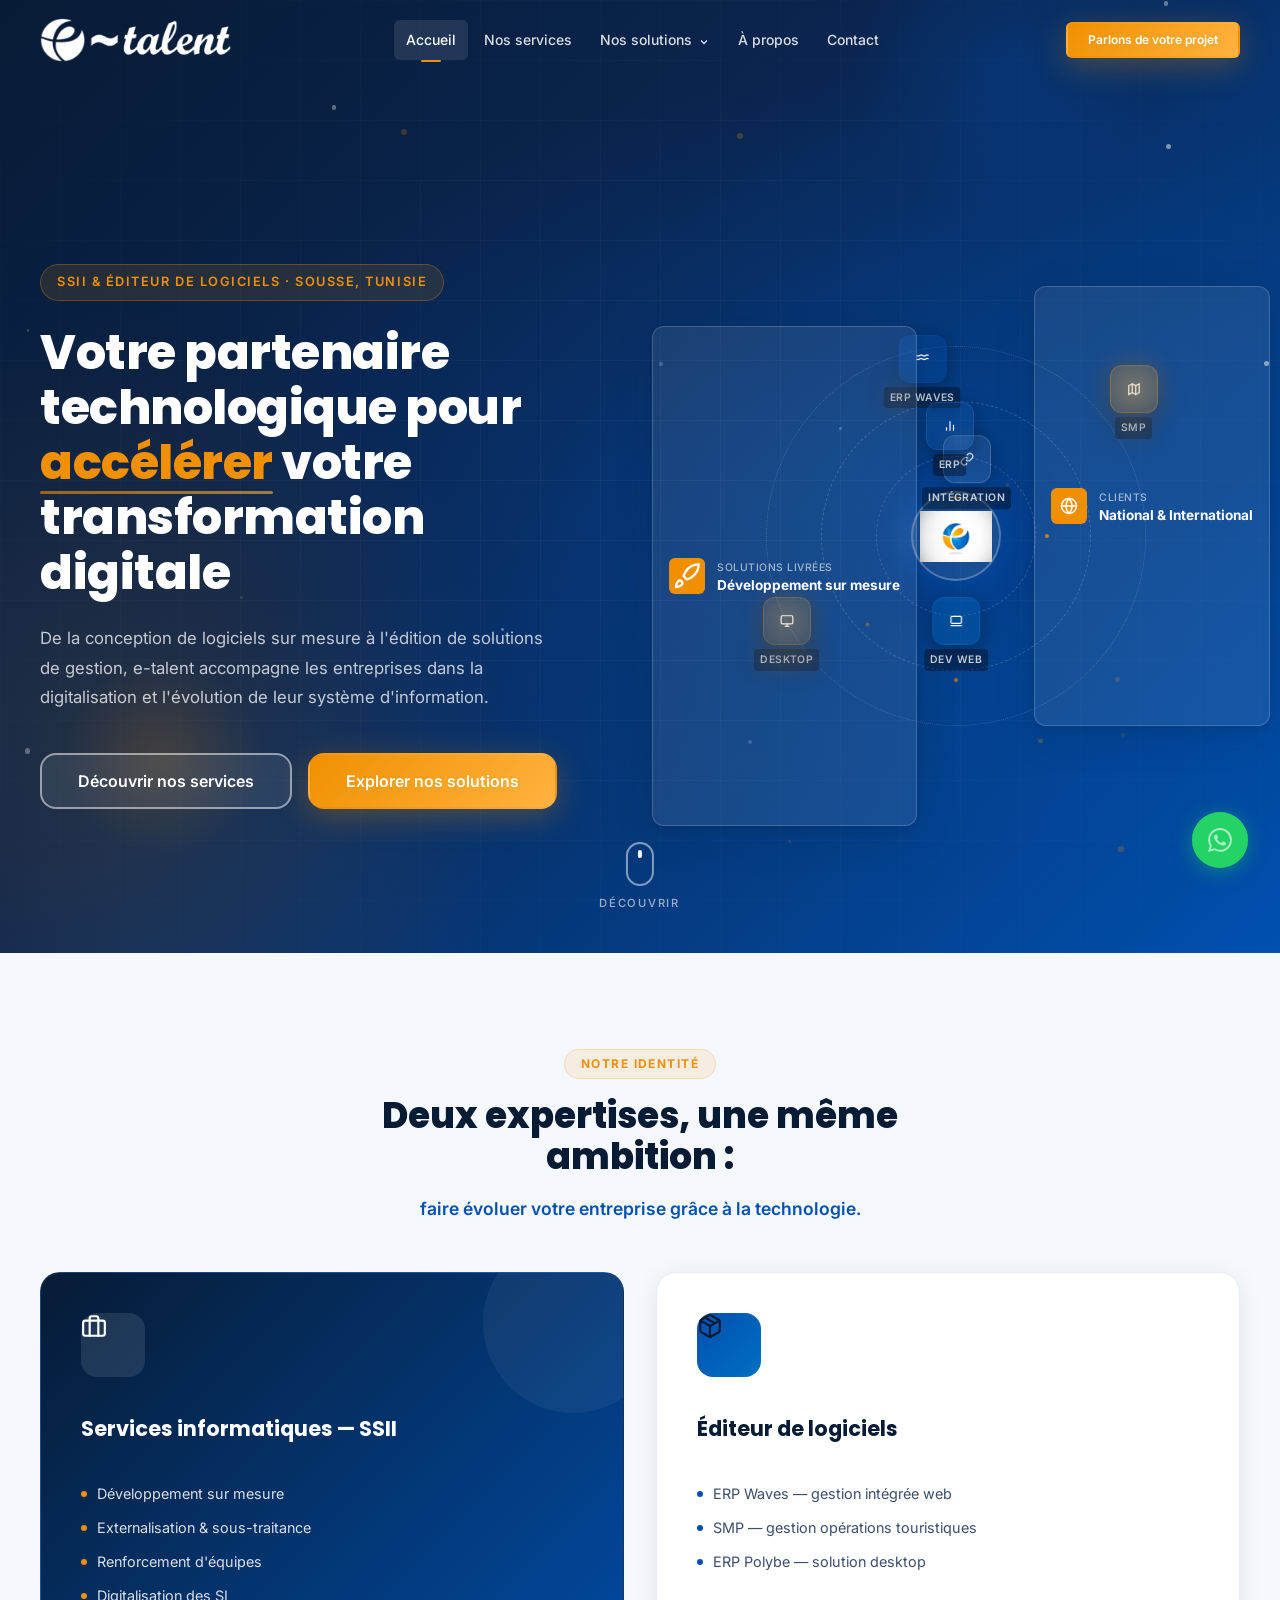
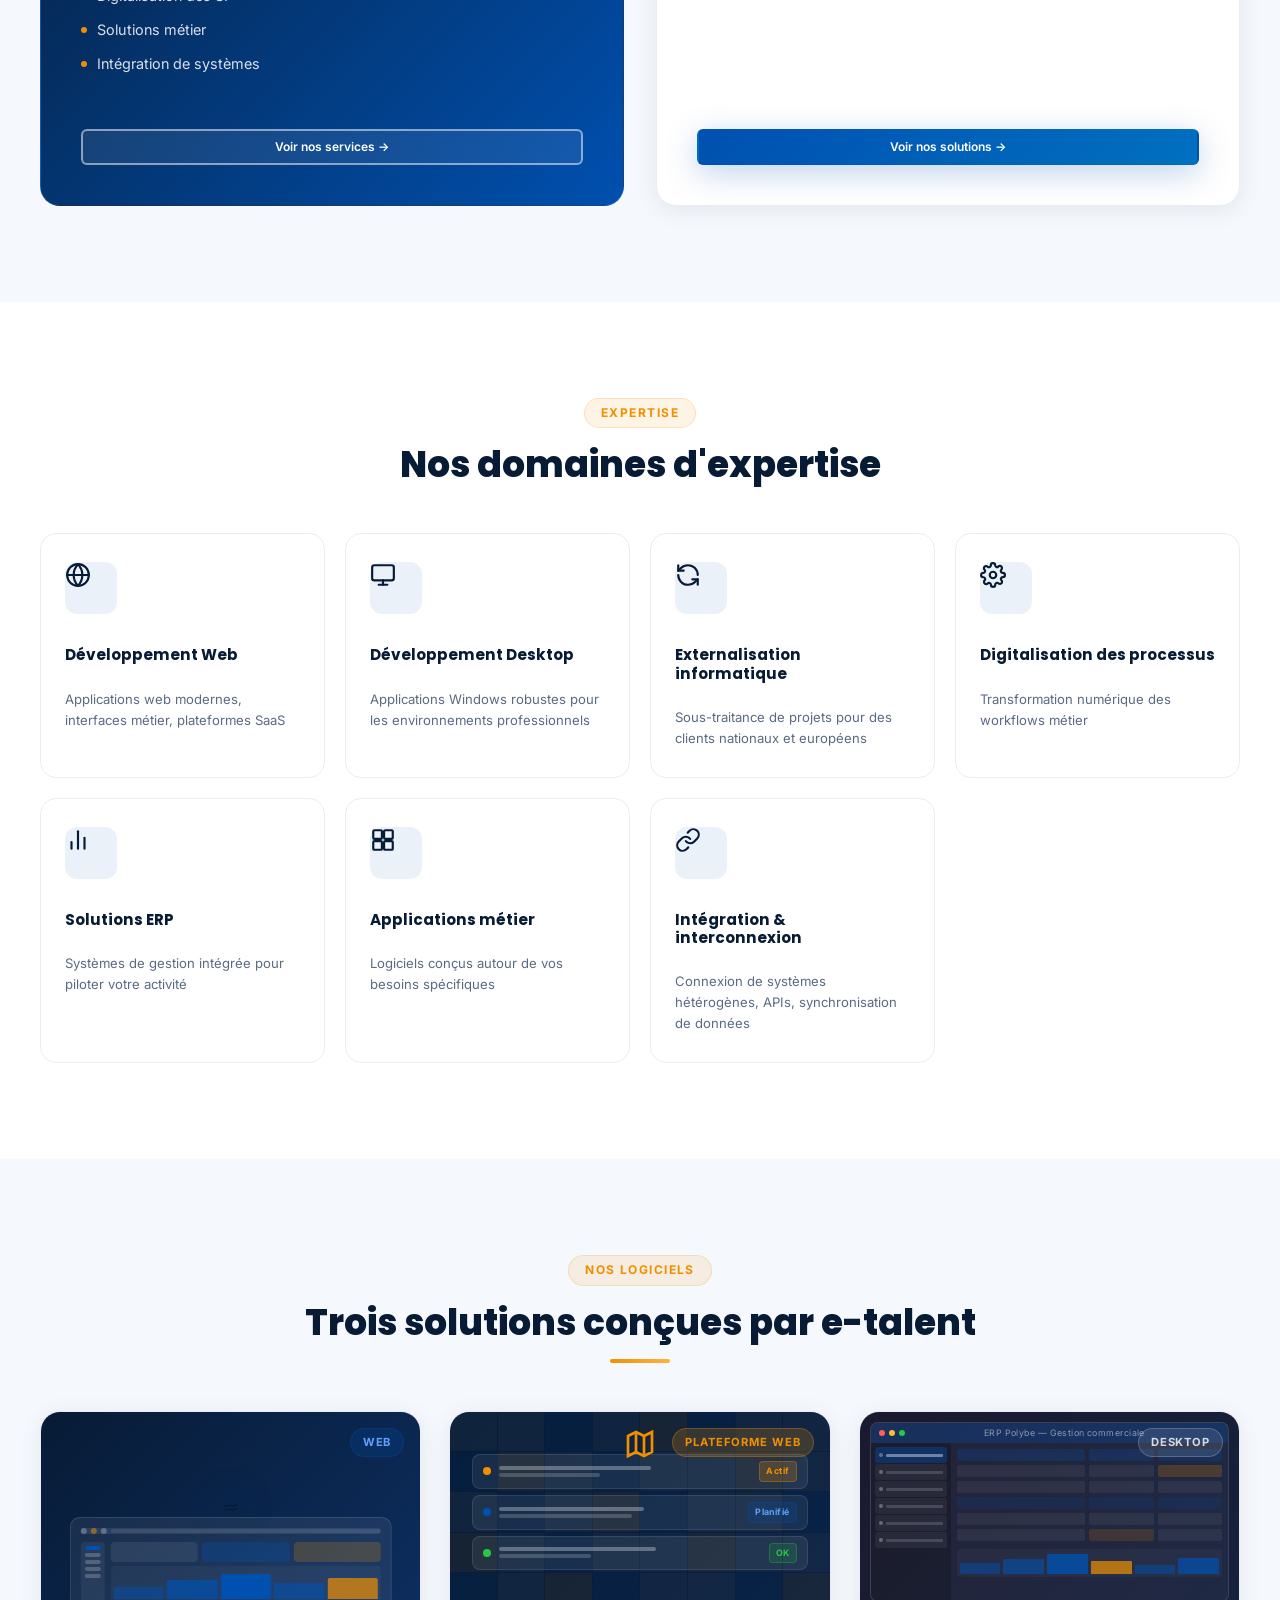
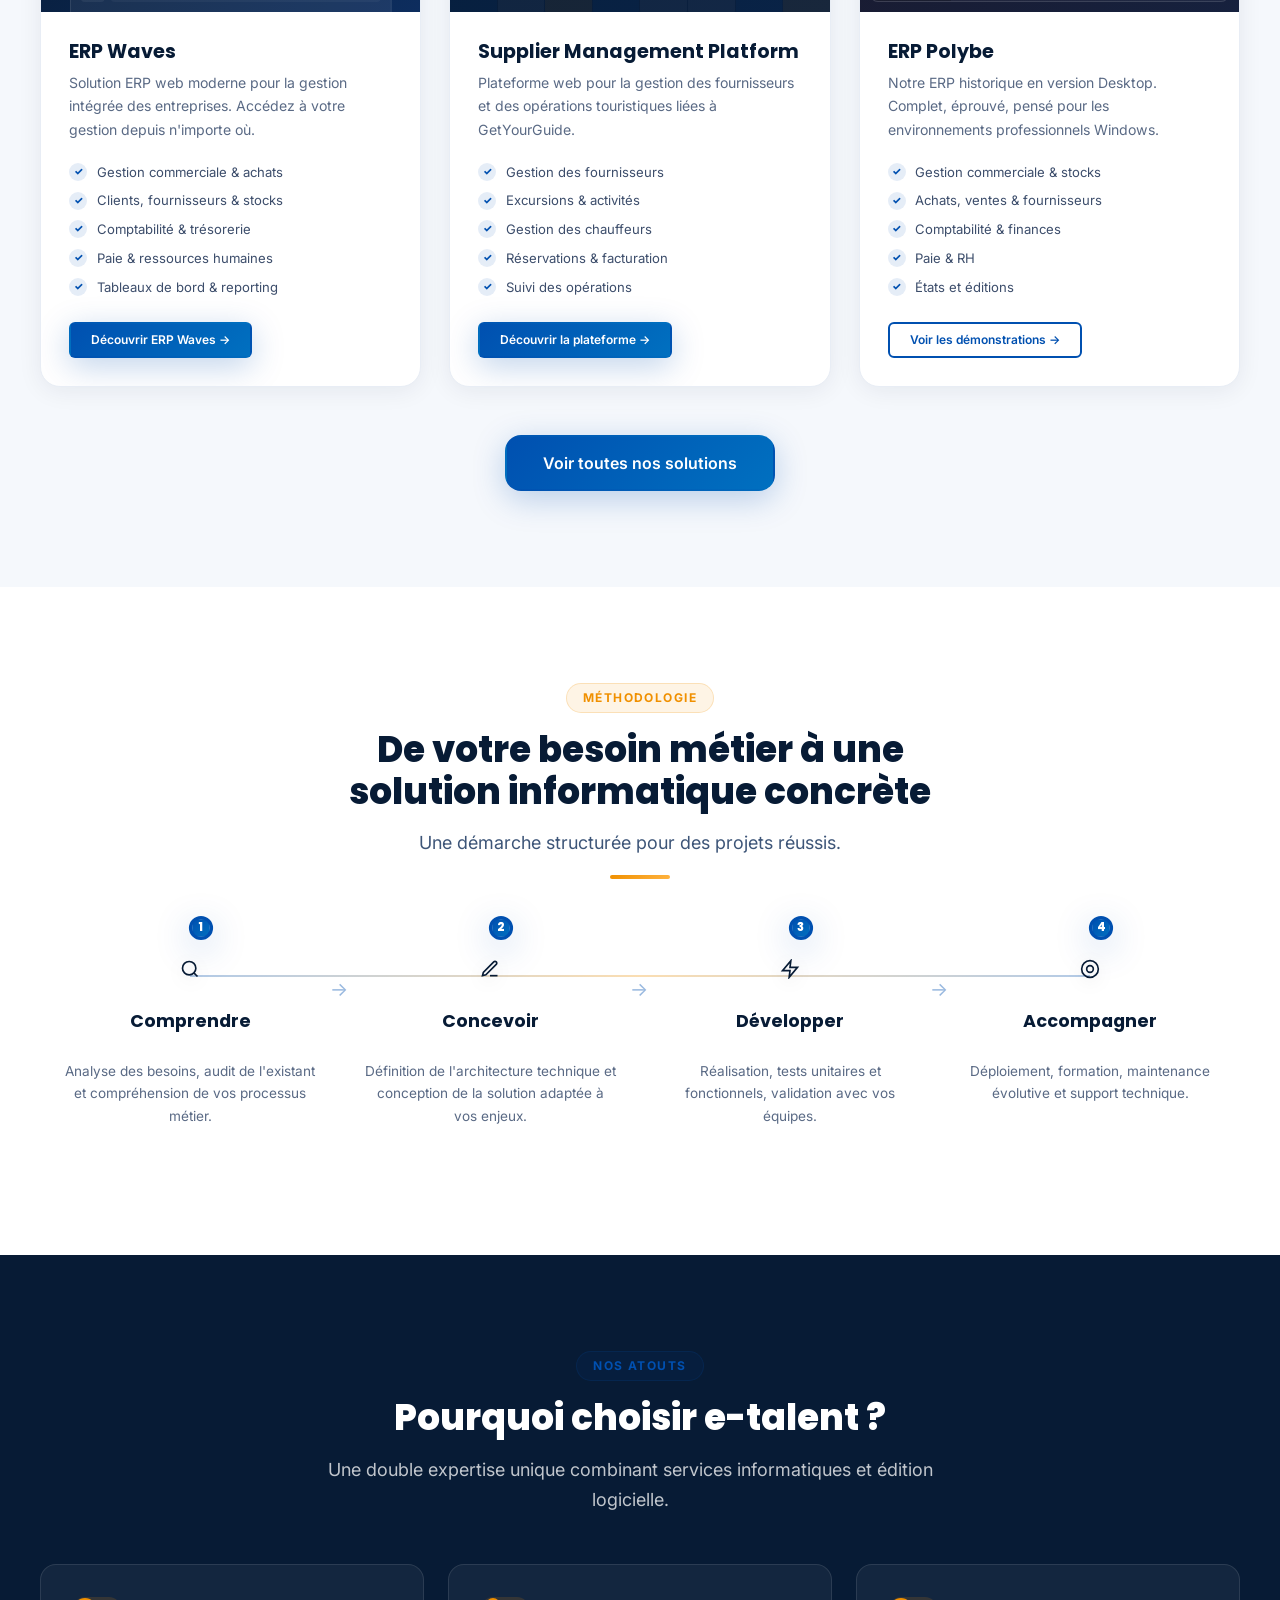
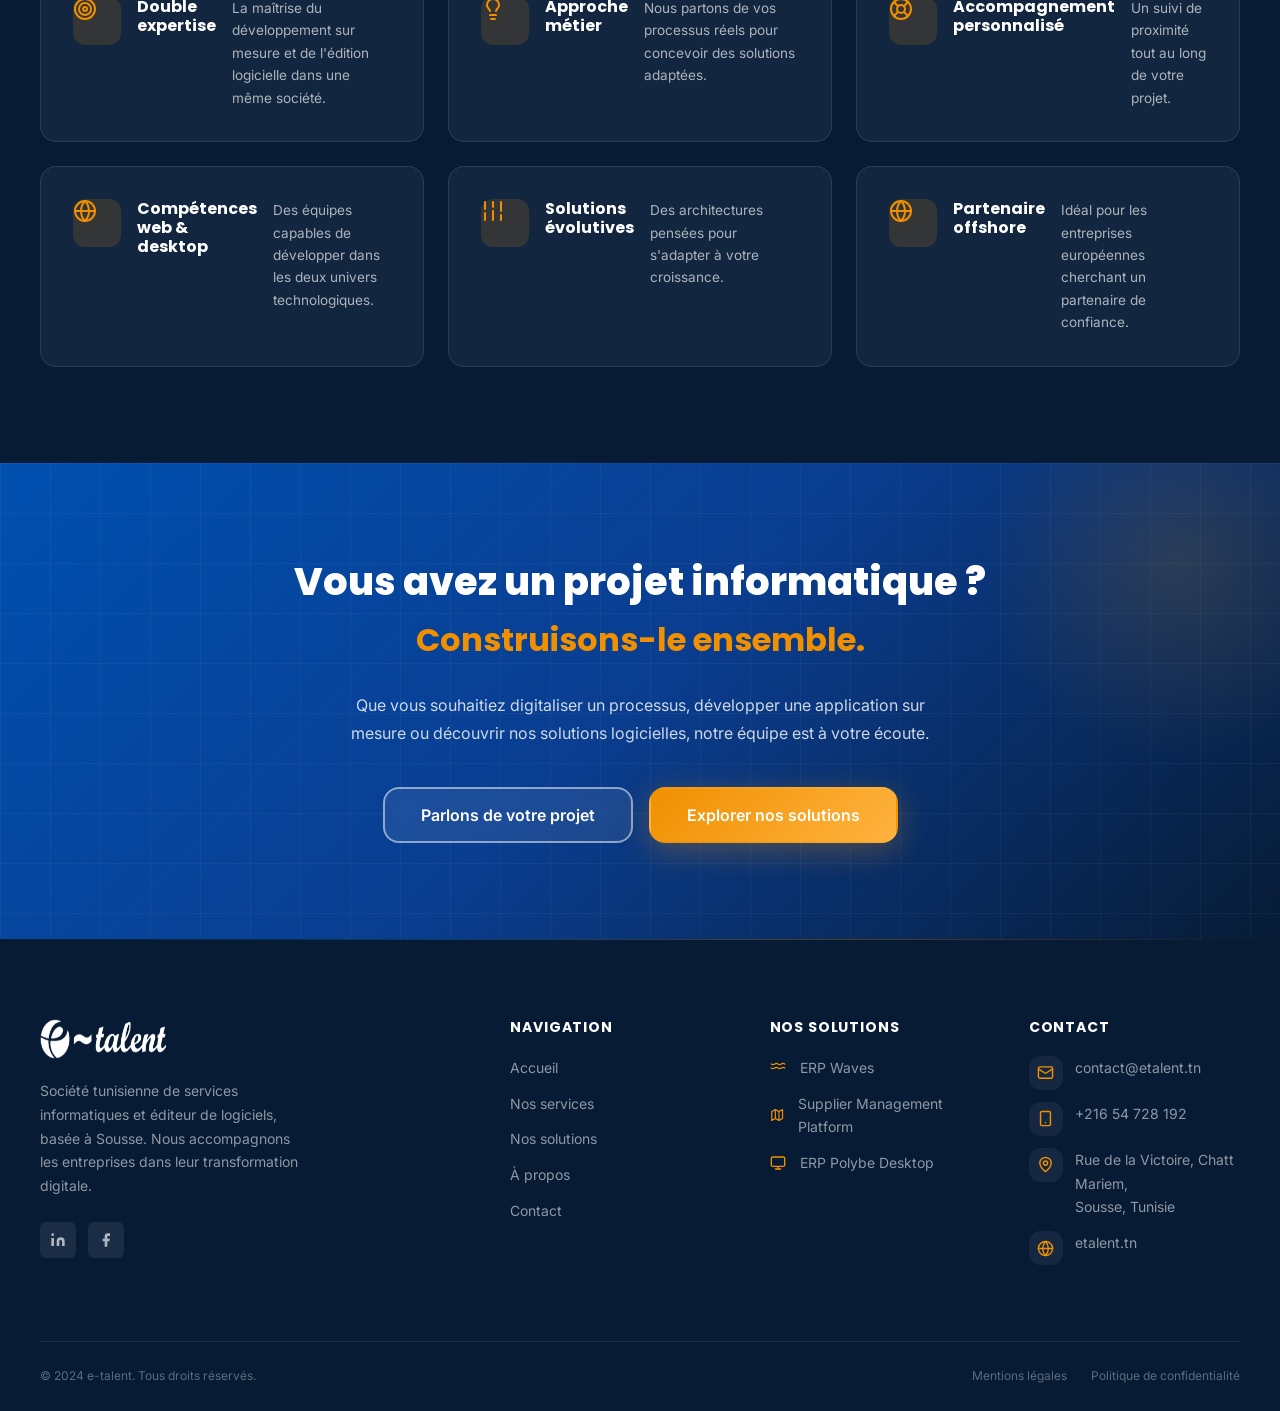
<file: index.html>
<!DOCTYPE html>
<html lang="fr">
<head>
  <meta charset="UTF-8">
  <meta name="viewport" content="width=device-width, initial-scale=1.0">
  <title>e-talent | Votre partenaire technologique en Tunisie — SSII &amp; Éditeur de logiciels</title>
  <meta name="description" content="e-talent accompagne les entreprises dans leur transformation digitale. Développement sur mesure, externalisation informatique et solutions de gestion ERP basés à Sousse, Tunisie.">

  <!-- Open Graph -->
  <meta property="og:title" content="e-talent | Votre partenaire technologique en Tunisie">
  <meta property="og:description" content="e-talent accompagne les entreprises dans leur transformation digitale. Développement sur mesure, externalisation informatique et solutions de gestion ERP basés à Sousse, Tunisie.">
  <meta property="og:type" content="website">
  <meta property="og:url" content="https://etalent.tn">
  <meta property="og:image" content="https://etalent.tn/assets/logos/logo-etalent.png">

  <!-- Canonical -->
  <link rel="canonical" href="https://etalent.tn">

  <!-- Favicon -->
  <link rel="icon" type="image/jpeg" href="assets/logos/logo-symbol.jpg">

  <!-- Google Fonts -->
  <link rel="preconnect" href="https://fonts.googleapis.com">
  <link rel="preconnect" href="https://fonts.gstatic.com" crossorigin>
  <link href="https://fonts.googleapis.com/css2?family=Inter:wght@300;400;500;600;700&family=Poppins:wght@400;500;600;700;800&display=swap" rel="stylesheet">

  <!-- CSS -->
  <link rel="stylesheet" href="css/style.css">
  <link rel="stylesheet" href="css/animations.css">
  <link rel="stylesheet" href="css/responsive.css">

  <style>
    /* =============================================
       HERO
    ============================================= */
    .hero {
      position: relative;
      min-height: 100vh;
      display: flex;
      flex-direction: column;
      justify-content: center;
      overflow: hidden;
      background: linear-gradient(135deg, #071B35 0%, #0a2550 40%, #0050B0 100%);
      color: #fff;
    }

    .hero__bg {
      position: absolute;
      inset: 0;
      pointer-events: none;
      z-index: 0;
    }

    .hero__mesh {
      position: absolute;
      inset: 0;
      background:
        radial-gradient(ellipse 80% 60% at 70% 50%, rgba(0,80,176,.35) 0%, transparent 70%),
        radial-gradient(ellipse 50% 80% at 10% 80%, rgba(240,144,0,.12) 0%, transparent 60%);
    }

    .hero__grid {
      position: absolute;
      inset: 0;
      background-image:
        linear-gradient(rgba(255,255,255,.04) 1px, transparent 1px),
        linear-gradient(90deg, rgba(255,255,255,.04) 1px, transparent 1px);
      background-size: 60px 60px;
    }

    .hero__particles {
      position: absolute;
      inset: 0;
      overflow: hidden;
    }

    .hero__particles::before,
    .hero__particles::after {
      content: '';
      position: absolute;
      border-radius: 50%;
      animation: float-particle 8s ease-in-out infinite;
    }

    .hero__particles::before {
      width: 300px;
      height: 300px;
      top: -80px;
      right: 10%;
      background: radial-gradient(circle, rgba(0,80,176,.25) 0%, transparent 70%);
    }

    .hero__particles::after {
      width: 200px;
      height: 200px;
      bottom: 10%;
      left: 5%;
      background: radial-gradient(circle, rgba(240,144,0,.15) 0%, transparent 70%);
      animation-delay: -4s;
      animation-duration: 10s;
    }

    @keyframes float-particle {
      0%, 100% { transform: translateY(0) scale(1); }
      50% { transform: translateY(-30px) scale(1.1); }
    }

    .hero .container {
      position: relative;
      z-index: 2;
      padding-top: 120px;
      padding-bottom: 80px;
    }

    .hero__content {
      display: grid;
      grid-template-columns: 1fr 1fr;
      gap: 4rem;
      align-items: center;
    }

    .hero__kicker {
      display: inline-flex;
      align-items: center;
      gap: .5rem;
      font-family: 'Inter', sans-serif;
      font-size: .8rem;
      font-weight: 600;
      letter-spacing: .12em;
      text-transform: uppercase;
      color: #F09000;
      background: rgba(240,144,0,.12);
      border: 1px solid rgba(240,144,0,.3);
      padding: .4rem 1rem;
      border-radius: 100px;
      margin-bottom: 1.5rem;
    }

    .hero__title {
      font-family: 'Poppins', sans-serif;
      font-size: clamp(2rem, 4vw, 3rem);
      font-weight: 800;
      line-height: 1.15;
      color: #fff;
      margin-bottom: 1.5rem;
    }

    .hero__title .highlight {
      color: #F09000;
      position: relative;
    }

    .hero__title .highlight::after {
      content: '';
      position: absolute;
      bottom: 2px;
      left: 0;
      right: 0;
      height: 3px;
      background: linear-gradient(90deg, #F09000, #ffb340);
      border-radius: 2px;
      opacity: .6;
    }

    .hero__subtitle {
      font-size: 1.05rem;
      line-height: 1.75;
      color: rgba(255,255,255,.75);
      margin-bottom: 2.5rem;
      max-width: 520px;
    }

    .hero__cta-anim .btn-group {
      display: flex;
      flex-wrap: wrap;
      gap: 1rem;
    }

    /* Hero animations */
    .hero__kicker-anim  { animation: fade-up .6s ease both; animation-delay: .1s; }
    .hero__title-anim   { animation: fade-up .6s ease both; animation-delay: .25s; }
    .hero__subtitle-anim{ animation: fade-up .6s ease both; animation-delay: .4s; }
    .hero__cta-anim     { animation: fade-up .6s ease both; animation-delay: .55s; }
    .hero__visual-anim  { animation: fade-in .9s ease both; animation-delay: .3s; }

    @keyframes fade-up {
      from { opacity: 0; transform: translateY(28px); }
      to   { opacity: 1; transform: translateY(0); }
    }

    @keyframes fade-in {
      from { opacity: 0; }
      to   { opacity: 1; }
    }

    /* ---- Ecosystem visual ---- */
    .hero__visual {
      position: relative;
      display: flex;
      align-items: center;
      justify-content: center;
    }

    .hero-ecosystem {
      position: relative;
      width: 420px;
      height: 420px;
      flex-shrink: 0;
    }

    .hero-orbit {
      position: absolute;
      top: 50%;
      left: 50%;
      transform: translate(-50%, -50%);
      border-radius: 50%;
      border: 1px dashed rgba(255,255,255,.18);
      animation: orbit-spin linear infinite;
    }

    .hero-orbit--1 { width: 160px; height: 160px; animation-duration: 20s; }
    .hero-orbit--2 { width: 270px; height: 270px; animation-duration: 30s; animation-direction: reverse; }
    .hero-orbit--3 { width: 380px; height: 380px; animation-duration: 45s; border-style: dotted; }

    @keyframes orbit-spin {
      from { transform: translate(-50%, -50%) rotate(0deg); }
      to   { transform: translate(-50%, -50%) rotate(360deg); }
    }

    .hero-core {
      position: absolute;
      top: 50%;
      left: 50%;
      transform: translate(-50%, -50%);
      width: 90px;
      height: 90px;
      border-radius: 50%;
      background: rgba(255,255,255,.08);
      border: 2px solid rgba(255,255,255,.25);
      display: flex;
      align-items: center;
      justify-content: center;
      box-shadow: 0 0 40px rgba(0,80,176,.6), 0 0 80px rgba(0,80,176,.3);
      z-index: 2;
      backdrop-filter: blur(8px);
      animation: core-pulse 3s ease-in-out infinite;
    }

    @keyframes core-pulse {
      0%, 100% { box-shadow: 0 0 40px rgba(0,80,176,.6), 0 0 80px rgba(0,80,176,.3); }
      50% { box-shadow: 0 0 60px rgba(0,80,176,.9), 0 0 120px rgba(0,80,176,.5); }
    }

    .hero-node {
      position: absolute;
      display: flex;
      flex-direction: column;
      align-items: center;
      gap: 4px;
      z-index: 3;
      animation: node-float ease-in-out infinite;
    }

    .hero-node__dot {
      width: 48px;
      height: 48px;
      border-radius: 12px;
      background: rgba(255,255,255,.1);
      border: 1px solid rgba(255,255,255,.25);
      backdrop-filter: blur(8px);
      display: flex;
      align-items: center;
      justify-content: center;
      font-size: 1.3rem;
      transition: transform .3s;
      cursor: default;
    }

    .hero-node:hover .hero-node__dot {
      transform: scale(1.15);
      background: rgba(0,80,176,.5);
      border-color: rgba(0,80,176,.8);
    }

    .hero-node__label {
      font-size: .65rem;
      font-weight: 600;
      color: rgba(255,255,255,.8);
      white-space: nowrap;
      letter-spacing: .04em;
      background: rgba(0,0,0,.35);
      padding: 2px 6px;
      border-radius: 4px;
    }

    /* Node positions */
    .hero-node--erp   { top: 2%;  left: 42%;   animation-duration: 4.5s; animation-delay: 0s; }
    .hero-node--smp   { top: 18%; right: 2%;   animation-duration: 5s;   animation-delay: .5s; }
    .hero-node--dev   { bottom: 18%; right: 2%; animation-duration: 4s;   animation-delay: 1s; }
    .hero-node--cloud { bottom: 2%; left: 42%;  animation-duration: 5.5s; animation-delay: .3s; }
    .hero-node--bi    { top: 18%; left: 2%;     animation-duration: 4.8s; animation-delay: .8s; }
    .hero-node--api   { bottom: 18%; left: 2%;  animation-duration: 4.2s; animation-delay: .2s; }

    @keyframes node-float {
      0%, 100% { transform: translateY(0); }
      50% { transform: translateY(-8px); }
    }

    /* Stat cards */
    .hero-stat {
      position: absolute;
      display: flex;
      align-items: center;
      gap: .75rem;
      background: rgba(255,255,255,.08);
      border: 1px solid rgba(255,255,255,.18);
      backdrop-filter: blur(12px);
      border-radius: 12px;
      padding: .75rem 1rem;
      z-index: 10;
      animation: fade-up .6s ease both, stat-float ease-in-out infinite;
    }

    .hero-stat--1 {
      bottom: -20px;
      left: -20px;
      animation-delay: .8s, 1.5s;
      animation-duration: .6s, 5s;
    }

    .hero-stat--2 {
      top: 20px;
      right: -30px;
      animation-delay: 1s, 1.5s;
      animation-duration: .6s, 6s;
    }

    @keyframes stat-float {
      0%, 100% { transform: translateY(0); }
      50% { transform: translateY(-6px); }
    }

    .hero-stat__icon {
      font-size: 1.5rem;
      flex-shrink: 0;
    }

    .hero-stat__label {
      display: block;
      font-size: .65rem;
      color: rgba(255,255,255,.6);
      font-weight: 500;
      letter-spacing: .05em;
      text-transform: uppercase;
    }

    .hero-stat__value {
      display: block;
      font-size: .85rem;
      font-weight: 700;
      color: #fff;
    }

    /* Scroll indicator */
    .scroll-indicator {
      display: flex;
      flex-direction: column;
      align-items: center;
      gap: .5rem;
      cursor: pointer;
      opacity: .7;
      transition: opacity .3s;
      animation: fade-in 1s ease both .9s;
    }

    .scroll-indicator:hover { opacity: 1; }

    .scroll-indicator__icon {
      width: 28px;
      height: 44px;
      border: 2px solid rgba(255,255,255,.5);
      border-radius: 14px;
      display: flex;
      justify-content: center;
      padding-top: 6px;
    }

    .scroll-indicator__dot {
      width: 4px;
      height: 8px;
      background: #fff;
      border-radius: 2px;
      animation: scroll-bounce 2s ease infinite;
    }

    @keyframes scroll-bounce {
      0%, 100% { transform: translateY(0); opacity: 1; }
      80% { transform: translateY(14px); opacity: 0; }
    }

    .scroll-indicator__text {
      font-size: .7rem;
      letter-spacing: .15em;
      text-transform: uppercase;
      color: rgba(255,255,255,.6);
      font-weight: 500;
    }

    /* =============================================
       OVERVIEW CARDS
    ============================================= */
    .overview-cards {
      display: grid;
      grid-template-columns: 1fr 1fr;
      gap: 2rem;
      margin-top: 3rem;
    }

    .overview-card {
      border-radius: 20px;
      padding: 2.5rem;
      position: relative;
      overflow: hidden;
      transition: transform .3s, box-shadow .3s;
    }

    .overview-card:hover {
      transform: translateY(-6px);
    }

    .overview-card--blue {
      background: linear-gradient(135deg, #071B35 0%, #0050B0 100%);
      color: #fff;
    }

    .overview-card--blue::before {
      content: '';
      position: absolute;
      top: -40px;
      right: -40px;
      width: 180px;
      height: 180px;
      border-radius: 50%;
      background: rgba(255,255,255,.05);
    }

    .overview-card--light {
      background: #fff;
      border: 1px solid #e8edf5;
      box-shadow: 0 4px 24px rgba(7,27,53,.08);
    }

    .overview-card__icon {
      font-size: 2.5rem;
      margin-bottom: 1.25rem;
      display: block;
    }

    .overview-card__title {
      font-family: 'Poppins', sans-serif;
      font-size: 1.3rem;
      font-weight: 700;
      margin-bottom: 1.25rem;
    }

    .overview-card--blue .overview-card__title { color: #fff; }
    .overview-card--light .overview-card__title { color: #071B35; }

    .overview-card__list {
      list-style: none;
      padding: 0;
      margin: 0 0 2rem;
      display: flex;
      flex-direction: column;
      gap: .6rem;
    }

    .overview-card__list li {
      display: flex;
      align-items: center;
      gap: .6rem;
      font-size: .9rem;
    }

    .overview-card--blue .overview-card__list li { color: rgba(255,255,255,.85); }
    .overview-card--light .overview-card__list li { color: #3c4d6b; }

    .overview-card__list li::before {
      content: '';
      width: 6px;
      height: 6px;
      border-radius: 50%;
      flex-shrink: 0;
    }

    .overview-card--blue .overview-card__list li::before { background: #F09000; }
    .overview-card--light .overview-card__list li::before { background: #0050B0; }

    /* =============================================
       EXPERTISE GRID
    ============================================= */
    .expertise-grid {
      display: grid;
      grid-template-columns: repeat(4, 1fr);
      gap: 1.25rem;
      margin-top: 3rem;
    }

    .expertise-item {
      background: #fff;
      border: 1px solid #e8edf5;
      border-radius: 16px;
      padding: 1.75rem 1.5rem;
      transition: transform .3s, box-shadow .3s, border-color .3s;
      position: relative;
      overflow: hidden;
    }

    .expertise-item::before {
      content: '';
      position: absolute;
      top: 0;
      left: 0;
      right: 0;
      height: 3px;
      background: linear-gradient(90deg, #0050B0, #F09000);
      transform: scaleX(0);
      transform-origin: left;
      transition: transform .4s ease;
    }

    .expertise-item:hover {
      transform: translateY(-5px);
      box-shadow: 0 12px 32px rgba(0,80,176,.12);
      border-color: rgba(0,80,176,.2);
    }

    .expertise-item:hover::before {
      transform: scaleX(1);
    }

    .expertise-item__icon {
      font-size: 2rem;
      margin-bottom: 1rem;
      display: block;
    }

    .expertise-item__title {
      font-family: 'Poppins', sans-serif;
      font-size: .95rem;
      font-weight: 700;
      color: #071B35;
      margin-bottom: .5rem;
    }

    .expertise-item__desc {
      font-size: .82rem;
      color: #5a6a85;
      line-height: 1.6;
    }

    /* =============================================
       PRODUCT CARDS
    ============================================= */
    .product-card {
      background: #fff;
      border: 1px solid #e8edf5;
      border-radius: 20px;
      overflow: hidden;
      box-shadow: 0 4px 24px rgba(7,27,53,.07);
      transition: transform .3s, box-shadow .3s;
      display: flex;
      flex-direction: column;
    }

    .product-card:hover {
      transform: translateY(-8px);
      box-shadow: 0 20px 50px rgba(7,27,53,.15);
    }

    .product-card__visual {
      height: 200px;
      position: relative;
      overflow: hidden;
      flex-shrink: 0;
    }

    /* ERP Waves Visual */
    .pc-visual--waves {
      background: linear-gradient(135deg, #071B35 0%, #0d2d5e 100%);
      display: flex;
      align-items: center;
      justify-content: center;
      flex-direction: column;
      gap: 1rem;
    }

    .pc-visual--waves .mock-ui {
      width: 85%;
      position: absolute;
      bottom: 0;
      left: 50%;
      transform: translateX(-50%);
    }

    .pc-mockup {
      background: rgba(255,255,255,.07);
      border-radius: 10px 10px 0 0;
      border: 1px solid rgba(255,255,255,.12);
      border-bottom: none;
      padding: 10px;
      width: 85%;
      position: absolute;
      bottom: 0;
      left: 50%;
      transform: translateX(-50%);
    }

    .pc-mockup__bar {
      height: 6px;
      background: rgba(255,255,255,.08);
      border-radius: 3px;
      margin-bottom: 8px;
      display: flex;
      gap: 4px;
      align-items: center;
    }

    .pc-mockup__bar span {
      width: 6px;
      height: 6px;
      border-radius: 50%;
      background: rgba(255,255,255,.25);
      flex-shrink: 0;
    }

    .pc-mockup__bar span:nth-child(2) { background: rgba(240,144,0,.5); }

    .pc-mockup__content {
      display: flex;
      gap: 6px;
      height: 60px;
    }

    .pc-mockup__sidebar {
      width: 24px;
      background: rgba(255,255,255,.06);
      border-radius: 4px;
      display: flex;
      flex-direction: column;
      gap: 3px;
      padding: 4px;
    }

    .pc-mockup__sidebar span {
      display: block;
      height: 4px;
      background: rgba(255,255,255,.2);
      border-radius: 2px;
    }

    .pc-mockup__sidebar span.active {
      background: #0050B0;
    }

    .pc-mockup__main {
      flex: 1;
      display: flex;
      flex-direction: column;
      gap: 4px;
    }

    .pc-mockup__cards {
      display: flex;
      gap: 4px;
    }

    .pc-mockup__mini-card {
      flex: 1;
      height: 20px;
      border-radius: 4px;
      background: rgba(255,255,255,.08);
    }

    .pc-mockup__mini-card:nth-child(2) { background: rgba(0,80,176,.3); }
    .pc-mockup__mini-card:nth-child(3) { background: rgba(240,144,0,.2); }

    .pc-mockup__chart {
      flex: 1;
      display: flex;
      align-items: flex-end;
      gap: 3px;
      padding: 3px;
      background: rgba(255,255,255,.04);
      border-radius: 4px;
    }

    .pc-mockup__bar-item {
      flex: 1;
      border-radius: 2px 2px 0 0;
      background: rgba(0,80,176,.5);
    }

    .pc-mockup__bar-item:nth-child(2) { background: rgba(0,80,176,.7); }
    .pc-mockup__bar-item:nth-child(3) { background: #0050B0; }
    .pc-mockup__bar-item:nth-child(4) { background: rgba(0,80,176,.6); }
    .pc-mockup__bar-item:nth-child(5) { background: rgba(240,144,0,.7); }

    .pc-visual--waves .product-icon {
      font-size: 3rem;
      position: absolute;
      top: 50%;
      left: 50%;
      transform: translate(-50%, -65%);
      filter: drop-shadow(0 0 20px rgba(0,80,176,.8));
      animation: icon-pulse 3s ease-in-out infinite;
    }

    @keyframes icon-pulse {
      0%, 100% { filter: drop-shadow(0 0 20px rgba(0,80,176,.8)); }
      50% { filter: drop-shadow(0 0 35px rgba(0,80,176,1)); }
    }

    /* SMP Visual */
    .pc-visual--smp {
      background: linear-gradient(135deg, #071B35 0%, #0a2040 100%);
      display: flex;
      align-items: center;
      justify-content: center;
      position: relative;
      overflow: hidden;
    }

    .smp-map-bg {
      position: absolute;
      inset: 0;
      display: grid;
      grid-template-columns: repeat(8, 1fr);
      grid-template-rows: repeat(5, 1fr);
      gap: 1px;
      opacity: .12;
    }

    .smp-map-bg span {
      background: rgba(255,255,255,.3);
      border-radius: 1px;
    }

    .smp-map-bg span:nth-child(3n) { background: rgba(0,80,176,.5); }
    .smp-map-bg span:nth-child(5n) { background: rgba(240,144,0,.5); }

    .smp-cards-stack {
      position: absolute;
      inset: 10px;
      display: flex;
      flex-direction: column;
      gap: 6px;
      justify-content: center;
      padding: 12px;
    }

    .smp-card-row {
      display: flex;
      align-items: center;
      gap: 8px;
      background: rgba(255,255,255,.07);
      border: 1px solid rgba(255,255,255,.1);
      border-radius: 8px;
      padding: 6px 10px;
    }

    .smp-card-row__dot {
      width: 8px;
      height: 8px;
      border-radius: 50%;
      flex-shrink: 0;
    }

    .smp-card-row__lines {
      flex: 1;
      display: flex;
      flex-direction: column;
      gap: 3px;
    }

    .smp-card-row__line {
      height: 4px;
      background: rgba(255,255,255,.18);
      border-radius: 2px;
    }

    .smp-card-row__line:first-child { width: 60%; background: rgba(255,255,255,.3); }

    .smp-card-row__badge {
      font-size: .55rem;
      padding: 2px 6px;
      border-radius: 4px;
      font-weight: 700;
      letter-spacing: .05em;
    }

    /* ERP Polybe Visual */
    .pc-visual--polybe {
      background: linear-gradient(135deg, #1a1a2e 0%, #16213e 100%);
      display: flex;
      align-items: center;
      justify-content: center;
      position: relative;
      overflow: hidden;
    }

    .polybe-window {
      position: absolute;
      inset: 10px;
      border-radius: 8px;
      background: rgba(255,255,255,.04);
      border: 1px solid rgba(255,255,255,.12);
      overflow: hidden;
    }

    .polybe-titlebar {
      height: 20px;
      background: rgba(0,80,176,.3);
      display: flex;
      align-items: center;
      padding: 0 8px;
      gap: 4px;
    }

    .polybe-titlebar span {
      width: 6px;
      height: 6px;
      border-radius: 50%;
    }

    .polybe-titlebar span:nth-child(1) { background: #ff5f57; }
    .polybe-titlebar span:nth-child(2) { background: #febc2e; }
    .polybe-titlebar span:nth-child(3) { background: #28c840; }

    .polybe-titlebar__text {
      flex: 1;
      text-align: center;
      font-size: .55rem;
      color: rgba(255,255,255,.5);
      letter-spacing: .05em;
    }

    .polybe-body {
      display: flex;
      height: calc(100% - 20px);
    }

    .polybe-menu {
      width: 80px;
      background: rgba(0,0,0,.2);
      display: flex;
      flex-direction: column;
      gap: 1px;
      padding: 4px;
    }

    .polybe-menu-item {
      height: 16px;
      background: rgba(255,255,255,.06);
      border-radius: 3px;
      display: flex;
      align-items: center;
      padding: 0 4px;
      gap: 3px;
    }

    .polybe-menu-item.active {
      background: rgba(0,80,176,.4);
    }

    .polybe-menu-item span {
      width: 4px;
      height: 4px;
      border-radius: 50%;
      background: rgba(255,255,255,.3);
      flex-shrink: 0;
    }

    .polybe-menu-item .line {
      width: 100%;
      height: 3px;
      background: rgba(255,255,255,.15);
      border-radius: 1px;
    }

    .polybe-menu-item.active .line {
      background: rgba(255,255,255,.4);
    }

    .polybe-content {
      flex: 1;
      padding: 6px;
      display: flex;
      flex-direction: column;
      gap: 4px;
    }

    .polybe-row {
      display: flex;
      gap: 4px;
    }

    .polybe-cell {
      flex: 1;
      height: 12px;
      background: rgba(255,255,255,.06);
      border-radius: 2px;
    }

    .polybe-cell.header {
      background: rgba(0,80,176,.25);
    }

    /* Product card body */
    .product-card__body {
      padding: 1.75rem;
      flex: 1;
      display: flex;
      flex-direction: column;
    }

    .product-card__badge {
      display: inline-flex;
      align-items: center;
      font-size: .7rem;
      font-weight: 700;
      letter-spacing: .08em;
      text-transform: uppercase;
      padding: .25rem .75rem;
      border-radius: 100px;
      position: absolute;
      top: 1rem;
      right: 1rem;
      z-index: 2;
    }

    .badge--web   { background: rgba(0,80,176,.2); color: #60a0ff; border: 1px solid rgba(0,80,176,.3); }
    .badge--platform { background: rgba(240,144,0,.2); color: #F09000; border: 1px solid rgba(240,144,0,.3); }
    .badge--desktop { background: rgba(255,255,255,.1); color: rgba(255,255,255,.8); border: 1px solid rgba(255,255,255,.2); }

    .product-card__name {
      font-family: 'Poppins', sans-serif;
      font-size: 1.2rem;
      font-weight: 700;
      color: #071B35;
      margin-bottom: .5rem;
    }

    .product-card__desc {
      font-size: .88rem;
      color: #5a6a85;
      line-height: 1.65;
      margin-bottom: 1.25rem;
    }

    .product-card__features {
      list-style: none;
      padding: 0;
      margin: 0 0 1.5rem;
      display: flex;
      flex-direction: column;
      gap: .4rem;
      flex: 1;
    }

    .product-card__features li {
      display: flex;
      align-items: center;
      gap: .6rem;
      font-size: .82rem;
      color: #3c4d6b;
    }

    .product-card__features li::before {
      content: '✓';
      display: inline-flex;
      align-items: center;
      justify-content: center;
      width: 18px;
      height: 18px;
      border-radius: 50%;
      background: rgba(0,80,176,.1);
      color: #0050B0;
      font-size: .65rem;
      font-weight: 800;
      flex-shrink: 0;
    }

    /* =============================================
       PROCESS STEPS
    ============================================= */
    .process-steps {
      display: grid;
      grid-template-columns: repeat(4, 1fr);
      gap: 0;
      margin-top: 3rem;
      position: relative;
    }

    .process-steps::before {
      content: '';
      position: absolute;
      top: 48px;
      left: 12.5%;
      right: 12.5%;
      height: 2px;
      background: linear-gradient(90deg, #0050B0, #F09000, #0050B0);
      opacity: .3;
    }

    .process-step {
      padding: 2rem 1.5rem;
      text-align: center;
      position: relative;
    }

    .process-step__num {
      position: absolute;
      top: -10px;
      left: 50%;
      transform: translateX(-50%);
      width: 22px;
      height: 22px;
      border-radius: 50%;
      background: #F09000;
      color: #fff;
      font-size: .65rem;
      font-weight: 800;
      display: flex;
      align-items: center;
      justify-content: center;
    }

    .process-step__icon {
      font-size: 2.5rem;
      display: block;
      margin-bottom: 1rem;
      filter: drop-shadow(0 4px 8px rgba(0,0,0,.1));
    }

    .process-step__title {
      font-family: 'Poppins', sans-serif;
      font-size: 1.1rem;
      font-weight: 700;
      color: #071B35;
      margin-bottom: .75rem;
    }

    .process-step__desc {
      font-size: .85rem;
      color: #5a6a85;
      line-height: 1.65;
    }

    .process-step::after {
      content: '→';
      position: absolute;
      top: 46px;
      right: -8px;
      font-size: 1.2rem;
      color: #0050B0;
      opacity: .4;
    }

    .process-step:last-child::after { display: none; }

    /* =============================================
       WHY GRID
    ============================================= */
    .why-grid {
      display: grid;
      grid-template-columns: repeat(3, 1fr);
      gap: 1.5rem;
      margin-top: 3rem;
    }

    .why-item {
      background: rgba(255,255,255,.05);
      border: 1px solid rgba(255,255,255,.1);
      border-radius: 16px;
      padding: 2rem;
      transition: transform .3s, background .3s;
    }

    .why-item:hover {
      transform: translateY(-4px);
      background: rgba(255,255,255,.08);
    }

    .why-item__icon {
      font-size: 2rem;
      display: block;
      margin-bottom: 1rem;
    }

    .why-item__title {
      font-family: 'Poppins', sans-serif;
      font-size: 1rem;
      font-weight: 700;
      color: #fff;
      margin-bottom: .6rem;
    }

    .why-item__desc {
      font-size: .85rem;
      color: rgba(255,255,255,.65);
      line-height: 1.65;
    }

    /* =============================================
       CTA SECTION
    ============================================= */
    .cta-section {
      position: relative;
      background: linear-gradient(135deg, #0050B0 0%, #0a3d8f 50%, #071B35 100%);
      text-align: center;
      padding: 6rem 0;
      overflow: hidden;
    }

    .cta-section::before {
      content: '';
      position: absolute;
      inset: 0;
      background-image:
        linear-gradient(rgba(255,255,255,.04) 1px, transparent 1px),
        linear-gradient(90deg, rgba(255,255,255,.04) 1px, transparent 1px);
      background-size: 50px 50px;
    }

    .cta-section::after {
      content: '';
      position: absolute;
      top: -100px;
      right: -100px;
      width: 400px;
      height: 400px;
      border-radius: 50%;
      background: radial-gradient(circle, rgba(240,144,0,.15) 0%, transparent 70%);
    }

    .cta-section .container {
      position: relative;
      z-index: 2;
    }

    .cta-section__title {
      font-family: 'Poppins', sans-serif;
      font-size: clamp(1.75rem, 3vw, 2.5rem);
      font-weight: 800;
      color: #fff;
      margin-bottom: .5rem;
    }

    .cta-section__accent {
      font-family: 'Poppins', sans-serif;
      font-size: clamp(1.5rem, 2.5vw, 2rem);
      font-weight: 700;
      color: #F09000;
      display: block;
      margin-bottom: 1.5rem;
    }

    .cta-section__text {
      max-width: 580px;
      margin: 0 auto 2.5rem;
      font-size: 1rem;
      line-height: 1.75;
      color: rgba(255,255,255,.8);
    }

    .cta-section .btn-group {
      display: flex;
      flex-wrap: wrap;
      gap: 1rem;
      justify-content: center;
    }

    /* =============================================
       SECTION SPACING
    ============================================= */
    .section--hero-padding {
      padding: 6rem 0;
    }

    .section-intro {
      text-align: center;
      max-width: 680px;
      margin: 0 auto;
    }

    /* =============================================
       RESPONSIVE
    ============================================= */
    @media (max-width: 1024px) {
      .hero__content {
        grid-template-columns: 1fr;
        gap: 3rem;
      }

      .hero-ecosystem {
        width: 300px;
        height: 300px;
      }

      .hero__visual {
        justify-content: center;
      }

      .hero-stat--2 { right: 0; top: 0; }
      .hero-stat--1 { left: 0; bottom: 0; }

      .expertise-grid {
        grid-template-columns: repeat(2, 1fr);
      }

      .process-steps {
        grid-template-columns: repeat(2, 1fr);
      }

      .process-steps::before { display: none; }
      .process-step::after { display: none; }
    }

    @media (max-width: 768px) {
      .overview-cards,
      .why-grid {
        grid-template-columns: 1fr;
      }

      .expertise-grid {
        grid-template-columns: 1fr 1fr;
      }

      .hero-ecosystem {
        width: 240px;
        height: 240px;
      }

      .hero-orbit--3 { width: 220px; height: 220px; }
    }

    @media (max-width: 480px) {
      .expertise-grid {
        grid-template-columns: 1fr;
      }

      .process-steps {
        grid-template-columns: 1fr;
      }
    }

    /* =============================================
       SECTION LABEL OVERRIDES
    ============================================= */
    .section-label--blue {
      color: #0050B0;
    }
  </style>
</head>
<body>

  <!-- ============================================================
       SHARED HEADER
  ============================================================ -->
  <header class="site-header site-header--transparent" role="banner">
    <div class="container">
      <div class="site-header__inner">
        <a href="index.html" class="site-logo" aria-label="e-talent — Accueil">
          <img src="assets/logos/logo-etalent.png" alt="e-talent" width="140" height="44">
        </a>
        <nav class="site-nav" aria-label="Navigation principale">
          <a href="index.html" class="nav-link active">Accueil</a>
          <a href="services.html" class="nav-link">Nos services</a>
          <div class="nav-dropdown">
            <a href="solutions.html" class="nav-link" aria-haspopup="true">
              Nos solutions <svg style="display:inline;margin-left:2px;vertical-align:middle" width="12" height="12" viewBox="0 0 24 24" fill="none" stroke="currentColor" stroke-width="2.5"><polyline points="6 9 12 15 18 9"/></svg>
            </a>
            <div class="nav-dropdown__menu">
              <a href="erp-waves.html" class="nav-dropdown__item">
                <span class="nav-dropdown__icon"><svg width="16" height="16" viewBox="0 0 24 24" fill="none" stroke="currentColor" stroke-width="2" stroke-linecap="round" stroke-linejoin="round"><path d="M2 6c.6.5 1.2 1 2.5 1C7 7 7 5 9.5 5c2.6 0 2.4 2 5 2 2.5 0 2.5-2 5-2 1.3 0 1.9.5 2.5 1"/><path d="M2 12c.6.5 1.2 1 2.5 1 2.5 0 2.5-2 5-2 2.6 0 2.4 2 5 2 2.5 0 2.5-2 5-2 1.3 0 1.9.5 2.5 1"/></svg></span>
                <span>ERP Waves</span>
              </a>
              <a href="smp.html" class="nav-dropdown__item">
                <span class="nav-dropdown__icon"><svg width="16" height="16" viewBox="0 0 24 24" fill="none" stroke="currentColor" stroke-width="2" stroke-linecap="round" stroke-linejoin="round"><polygon points="3 6 9 3 15 6 21 3 21 18 15 21 9 18 3 21"/><line x1="9" x2="9" y1="3" y2="18"/><line x1="15" x2="15" y1="6" y2="21"/></svg></span>
                <span>Supplier Management Platform</span>
              </a>
              <a href="polybe.html" class="nav-dropdown__item">
                <span class="nav-dropdown__icon"><svg width="16" height="16" viewBox="0 0 24 24" fill="none" stroke="currentColor" stroke-width="2" stroke-linecap="round" stroke-linejoin="round"><rect width="20" height="14" x="2" y="3" rx="2"/><line x1="8" x2="16" y1="21" y2="21"/><line x1="12" x2="12" y1="17" y2="21"/></svg></span>
                <span>ERP Polybe</span>
              </a>
            </div>
          </div>
          <a href="about.html" class="nav-link">À propos</a>
          <a href="contact.html" class="nav-link">Contact</a>
        </nav>
        <div class="nav-cta">
          <a href="contact.html" class="btn btn--accent btn--sm">Parlons de votre projet</a>
        </div>
        <button class="nav-toggle" aria-label="Menu" aria-expanded="false">
          <span></span><span></span><span></span>
        </button>
      </div>
    </div>
  </header>

  <!-- Mobile Nav -->
  <nav class="mobile-nav" aria-hidden="true" aria-label="Navigation mobile">
    <div class="mobile-nav__links">
      <a href="index.html" class="mobile-nav__link">Accueil</a>
      <a href="services.html" class="mobile-nav__link">Nos services</a>
      <a href="solutions.html" class="mobile-nav__link" data-toggle="mobile-solutions">
        Nos solutions
        <svg class="chevron" style="transition:transform .3s" width="16" height="16" viewBox="0 0 24 24" fill="none" stroke="currentColor" stroke-width="2"><polyline points="6 9 12 15 18 9"/></svg>
      </a>
      <div id="mobile-solutions" class="mobile-nav__sub" style="display:none">
        <a href="erp-waves.html" class="mobile-nav__sub-link"><svg width="16" height="16" viewBox="0 0 24 24" fill="none" stroke="currentColor" stroke-width="2" stroke-linecap="round" stroke-linejoin="round"><path d="M2 6c.6.5 1.2 1 2.5 1C7 7 7 5 9.5 5c2.6 0 2.4 2 5 2 2.5 0 2.5-2 5-2 1.3 0 1.9.5 2.5 1"/><path d="M2 12c.6.5 1.2 1 2.5 1 2.5 0 2.5-2 5-2 2.6 0 2.4 2 5 2 2.5 0 2.5-2 5-2 1.3 0 1.9.5 2.5 1"/></svg> ERP Waves</a>
        <a href="smp.html" class="mobile-nav__sub-link"><svg width="16" height="16" viewBox="0 0 24 24" fill="none" stroke="currentColor" stroke-width="2" stroke-linecap="round" stroke-linejoin="round"><polygon points="3 6 9 3 15 6 21 3 21 18 15 21 9 18 3 21"/><line x1="9" x2="9" y1="3" y2="18"/><line x1="15" x2="15" y1="6" y2="21"/></svg> Supplier Management Platform</a>
        <a href="polybe.html" class="mobile-nav__sub-link"><svg width="16" height="16" viewBox="0 0 24 24" fill="none" stroke="currentColor" stroke-width="2" stroke-linecap="round" stroke-linejoin="round"><rect width="20" height="14" x="2" y="3" rx="2"/><line x1="8" x2="16" y1="21" y2="21"/><line x1="12" x2="12" y1="17" y2="21"/></svg> ERP Polybe</a>
      </div>
      <a href="about.html" class="mobile-nav__link">À propos</a>
      <a href="contact.html" class="mobile-nav__link">Contact</a>
    </div>
    <div style="margin-top:auto;padding-top:2rem">
      <a href="contact.html" class="btn btn--accent" style="width:100%;justify-content:center">Parlons de votre projet</a>
    </div>
  </nav>

  <main>

    <!-- ============================================================
         SECTION 1 — HERO
    ============================================================ -->
    <section class="hero" id="hero" aria-label="Accueil">
      <div class="hero__bg">
        <div class="hero__mesh"></div>
        <div class="hero__grid"></div>
        <div class="hero__particles"></div>
      </div>

      <div class="container">
        <div class="hero__content">

          <!-- Left: Text -->
          <div class="hero__text">
            <div class="hero__kicker hero__kicker-anim">SSII &amp; Éditeur de logiciels · Sousse, Tunisie</div>
            <h1 class="hero__title hero__title-anim">
              Votre partenaire technologique pour <span class="highlight">accélérer</span> votre transformation digitale
            </h1>
            <p class="hero__subtitle hero__subtitle-anim">
              De la conception de logiciels sur mesure à l'édition de solutions de gestion, e-talent accompagne les entreprises dans la digitalisation et l'évolution de leur système d'information.
            </p>
            <div class="hero__cta-anim">
              <div class="btn-group">
                <a href="services.html" class="btn btn--outline-white btn--lg">Découvrir nos services</a>
                <a href="solutions.html" class="btn btn--accent btn--lg">Explorer nos solutions</a>
              </div>
            </div>
          </div>

          <!-- Right: Ecosystem visual -->
          <div class="hero__visual hero__visual-anim">
            <div class="hero-ecosystem">
              <!-- Canvas for connection lines -->
              <canvas id="hero-canvas" style="position:absolute;inset:0;width:100%;height:100%;pointer-events:none;"></canvas>
              <!-- Orbits -->
              <div class="hero-orbit hero-orbit--1"></div>
              <div class="hero-orbit hero-orbit--2"></div>
              <div class="hero-orbit hero-orbit--3"></div>
              <!-- Center -->
              <div class="hero-core">
                <img src="assets/logos/logo-symbol.jpg" alt="e-talent" width="72" height="72" style="border-radius:12px;filter:none;">
              </div>
              <!-- Nodes -->
              <div class="hero-node hero-node--erp">
                <div class="hero-node__dot"><svg width="14" height="14" viewBox="0 0 24 24" fill="none" stroke="currentColor" stroke-width="2"><path d="M2 6c.6.5 1.2 1 2.5 1C7 7 7 5 9.5 5c2.6 0 2.4 2 5 2 2.5 0 2.5-2 5-2 1.3 0 1.9.5 2.5 1"/><path d="M2 12c.6.5 1.2 1 2.5 1 2.5 0 2.5-2 5-2 2.6 0 2.4 2 5 2 2.5 0 2.5-2 5-2 1.3 0 1.9.5 2.5 1"/></svg></div>
                <span class="hero-node__label">ERP Waves</span>
              </div>
              <div class="hero-node hero-node--smp">
                <div class="hero-node__dot"><svg width="14" height="14" viewBox="0 0 24 24" fill="none" stroke="currentColor" stroke-width="2"><polygon points="3 6 9 3 15 6 21 3 21 18 15 21 9 18 3 21"/><line x1="9" x2="9" y1="3" y2="18"/><line x1="15" x2="15" y1="6" y2="21"/></svg></div>
                <span class="hero-node__label">SMP</span>
              </div>
              <div class="hero-node hero-node--dev">
                <div class="hero-node__dot"><svg width="14" height="14" viewBox="0 0 24 24" fill="none" stroke="currentColor" stroke-width="2"><rect width="18" height="12" x="3" y="4" rx="2"/><line x1="2" x2="22" y1="20" y2="20"/></svg></div>
                <span class="hero-node__label">Dev Web</span>
              </div>
              <div class="hero-node hero-node--cloud">
                <div class="hero-node__dot"><svg width="14" height="14" viewBox="0 0 24 24" fill="none" stroke="currentColor" stroke-width="2"><path d="M10 13a5 5 0 0 0 7.54.54l3-3a5 5 0 0 0-7.07-7.07l-1.72 1.71"/><path d="M14 11a5 5 0 0 0-7.54-.54l-3 3a5 5 0 0 0 7.07 7.07l1.71-1.71"/></svg></div>
                <span class="hero-node__label">Intégration</span>
              </div>
              <div class="hero-node hero-node--bi">
                <div class="hero-node__dot"><svg width="14" height="14" viewBox="0 0 24 24" fill="none" stroke="currentColor" stroke-width="2"><line x1="18" x2="18" y1="20" y2="10"/><line x1="12" x2="12" y1="20" y2="4"/><line x1="6" x2="6" y1="20" y2="14"/></svg></div>
                <span class="hero-node__label">ERP</span>
              </div>
              <div class="hero-node hero-node--api">
                <div class="hero-node__dot"><svg width="14" height="14" viewBox="0 0 24 24" fill="none" stroke="currentColor" stroke-width="2"><rect width="20" height="14" x="2" y="3" rx="2"/><line x1="8" x2="16" y1="21" y2="21"/><line x1="12" x2="12" y1="17" y2="21"/></svg></div>
                <span class="hero-node__label">Desktop</span>
              </div>
            </div>

            <!-- Stat cards -->
            <div class="hero-stat hero-stat--1">
              <div class="hero-stat__icon"><svg width="28" height="28" viewBox="0 0 24 24" fill="none" stroke="currentColor" stroke-width="2" stroke-linecap="round" stroke-linejoin="round"><path d="M4.5 16.5c-1.5 1.26-2 5-2 5s3.74-.5 5-2c.71-.84.7-2.13-.09-2.91a2.18 2.18 0 0 0-2.91-.09z"/><path d="m12 15-3-3a22 22 0 0 1 2-3.95A12.88 12.88 0 0 1 22 2c0 2.72-.78 7.5-6 11a22.35 22.35 0 0 1-4 2z"/></svg></div>
              <div>
                <span class="hero-stat__label">Solutions livrées</span>
                <span class="hero-stat__value">Développement sur mesure</span>
              </div>
            </div>
            <div class="hero-stat hero-stat--2">
              <div class="hero-stat__icon"><svg width="18" height="18" viewBox="0 0 24 24" fill="none" stroke="currentColor" stroke-width="2" stroke-linecap="round" stroke-linejoin="round"><circle cx="12" cy="12" r="10"/><path d="M12 2a14.5 14.5 0 0 0 0 20 14.5 14.5 0 0 0 0-20"/><path d="M2 12h20"/></svg></div>
              <div>
                <span class="hero-stat__label">Clients</span>
                <span class="hero-stat__value">National &amp; International</span>
              </div>
            </div>
          </div>

        </div>
      </div>

      <!-- Scroll indicator -->
      <div class="scroll-indicator" style="position:absolute;bottom:40px;left:50%;transform:translateX(-50%);z-index:3;" aria-hidden="true">
        <div class="scroll-indicator__icon">
          <div class="scroll-indicator__dot"></div>
        </div>
        <span class="scroll-indicator__text">Découvrir</span>
      </div>
    </section>

    <!-- ============================================================
         SECTION 2 — Présentation entreprise
    ============================================================ -->
    <section class="section section--hero-padding bg-light" aria-labelledby="overview-title">
      <div class="container">
        <div class="section-intro reveal">
          <span class="section-label">Notre identité</span>
          <h2 class="section-title" id="overview-title">
            Deux expertises, une même ambition :
          </h2>
          <p class="section-subtitle" style="color:#0050B0;font-weight:600;font-size:1.1rem;">
            faire évoluer votre entreprise grâce à la technologie.
          </p>
        </div>

        <div class="overview-cards">

          <!-- Card 1 — SSII -->
          <div class="overview-card overview-card--blue reveal from-left reveal-delay-1">
            <span class="overview-card__icon"><svg width="28" height="28" viewBox="0 0 24 24" fill="none" stroke="currentColor" stroke-width="2" stroke-linecap="round" stroke-linejoin="round"><rect width="20" height="14" x="2" y="7" rx="2"/><path d="M16 21V5a2 2 0 0 0-2-2h-4a2 2 0 0 0-2 2v16"/></svg></span>
            <h3 class="overview-card__title">Services informatiques — SSII</h3>
            <ul class="overview-card__list">
              <li>Développement sur mesure</li>
              <li>Externalisation &amp; sous-traitance</li>
              <li>Renforcement d'équipes</li>
              <li>Digitalisation des SI</li>
              <li>Solutions métier</li>
              <li>Intégration de systèmes</li>
            </ul>
            <a href="services.html" class="btn btn--outline-white btn--sm">Voir nos services →</a>
          </div>

          <!-- Card 2 — Éditeur -->
          <div class="overview-card overview-card--light reveal from-right reveal-delay-2">
            <span class="overview-card__icon"><svg width="28" height="28" viewBox="0 0 24 24" fill="none" stroke="currentColor" stroke-width="2" stroke-linecap="round" stroke-linejoin="round"><path d="m7.5 4.27 9 5.15"/><path d="M21 8a2 2 0 0 0-1-1.73l-7-4a2 2 0 0 0-2 0l-7 4A2 2 0 0 0 3 8v8a2 2 0 0 0 1 1.73l7 4a2 2 0 0 0 2 0l7-4A2 2 0 0 0 21 16Z"/><path d="m3.3 7 8.7 5 8.7-5"/><path d="M12 22V12"/></svg></span>
            <h3 class="overview-card__title">Éditeur de logiciels</h3>
            <ul class="overview-card__list">
              <li>ERP Waves — gestion intégrée web</li>
              <li>SMP — gestion opérations touristiques</li>
              <li>ERP Polybe — solution desktop</li>
            </ul>
            <a href="solutions.html" class="btn btn--primary btn--sm" style="margin-top:auto">Voir nos solutions →</a>
          </div>

        </div>
      </div>
    </section>

    <!-- ============================================================
         SECTION 3 — Domaines d'expertise
    ============================================================ -->
    <section class="section section--hero-padding bg-white" aria-labelledby="expertise-title">
      <div class="container">
        <div class="section-intro reveal">
          <span class="section-label">Expertise</span>
          <h2 class="section-title" id="expertise-title">Nos domaines d'expertise</h2>
        </div>

        <div class="expertise-grid">

          <div class="expertise-item reveal reveal-delay-1">
            <span class="expertise-item__icon"><svg width="18" height="18" viewBox="0 0 24 24" fill="none" stroke="currentColor" stroke-width="2" stroke-linecap="round" stroke-linejoin="round"><circle cx="12" cy="12" r="10"/><path d="M12 2a14.5 14.5 0 0 0 0 20 14.5 14.5 0 0 0 0-20"/><path d="M2 12h20"/></svg></span>
            <h3 class="expertise-item__title">Développement Web</h3>
            <p class="expertise-item__desc">Applications web modernes, interfaces métier, plateformes SaaS</p>
          </div>

          <div class="expertise-item reveal reveal-delay-2">
            <span class="expertise-item__icon"><svg width="16" height="16" viewBox="0 0 24 24" fill="none" stroke="currentColor" stroke-width="2" stroke-linecap="round" stroke-linejoin="round"><rect width="20" height="14" x="2" y="3" rx="2"/><line x1="8" x2="16" y1="21" y2="21"/><line x1="12" x2="12" y1="17" y2="21"/></svg></span>
            <h3 class="expertise-item__title">Développement Desktop</h3>
            <p class="expertise-item__desc">Applications Windows robustes pour les environnements professionnels</p>
          </div>

          <div class="expertise-item reveal reveal-delay-3">
            <span class="expertise-item__icon"><svg width="24" height="24" viewBox="0 0 24 24" fill="none" stroke="currentColor" stroke-width="2" stroke-linecap="round" stroke-linejoin="round"><path d="M21 12a9 9 0 0 0-9-9 9.75 9.75 0 0 0-6.74 2.74L3 8"/><path d="M3 3v5h5"/><path d="M3 12a9 9 0 0 0 9 9 9.75 9.75 0 0 0 6.74-2.74L21 16"/><path d="M16 16h5v5"/></svg></span>
            <h3 class="expertise-item__title">Externalisation informatique</h3>
            <p class="expertise-item__desc">Sous-traitance de projets pour des clients nationaux et européens</p>
          </div>

          <div class="expertise-item reveal reveal-delay-4">
            <span class="expertise-item__icon"><svg width="28" height="28" viewBox="0 0 24 24" fill="none" stroke="currentColor" stroke-width="2" stroke-linecap="round" stroke-linejoin="round"><circle cx="12" cy="12" r="3"/><path d="M19.4 15a1.65 1.65 0 0 0 .33 1.82l.06.06a2 2 0 0 1 0 2.83 2 2 0 0 1-2.83 0l-.06-.06a1.65 1.65 0 0 0-1.82-.33 1.65 1.65 0 0 0-1 1.51V21a2 2 0 0 1-2 2 2 2 0 0 1-2-2v-.09A1.65 1.65 0 0 0 9 19.4a1.65 1.65 0 0 0-1.82.33l-.06.06a2 2 0 0 1-2.83 0 2 2 0 0 1 0-2.83l.06-.06a1.65 1.65 0 0 0 .33-1.82 1.65 1.65 0 0 0-1.51-1H3a2 2 0 0 1-2-2 2 2 0 0 1 2-2h.09A1.65 1.65 0 0 0 4.6 9a1.65 1.65 0 0 0-.33-1.82l-.06-.06a2 2 0 0 1 0-2.83 2 2 0 0 1 2.83 0l.06.06a1.65 1.65 0 0 0 1.82.33H9a1.65 1.65 0 0 0 1-1.51V3a2 2 0 0 1 2-2 2 2 0 0 1 2 2v.09a1.65 1.65 0 0 0 1 1.51 1.65 1.65 0 0 0 1.82-.33l.06-.06a2 2 0 0 1 2.83 0 2 2 0 0 1 0 2.83l-.06.06a1.65 1.65 0 0 0-.33 1.82V9a1.65 1.65 0 0 0 1.51 1H21a2 2 0 0 1 2 2 2 2 0 0 1-2 2h-.09a1.65 1.65 0 0 0-1.51 1z"/></svg></span>
            <h3 class="expertise-item__title">Digitalisation des processus</h3>
            <p class="expertise-item__desc">Transformation numérique des workflows métier</p>
          </div>

          <div class="expertise-item reveal reveal-delay-5">
            <span class="expertise-item__icon"><svg width="28" height="28" viewBox="0 0 24 24" fill="none" stroke="currentColor" stroke-width="2" stroke-linecap="round" stroke-linejoin="round"><line x1="18" x2="18" y1="20" y2="10"/><line x1="12" x2="12" y1="20" y2="4"/><line x1="6" x2="6" y1="20" y2="14"/></svg></span>
            <h3 class="expertise-item__title">Solutions ERP</h3>
            <p class="expertise-item__desc">Systèmes de gestion intégrée pour piloter votre activité</p>
          </div>

          <div class="expertise-item reveal reveal-delay-6">
            <span class="expertise-item__icon"><svg width="28" height="28" viewBox="0 0 24 24" fill="none" stroke="currentColor" stroke-width="2" stroke-linecap="round" stroke-linejoin="round"><rect width="8" height="8" x="3" y="3" rx="1"/><rect width="8" height="8" x="13" y="3" rx="1"/><rect width="8" height="8" x="3" y="13" rx="1"/><rect width="8" height="8" x="13" y="13" rx="1"/></svg></span>
            <h3 class="expertise-item__title">Applications métier</h3>
            <p class="expertise-item__desc">Logiciels conçus autour de vos besoins spécifiques</p>
          </div>

          <div class="expertise-item reveal reveal-delay-7">
            <span class="expertise-item__icon"><svg width="24" height="24" viewBox="0 0 24 24" fill="none" stroke="currentColor" stroke-width="2" stroke-linecap="round" stroke-linejoin="round"><path d="M10 13a5 5 0 0 0 7.54.54l3-3a5 5 0 0 0-7.07-7.07l-1.72 1.71"/><path d="M14 11a5 5 0 0 0-7.54-.54l-3 3a5 5 0 0 0 7.07 7.07l1.71-1.71"/></svg></span>
            <h3 class="expertise-item__title">Intégration &amp; interconnexion</h3>
            <p class="expertise-item__desc">Connexion de systèmes hétérogènes, APIs, synchronisation de données</p>
          </div>

        </div>
      </div>
    </section>

    <!-- ============================================================
         SECTION 4 — Nos solutions logicielles
    ============================================================ -->
    <section class="section section--hero-padding bg-light" aria-labelledby="solutions-title">
      <div class="container">
        <div class="section-intro reveal">
          <span class="section-label">Nos logiciels</span>
          <h2 class="section-title" id="solutions-title">Trois solutions conçues par e-talent</h2>
          <div class="section-divider"></div>
        </div>

        <div class="grid grid-3" style="margin-top:3rem;gap:1.75rem;">

          <!-- Product Card 1 — ERP Waves -->
          <article class="product-card reveal reveal-delay-1">
            <div class="product-card__visual pc-visual--waves">
              <span class="product-card__badge badge--web">Web</span>
              <span class="product-icon"><svg width="16" height="16" viewBox="0 0 24 24" fill="none" stroke="currentColor" stroke-width="2" stroke-linecap="round" stroke-linejoin="round"><path d="M2 6c.6.5 1.2 1 2.5 1C7 7 7 5 9.5 5c2.6 0 2.4 2 5 2 2.5 0 2.5-2 5-2 1.3 0 1.9.5 2.5 1"/><path d="M2 12c.6.5 1.2 1 2.5 1 2.5 0 2.5-2 5-2 2.6 0 2.4 2 5 2 2.5 0 2.5-2 5-2 1.3 0 1.9.5 2.5 1"/></svg></span>
              <div class="pc-mockup">
                <div class="pc-mockup__bar">
                  <span></span><span></span><span></span>
                  <div style="flex:1;height:4px;background:rgba(255,255,255,.08);border-radius:2px;"></div>
                </div>
                <div class="pc-mockup__content">
                  <div class="pc-mockup__sidebar">
                    <span class="active"></span>
                    <span></span>
                    <span></span>
                    <span></span>
                    <span></span>
                  </div>
                  <div class="pc-mockup__main">
                    <div class="pc-mockup__cards">
                      <div class="pc-mockup__mini-card"></div>
                      <div class="pc-mockup__mini-card"></div>
                      <div class="pc-mockup__mini-card"></div>
                    </div>
                    <div class="pc-mockup__chart">
                      <div class="pc-mockup__bar-item" style="height:40%"></div>
                      <div class="pc-mockup__bar-item" style="height:65%"></div>
                      <div class="pc-mockup__bar-item" style="height:85%"></div>
                      <div class="pc-mockup__bar-item" style="height:55%"></div>
                      <div class="pc-mockup__bar-item" style="height:70%"></div>
                    </div>
                  </div>
                </div>
              </div>
            </div>
            <div class="product-card__body">
              <h3 class="product-card__name">ERP Waves</h3>
              <p class="product-card__desc">Solution ERP web moderne pour la gestion intégrée des entreprises. Accédez à votre gestion depuis n'importe où.</p>
              <ul class="product-card__features">
                <li>Gestion commerciale &amp; achats</li>
                <li>Clients, fournisseurs &amp; stocks</li>
                <li>Comptabilité &amp; trésorerie</li>
                <li>Paie &amp; ressources humaines</li>
                <li>Tableaux de bord &amp; reporting</li>
              </ul>
              <a href="erp-waves.html" class="btn btn--primary btn--sm" style="align-self:flex-start">Découvrir ERP Waves →</a>
            </div>
          </article>

          <!-- Product Card 2 — SMP -->
          <article class="product-card reveal reveal-delay-2">
            <div class="product-card__visual pc-visual--smp">
              <span class="product-card__badge badge--platform">Plateforme web</span>

              <!-- Map background grid -->
              <div class="smp-map-bg">
                <span></span><span></span><span></span><span></span><span></span><span></span><span></span><span></span>
                <span></span><span></span><span></span><span></span><span></span><span></span><span></span><span></span>
                <span></span><span></span><span></span><span></span><span></span><span></span><span></span><span></span>
                <span></span><span></span><span></span><span></span><span></span><span></span><span></span><span></span>
                <span></span><span></span><span></span><span></span><span></span><span></span><span></span><span></span>
              </div>

              <!-- Map pin icon -->
              <div style="position:absolute;top:16px;left:50%;transform:translateX(-50%);display:flex;align-items:center;justify-content:center;z-index:2;color:var(--accent);"><svg width="32" height="32" viewBox="0 0 24 24" fill="none" stroke="currentColor" stroke-width="2"><polygon points="3 6 9 3 15 6 21 3 21 18 15 21 9 18 3 21"/><line x1="9" x2="9" y1="3" y2="18"/><line x1="15" x2="15" y1="6" y2="21"/></svg></div>

              <!-- Cards stack -->
              <div class="smp-cards-stack">
                <div class="smp-card-row">
                  <div class="smp-card-row__dot" style="background:#F09000;"></div>
                  <div class="smp-card-row__lines">
                    <div class="smp-card-row__line"></div>
                    <div class="smp-card-row__line" style="width:40%"></div>
                  </div>
                  <span class="smp-card-row__badge" style="background:rgba(240,144,0,.2);color:#F09000;border:1px solid rgba(240,144,0,.3);">Actif</span>
                </div>
                <div class="smp-card-row">
                  <div class="smp-card-row__dot" style="background:#0050B0;"></div>
                  <div class="smp-card-row__lines">
                    <div class="smp-card-row__line"></div>
                    <div class="smp-card-row__line" style="width:55%"></div>
                  </div>
                  <span class="smp-card-row__badge" style="background:rgba(0,80,176,.2);color:#60a0ff;border:1px solid rgba(0,80,176,.3);">Planifié</span>
                </div>
                <div class="smp-card-row">
                  <div class="smp-card-row__dot" style="background:#28c840;"></div>
                  <div class="smp-card-row__lines">
                    <div class="smp-card-row__line"></div>
                    <div class="smp-card-row__line" style="width:35%"></div>
                  </div>
                  <span class="smp-card-row__badge" style="background:rgba(40,200,64,.15);color:#28c840;border:1px solid rgba(40,200,64,.3);">OK</span>
                </div>
              </div>
            </div>
            <div class="product-card__body">
              <h3 class="product-card__name">Supplier Management Platform</h3>
              <p class="product-card__desc">Plateforme web pour la gestion des fournisseurs et des opérations touristiques liées à GetYourGuide.</p>
              <ul class="product-card__features">
                <li>Gestion des fournisseurs</li>
                <li>Excursions &amp; activités</li>
                <li>Gestion des chauffeurs</li>
                <li>Réservations &amp; facturation</li>
                <li>Suivi des opérations</li>
              </ul>
              <a href="smp.html" class="btn btn--primary btn--sm" style="align-self:flex-start">Découvrir la plateforme →</a>
            </div>
          </article>

          <!-- Product Card 3 — ERP Polybe -->
          <article class="product-card reveal reveal-delay-3">
            <div class="product-card__visual pc-visual--polybe">
              <span class="product-card__badge badge--desktop">Desktop</span>
              <div class="polybe-window">
                <div class="polybe-titlebar">
                  <span></span><span></span><span></span>
                  <div class="polybe-titlebar__text">ERP Polybe — Gestion commerciale</div>
                </div>
                <div class="polybe-body">
                  <div class="polybe-menu">
                    <div class="polybe-menu-item active">
                      <span></span><div class="line"></div>
                    </div>
                    <div class="polybe-menu-item">
                      <span></span><div class="line"></div>
                    </div>
                    <div class="polybe-menu-item">
                      <span></span><div class="line"></div>
                    </div>
                    <div class="polybe-menu-item">
                      <span></span><div class="line"></div>
                    </div>
                    <div class="polybe-menu-item">
                      <span></span><div class="line"></div>
                    </div>
                    <div class="polybe-menu-item">
                      <span></span><div class="line"></div>
                    </div>
                  </div>
                  <div class="polybe-content">
                    <!-- Header row -->
                    <div class="polybe-row">
                      <div class="polybe-cell header" style="flex:2;"></div>
                      <div class="polybe-cell header"></div>
                      <div class="polybe-cell header"></div>
                    </div>
                    <!-- Data rows -->
                    <div class="polybe-row">
                      <div class="polybe-cell" style="flex:2;"></div>
                      <div class="polybe-cell"></div>
                      <div class="polybe-cell" style="background:rgba(240,144,0,.2);"></div>
                    </div>
                    <div class="polybe-row">
                      <div class="polybe-cell" style="flex:2;"></div>
                      <div class="polybe-cell"></div>
                      <div class="polybe-cell"></div>
                    </div>
                    <div class="polybe-row">
                      <div class="polybe-cell" style="flex:2;background:rgba(0,80,176,.15);"></div>
                      <div class="polybe-cell" style="background:rgba(0,80,176,.15);"></div>
                      <div class="polybe-cell" style="background:rgba(0,80,176,.15);"></div>
                    </div>
                    <div class="polybe-row">
                      <div class="polybe-cell" style="flex:2;"></div>
                      <div class="polybe-cell"></div>
                      <div class="polybe-cell"></div>
                    </div>
                    <div class="polybe-row">
                      <div class="polybe-cell" style="flex:2;"></div>
                      <div class="polybe-cell" style="background:rgba(240,144,0,.15);"></div>
                      <div class="polybe-cell"></div>
                    </div>
                    <!-- Mini chart area -->
                    <div style="margin-top:4px;display:flex;gap:3px;align-items:flex-end;height:28px;background:rgba(255,255,255,.03);border-radius:3px;padding:3px;">
                      <div style="flex:1;border-radius:1px 1px 0 0;background:rgba(0,80,176,.5);height:50%;"></div>
                      <div style="flex:1;border-radius:1px 1px 0 0;background:rgba(0,80,176,.6);height:70%;"></div>
                      <div style="flex:1;border-radius:1px 1px 0 0;background:rgba(0,80,176,.8);height:90%;"></div>
                      <div style="flex:1;border-radius:1px 1px 0 0;background:rgba(240,144,0,.7);height:60%;"></div>
                      <div style="flex:1;border-radius:1px 1px 0 0;background:rgba(0,80,176,.5);height:40%;"></div>
                      <div style="flex:1;border-radius:1px 1px 0 0;background:rgba(0,80,176,.7);height:75%;"></div>
                    </div>
                  </div>
                </div>
              </div>
            </div>
            <div class="product-card__body">
              <h3 class="product-card__name">ERP Polybe</h3>
              <p class="product-card__desc">Notre ERP historique en version Desktop. Complet, éprouvé, pensé pour les environnements professionnels Windows.</p>
              <ul class="product-card__features">
                <li>Gestion commerciale &amp; stocks</li>
                <li>Achats, ventes &amp; fournisseurs</li>
                <li>Comptabilité &amp; finances</li>
                <li>Paie &amp; RH</li>
                <li>États et éditions</li>
              </ul>
              <a href="polybe.html" class="btn btn--outline btn--sm" style="align-self:flex-start">Voir les démonstrations →</a>
            </div>
          </article>

        </div>

        <!-- CTA vers solutions -->
        <div style="text-align:center;margin-top:3rem;" class="reveal">
          <a href="solutions.html" class="btn btn--primary btn--lg">Voir toutes nos solutions</a>
        </div>

      </div>
    </section>

    <!-- ============================================================
         SECTION 5 — Notre approche
    ============================================================ -->
    <section class="section section--hero-padding bg-white" aria-labelledby="process-title">
      <div class="container">
        <div class="section-intro reveal">
          <span class="section-label">Méthodologie</span>
          <h2 class="section-title" id="process-title">De votre besoin métier à une solution informatique concrète</h2>
          <p class="section-subtitle">Une démarche structurée pour des projets réussis.</p>
          <div class="section-divider"></div>
        </div>

        <div class="process-steps">

          <div class="process-step reveal reveal-delay-1">
            <div class="process-step__num">1</div>
            <span class="process-step__icon"><svg width="20" height="20" viewBox="0 0 24 24" fill="none" stroke="currentColor" stroke-width="2"><circle cx="11" cy="11" r="8"/><line x1="21" x2="16.65" y1="21" y2="16.65"/></svg></span>
            <h3 class="process-step__title">Comprendre</h3>
            <p class="process-step__desc">Analyse des besoins, audit de l'existant et compréhension de vos processus métier.</p>
          </div>

          <div class="process-step reveal reveal-delay-2">
            <div class="process-step__num">2</div>
            <span class="process-step__icon"><svg width="20" height="20" viewBox="0 0 24 24" fill="none" stroke="currentColor" stroke-width="2"><path d="M12 20h9"/><path d="M16.5 3.5a2.121 2.121 0 0 1 3 3L7 19l-4 1 1-4L16.5 3.5z"/></svg></span>
            <h3 class="process-step__title">Concevoir</h3>
            <p class="process-step__desc">Définition de l'architecture technique et conception de la solution adaptée à vos enjeux.</p>
          </div>

          <div class="process-step reveal reveal-delay-3">
            <div class="process-step__num">3</div>
            <span class="process-step__icon"><svg width="20" height="20" viewBox="0 0 24 24" fill="none" stroke="currentColor" stroke-width="2"><polygon points="13 2 3 14 12 14 11 22 21 10 12 10 13 2"/></svg></span>
            <h3 class="process-step__title">Développer</h3>
            <p class="process-step__desc">Réalisation, tests unitaires et fonctionnels, validation avec vos équipes.</p>
          </div>

          <div class="process-step reveal reveal-delay-4">
            <div class="process-step__num">4</div>
            <span class="process-step__icon"><svg width="20" height="20" viewBox="0 0 24 24" fill="none" stroke="currentColor" stroke-width="2"><circle cx="12" cy="12" r="10"/><circle cx="12" cy="12" r="4"/></svg></span>
            <h3 class="process-step__title">Accompagner</h3>
            <p class="process-step__desc">Déploiement, formation, maintenance évolutive et support technique.</p>
          </div>

        </div>
      </div>
    </section>

    <!-- ============================================================
         SECTION 6 — Pourquoi e-talent ?
    ============================================================ -->
    <section class="section section--hero-padding bg-dark" aria-labelledby="why-title">
      <div class="container">
        <div class="section-intro reveal">
          <span class="section-label section-label--blue">Nos atouts</span>
          <h2 class="section-title section-title--white" id="why-title">Pourquoi choisir e-talent ?</h2>
          <p class="section-subtitle section-subtitle--white">Une double expertise unique combinant services informatiques et édition logicielle.</p>
        </div>

        <div class="why-grid">

          <div class="why-item reveal reveal-delay-1">
            <span class="why-item__icon"><svg width="24" height="24" viewBox="0 0 24 24" fill="none" stroke="currentColor" stroke-width="2" stroke-linecap="round" stroke-linejoin="round"><circle cx="12" cy="12" r="10"/><circle cx="12" cy="12" r="6"/><circle cx="12" cy="12" r="2"/></svg></span>
            <h3 class="why-item__title">Double expertise</h3>
            <p class="why-item__desc">La maîtrise du développement sur mesure et de l'édition logicielle dans une même société.</p>
          </div>

          <div class="why-item reveal reveal-delay-2">
            <span class="why-item__icon"><svg width="28" height="28" viewBox="0 0 24 24" fill="none" stroke="currentColor" stroke-width="2" stroke-linecap="round" stroke-linejoin="round"><path d="M15 14c.2-1 .7-1.7 1.5-2.5 1-.9 1.5-2.2 1.5-3.5A6 6 0 0 0 6 8c0 1 .2 2.2 1.5 3.5.7.7 1.3 1.5 1.5 2.5"/><path d="M9 18h6"/><path d="M10 22h4"/></svg></span>
            <h3 class="why-item__title">Approche métier</h3>
            <p class="why-item__desc">Nous partons de vos processus réels pour concevoir des solutions adaptées.</p>
          </div>

          <div class="why-item reveal reveal-delay-3">
            <span class="why-item__icon"><svg width="24" height="24" viewBox="0 0 24 24" fill="none" stroke="currentColor" stroke-width="2" stroke-linecap="round" stroke-linejoin="round"><circle cx="12" cy="12" r="10"/><circle cx="12" cy="12" r="4"/><line x1="4.93" x2="9.17" y1="4.93" y2="9.17"/><line x1="14.83" x2="19.07" y1="14.83" y2="19.07"/><line x1="14.83" x2="19.07" y1="9.17" y2="4.93"/><line x1="4.93" x2="9.17" y1="19.07" y2="14.83"/></svg></span>
            <h3 class="why-item__title">Accompagnement personnalisé</h3>
            <p class="why-item__desc">Un suivi de proximité tout au long de votre projet.</p>
          </div>

          <div class="why-item reveal reveal-delay-4">
            <span class="why-item__icon"><svg width="18" height="18" viewBox="0 0 24 24" fill="none" stroke="currentColor" stroke-width="2" stroke-linecap="round" stroke-linejoin="round"><circle cx="12" cy="12" r="10"/><path d="M12 2a14.5 14.5 0 0 0 0 20 14.5 14.5 0 0 0 0-20"/><path d="M2 12h20"/></svg></span>
            <h3 class="why-item__title">Compétences web &amp; desktop</h3>
            <p class="why-item__desc">Des équipes capables de développer dans les deux univers technologiques.</p>
          </div>

          <div class="why-item reveal reveal-delay-5">
            <span class="why-item__icon"><svg width="24" height="24" viewBox="0 0 24 24" fill="none" stroke="currentColor" stroke-width="2" stroke-linecap="round" stroke-linejoin="round"><line x1="4" x2="4" y1="21" y2="14"/><line x1="4" x2="4" y1="10" y2="3"/><line x1="12" x2="12" y1="21" y2="12"/><line x1="12" x2="12" y1="8" y2="3"/><line x1="20" x2="20" y1="21" y2="16"/><line x1="20" x2="20" y1="12" y2="3"/></svg></span>
            <h3 class="why-item__title">Solutions évolutives</h3>
            <p class="why-item__desc">Des architectures pensées pour s'adapter à votre croissance.</p>
          </div>

          <div class="why-item reveal reveal-delay-6">
            <span class="why-item__icon"><svg width="18" height="18" viewBox="0 0 24 24" fill="none" stroke="currentColor" stroke-width="2" stroke-linecap="round" stroke-linejoin="round"><circle cx="12" cy="12" r="10"/><path d="M12 2a14.5 14.5 0 0 0 0 20 14.5 14.5 0 0 0 0-20"/><path d="M2 12h20"/></svg></span>
            <h3 class="why-item__title">Partenaire offshore</h3>
            <p class="why-item__desc">Idéal pour les entreprises européennes cherchant un partenaire de confiance.</p>
          </div>

        </div>
      </div>
    </section>

    <!-- ============================================================
         SECTION 7 — CTA
    ============================================================ -->
    <section class="cta-section" aria-labelledby="cta-title">
      <div class="container">
        <div class="reveal">
          <h2 class="cta-section__title" id="cta-title">Vous avez un projet informatique ?</h2>
          <span class="cta-section__accent">Construisons-le ensemble.</span>
          <p class="cta-section__text">
            Que vous souhaitiez digitaliser un processus, développer une application sur mesure ou découvrir nos solutions logicielles, notre équipe est à votre écoute.
          </p>
          <div class="btn-group">
            <a href="contact.html" class="btn btn--outline-white btn--lg">Parlons de votre projet</a>
            <a href="solutions.html" class="btn btn--accent btn--lg">Explorer nos solutions</a>
          </div>
        </div>
      </div>
    </section>

  </main>

  <!-- ============================================================
       SHARED FOOTER
  ============================================================ -->
  <footer class="site-footer" role="contentinfo">
    <div class="container">
      <div class="footer-top">
        <div class="footer-brand">
          <div class="footer-brand__logo">
            <img src="assets/logos/logo-etalent.png" alt="e-talent" width="130" height="40">
          </div>
          <p class="footer-brand__desc">
            Société tunisienne de services informatiques et éditeur de logiciels, basée à Sousse.
            Nous accompagnons les entreprises dans leur transformation digitale.
          </p>
          <div class="footer-socials">
            <a href="#" class="footer-social" aria-label="LinkedIn">
              <svg width="16" height="16" viewBox="0 0 24 24" fill="currentColor"><path d="M16 8a6 6 0 0 1 6 6v7h-4v-7a2 2 0 0 0-2-2 2 2 0 0 0-2 2v7h-4v-7a6 6 0 0 1 6-6z"/><rect x="2" y="9" width="4" height="12"/><circle cx="4" cy="4" r="2"/></svg>
            </a>
            <a href="#" class="footer-social" aria-label="Facebook">
              <svg width="16" height="16" viewBox="0 0 24 24" fill="currentColor"><path d="M18 2h-3a5 5 0 0 0-5 5v3H7v4h3v8h4v-8h3l1-4h-4V7a1 1 0 0 1 1-1h3z"/></svg>
            </a>
          </div>
        </div>
        <div class="footer-col">
          <h3 class="footer-col__title">Navigation</h3>
          <ul class="footer-links">
            <li><a href="index.html" class="footer-link">Accueil</a></li>
            <li><a href="services.html" class="footer-link">Nos services</a></li>
            <li><a href="solutions.html" class="footer-link">Nos solutions</a></li>
            <li><a href="about.html" class="footer-link">À propos</a></li>
            <li><a href="contact.html" class="footer-link">Contact</a></li>
          </ul>
        </div>
        <div class="footer-col">
          <h3 class="footer-col__title">Nos solutions</h3>
          <ul class="footer-links">
            <li><a href="erp-waves.html" class="footer-link"><svg width="16" height="16" viewBox="0 0 24 24" fill="none" stroke="currentColor" stroke-width="2" stroke-linecap="round" stroke-linejoin="round"><path d="M2 6c.6.5 1.2 1 2.5 1C7 7 7 5 9.5 5c2.6 0 2.4 2 5 2 2.5 0 2.5-2 5-2 1.3 0 1.9.5 2.5 1"/><path d="M2 12c.6.5 1.2 1 2.5 1 2.5 0 2.5-2 5-2 2.6 0 2.4 2 5 2 2.5 0 2.5-2 5-2 1.3 0 1.9.5 2.5 1"/></svg> ERP Waves</a></li>
            <li><a href="smp.html" class="footer-link"><svg width="16" height="16" viewBox="0 0 24 24" fill="none" stroke="currentColor" stroke-width="2" stroke-linecap="round" stroke-linejoin="round"><polygon points="3 6 9 3 15 6 21 3 21 18 15 21 9 18 3 21"/><line x1="9" x2="9" y1="3" y2="18"/><line x1="15" x2="15" y1="6" y2="21"/></svg> Supplier Management Platform</a></li>
            <li><a href="polybe.html" class="footer-link"><svg width="16" height="16" viewBox="0 0 24 24" fill="none" stroke="currentColor" stroke-width="2" stroke-linecap="round" stroke-linejoin="round"><rect width="20" height="14" x="2" y="3" rx="2"/><line x1="8" x2="16" y1="21" y2="21"/><line x1="12" x2="12" y1="17" y2="21"/></svg> ERP Polybe Desktop</a></li>
          </ul>
        </div>
        <div class="footer-col">
          <h3 class="footer-col__title">Contact</h3>
          <div class="footer-contact-item">
            <div class="footer-contact-icon"><svg width="18" height="18" viewBox="0 0 24 24" fill="none" stroke="currentColor" stroke-width="2" stroke-linecap="round" stroke-linejoin="round"><rect width="20" height="16" x="2" y="4" rx="2"/><path d="m22 7-8.97 5.7a1.94 1.94 0 0 1-2.06 0L2 7"/></svg></div>
            <div><a href="mailto:contact@etalent.tn">contact@etalent.tn</a></div>
          </div>
          <div class="footer-contact-item">
            <div class="footer-contact-icon"><svg width="18" height="18" viewBox="0 0 24 24" fill="none" stroke="currentColor" stroke-width="2" stroke-linecap="round" stroke-linejoin="round"><rect width="14" height="20" x="5" y="2" rx="2" ry="2"/><path d="M12 18h.01"/></svg></div>
            <div><a href="tel:+21654728192">+216 54 728 192</a></div>
          </div>
          <div class="footer-contact-item">
            <div class="footer-contact-icon"><svg width="18" height="18" viewBox="0 0 24 24" fill="none" stroke="currentColor" stroke-width="2" stroke-linecap="round" stroke-linejoin="round"><path d="M20 10c0 6-8 12-8 12s-8-6-8-12a8 8 0 0 1 16 0Z"/><circle cx="12" cy="10" r="3"/></svg></div>
            <div>Rue de la Victoire, Chatt Mariem,<br>Sousse, Tunisie</div>
          </div>
          <div class="footer-contact-item">
            <div class="footer-contact-icon"><svg width="18" height="18" viewBox="0 0 24 24" fill="none" stroke="currentColor" stroke-width="2" stroke-linecap="round" stroke-linejoin="round"><circle cx="12" cy="12" r="10"/><path d="M12 2a14.5 14.5 0 0 0 0 20 14.5 14.5 0 0 0 0-20"/><path d="M2 12h20"/></svg></div>
            <div><a href="https://etalent.tn" target="_blank" rel="noopener">etalent.tn</a></div>
          </div>
        </div>
      </div>
      <div class="footer-bottom">
        <p class="footer-copy">© 2024 e-talent. Tous droits réservés.</p>
        <nav class="footer-legal" aria-label="Liens légaux">
          <a href="#">Mentions légales</a>
          <a href="#">Politique de confidentialité</a>
        </nav>
      </div>
    </div>
  </footer>

  <!-- WhatsApp button -->
  <a href="https://wa.me/21654728192" class="whatsapp-btn" target="_blank" rel="noopener" aria-label="Contacter par WhatsApp">
    <div class="whatsapp-btn__pulse"></div>
    <svg width="24" height="24" viewBox="0 0 24 24" fill="currentColor"><path d="M17.472 14.382c-.297-.149-1.758-.867-2.03-.967-.273-.099-.471-.148-.67.15-.197.297-.767.966-.94 1.164-.173.199-.347.223-.644.075-.297-.15-1.255-.463-2.39-1.475-.883-.788-1.48-1.761-1.653-2.059-.173-.297-.018-.458.13-.606.134-.133.298-.347.446-.52.149-.174.198-.298.298-.497.099-.198.05-.371-.025-.52-.075-.149-.669-1.612-.916-2.207-.242-.579-.487-.5-.669-.51-.173-.008-.371-.01-.57-.01-.198 0-.52.074-.792.372-.272.297-1.04 1.016-1.04 2.479 0 1.462 1.065 2.875 1.213 3.074.149.198 2.096 3.2 5.077 4.487.709.306 1.262.489 1.694.625.712.227 1.36.195 1.871.118.571-.085 1.758-.719 2.006-1.413.248-.694.248-1.289.173-1.413-.074-.124-.272-.198-.57-.347m-5.421 7.403h-.004a9.87 9.87 0 01-5.031-1.378l-.361-.214-3.741.982.998-3.648-.235-.374a9.86 9.86 0 01-1.51-5.26c.001-5.45 4.436-9.884 9.888-9.884 2.64 0 5.122 1.03 6.988 2.898a9.825 9.825 0 012.893 6.994c-.003 5.45-4.437 9.884-9.885 9.884m8.413-18.297A11.815 11.815 0 0012.05 0C5.495 0 .16 5.335.157 11.892c0 2.096.547 4.142 1.588 5.945L.057 24l6.305-1.654a11.882 11.882 0 005.683 1.448h.005c6.554 0 11.89-5.335 11.893-11.893a11.821 11.821 0 00-3.48-8.413z"/></svg>
  </a>

  <div class="nav-progress" role="progressbar" aria-hidden="true"></div>

  <script src="js/navigation.js"></script>
  <script src="js/animations.js"></script>
  <script src="js/main.js"></script>

  <!-- Hero Canvas: draw subtle connection lines from core to nodes -->
  <script>
    (function () {
      var canvas = document.getElementById('hero-canvas');
      if (!canvas) return;

      var eco = canvas.closest('.hero-ecosystem');
      if (!eco) return;

      function resize() {
        canvas.width  = eco.offsetWidth;
        canvas.height = eco.offsetHeight;
        draw();
      }

      function getCenter(el, parent) {
        var er = el.getBoundingClientRect();
        var pr = parent.getBoundingClientRect();
        return {
          x: er.left + er.width  / 2 - pr.left,
          y: er.top  + er.height / 2 - pr.top
        };
      }

      function draw() {
        var ctx = canvas.getContext('2d');
        ctx.clearRect(0, 0, canvas.width, canvas.height);

        var core  = eco.querySelector('.hero-core');
        var nodes = eco.querySelectorAll('.hero-node');
        if (!core || !nodes.length) return;

        var cc = getCenter(core, eco);

        nodes.forEach(function (node) {
          var nc = getCenter(node, eco);
          var grad = ctx.createLinearGradient(cc.x, cc.y, nc.x, nc.y);
          grad.addColorStop(0, 'rgba(0,80,176,.55)');
          grad.addColorStop(1, 'rgba(0,80,176,.0)');

          ctx.beginPath();
          ctx.moveTo(cc.x, cc.y);
          ctx.lineTo(nc.x, nc.y);
          ctx.strokeStyle = grad;
          ctx.lineWidth = 1.2;
          ctx.setLineDash([4, 6]);
          ctx.stroke();
        });
      }

      window.addEventListener('resize', resize);
      // Wait for layout then draw
      setTimeout(resize, 300);
    })();
  </script>

</body>
</html>
</file>
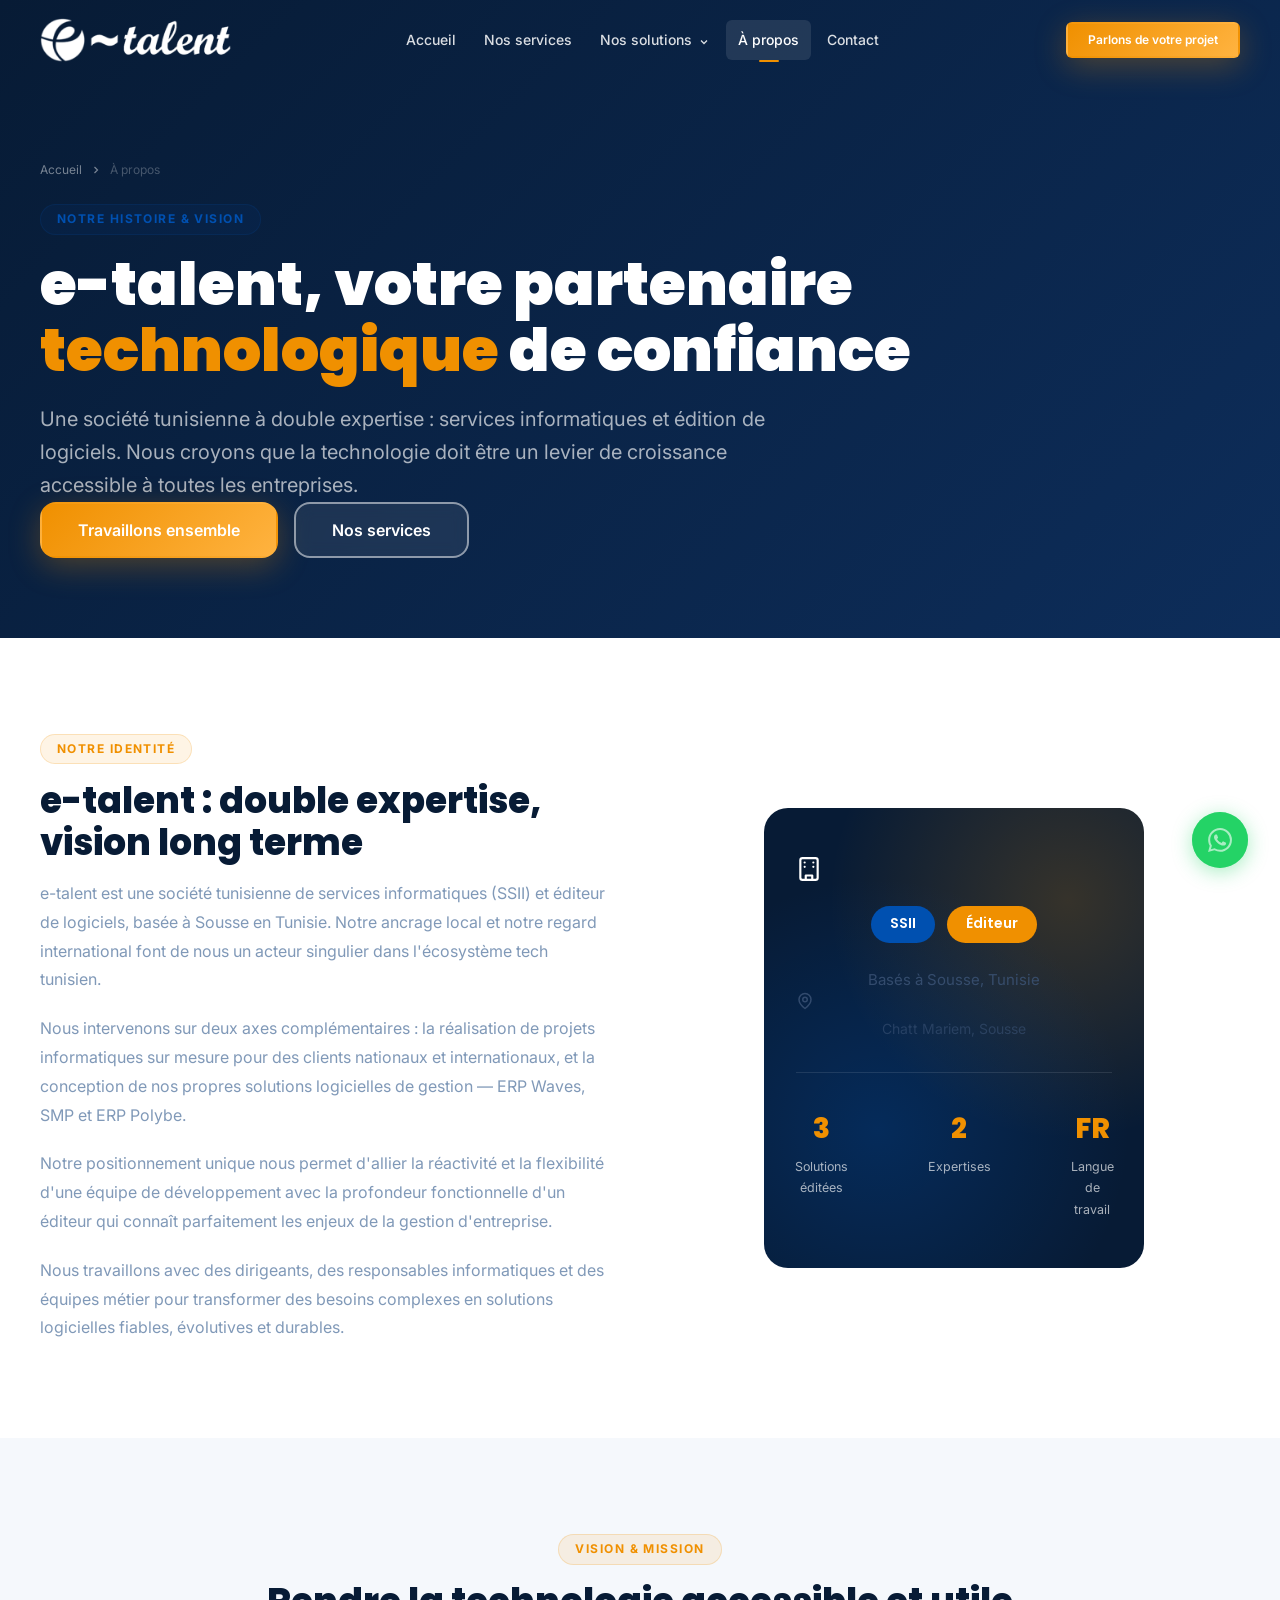
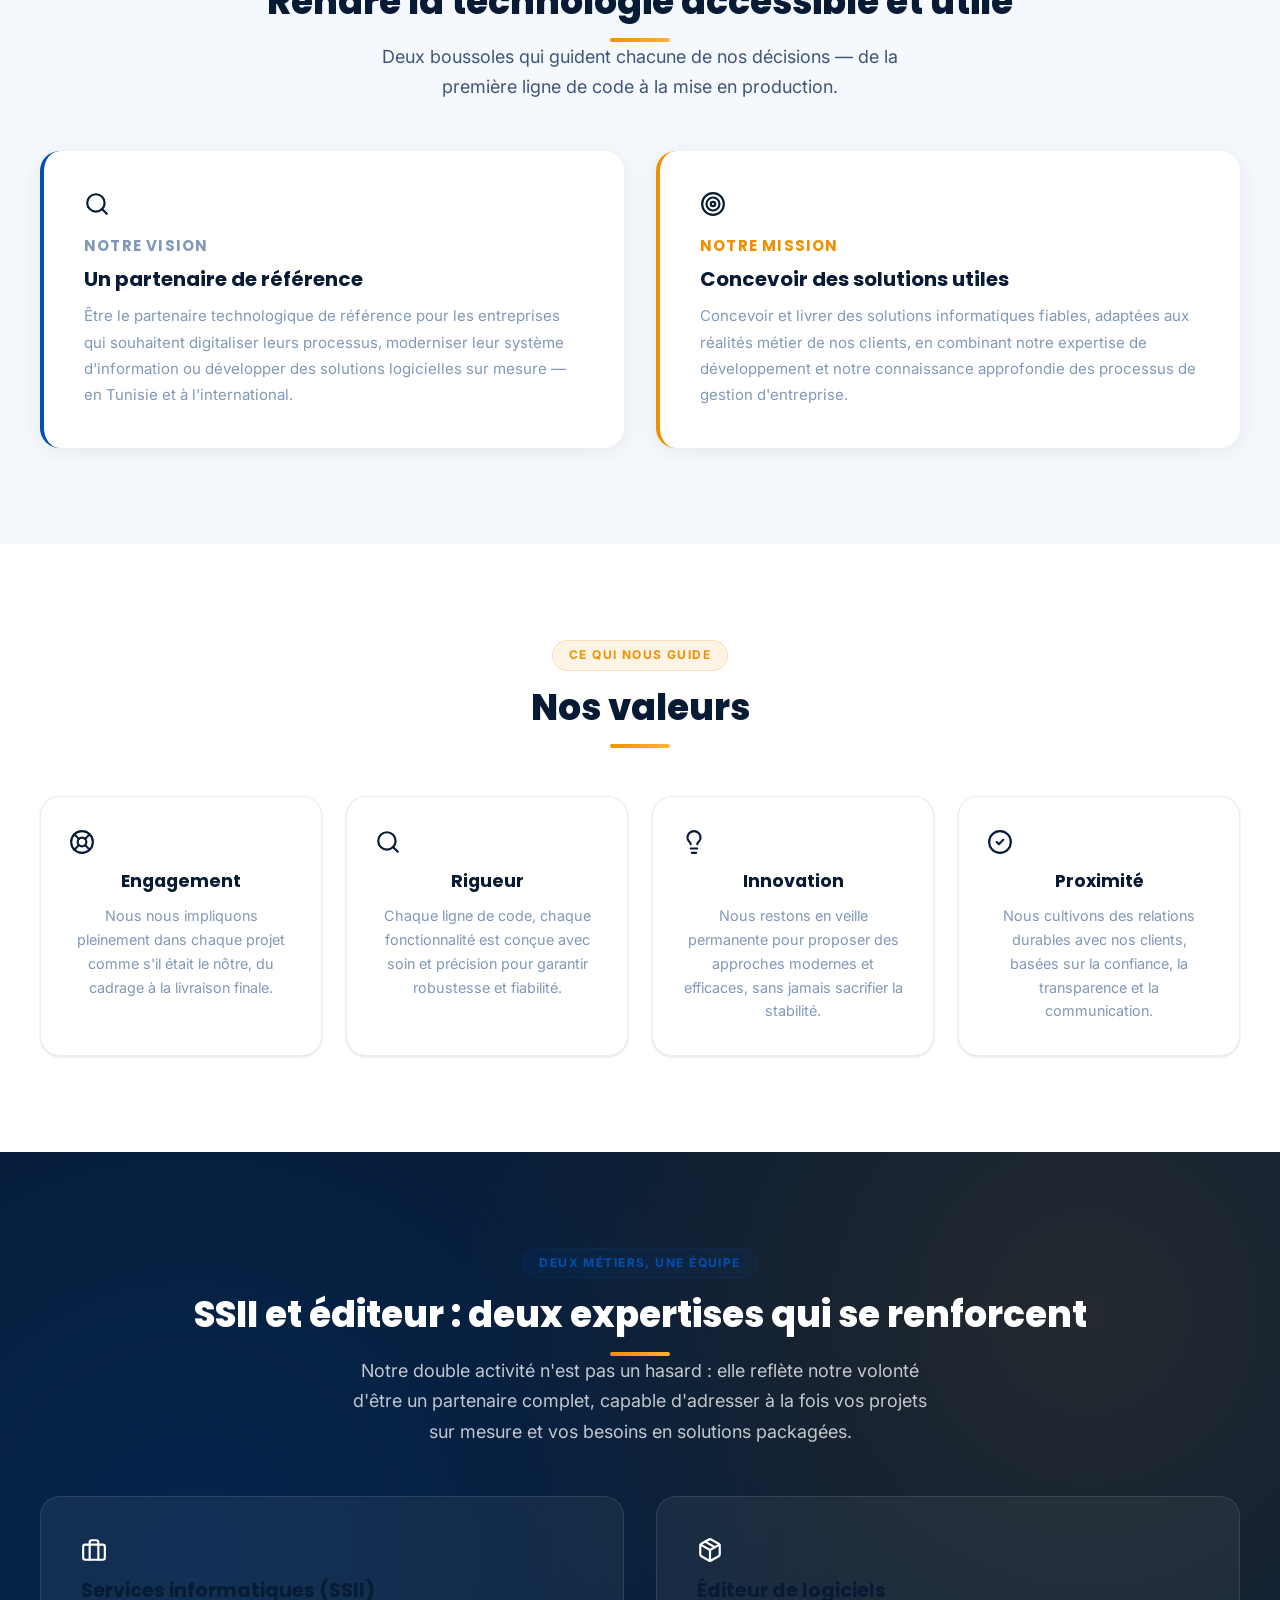
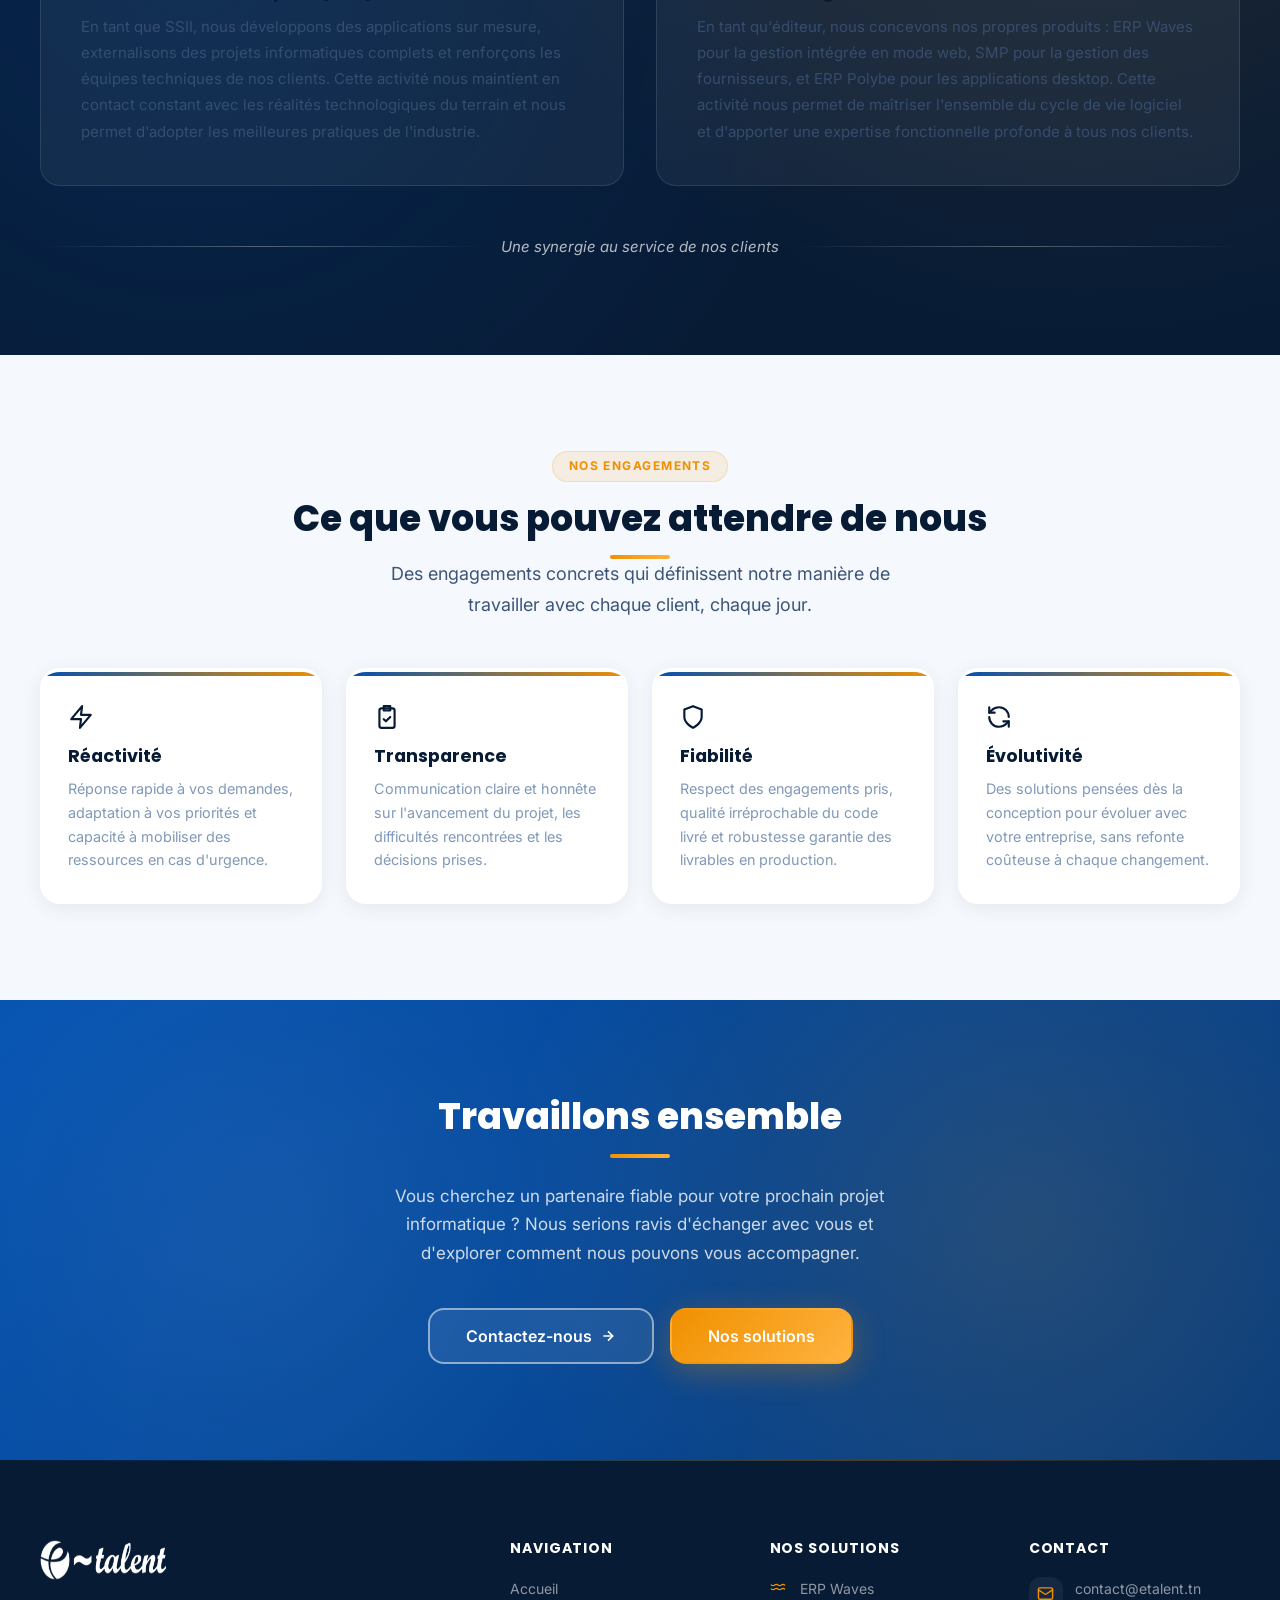
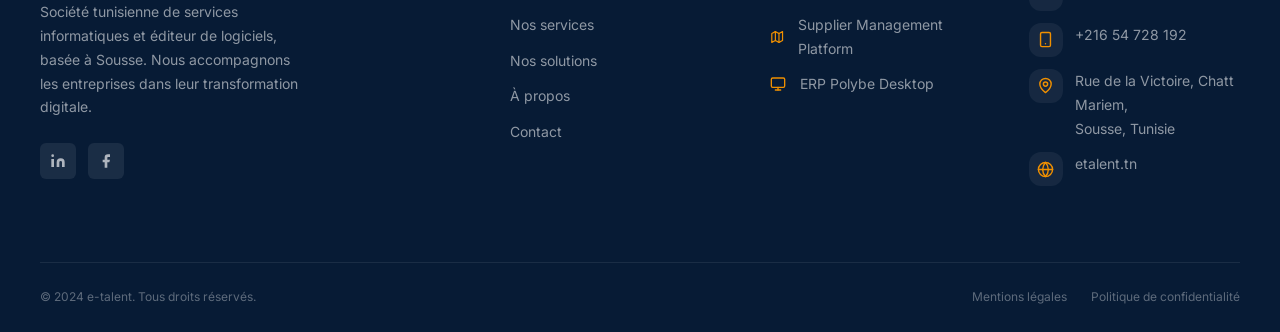
<file: about.html>
<!DOCTYPE html>
<html lang="fr">
<head>
  <meta charset="UTF-8">
  <meta name="viewport" content="width=device-width, initial-scale=1.0">
  <title>À propos — e-talent | SSII &amp; Éditeur de logiciels à Sousse, Tunisie</title>
  <meta name="description" content="Découvrez e-talent, société tunisienne de services informatiques et éditeur de logiciels basée à Sousse. Notre vision, nos valeurs et notre approche.">
  <link rel="canonical" href="https://etalent.tn/about.html">

  <!-- Open Graph -->
  <meta property="og:title" content="À propos — e-talent | SSII &amp; Éditeur de logiciels à Sousse, Tunisie">
  <meta property="og:description" content="Découvrez e-talent, société tunisienne de services informatiques et éditeur de logiciels basée à Sousse. Notre vision, nos valeurs et notre approche.">
  <meta property="og:url" content="https://etalent.tn/about.html">
  <meta property="og:type" content="website">
  <meta property="og:image" content="https://etalent.tn/assets/logos/logo-etalent.png">
  <meta name="twitter:card" content="summary_large_image">

  <!-- Favicon -->
  <link rel="icon" type="image/jpeg" href="assets/logos/logo-symbol.jpg">

  <!-- Fonts -->
  <link rel="preconnect" href="https://fonts.googleapis.com">
  <link rel="preconnect" href="https://fonts.gstatic.com" crossorigin>
  <link href="https://fonts.googleapis.com/css2?family=Inter:wght@400;500;600&family=Poppins:wght@600;700;800&display=swap" rel="stylesheet">

  <!-- Stylesheets -->
  <link rel="stylesheet" href="css/style.css">
  <link rel="stylesheet" href="css/animations.css">
  <link rel="stylesheet" href="css/responsive.css">

  <style>
    /* ── Identity visual card ──────────────────────────────────── */
    .identity-card {
      background: var(--navy, #071B35);
      border-radius: 1.5rem;
      padding: 3rem 2rem;
      text-align: center;
      color: #fff;
      position: relative;
      overflow: hidden;
    }
    .identity-card::before {
      content: "";
      position: absolute;
      inset: 0;
      background: radial-gradient(circle at 30% 70%, rgba(0,80,176,.3) 0%, transparent 60%),
                  radial-gradient(circle at 80% 20%, rgba(240,144,0,.2) 0%, transparent 50%);
    }
    .identity-card__emoji {
      font-size: 5rem;
      display: block;
      margin-bottom: 1.5rem;
      position: relative;
      z-index: 1;
    }
    .identity-badges {
      display: flex;
      justify-content: center;
      gap: .75rem;
      margin-bottom: 1.5rem;
      flex-wrap: wrap;
      position: relative;
      z-index: 1;
    }
    .badge--blue {
      background: var(--primary, #0050B0);
      color: #fff;
      padding: .4rem 1.2rem;
      border-radius: 999px;
      font-size: .875rem;
      font-weight: 600;
      font-family: 'Poppins', sans-serif;
    }
    .badge--orange {
      background: var(--accent, #F09000);
      color: #fff;
      padding: .4rem 1.2rem;
      border-radius: 999px;
      font-size: .875rem;
      font-weight: 600;
      font-family: 'Poppins', sans-serif;
    }
    .identity-card__location {
      position: relative;
      z-index: 1;
      font-size: .9375rem;
      opacity: .8;
      margin-bottom: .4rem;
    }
    .identity-card__city {
      position: relative;
      z-index: 1;
      font-size: .875rem;
      opacity: .55;
    }

    /* ── Vision/Mission cards ──────────────────────────────────── */
    .vm-card {
      background: #fff;
      border-radius: 1.25rem;
      padding: 2.5rem;
      border-left: 4px solid transparent;
      box-shadow: 0 4px 24px rgba(0,0,0,.07);
      transition: transform .3s, box-shadow .3s;
    }
    .vm-card:hover {
      transform: translateY(-4px);
      box-shadow: 0 12px 40px rgba(0,0,0,.12);
    }
    .vm-card--blue { border-left-color: var(--primary, #0050B0); }
    .vm-card--orange { border-left-color: var(--accent, #F09000); }
    .vm-card__icon {
      font-size: 2.5rem;
      margin-bottom: 1rem;
      display: block;
    }
    .vm-card__label {
      font-family: 'Poppins', sans-serif;
      font-size: .75rem;
      font-weight: 700;
      text-transform: uppercase;
      letter-spacing: .08em;
      color: var(--primary, #0050B0);
      margin-bottom: .5rem;
    }
    .vm-card--orange .vm-card__label { color: var(--accent, #F09000); }
    .vm-card__title {
      font-family: 'Poppins', sans-serif;
      font-size: 1.25rem;
      font-weight: 700;
      color: var(--navy, #071B35);
      margin-bottom: .75rem;
    }
    .vm-card p {
      font-size: .9375rem;
      color: var(--text-muted, #6b7280);
      line-height: 1.75;
    }

    /* ── Value cards ───────────────────────────────────────────── */
    .value-card {
      background: #fff;
      border-radius: 1.25rem;
      padding: 2rem 1.75rem;
      text-align: center;
      border: 1px solid rgba(0,0,0,.07);
      transition: transform .3s, box-shadow .3s;
    }
    .value-card:hover {
      transform: translateY(-5px);
      box-shadow: 0 10px 36px rgba(0,80,176,.12);
    }
    .value-card__icon {
      font-size: 2.5rem;
      margin-bottom: 1rem;
      display: block;
    }
    .value-card__title {
      font-family: 'Poppins', sans-serif;
      font-size: 1.1rem;
      font-weight: 700;
      color: var(--navy, #071B35);
      margin-bottom: .75rem;
    }
    .value-card p {
      font-size: .9rem;
      color: var(--text-muted, #6b7280);
      line-height: 1.65;
    }

    /* ── Dual positioning section ──────────────────────────────── */
    .dual-section {
      background: var(--navy, #071B35);
      position: relative;
      overflow: hidden;
    }
    .dual-section::before {
      content: "";
      position: absolute;
      inset: 0;
      background:
        radial-gradient(circle at 15% 50%, rgba(0,80,176,.2) 0%, transparent 55%),
        radial-gradient(circle at 85% 20%, rgba(240,144,0,.12) 0%, transparent 50%);
      pointer-events: none;
    }
    .dual-card {
      background: rgba(255,255,255,.05);
      border: 1px solid rgba(255,255,255,.1);
      border-radius: 1.25rem;
      padding: 2.5rem;
      color: #fff;
      transition: background .3s, border-color .3s;
    }
    .dual-card:hover {
      background: rgba(255,255,255,.08);
      border-color: rgba(255,255,255,.2);
    }
    .dual-card__icon {
      font-size: 2.5rem;
      margin-bottom: 1rem;
      display: block;
    }
    .dual-card__title {
      font-family: 'Poppins', sans-serif;
      font-size: 1.2rem;
      font-weight: 700;
      margin-bottom: .75rem;
    }
    .dual-card p {
      font-size: .9375rem;
      opacity: .8;
      line-height: 1.75;
    }
    .synergy-line {
      display: flex;
      align-items: center;
      gap: 1rem;
      margin-top: 3rem;
      position: relative;
      z-index: 1;
    }
    .synergy-line::before,
    .synergy-line::after {
      content: "";
      flex: 1;
      height: 1px;
      background: linear-gradient(90deg, transparent, rgba(255,255,255,.3), transparent);
    }
    .synergy-line span {
      color: rgba(255,255,255,.7);
      font-size: .9375rem;
      font-style: italic;
      white-space: nowrap;
    }

    /* ── Commitment cards ──────────────────────────────────────── */
    .commitment-card {
      background: #fff;
      border-radius: 1.25rem;
      padding: 2rem 1.75rem;
      border-top: 4px solid transparent;
      border-image: linear-gradient(90deg, var(--primary,#0050B0), var(--accent,#F09000)) 1;
      border-image-slice: 1;
      border-top-left-radius: 1.25rem;
      border-top-right-radius: 1.25rem;
      box-shadow: 0 4px 20px rgba(0,0,0,.07);
      transition: transform .3s, box-shadow .3s;
      /* Note: border-image doesn't work well with border-radius in all browsers — using pseudo workaround */
      border-image: none;
      position: relative;
      overflow: hidden;
    }
    .commitment-card::before {
      content: "";
      position: absolute;
      top: 0;
      left: 0;
      right: 0;
      height: 4px;
      background: linear-gradient(90deg, var(--primary,#0050B0), var(--accent,#F09000));
    }
    .commitment-card:hover {
      transform: translateY(-5px);
      box-shadow: 0 12px 40px rgba(0,0,0,.12);
    }
    .commitment-card__icon {
      font-size: 2rem;
      margin-bottom: 1rem;
      display: block;
    }
    .commitment-card__title {
      font-family: 'Poppins', sans-serif;
      font-size: 1.1rem;
      font-weight: 700;
      color: var(--navy, #071B35);
      margin-bottom: .6rem;
    }
    .commitment-card p {
      font-size: .9rem;
      color: var(--text-muted, #6b7280);
      line-height: 1.65;
    }

    /* ── CTA section ───────────────────────────────────────────── */
    .cta-section {
      background: linear-gradient(135deg, var(--primary, #0050B0) 0%, #003a80 100%);
      position: relative;
      overflow: hidden;
      text-align: center;
    }
    .cta-section::before {
      content: "";
      position: absolute;
      inset: 0;
      background:
        radial-gradient(circle at 20% 50%, rgba(255,255,255,.08) 0%, transparent 50%),
        radial-gradient(circle at 80% 50%, rgba(240,144,0,.15) 0%, transparent 50%);
      pointer-events: none;
    }
    .cta-section .container {
      position: relative;
      z-index: 1;
    }
    .cta-section h2 {
      color: #fff;
    }
    .cta-section p {
      color: rgba(255,255,255,.8);
      font-size: 1.0625rem;
      line-height: 1.7;
      max-width: 520px;
      margin: 0 auto 2.5rem;
    }

    /* ── Responsive ─────────────────────────────────────────────── */
    @media (max-width: 768px) {
      .vm-card { margin-bottom: 1.5rem; }
      .synergy-line { flex-direction: column; text-align: center; }
      .synergy-line::before, .synergy-line::after { width: 60px; height: 1px; }
    }
  </style>
</head>
<body>

<!-- ═══════════════════════════════════════════
     HEADER
══════════════════════════════════════════════ -->
<header class="site-header site-header--transparent" role="banner">
  <div class="container">
    <div class="site-header__inner">
      <a href="index.html" class="site-logo" aria-label="e-talent — Accueil">
        <img src="assets/logos/logo-etalent.png" alt="e-talent" width="140" height="44">
      </a>
      <nav class="site-nav" aria-label="Navigation principale">
        <a href="index.html" class="nav-link">Accueil</a>
        <a href="services.html" class="nav-link">Nos services</a>
        <div class="nav-dropdown">
          <a href="solutions.html" class="nav-link" aria-haspopup="true">
            Nos solutions <svg style="display:inline;margin-left:2px;vertical-align:middle" width="12" height="12" viewBox="0 0 24 24" fill="none" stroke="currentColor" stroke-width="2.5"><polyline points="6 9 12 15 18 9"/></svg>
          </a>
          <div class="nav-dropdown__menu">
            <a href="erp-waves.html" class="nav-dropdown__item">
              <span class="nav-dropdown__icon"><svg width="16" height="16" viewBox="0 0 24 24" fill="none" stroke="currentColor" stroke-width="2" stroke-linecap="round" stroke-linejoin="round"><path d="M2 6c.6.5 1.2 1 2.5 1C7 7 7 5 9.5 5c2.6 0 2.4 2 5 2 2.5 0 2.5-2 5-2 1.3 0 1.9.5 2.5 1"/><path d="M2 12c.6.5 1.2 1 2.5 1 2.5 0 2.5-2 5-2 2.6 0 2.4 2 5 2 2.5 0 2.5-2 5-2 1.3 0 1.9.5 2.5 1"/></svg></span>
              <span>ERP Waves</span>
            </a>
            <a href="smp.html" class="nav-dropdown__item">
              <span class="nav-dropdown__icon"><svg width="16" height="16" viewBox="0 0 24 24" fill="none" stroke="currentColor" stroke-width="2" stroke-linecap="round" stroke-linejoin="round"><polygon points="3 6 9 3 15 6 21 3 21 18 15 21 9 18 3 21"/><line x1="9" x2="9" y1="3" y2="18"/><line x1="15" x2="15" y1="6" y2="21"/></svg></span>
              <span>Supplier Management Platform</span>
            </a>
            <a href="polybe.html" class="nav-dropdown__item">
              <span class="nav-dropdown__icon"><svg width="16" height="16" viewBox="0 0 24 24" fill="none" stroke="currentColor" stroke-width="2" stroke-linecap="round" stroke-linejoin="round"><rect width="20" height="14" x="2" y="3" rx="2"/><line x1="8" x2="16" y1="21" y2="21"/><line x1="12" x2="12" y1="17" y2="21"/></svg></span>
              <span>ERP Polybe</span>
            </a>
          </div>
        </div>
        <a href="about.html" class="nav-link active" aria-current="page">À propos</a>
        <a href="contact.html" class="nav-link">Contact</a>
      </nav>
      <div class="nav-cta">
        <a href="contact.html" class="btn btn--accent btn--sm">Parlons de votre projet</a>
      </div>
      <button class="nav-toggle" aria-label="Menu" aria-expanded="false">
        <span></span><span></span><span></span>
      </button>
    </div>
  </div>
</header>
<nav class="mobile-nav" aria-hidden="true" aria-label="Navigation mobile">
  <div class="mobile-nav__links">
    <a href="index.html" class="mobile-nav__link">Accueil</a>
    <a href="services.html" class="mobile-nav__link">Nos services</a>
    <a href="solutions.html" class="mobile-nav__link" data-toggle="mobile-solutions">
      Nos solutions
      <svg class="chevron" style="transition:transform .3s" width="16" height="16" viewBox="0 0 24 24" fill="none" stroke="currentColor" stroke-width="2"><polyline points="6 9 12 15 18 9"/></svg>
    </a>
    <div id="mobile-solutions" class="mobile-nav__sub" style="display:none">
      <a href="erp-waves.html" class="mobile-nav__sub-link"><svg width="16" height="16" viewBox="0 0 24 24" fill="none" stroke="currentColor" stroke-width="2" stroke-linecap="round" stroke-linejoin="round"><path d="M2 6c.6.5 1.2 1 2.5 1C7 7 7 5 9.5 5c2.6 0 2.4 2 5 2 2.5 0 2.5-2 5-2 1.3 0 1.9.5 2.5 1"/><path d="M2 12c.6.5 1.2 1 2.5 1 2.5 0 2.5-2 5-2 2.6 0 2.4 2 5 2 2.5 0 2.5-2 5-2 1.3 0 1.9.5 2.5 1"/></svg> ERP Waves</a>
      <a href="smp.html" class="mobile-nav__sub-link"><svg width="16" height="16" viewBox="0 0 24 24" fill="none" stroke="currentColor" stroke-width="2" stroke-linecap="round" stroke-linejoin="round"><polygon points="3 6 9 3 15 6 21 3 21 18 15 21 9 18 3 21"/><line x1="9" x2="9" y1="3" y2="18"/><line x1="15" x2="15" y1="6" y2="21"/></svg> Supplier Management Platform</a>
      <a href="polybe.html" class="mobile-nav__sub-link"><svg width="16" height="16" viewBox="0 0 24 24" fill="none" stroke="currentColor" stroke-width="2" stroke-linecap="round" stroke-linejoin="round"><rect width="20" height="14" x="2" y="3" rx="2"/><line x1="8" x2="16" y1="21" y2="21"/><line x1="12" x2="12" y1="17" y2="21"/></svg> ERP Polybe</a>
    </div>
    <a href="about.html" class="mobile-nav__link active">À propos</a>
    <a href="contact.html" class="mobile-nav__link">Contact</a>
  </div>
  <div style="margin-top:auto;padding-top:2rem">
    <a href="contact.html" class="btn btn--accent" style="width:100%;justify-content:center">Parlons de votre projet</a>
  </div>
</nav>

<!-- ═══════════════════════════════════════════
     MAIN CONTENT
══════════════════════════════════════════════ -->
<main id="main-content">

  <!-- ── PAGE HERO ───────────────────────────────────────────────── -->
  <section class="page-hero" aria-labelledby="hero-title">
    <div class="container">
      <div class="page-hero__content">
        <nav class="page-hero__breadcrumb" aria-label="Fil d'Ariane">
          <a href="index.html">Accueil</a>
          <svg width="12" height="12" viewBox="0 0 24 24" fill="none" stroke="currentColor" stroke-width="2.5" aria-hidden="true"><polyline points="9 18 15 12 9 6"/></svg>
          <span aria-current="page">À propos</span>
        </nav>
        <p class="section-label section-label--blue reveal">Notre histoire &amp; vision</p>
        <h1 class="page-hero__title reveal reveal-delay-1" id="hero-title">
          e-talent, votre partenaire <span class="accent">technologique</span> de confiance
        </h1>
        <p class="page-hero__subtitle reveal reveal-delay-2">
          Une société tunisienne à double expertise : services informatiques et édition de logiciels. Nous croyons que la technologie doit être un levier de croissance accessible à toutes les entreprises.
        </p>
        <div class="btn-group reveal reveal-delay-3">
          <a href="contact.html" class="btn btn--accent btn--lg">Travaillons ensemble</a>
          <a href="services.html" class="btn btn--outline-white btn--lg">Nos services</a>
        </div>
      </div>
    </div>
  </section>

  <!-- ── SECTION 1 : Qui sommes-nous ? ──────────────────────────── -->
  <section class="section bg-white" aria-labelledby="identity-title">
    <div class="container">
      <div class="grid grid-2" style="gap:3.5rem;align-items:center">

        <!-- Left text -->
        <div class="reveal from-left">
          <p class="section-label">Notre identité</p>
          <h2 class="section-title" id="identity-title">e-talent : double expertise, vision long terme</h2>
          <p style="font-size:1rem;line-height:1.8;color:var(--text-muted,#6b7280);margin-bottom:1.25rem">
            e-talent est une société tunisienne de services informatiques (SSII) et éditeur de logiciels, basée à Sousse en Tunisie. Notre ancrage local et notre regard international font de nous un acteur singulier dans l'écosystème tech tunisien.
          </p>
          <p style="font-size:1rem;line-height:1.8;color:var(--text-muted,#6b7280);margin-bottom:1.25rem">
            Nous intervenons sur deux axes complémentaires : la réalisation de projets informatiques sur mesure pour des clients nationaux et internationaux, et la conception de nos propres solutions logicielles de gestion — ERP Waves, SMP et ERP Polybe.
          </p>
          <p style="font-size:1rem;line-height:1.8;color:var(--text-muted,#6b7280);margin-bottom:1.25rem">
            Notre positionnement unique nous permet d'allier la réactivité et la flexibilité d'une équipe de développement avec la profondeur fonctionnelle d'un éditeur qui connaît parfaitement les enjeux de la gestion d'entreprise.
          </p>
          <p style="font-size:1rem;line-height:1.8;color:var(--text-muted,#6b7280);margin-bottom:0">
            Nous travaillons avec des dirigeants, des responsables informatiques et des équipes métier pour transformer des besoins complexes en solutions logicielles fiables, évolutives et durables.
          </p>
        </div>

        <!-- Right visual -->
        <div class="reveal from-right" style="display:flex;justify-content:center">
          <div class="identity-card" style="max-width:380px;width:100%">
            <span class="identity-card__emoji" aria-hidden="true"><svg width="28" height="28" viewBox="0 0 24 24" fill="none" stroke="currentColor" stroke-width="2" stroke-linecap="round" stroke-linejoin="round"><rect width="16" height="20" x="4" y="2" rx="2" ry="2"/><path d="M9 22v-4h6v4"/><path d="M8 6h.01"/><path d="M16 6h.01"/><path d="M8 10h.01"/><path d="M16 10h.01"/></svg></span>
            <div class="identity-badges">
              <span class="badge--blue">SSII</span>
              <span class="badge--orange">Éditeur</span>
            </div>
            <p class="identity-card__location">Basés à Sousse, Tunisie <svg width="18" height="18" viewBox="0 0 24 24" fill="none" stroke="currentColor" stroke-width="2" stroke-linecap="round" stroke-linejoin="round"><path d="M20 10c0 6-8 12-8 12s-8-6-8-12a8 8 0 0 1 16 0Z"/><circle cx="12" cy="10" r="3"/></svg></p>
            <p class="identity-card__city">Chatt Mariem, Sousse</p>
            <div style="margin-top:2rem;padding-top:2rem;border-top:1px solid rgba(255,255,255,.1);position:relative;z-index:1">
              <div style="display:flex;justify-content:center;gap:2.5rem">
                <div style="text-align:center">
                  <div style="font-family:'Poppins',sans-serif;font-size:1.75rem;font-weight:800;color:var(--accent,#F09000)">3</div>
                  <div style="font-size:.78rem;opacity:.65;margin-top:.2rem">Solutions éditées</div>
                </div>
                <div style="width:1px;background:rgba(255,255,255,.1)"></div>
                <div style="text-align:center">
                  <div style="font-family:'Poppins',sans-serif;font-size:1.75rem;font-weight:800;color:var(--accent,#F09000)">2</div>
                  <div style="font-size:.78rem;opacity:.65;margin-top:.2rem">Expertises</div>
                </div>
                <div style="width:1px;background:rgba(255,255,255,.1)"></div>
                <div style="text-align:center">
                  <div style="font-family:'Poppins',sans-serif;font-size:1.75rem;font-weight:800;color:var(--accent,#F09000)">FR</div>
                  <div style="font-size:.78rem;opacity:.65;margin-top:.2rem">Langue de travail</div>
                </div>
              </div>
            </div>
          </div>
        </div>

      </div><!-- /.grid -->
    </div>
  </section>

  <!-- ── SECTION 2 : Vision & Mission ───────────────────────────── -->
  <section class="section bg-light" aria-labelledby="vm-title">
    <div class="container">
      <div style="text-align:center;margin-bottom:3rem">
        <p class="section-label reveal">Vision &amp; mission</p>
        <h2 class="section-title reveal reveal-delay-1" id="vm-title">Rendre la technologie accessible et utile</h2>
        <div class="section-divider reveal reveal-delay-2"></div>
        <p class="section-subtitle reveal reveal-delay-3" style="max-width:580px;margin:0 auto">
          Deux boussoles qui guident chacune de nos décisions — de la première ligne de code à la mise en production.
        </p>
      </div>

      <div class="grid grid-2" style="gap:2rem">

        <!-- Vision -->
        <div class="vm-card vm-card--blue reveal from-left reveal-delay-1">
          <span class="vm-card__icon" aria-hidden="true"><svg width="28" height="28" viewBox="0 0 24 24" fill="none" stroke="currentColor" stroke-width="2" stroke-linecap="round" stroke-linejoin="round"><circle cx="11" cy="11" r="8"/><line x1="21" x2="16.65" y1="21" y2="16.65"/></svg></span>
          <p class="vm-card__label">Notre vision</p>
          <h3 class="vm-card__title">Un partenaire de référence</h3>
          <p>
            Être le partenaire technologique de référence pour les entreprises qui souhaitent digitaliser leurs processus, moderniser leur système d'information ou développer des solutions logicielles sur mesure — en Tunisie et à l'international.
          </p>
        </div>

        <!-- Mission -->
        <div class="vm-card vm-card--orange reveal from-right reveal-delay-2">
          <span class="vm-card__icon" aria-hidden="true"><svg width="24" height="24" viewBox="0 0 24 24" fill="none" stroke="currentColor" stroke-width="2" stroke-linecap="round" stroke-linejoin="round"><circle cx="12" cy="12" r="10"/><circle cx="12" cy="12" r="6"/><circle cx="12" cy="12" r="2"/></svg></span>
          <p class="vm-card__label" style="color:var(--accent,#F09000)">Notre mission</p>
          <h3 class="vm-card__title">Concevoir des solutions utiles</h3>
          <p>
            Concevoir et livrer des solutions informatiques fiables, adaptées aux réalités métier de nos clients, en combinant notre expertise de développement et notre connaissance approfondie des processus de gestion d'entreprise.
          </p>
        </div>

      </div>
    </div>
  </section>

  <!-- ── SECTION 3 : Nos valeurs ────────────────────────────────── -->
  <section class="section bg-white" aria-labelledby="values-title">
    <div class="container">
      <div style="text-align:center;margin-bottom:3rem">
        <p class="section-label reveal">Ce qui nous guide</p>
        <h2 class="section-title reveal reveal-delay-1" id="values-title">Nos valeurs</h2>
        <div class="section-divider reveal reveal-delay-2"></div>
      </div>

      <div class="grid grid-4" style="gap:1.5rem">

        <article class="value-card reveal reveal-delay-1">
          <span class="value-card__icon" aria-hidden="true"><svg width="24" height="24" viewBox="0 0 24 24" fill="none" stroke="currentColor" stroke-width="2" stroke-linecap="round" stroke-linejoin="round"><circle cx="12" cy="12" r="10"/><circle cx="12" cy="12" r="4"/><line x1="4.93" x2="9.17" y1="4.93" y2="9.17"/><line x1="14.83" x2="19.07" y1="14.83" y2="19.07"/><line x1="14.83" x2="19.07" y1="9.17" y2="4.93"/><line x1="4.93" x2="9.17" y1="19.07" y2="14.83"/></svg></span>
          <h3 class="value-card__title">Engagement</h3>
          <p>Nous nous impliquons pleinement dans chaque projet comme s'il était le nôtre, du cadrage à la livraison finale.</p>
        </article>

        <article class="value-card reveal reveal-delay-2">
          <span class="value-card__icon" aria-hidden="true"><svg width="28" height="28" viewBox="0 0 24 24" fill="none" stroke="currentColor" stroke-width="2" stroke-linecap="round" stroke-linejoin="round"><circle cx="11" cy="11" r="8"/><line x1="21" x2="16.65" y1="21" y2="16.65"/></svg></span>
          <h3 class="value-card__title">Rigueur</h3>
          <p>Chaque ligne de code, chaque fonctionnalité est conçue avec soin et précision pour garantir robustesse et fiabilité.</p>
        </article>

        <article class="value-card reveal reveal-delay-3">
          <span class="value-card__icon" aria-hidden="true"><svg width="28" height="28" viewBox="0 0 24 24" fill="none" stroke="currentColor" stroke-width="2" stroke-linecap="round" stroke-linejoin="round"><path d="M15 14c.2-1 .7-1.7 1.5-2.5 1-.9 1.5-2.2 1.5-3.5A6 6 0 0 0 6 8c0 1 .2 2.2 1.5 3.5.7.7 1.3 1.5 1.5 2.5"/><path d="M9 18h6"/><path d="M10 22h4"/></svg></span>
          <h3 class="value-card__title">Innovation</h3>
          <p>Nous restons en veille permanente pour proposer des approches modernes et efficaces, sans jamais sacrifier la stabilité.</p>
        </article>

        <article class="value-card reveal reveal-delay-4">
          <span class="value-card__icon" aria-hidden="true"><svg width="24" height="24" viewBox="0 0 24 24" fill="none" stroke="currentColor" stroke-width="2" stroke-linecap="round" stroke-linejoin="round"><path d="M12 22c5.523 0 10-4.477 10-10S17.523 2 12 2 2 6.477 2 12s4.477 10 10 10z"/><path d="m9 12 2 2 4-4"/></svg></span>
          <h3 class="value-card__title">Proximité</h3>
          <p>Nous cultivons des relations durables avec nos clients, basées sur la confiance, la transparence et la communication.</p>
        </article>

      </div>
    </div>
  </section>

  <!-- ── SECTION 4 : Double positionnement ─────────────────────── -->
  <section class="section dual-section" aria-labelledby="dual-title">
    <div class="container" style="position:relative;z-index:1">
      <div style="text-align:center;margin-bottom:3rem">
        <p class="section-label section-label--blue reveal">Deux métiers, une équipe</p>
        <h2 class="section-title section-title--white reveal reveal-delay-1" id="dual-title">SSII et éditeur : deux expertises qui se renforcent</h2>
        <div class="section-divider reveal reveal-delay-2"></div>
        <p class="section-subtitle section-subtitle--white reveal reveal-delay-3" style="max-width:580px;margin:0 auto">
          Notre double activité n'est pas un hasard : elle reflète notre volonté d'être un partenaire complet, capable d'adresser à la fois vos projets sur mesure et vos besoins en solutions packagées.
        </p>
      </div>

      <div class="grid grid-2" style="gap:2rem">

        <!-- SSII -->
        <div class="dual-card reveal from-left reveal-delay-1">
          <span class="dual-card__icon" aria-hidden="true"><svg width="28" height="28" viewBox="0 0 24 24" fill="none" stroke="currentColor" stroke-width="2" stroke-linecap="round" stroke-linejoin="round"><rect width="20" height="14" x="2" y="7" rx="2"/><path d="M16 21V5a2 2 0 0 0-2-2h-4a2 2 0 0 0-2 2v16"/></svg></span>
          <h3 class="dual-card__title">Services informatiques (SSII)</h3>
          <p>
            En tant que SSII, nous développons des applications sur mesure, externalisons des projets informatiques complets et renforçons les équipes techniques de nos clients. Cette activité nous maintient en contact constant avec les réalités technologiques du terrain et nous permet d'adopter les meilleures pratiques de l'industrie.
          </p>
        </div>

        <!-- Éditeur -->
        <div class="dual-card reveal from-right reveal-delay-2">
          <span class="dual-card__icon" aria-hidden="true"><svg width="28" height="28" viewBox="0 0 24 24" fill="none" stroke="currentColor" stroke-width="2" stroke-linecap="round" stroke-linejoin="round"><path d="m7.5 4.27 9 5.15"/><path d="M21 8a2 2 0 0 0-1-1.73l-7-4a2 2 0 0 0-2 0l-7 4A2 2 0 0 0 3 8v8a2 2 0 0 0 1 1.73l7 4a2 2 0 0 0 2 0l7-4A2 2 0 0 0 21 16Z"/><path d="m3.3 7 8.7 5 8.7-5"/><path d="M12 22V12"/></svg></span>
          <h3 class="dual-card__title">Éditeur de logiciels</h3>
          <p>
            En tant qu'éditeur, nous concevons nos propres produits : ERP Waves pour la gestion intégrée en mode web, SMP pour la gestion des fournisseurs, et ERP Polybe pour les applications desktop. Cette activité nous permet de maîtriser l'ensemble du cycle de vie logiciel et d'apporter une expertise fonctionnelle profonde à tous nos clients.
          </p>
        </div>

      </div>

      <!-- Synergy line -->
      <div class="synergy-line reveal reveal-delay-3">
        <span>Une synergie au service de nos clients</span>
      </div>

    </div>
  </section>

  <!-- ── SECTION 5 : Nos engagements ───────────────────────────── -->
  <section class="section bg-light" aria-labelledby="commitments-title">
    <div class="container">
      <div style="text-align:center;margin-bottom:3rem">
        <p class="section-label reveal">Nos engagements</p>
        <h2 class="section-title reveal reveal-delay-1" id="commitments-title">Ce que vous pouvez attendre de nous</h2>
        <div class="section-divider reveal reveal-delay-2"></div>
        <p class="section-subtitle reveal reveal-delay-3" style="max-width:560px;margin:0 auto">
          Des engagements concrets qui définissent notre manière de travailler avec chaque client, chaque jour.
        </p>
      </div>

      <div class="grid grid-4" style="gap:1.5rem">

        <article class="commitment-card reveal reveal-delay-1">
          <span class="commitment-card__icon" aria-hidden="true"><svg width="28" height="28" viewBox="0 0 24 24" fill="none" stroke="currentColor" stroke-width="2" stroke-linecap="round" stroke-linejoin="round"><polygon points="13 2 3 14 12 14 11 22 21 10 12 10 13 2"/></svg></span>
          <h3 class="commitment-card__title">Réactivité</h3>
          <p>Réponse rapide à vos demandes, adaptation à vos priorités et capacité à mobiliser des ressources en cas d'urgence.</p>
        </article>

        <article class="commitment-card reveal reveal-delay-2">
          <span class="commitment-card__icon" aria-hidden="true"><svg width="28" height="28" viewBox="0 0 24 24" fill="none" stroke="currentColor" stroke-width="2" stroke-linecap="round" stroke-linejoin="round"><rect width="14" height="18" x="5" y="4" rx="2"/><path d="M9 2h6v4H9z"/><path d="m9 14 2 2 4-4"/></svg></span>
          <h3 class="commitment-card__title">Transparence</h3>
          <p>Communication claire et honnête sur l'avancement du projet, les difficultés rencontrées et les décisions prises.</p>
        </article>

        <article class="commitment-card reveal reveal-delay-3">
          <span class="commitment-card__icon" aria-hidden="true"><svg width="28" height="28" viewBox="0 0 24 24" fill="none" stroke="currentColor" stroke-width="2" stroke-linecap="round" stroke-linejoin="round"><path d="M12 22s8-4 8-10V5l-8-3-8 3v7c0 6 8 10 8 10z"/></svg></span>
          <h3 class="commitment-card__title">Fiabilité</h3>
          <p>Respect des engagements pris, qualité irréprochable du code livré et robustesse garantie des livrables en production.</p>
        </article>

        <article class="commitment-card reveal reveal-delay-4">
          <span class="commitment-card__icon" aria-hidden="true"><svg width="24" height="24" viewBox="0 0 24 24" fill="none" stroke="currentColor" stroke-width="2" stroke-linecap="round" stroke-linejoin="round"><path d="M21 12a9 9 0 0 0-9-9 9.75 9.75 0 0 0-6.74 2.74L3 8"/><path d="M3 3v5h5"/><path d="M3 12a9 9 0 0 0 9 9 9.75 9.75 0 0 0 6.74-2.74L21 16"/><path d="M16 16h5v5"/></svg></span>
          <h3 class="commitment-card__title">Évolutivité</h3>
          <p>Des solutions pensées dès la conception pour évoluer avec votre entreprise, sans refonte coûteuse à chaque changement.</p>
        </article>

      </div>
    </div>
  </section>

  <!-- ── SECTION 6 : CTA ────────────────────────────────────────── -->
  <section class="section cta-section" aria-labelledby="cta-title">
    <div class="container">
      <h2 class="section-title reveal" id="cta-title" style="color:#fff;margin-bottom:1rem">Travaillons ensemble</h2>
      <div class="section-divider reveal reveal-delay-1" style="margin:1rem auto 1.5rem"></div>
      <p class="reveal reveal-delay-2">
        Vous cherchez un partenaire fiable pour votre prochain projet informatique ? Nous serions ravis d'échanger avec vous et d'explorer comment nous pouvons vous accompagner.
      </p>
      <div class="btn-group flex-center reveal reveal-delay-3">
        <a href="contact.html" class="btn btn--outline-white btn--lg">
          Contactez-nous
          <svg width="16" height="16" viewBox="0 0 24 24" fill="none" stroke="currentColor" stroke-width="2.5" aria-hidden="true"><line x1="5" y1="12" x2="19" y2="12"/><polyline points="12 5 19 12 12 19"/></svg>
        </a>
        <a href="solutions.html" class="btn btn--accent btn--lg">Nos solutions</a>
      </div>
    </div>
  </section>

</main>

<!-- ═══════════════════════════════════════════
     FOOTER
══════════════════════════════════════════════ -->
<footer class="site-footer" role="contentinfo">
  <div class="container">
    <div class="footer-top">
      <div class="footer-brand">
        <div class="footer-brand__logo">
          <img src="assets/logos/logo-etalent.png" alt="e-talent" width="130" height="40">
        </div>
        <p class="footer-brand__desc">
          Société tunisienne de services informatiques et éditeur de logiciels, basée à Sousse.
          Nous accompagnons les entreprises dans leur transformation digitale.
        </p>
        <div class="footer-socials">
          <a href="#" class="footer-social" aria-label="LinkedIn">
            <svg width="16" height="16" viewBox="0 0 24 24" fill="currentColor"><path d="M16 8a6 6 0 0 1 6 6v7h-4v-7a2 2 0 0 0-2-2 2 2 0 0 0-2 2v7h-4v-7a6 6 0 0 1 6-6z"/><rect x="2" y="9" width="4" height="12"/><circle cx="4" cy="4" r="2"/></svg>
          </a>
          <a href="#" class="footer-social" aria-label="Facebook">
            <svg width="16" height="16" viewBox="0 0 24 24" fill="currentColor"><path d="M18 2h-3a5 5 0 0 0-5 5v3H7v4h3v8h4v-8h3l1-4h-4V7a1 1 0 0 1 1-1h3z"/></svg>
          </a>
        </div>
      </div>
      <div class="footer-col">
        <h3 class="footer-col__title">Navigation</h3>
        <ul class="footer-links">
          <li><a href="index.html" class="footer-link">Accueil</a></li>
          <li><a href="services.html" class="footer-link">Nos services</a></li>
          <li><a href="solutions.html" class="footer-link">Nos solutions</a></li>
          <li><a href="about.html" class="footer-link">À propos</a></li>
          <li><a href="contact.html" class="footer-link">Contact</a></li>
        </ul>
      </div>
      <div class="footer-col">
        <h3 class="footer-col__title">Nos solutions</h3>
        <ul class="footer-links">
          <li><a href="erp-waves.html" class="footer-link"><svg width="16" height="16" viewBox="0 0 24 24" fill="none" stroke="currentColor" stroke-width="2" stroke-linecap="round" stroke-linejoin="round"><path d="M2 6c.6.5 1.2 1 2.5 1C7 7 7 5 9.5 5c2.6 0 2.4 2 5 2 2.5 0 2.5-2 5-2 1.3 0 1.9.5 2.5 1"/><path d="M2 12c.6.5 1.2 1 2.5 1 2.5 0 2.5-2 5-2 2.6 0 2.4 2 5 2 2.5 0 2.5-2 5-2 1.3 0 1.9.5 2.5 1"/></svg> ERP Waves</a></li>
          <li><a href="smp.html" class="footer-link"><svg width="16" height="16" viewBox="0 0 24 24" fill="none" stroke="currentColor" stroke-width="2" stroke-linecap="round" stroke-linejoin="round"><polygon points="3 6 9 3 15 6 21 3 21 18 15 21 9 18 3 21"/><line x1="9" x2="9" y1="3" y2="18"/><line x1="15" x2="15" y1="6" y2="21"/></svg> Supplier Management Platform</a></li>
          <li><a href="polybe.html" class="footer-link"><svg width="16" height="16" viewBox="0 0 24 24" fill="none" stroke="currentColor" stroke-width="2" stroke-linecap="round" stroke-linejoin="round"><rect width="20" height="14" x="2" y="3" rx="2"/><line x1="8" x2="16" y1="21" y2="21"/><line x1="12" x2="12" y1="17" y2="21"/></svg> ERP Polybe Desktop</a></li>
        </ul>
      </div>
      <div class="footer-col">
        <h3 class="footer-col__title">Contact</h3>
        <div class="footer-contact-item">
          <div class="footer-contact-icon"><svg width="18" height="18" viewBox="0 0 24 24" fill="none" stroke="currentColor" stroke-width="2" stroke-linecap="round" stroke-linejoin="round"><rect width="20" height="16" x="2" y="4" rx="2"/><path d="m22 7-8.97 5.7a1.94 1.94 0 0 1-2.06 0L2 7"/></svg></div>
          <div><a href="mailto:contact@etalent.tn">contact@etalent.tn</a></div>
        </div>
        <div class="footer-contact-item">
          <div class="footer-contact-icon"><svg width="18" height="18" viewBox="0 0 24 24" fill="none" stroke="currentColor" stroke-width="2" stroke-linecap="round" stroke-linejoin="round"><rect width="14" height="20" x="5" y="2" rx="2" ry="2"/><path d="M12 18h.01"/></svg></div>
          <div><a href="tel:+21654728192">+216 54 728 192</a></div>
        </div>
        <div class="footer-contact-item">
          <div class="footer-contact-icon"><svg width="18" height="18" viewBox="0 0 24 24" fill="none" stroke="currentColor" stroke-width="2" stroke-linecap="round" stroke-linejoin="round"><path d="M20 10c0 6-8 12-8 12s-8-6-8-12a8 8 0 0 1 16 0Z"/><circle cx="12" cy="10" r="3"/></svg></div>
          <div>Rue de la Victoire, Chatt Mariem,<br>Sousse, Tunisie</div>
        </div>
        <div class="footer-contact-item">
          <div class="footer-contact-icon"><svg width="18" height="18" viewBox="0 0 24 24" fill="none" stroke="currentColor" stroke-width="2" stroke-linecap="round" stroke-linejoin="round"><circle cx="12" cy="12" r="10"/><path d="M12 2a14.5 14.5 0 0 0 0 20 14.5 14.5 0 0 0 0-20"/><path d="M2 12h20"/></svg></div>
          <div><a href="https://etalent.tn" target="_blank" rel="noopener">etalent.tn</a></div>
        </div>
      </div>
    </div>
    <div class="footer-bottom">
      <p class="footer-copy">© 2024 e-talent. Tous droits réservés.</p>
      <nav class="footer-legal" aria-label="Liens légaux">
        <a href="#">Mentions légales</a>
        <a href="#">Politique de confidentialité</a>
      </nav>
    </div>
  </div>
</footer>

<!-- WhatsApp FAB -->
<a href="https://wa.me/21654728192" class="whatsapp-btn" target="_blank" rel="noopener" aria-label="Contacter par WhatsApp">
  <div class="whatsapp-btn__pulse"></div>
  <svg width="24" height="24" viewBox="0 0 24 24" fill="currentColor"><path d="M17.472 14.382c-.297-.149-1.758-.867-2.03-.967-.273-.099-.471-.148-.67.15-.197.297-.767.966-.94 1.164-.173.199-.347.223-.644.075-.297-.15-1.255-.463-2.39-1.475-.883-.788-1.48-1.761-1.653-2.059-.173-.297-.018-.458.13-.606.134-.133.298-.347.446-.52.149-.174.198-.298.298-.497.099-.198.05-.371-.025-.52-.075-.149-.669-1.612-.916-2.207-.242-.579-.487-.5-.669-.51-.173-.008-.371-.01-.57-.01-.198 0-.52.074-.792.372-.272.297-1.04 1.016-1.04 2.479 0 1.462 1.065 2.875 1.213 3.074.149.198 2.096 3.2 5.077 4.487.709.306 1.262.489 1.694.625.712.227 1.36.195 1.871.118.571-.085 1.758-.719 2.006-1.413.248-.694.248-1.289.173-1.413-.074-.124-.272-.198-.57-.347m-5.421 7.403h-.004a9.87 9.87 0 01-5.031-1.378l-.361-.214-3.741.982.998-3.648-.235-.374a9.86 9.86 0 01-1.51-5.26c.001-5.45 4.436-9.884 9.888-9.884 2.64 0 5.122 1.03 6.988 2.898a9.825 9.825 0 012.893 6.994c-.003 5.45-4.437 9.884-9.885 9.884m8.413-18.297A11.815 11.815 0 0012.05 0C5.495 0 .16 5.335.157 11.892c0 2.096.547 4.142 1.588 5.945L.057 24l6.305-1.654a11.882 11.882 0 005.683 1.448h.005c6.554 0 11.89-5.335 11.893-11.893a11.821 11.821 0 00-3.48-8.413z"/></svg>
</a>
<div class="nav-progress" role="progressbar" aria-hidden="true"></div>

<!-- Scripts -->
<script src="js/navigation.js"></script>
<script src="js/animations.js"></script>
<script src="js/main.js"></script>

</body>
</html>
</file>
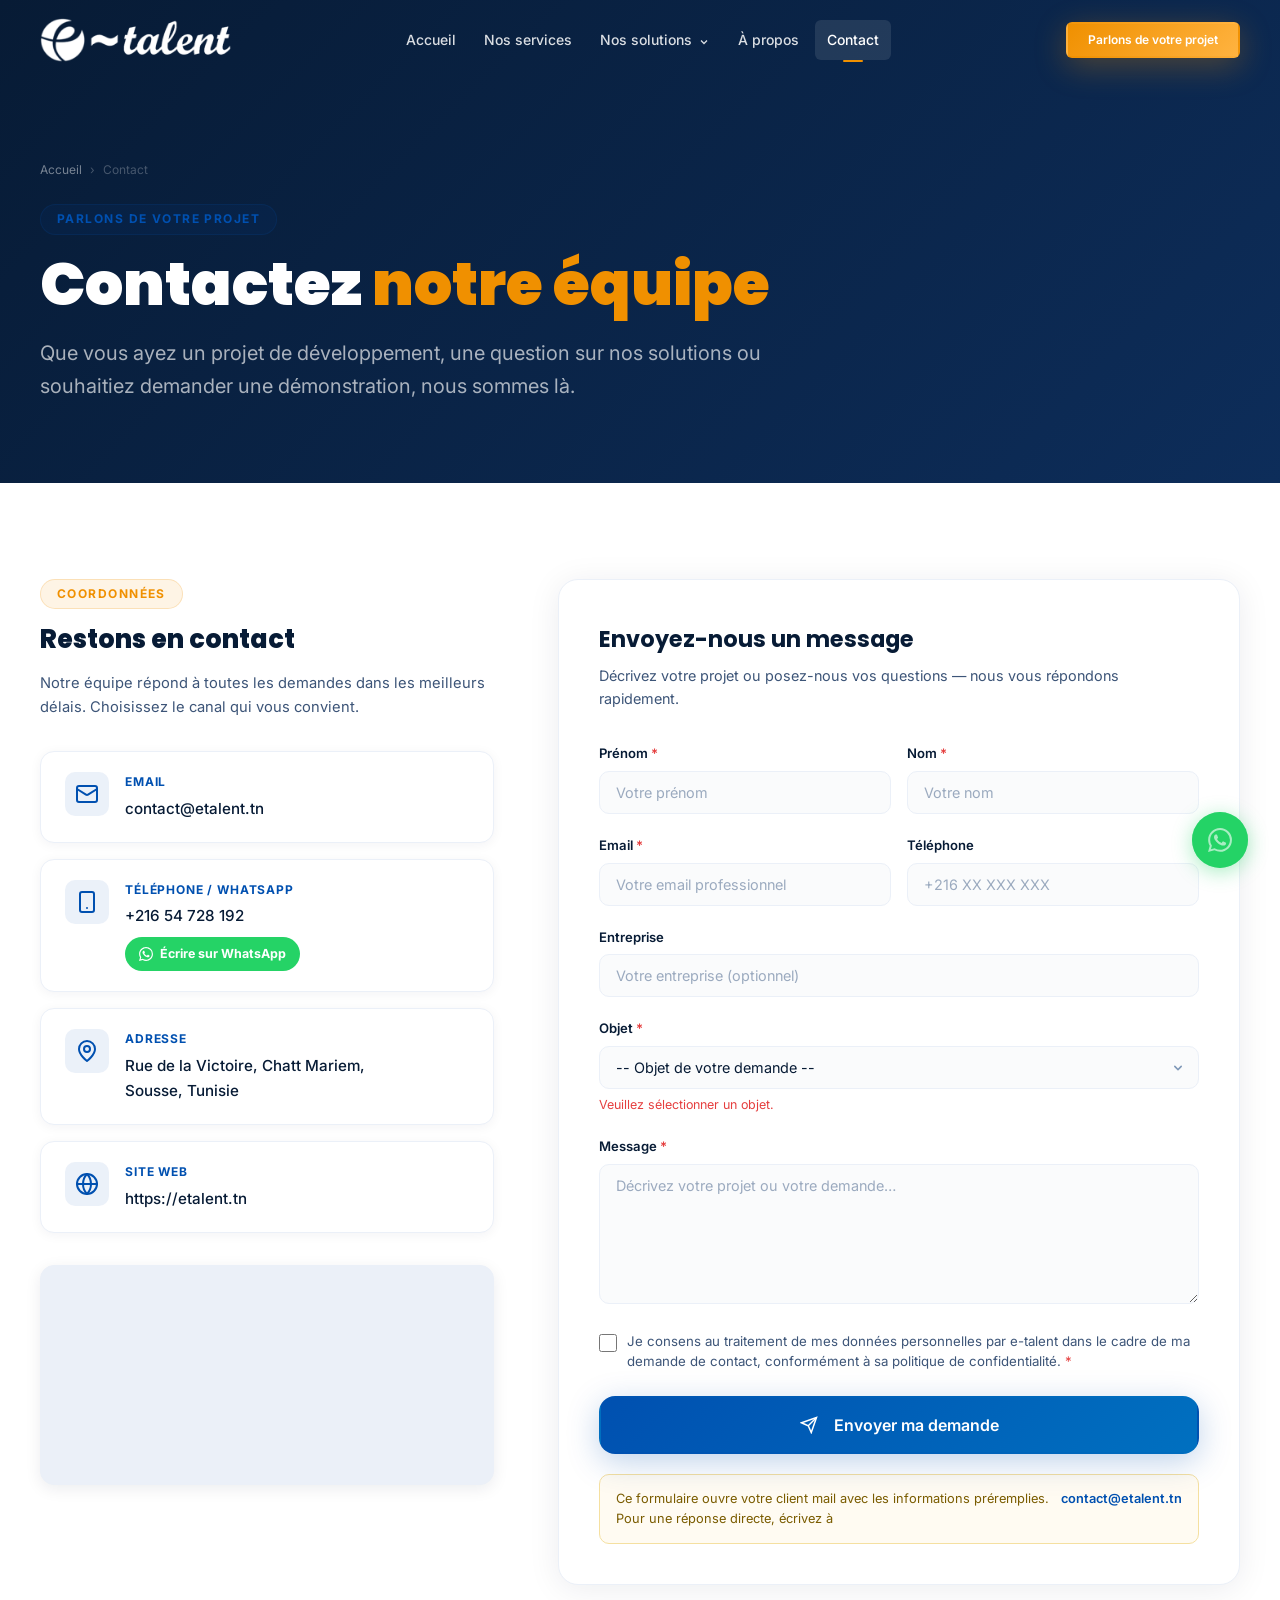
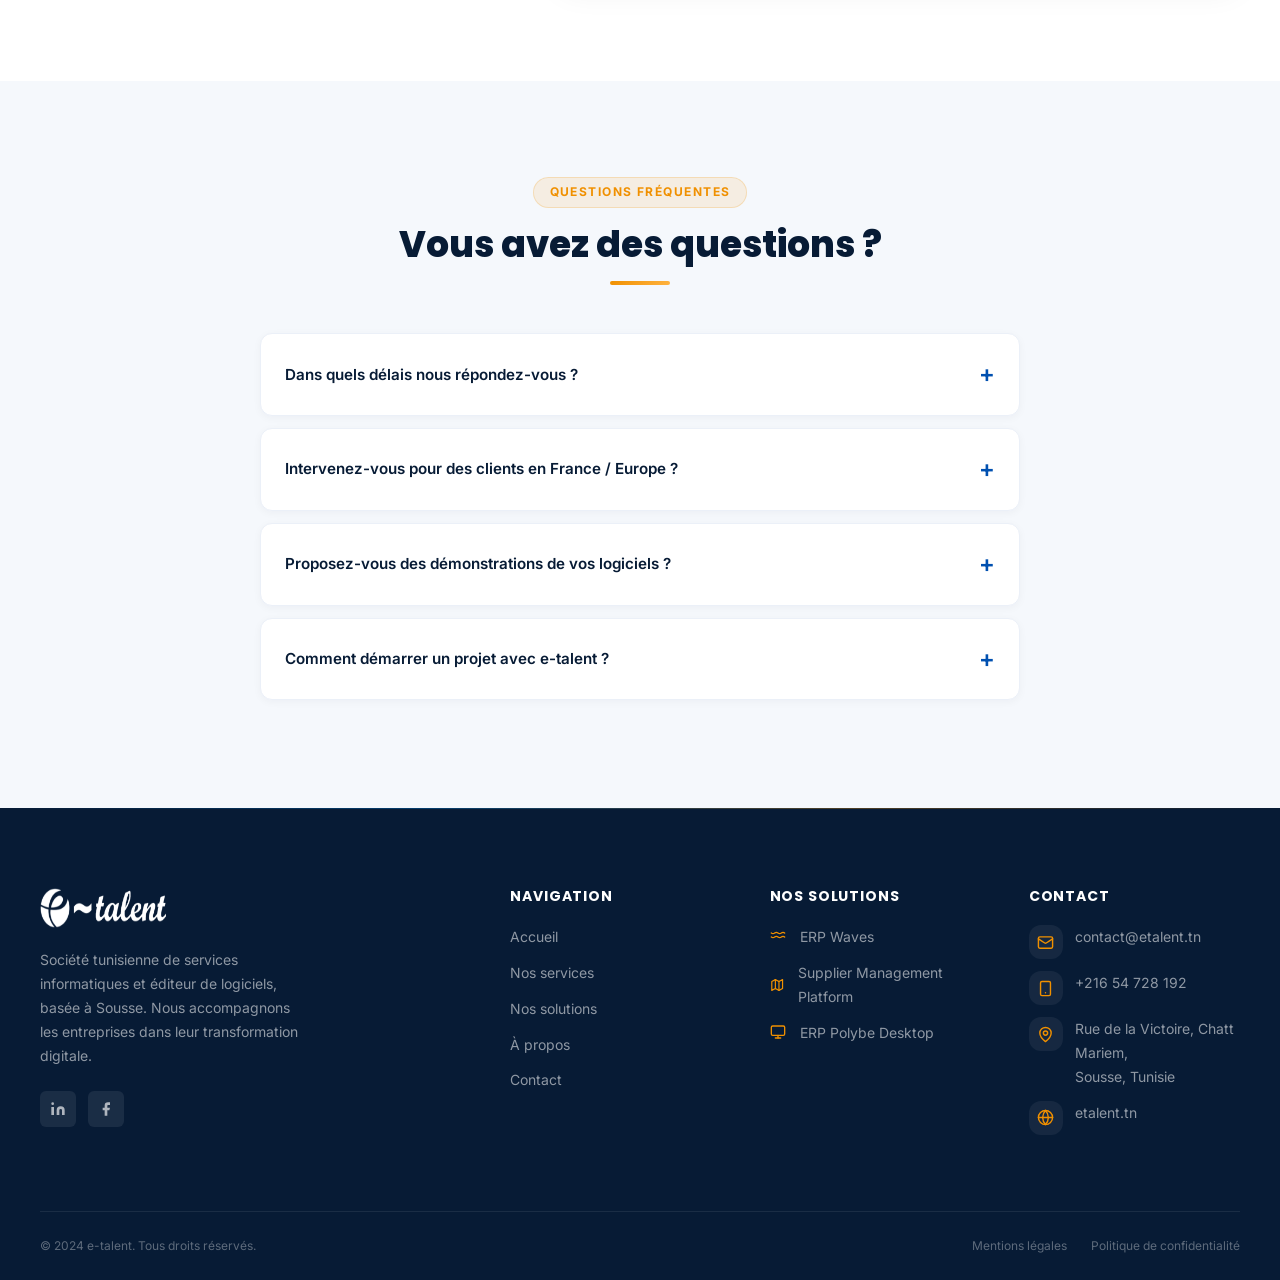
<file: contact.html>
<!DOCTYPE html>
<html lang="fr">
<head>
  <meta charset="UTF-8">
  <meta name="viewport" content="width=device-width, initial-scale=1.0">
  <title>Contact — e-talent | Parlons de votre projet</title>
  <meta name="description" content="Contactez e-talent pour vos projets de développement logiciel, une démonstration ERP ou toute question. Email, téléphone, WhatsApp disponibles.">
  <meta name="robots" content="index, follow">
  <link rel="canonical" href="https://etalent.tn/contact.html">

  <!-- Open Graph -->
  <meta property="og:type" content="website">
  <meta property="og:url" content="https://etalent.tn/contact.html">
  <meta property="og:title" content="Contact — e-talent | Parlons de votre projet">
  <meta property="og:description" content="Contactez e-talent pour vos projets de développement logiciel, une démonstration ERP ou toute question. Email, téléphone, WhatsApp disponibles.">
  <meta property="og:image" content="https://etalent.tn/assets/og-image.png">
  <meta property="og:locale" content="fr_TN">
  <meta property="og:site_name" content="e-talent">

  <!-- Twitter Card -->
  <meta name="twitter:card" content="summary_large_image">
  <meta name="twitter:title" content="Contact — e-talent | Parlons de votre projet">
  <meta name="twitter:description" content="Contactez e-talent pour vos projets de développement logiciel, une démonstration ERP ou toute question.">

  <link rel="icon" type="image/jpeg" href="assets/logos/logo-symbol.jpg">
  <link rel="preconnect" href="https://fonts.googleapis.com">
  <link rel="preconnect" href="https://fonts.gstatic.com" crossorigin>
  <link href="https://fonts.googleapis.com/css2?family=Inter:wght@300;400;500;600;700&family=Poppins:wght@600;700;800&display=swap" rel="stylesheet">

  <link rel="stylesheet" href="css/style.css">
  <link rel="stylesheet" href="css/animations.css">
  <link rel="stylesheet" href="css/responsive.css">

  <style>
    /* ── contact.html page-specific styles ── */
    .contact-layout {
      display: grid;
      grid-template-columns: 2fr 3fr;
      gap: 4rem;
      align-items: flex-start;
    }
    @media (max-width: 900px) {
      .contact-layout { grid-template-columns: 1fr; gap: 2.5rem; }
    }

    .contact-info-card {
      display: flex;
      align-items: flex-start;
      gap: 1rem;
      background: #fff;
      border: 1px solid var(--gray-100, #e8ecf0);
      border-radius: 14px;
      padding: 1.25rem 1.5rem;
      margin-bottom: 1rem;
      box-shadow: 0 2px 12px rgba(7,27,53,.05);
      transition: transform .25s ease, box-shadow .25s ease;
    }
    .contact-info-card:hover {
      transform: translateY(-3px);
      box-shadow: 0 8px 24px rgba(7,27,53,.1);
    }
    .contact-info-card__icon {
      width: 44px;
      height: 44px;
      border-radius: 10px;
      background: rgba(0,80,176,.08);
      display: flex;
      align-items: center;
      justify-content: center;
      font-size: 1.3rem;
      flex-shrink: 0;
    }
    .contact-info-card__content { flex: 1; }
    .contact-info-card__label {
      font-size: .75rem;
      font-weight: 700;
      text-transform: uppercase;
      letter-spacing: .07em;
      color: var(--primary);
      margin-bottom: .2rem;
    }
    .contact-info-card__value {
      font-size: .95rem;
      color: var(--text-primary, #071B35);
      font-weight: 500;
    }
    .contact-info-card__value a {
      color: var(--text-primary, #071B35);
      text-decoration: none;
    }
    .contact-info-card__value a:hover { color: var(--primary); }

    .whatsapp-inline-btn {
      display: inline-flex;
      align-items: center;
      gap: .4rem;
      margin-top: .5rem;
      padding: .4rem .9rem;
      border-radius: 20px;
      background: #25D366;
      color: white;
      font-size: .78rem;
      font-weight: 700;
      text-decoration: none;
      transition: background .2s;
    }
    .whatsapp-inline-btn:hover { background: #1db954; }

    .map-placeholder {
      border-radius: 14px;
      overflow: hidden;
      height: 220px;
      border: 1px solid var(--gray-100, #e8ecf0);
      box-shadow: 0 4px 16px rgba(7,27,53,.08);
    }

    /* Form styles */
    .form-title {
      font-family: 'Poppins', sans-serif;
      font-size: 1.4rem;
      font-weight: 700;
      color: var(--navy);
      margin: 0 0 .4rem;
    }
    .form-subtitle {
      font-size: .9rem;
      color: var(--text-secondary, #5a6b7e);
      margin: 0 0 2rem;
      line-height: 1.6;
    }
    .form-box {
      background: #fff;
      border: 1px solid var(--gray-100, #e8ecf0);
      border-radius: 20px;
      padding: 2.5rem;
      box-shadow: 0 4px 32px rgba(7,27,53,.08);
    }
    .form-row {
      display: grid;
      grid-template-columns: 1fr 1fr;
      gap: 1rem;
    }
    @media (max-width: 600px) { .form-row { grid-template-columns: 1fr; } }
    .form-group { margin-bottom: 1.25rem; }
    .form-label {
      display: block;
      font-size: .82rem;
      font-weight: 600;
      color: var(--text-primary, #071B35);
      margin-bottom: .4rem;
    }
    .form-control {
      width: 100%;
      padding: .75rem 1rem;
      border: 1.5px solid var(--gray-100, #e8ecf0);
      border-radius: 10px;
      font-size: .9rem;
      font-family: 'Inter', sans-serif;
      color: var(--text-primary, #071B35);
      background: #fafbfc;
      transition: border-color .2s, box-shadow .2s;
      box-sizing: border-box;
    }
    .form-control:focus {
      outline: none;
      border-color: var(--primary);
      box-shadow: 0 0 0 3px rgba(0,80,176,.1);
      background: #fff;
    }
    .form-control::placeholder { color: #9baabf; }
    .form-error {
      display: none;
      font-size: .78rem;
      color: #e53e3e;
      margin-top: .3rem;
    }
    .form-control:invalid:not(:placeholder-shown) + .form-error { display: block; }
    .form-check {
      display: flex;
      align-items: flex-start;
      gap: .6rem;
      margin-bottom: 1.5rem;
    }
    .form-check input[type="checkbox"] {
      width: 18px;
      height: 18px;
      flex-shrink: 0;
      margin-top: 2px;
      accent-color: var(--primary);
    }
    .form-check label {
      font-size: .83rem;
      color: var(--text-secondary, #5a6b7e);
      line-height: 1.5;
    }
    .form-note {
      display: flex;
      align-items: flex-start;
      gap: .5rem;
      background: #fffbf2;
      border: 1px solid #f5e0a0;
      border-radius: 10px;
      padding: .9rem 1rem;
      margin-top: 1rem;
      font-size: .8rem;
      color: #7a5c00;
      line-height: 1.55;
    }
    .form-note a {
      color: #0050B0;
      font-weight: 600;
      text-decoration: none;
    }
    .form-note a:hover { text-decoration: underline; }

    /* FAQ accordion */
    .faq-list { max-width: 760px; margin: 0 auto; }
    .faq-item {
      border: 1px solid var(--gray-100, #e8ecf0);
      border-radius: 12px;
      margin-bottom: 12px;
      overflow: hidden;
      background: #fff;
      box-shadow: 0 2px 8px rgba(7,27,53,.04);
    }
    .faq-item summary {
      padding: 20px 24px;
      font-weight: 600;
      cursor: pointer;
      list-style: none;
      display: flex;
      justify-content: space-between;
      align-items: center;
      color: var(--text-primary, #071B35);
      font-size: .95rem;
      transition: color .2s;
    }
    .faq-item summary::-webkit-details-marker { display: none; }
    .faq-item summary:hover { color: var(--primary); }
    .faq-item[open] summary { color: var(--primary); border-bottom: 1px solid var(--gray-100, #e8ecf0); }
    .faq-item summary .faq-icon {
      font-size: 1.5rem;
      color: var(--primary);
      transition: transform .3s;
      flex-shrink: 0;
      margin-left: 1rem;
    }
    .faq-item[open] summary .faq-icon { transform: rotate(45deg); }
    .faq-item__body {
      padding: 1rem 24px 1.25rem;
      color: var(--text-secondary, #5a6b7e);
      font-size: .9rem;
      line-height: 1.65;
    }
  </style>
</head>
<body>

<!-- ═══════════════════════════════════════
     HEADER
════════════════════════════════════════ -->
<header class="site-header site-header--transparent" role="banner">
  <div class="container">
    <div class="site-header__inner">
      <a href="index.html" class="site-logo" aria-label="e-talent — Accueil">
        <img src="assets/logos/logo-etalent.png" alt="e-talent" width="140" height="44">
      </a>
      <nav class="site-nav" aria-label="Navigation principale">
        <a href="index.html" class="nav-link">Accueil</a>
        <a href="services.html" class="nav-link">Nos services</a>
        <div class="nav-dropdown">
          <a href="solutions.html" class="nav-link" aria-haspopup="true">
            Nos solutions <svg style="display:inline;margin-left:2px;vertical-align:middle" width="12" height="12" viewBox="0 0 24 24" fill="none" stroke="currentColor" stroke-width="2.5"><polyline points="6 9 12 15 18 9"/></svg>
          </a>
          <div class="nav-dropdown__menu">
            <a href="erp-waves.html" class="nav-dropdown__item">
              <span class="nav-dropdown__icon"><svg width="16" height="16" viewBox="0 0 24 24" fill="none" stroke="currentColor" stroke-width="2" stroke-linecap="round" stroke-linejoin="round"><path d="M2 6c.6.5 1.2 1 2.5 1C7 7 7 5 9.5 5c2.6 0 2.4 2 5 2 2.5 0 2.5-2 5-2 1.3 0 1.9.5 2.5 1"/><path d="M2 12c.6.5 1.2 1 2.5 1 2.5 0 2.5-2 5-2 2.6 0 2.4 2 5 2 2.5 0 2.5-2 5-2 1.3 0 1.9.5 2.5 1"/></svg></span>
              <span>ERP Waves</span>
            </a>
            <a href="smp.html" class="nav-dropdown__item">
              <span class="nav-dropdown__icon"><svg width="16" height="16" viewBox="0 0 24 24" fill="none" stroke="currentColor" stroke-width="2" stroke-linecap="round" stroke-linejoin="round"><polygon points="3 6 9 3 15 6 21 3 21 18 15 21 9 18 3 21"/><line x1="9" x2="9" y1="3" y2="18"/><line x1="15" x2="15" y1="6" y2="21"/></svg></span>
              <span>Supplier Management Platform</span>
            </a>
            <a href="polybe.html" class="nav-dropdown__item">
              <span class="nav-dropdown__icon"><svg width="16" height="16" viewBox="0 0 24 24" fill="none" stroke="currentColor" stroke-width="2" stroke-linecap="round" stroke-linejoin="round"><rect width="20" height="14" x="2" y="3" rx="2"/><line x1="8" x2="16" y1="21" y2="21"/><line x1="12" x2="12" y1="17" y2="21"/></svg></span>
              <span>ERP Polybe</span>
            </a>
          </div>
        </div>
        <a href="about.html" class="nav-link">À propos</a>
        <a href="contact.html" class="nav-link nav-link--active">Contact</a>
      </nav>
      <div class="nav-cta">
        <a href="contact.html" class="btn btn--accent btn--sm">Parlons de votre projet</a>
      </div>
      <button class="nav-toggle" aria-label="Menu" aria-expanded="false">
        <span></span><span></span><span></span>
      </button>
    </div>
  </div>
</header>
<nav class="mobile-nav" aria-hidden="true" aria-label="Navigation mobile">
  <div class="mobile-nav__links">
    <a href="index.html" class="mobile-nav__link">Accueil</a>
    <a href="services.html" class="mobile-nav__link">Nos services</a>
    <a href="solutions.html" class="mobile-nav__link" data-toggle="mobile-solutions">
      Nos solutions
      <svg class="chevron" style="transition:transform .3s" width="16" height="16" viewBox="0 0 24 24" fill="none" stroke="currentColor" stroke-width="2"><polyline points="6 9 12 15 18 9"/></svg>
    </a>
    <div id="mobile-solutions" class="mobile-nav__sub" style="display:none">
      <a href="erp-waves.html" class="mobile-nav__sub-link"><svg width="16" height="16" viewBox="0 0 24 24" fill="none" stroke="currentColor" stroke-width="2" stroke-linecap="round" stroke-linejoin="round"><path d="M2 6c.6.5 1.2 1 2.5 1C7 7 7 5 9.5 5c2.6 0 2.4 2 5 2 2.5 0 2.5-2 5-2 1.3 0 1.9.5 2.5 1"/><path d="M2 12c.6.5 1.2 1 2.5 1 2.5 0 2.5-2 5-2 2.6 0 2.4 2 5 2 2.5 0 2.5-2 5-2 1.3 0 1.9.5 2.5 1"/></svg> ERP Waves</a>
      <a href="smp.html" class="mobile-nav__sub-link"><svg width="16" height="16" viewBox="0 0 24 24" fill="none" stroke="currentColor" stroke-width="2" stroke-linecap="round" stroke-linejoin="round"><polygon points="3 6 9 3 15 6 21 3 21 18 15 21 9 18 3 21"/><line x1="9" x2="9" y1="3" y2="18"/><line x1="15" x2="15" y1="6" y2="21"/></svg> Supplier Management Platform</a>
      <a href="polybe.html" class="mobile-nav__sub-link"><svg width="16" height="16" viewBox="0 0 24 24" fill="none" stroke="currentColor" stroke-width="2" stroke-linecap="round" stroke-linejoin="round"><rect width="20" height="14" x="2" y="3" rx="2"/><line x1="8" x2="16" y1="21" y2="21"/><line x1="12" x2="12" y1="17" y2="21"/></svg> ERP Polybe</a>
    </div>
    <a href="about.html" class="mobile-nav__link">À propos</a>
    <a href="contact.html" class="mobile-nav__link">Contact</a>
  </div>
  <div style="margin-top:auto;padding-top:2rem">
    <a href="contact.html" class="btn btn--accent" style="width:100%;justify-content:center">Parlons de votre projet</a>
  </div>
</nav>

<!-- ═══════════════════════════════════════
     MAIN
════════════════════════════════════════ -->
<main id="main-content">

  <!-- PAGE HERO -->
  <section class="page-hero" aria-label="En-tête de page">
    <div class="container">
      <div class="page-hero__content">
        <nav class="page-hero__breadcrumb" aria-label="Fil d'Ariane">
          <a href="index.html">Accueil</a>
          <span aria-hidden="true">›</span>
          <span aria-current="page">Contact</span>
        </nav>
        <div class="section-label section-label--blue">Parlons de votre projet</div>
        <h1 class="page-hero__title">
          Contactez <span class="accent">notre équipe</span>
        </h1>
        <p class="page-hero__subtitle">
          Que vous ayez un projet de développement, une question sur nos solutions ou souhaitiez demander une démonstration, nous sommes là.
        </p>
      </div>
    </div>
  </section>

  <!-- ── SECTION 1 : Contact layout ── -->
  <section class="section bg-white" aria-labelledby="contact-section-title">
    <div class="container">
      <div class="contact-layout">

        <!-- LEFT : Informations de contact -->
        <aside aria-label="Coordonnées e-talent">
          <div class="reveal">
            <div class="section-label">Coordonnées</div>
            <h2 class="section-title" id="contact-section-title" style="font-size:1.6rem;">Restons en contact</h2>
            <p style="color:var(--text-secondary,#5a6b7e);font-size:.92rem;line-height:1.65;margin-bottom:2rem;">
              Notre équipe répond à toutes les demandes dans les meilleurs délais. Choisissez le canal qui vous convient.
            </p>
          </div>

          <div class="contact-info-card reveal reveal-delay-1">
            <div class="contact-info-card__icon"><svg width="18" height="18" viewBox="0 0 24 24" fill="none" stroke="currentColor" stroke-width="2" stroke-linecap="round" stroke-linejoin="round"><rect width="20" height="16" x="2" y="4" rx="2"/><path d="m22 7-8.97 5.7a1.94 1.94 0 0 1-2.06 0L2 7"/></svg></div>
            <div class="contact-info-card__content">
              <div class="contact-info-card__label">Email</div>
              <div class="contact-info-card__value">
                <a href="mailto:contact@etalent.tn">contact@etalent.tn</a>
              </div>
            </div>
          </div>

          <div class="contact-info-card reveal reveal-delay-2">
            <div class="contact-info-card__icon"><svg width="18" height="18" viewBox="0 0 24 24" fill="none" stroke="currentColor" stroke-width="2" stroke-linecap="round" stroke-linejoin="round"><rect width="14" height="20" x="5" y="2" rx="2" ry="2"/><path d="M12 18h.01"/></svg></div>
            <div class="contact-info-card__content">
              <div class="contact-info-card__label">Téléphone / WhatsApp</div>
              <div class="contact-info-card__value">
                <a href="tel:+21654728192">+216 54 728 192</a>
              </div>
              <a href="https://wa.me/21654728192" target="_blank" rel="noopener" class="whatsapp-inline-btn">
                <svg width="14" height="14" viewBox="0 0 24 24" fill="currentColor"><path d="M17.472 14.382c-.297-.149-1.758-.867-2.03-.967-.273-.099-.471-.148-.67.15-.197.297-.767.966-.94 1.164-.173.199-.347.223-.644.075-.297-.15-1.255-.463-2.39-1.475-.883-.788-1.48-1.761-1.653-2.059-.173-.297-.018-.458.13-.606.134-.133.298-.347.446-.52.149-.174.198-.298.298-.497.099-.198.05-.371-.025-.52-.075-.149-.669-1.612-.916-2.207-.242-.579-.487-.5-.669-.51-.173-.008-.371-.01-.57-.01-.198 0-.52.074-.792.372-.272.297-1.04 1.016-1.04 2.479 0 1.462 1.065 2.875 1.213 3.074.149.198 2.096 3.2 5.077 4.487.709.306 1.262.489 1.694.625.712.227 1.36.195 1.871.118.571-.085 1.758-.719 2.006-1.413.248-.694.248-1.289.173-1.413-.074-.124-.272-.198-.57-.347m-5.421 7.403h-.004a9.87 9.87 0 01-5.031-1.378l-.361-.214-3.741.982.998-3.648-.235-.374a9.86 9.86 0 01-1.51-5.26c.001-5.45 4.436-9.884 9.888-9.884 2.64 0 5.122 1.03 6.988 2.898a9.825 9.825 0 012.893 6.994c-.003 5.45-4.437 9.884-9.885 9.884m8.413-18.297A11.815 11.815 0 0012.05 0C5.495 0 .16 5.335.157 11.892c0 2.096.547 4.142 1.588 5.945L.057 24l6.305-1.654a11.882 11.882 0 005.683 1.448h.005c6.554 0 11.89-5.335 11.893-11.893a11.821 11.821 0 00-3.48-8.413z"/></svg>
                Écrire sur WhatsApp
              </a>
            </div>
          </div>

          <div class="contact-info-card reveal reveal-delay-3">
            <div class="contact-info-card__icon"><svg width="18" height="18" viewBox="0 0 24 24" fill="none" stroke="currentColor" stroke-width="2" stroke-linecap="round" stroke-linejoin="round"><path d="M20 10c0 6-8 12-8 12s-8-6-8-12a8 8 0 0 1 16 0Z"/><circle cx="12" cy="10" r="3"/></svg></div>
            <div class="contact-info-card__content">
              <div class="contact-info-card__label">Adresse</div>
              <div class="contact-info-card__value">
                Rue de la Victoire, Chatt Mariem,<br>Sousse, Tunisie
              </div>
            </div>
          </div>

          <div class="contact-info-card reveal reveal-delay-4">
            <div class="contact-info-card__icon"><svg width="18" height="18" viewBox="0 0 24 24" fill="none" stroke="currentColor" stroke-width="2" stroke-linecap="round" stroke-linejoin="round"><circle cx="12" cy="12" r="10"/><path d="M12 2a14.5 14.5 0 0 0 0 20 14.5 14.5 0 0 0 0-20"/><path d="M2 12h20"/></svg></div>
            <div class="contact-info-card__content">
              <div class="contact-info-card__label">Site web</div>
              <div class="contact-info-card__value">
                <a href="https://etalent.tn" target="_blank" rel="noopener">https://etalent.tn</a>
              </div>
            </div>
          </div>

          <!-- Map placeholder -->
          <div class="map-placeholder reveal reveal-delay-5" style="margin-top:2rem;">
            <iframe
              src="https://www.google.com/maps/embed?pb=!1m18!1m12!1m3!1d3243.4!2d10.5897!3d35.9024!2m3!1f0!2f0!3f0!3m2!1i1024!2i768!4f13.1!3m3!1m2!1s0x0%3A0x0!2zMzXCsDU0JzA4LjYiTiAxMMKwMzUnMjIuOSJF!5e0!3m2!1sfr!2stn!4v1"
              allowfullscreen=""
              loading="lazy"
              referrerpolicy="no-referrer-when-downgrade"
              title="e-talent — Chatt Mariem, Sousse"
              style="width:100%;height:100%;border:none;">
            </iframe>
          </div>
        </aside>

        <!-- RIGHT : Formulaire -->
        <div class="reveal from-right">
          <div class="form-box">
            <p class="form-title">Envoyez-nous un message</p>
            <p class="form-subtitle">Décrivez votre projet ou posez-nous vos questions — nous vous répondons rapidement.</p>

            <form id="contact-form" novalidate>
              <div class="form-row">
                <div class="form-group">
                  <label class="form-label" for="contact-prenom">Prénom <span aria-hidden="true" style="color:#e53e3e;">*</span></label>
                  <input class="form-control" type="text" id="contact-prenom" name="prenom" placeholder="Votre prénom" required autocomplete="given-name">
                  <span class="form-error" role="alert">Veuillez saisir votre prénom.</span>
                </div>
                <div class="form-group">
                  <label class="form-label" for="contact-nom">Nom <span aria-hidden="true" style="color:#e53e3e;">*</span></label>
                  <input class="form-control" type="text" id="contact-nom" name="nom" placeholder="Votre nom" required autocomplete="family-name">
                  <span class="form-error" role="alert">Veuillez saisir votre nom.</span>
                </div>
              </div>

              <div class="form-row">
                <div class="form-group">
                  <label class="form-label" for="contact-email">Email <span aria-hidden="true" style="color:#e53e3e;">*</span></label>
                  <input class="form-control" type="email" id="contact-email" name="email" placeholder="Votre email professionnel" required autocomplete="email">
                  <span class="form-error" role="alert">Veuillez saisir un email valide.</span>
                </div>
                <div class="form-group">
                  <label class="form-label" for="contact-tel">Téléphone</label>
                  <input class="form-control" type="tel" id="contact-tel" name="telephone" placeholder="+216 XX XXX XXX" autocomplete="tel">
                </div>
              </div>

              <div class="form-group">
                <label class="form-label" for="contact-entreprise">Entreprise</label>
                <input class="form-control" type="text" id="contact-entreprise" name="entreprise" placeholder="Votre entreprise (optionnel)" autocomplete="organization">
              </div>

              <div class="form-group">
                <label class="form-label" for="contact-objet">Objet <span aria-hidden="true" style="color:#e53e3e;">*</span></label>
                <select class="form-control" id="contact-objet" name="objet" required>
                  <option value="" disabled selected>-- Objet de votre demande --</option>
                  <option value="dev-sur-mesure">Développement logiciel sur mesure</option>
                  <option value="externalisation">Externalisation / sous-traitance</option>
                  <option value="renforcement">Renforcement d'équipe</option>
                  <option value="demo-waves">Démonstration ERP Waves</option>
                  <option value="demo-polybe">Démonstration ERP Polybe</option>
                  <option value="demo-smp">Démonstration SMP</option>
                  <option value="partenariat">Partenariat / collaboration</option>
                  <option value="autre">Autre demande</option>
                </select>
                <span class="form-error" role="alert">Veuillez sélectionner un objet.</span>
              </div>

              <div class="form-group">
                <label class="form-label" for="contact-message">Message <span aria-hidden="true" style="color:#e53e3e;">*</span></label>
                <textarea class="form-control" id="contact-message" name="message" placeholder="Décrivez votre projet ou votre demande…" required rows="5" style="resize:vertical;"></textarea>
                <span class="form-error" role="alert">Veuillez saisir votre message.</span>
              </div>

              <div class="form-check">
                <input type="checkbox" id="contact-consent" name="consent" required>
                <label for="contact-consent">
                  Je consens au traitement de mes données personnelles par e-talent dans le cadre de ma demande de contact, conformément à sa politique de confidentialité. <span aria-hidden="true" style="color:#e53e3e;">*</span>
                </label>
              </div>

              <button type="submit" class="btn btn--primary btn--lg" style="width:100%;justify-content:center;">
                <svg width="18" height="18" viewBox="0 0 24 24" fill="none" stroke="currentColor" stroke-width="2" style="margin-right:.5rem;"><line x1="22" y1="2" x2="11" y2="13"/><polygon points="22 2 15 22 11 13 2 9 22 2"/></svg>
                Envoyer ma demande
              </button>

              <div class="form-note" style="margin-top:1.25rem;">
                Ce formulaire ouvre votre client mail avec les informations préremplies. Pour une réponse directe, écrivez à <a href="mailto:contact@etalent.tn">contact@etalent.tn</a>
              </div>
            </form>
          </div>
        </div>

      </div>
    </div>
  </section>

  <!-- ── SECTION 2 : FAQ ── -->
  <section class="section bg-light" aria-labelledby="faq-title">
    <div class="container">
      <div class="reveal" style="text-align:center;margin-bottom:3rem;">
        <div class="section-label">Questions fréquentes</div>
        <h2 class="section-title" id="faq-title">Vous avez des questions ?</h2>
        <div class="section-divider"></div>
      </div>

      <div class="faq-list reveal">
        <details class="faq-item">
          <summary>
            Dans quels délais nous répondez-vous ?
            <span class="faq-icon" aria-hidden="true">+</span>
          </summary>
          <div class="faq-item__body">
            Nous nous engageons à répondre à toutes les demandes sous 24 heures ouvrables. Pour les urgences, vous pouvez nous joindre directement par téléphone ou WhatsApp au <a href="tel:+21654728192" style="color:var(--primary);font-weight:600;">+216 54 728 192</a>.
          </div>
        </details>

        <details class="faq-item">
          <summary>
            Intervenez-vous pour des clients en France / Europe ?
            <span class="faq-icon" aria-hidden="true">+</span>
          </summary>
          <div class="faq-item__body">
            Oui, nous travaillons régulièrement avec des clients européens, notamment en France. Notre équipe communique en français et s'adapte aux fuseaux horaires compatibles pour faciliter la collaboration à distance.
          </div>
        </details>

        <details class="faq-item">
          <summary>
            Proposez-vous des démonstrations de vos logiciels ?
            <span class="faq-icon" aria-hidden="true">+</span>
          </summary>
          <div class="faq-item__body">
            Oui, nous organisons des démonstrations personnalisées pour <strong>ERP Waves</strong>, <strong>Supplier Management Platform (SMP)</strong> et <strong>ERP Polybe</strong>. Il suffit de nous contacter via ce formulaire pour planifier un créneau adapté à vos disponibilités.
          </div>
        </details>

        <details class="faq-item">
          <summary>
            Comment démarrer un projet avec e-talent ?
            <span class="faq-icon" aria-hidden="true">+</span>
          </summary>
          <div class="faq-item__body">
            Contactez-nous avec une description de votre besoin via le formulaire ci-dessus ou par email. Nous organiserons un premier échange (téléphone ou visioconférence) pour qualifier votre projet et vous proposer une offre adaptée à vos objectifs et à votre budget.
          </div>
        </details>
      </div>
    </div>
  </section>

</main>

<!-- ═══════════════════════════════════════
     FOOTER
════════════════════════════════════════ -->
<footer class="site-footer" role="contentinfo">
  <div class="container">
    <div class="footer-top">
      <div class="footer-brand">
        <div class="footer-brand__logo">
          <img src="assets/logos/logo-etalent.png" alt="e-talent" width="130" height="40">
        </div>
        <p class="footer-brand__desc">
          Société tunisienne de services informatiques et éditeur de logiciels, basée à Sousse.
          Nous accompagnons les entreprises dans leur transformation digitale.
        </p>
        <div class="footer-socials">
          <a href="#" class="footer-social" aria-label="LinkedIn">
            <svg width="16" height="16" viewBox="0 0 24 24" fill="currentColor"><path d="M16 8a6 6 0 0 1 6 6v7h-4v-7a2 2 0 0 0-2-2 2 2 0 0 0-2 2v7h-4v-7a6 6 0 0 1 6-6z"/><rect x="2" y="9" width="4" height="12"/><circle cx="4" cy="4" r="2"/></svg>
          </a>
          <a href="#" class="footer-social" aria-label="Facebook">
            <svg width="16" height="16" viewBox="0 0 24 24" fill="currentColor"><path d="M18 2h-3a5 5 0 0 0-5 5v3H7v4h3v8h4v-8h3l1-4h-4V7a1 1 0 0 1 1-1h3z"/></svg>
          </a>
        </div>
      </div>
      <div class="footer-col">
        <h3 class="footer-col__title">Navigation</h3>
        <ul class="footer-links">
          <li><a href="index.html" class="footer-link">Accueil</a></li>
          <li><a href="services.html" class="footer-link">Nos services</a></li>
          <li><a href="solutions.html" class="footer-link">Nos solutions</a></li>
          <li><a href="about.html" class="footer-link">À propos</a></li>
          <li><a href="contact.html" class="footer-link">Contact</a></li>
        </ul>
      </div>
      <div class="footer-col">
        <h3 class="footer-col__title">Nos solutions</h3>
        <ul class="footer-links">
          <li><a href="erp-waves.html" class="footer-link"><svg width="16" height="16" viewBox="0 0 24 24" fill="none" stroke="currentColor" stroke-width="2" stroke-linecap="round" stroke-linejoin="round"><path d="M2 6c.6.5 1.2 1 2.5 1C7 7 7 5 9.5 5c2.6 0 2.4 2 5 2 2.5 0 2.5-2 5-2 1.3 0 1.9.5 2.5 1"/><path d="M2 12c.6.5 1.2 1 2.5 1 2.5 0 2.5-2 5-2 2.6 0 2.4 2 5 2 2.5 0 2.5-2 5-2 1.3 0 1.9.5 2.5 1"/></svg> ERP Waves</a></li>
          <li><a href="smp.html" class="footer-link"><svg width="16" height="16" viewBox="0 0 24 24" fill="none" stroke="currentColor" stroke-width="2" stroke-linecap="round" stroke-linejoin="round"><polygon points="3 6 9 3 15 6 21 3 21 18 15 21 9 18 3 21"/><line x1="9" x2="9" y1="3" y2="18"/><line x1="15" x2="15" y1="6" y2="21"/></svg> Supplier Management Platform</a></li>
          <li><a href="polybe.html" class="footer-link"><svg width="16" height="16" viewBox="0 0 24 24" fill="none" stroke="currentColor" stroke-width="2" stroke-linecap="round" stroke-linejoin="round"><rect width="20" height="14" x="2" y="3" rx="2"/><line x1="8" x2="16" y1="21" y2="21"/><line x1="12" x2="12" y1="17" y2="21"/></svg> ERP Polybe Desktop</a></li>
        </ul>
      </div>
      <div class="footer-col">
        <h3 class="footer-col__title">Contact</h3>
        <div class="footer-contact-item">
          <div class="footer-contact-icon"><svg width="18" height="18" viewBox="0 0 24 24" fill="none" stroke="currentColor" stroke-width="2" stroke-linecap="round" stroke-linejoin="round"><rect width="20" height="16" x="2" y="4" rx="2"/><path d="m22 7-8.97 5.7a1.94 1.94 0 0 1-2.06 0L2 7"/></svg></div>
          <div><a href="mailto:contact@etalent.tn">contact@etalent.tn</a></div>
        </div>
        <div class="footer-contact-item">
          <div class="footer-contact-icon"><svg width="18" height="18" viewBox="0 0 24 24" fill="none" stroke="currentColor" stroke-width="2" stroke-linecap="round" stroke-linejoin="round"><rect width="14" height="20" x="5" y="2" rx="2" ry="2"/><path d="M12 18h.01"/></svg></div>
          <div><a href="tel:+21654728192">+216 54 728 192</a></div>
        </div>
        <div class="footer-contact-item">
          <div class="footer-contact-icon"><svg width="18" height="18" viewBox="0 0 24 24" fill="none" stroke="currentColor" stroke-width="2" stroke-linecap="round" stroke-linejoin="round"><path d="M20 10c0 6-8 12-8 12s-8-6-8-12a8 8 0 0 1 16 0Z"/><circle cx="12" cy="10" r="3"/></svg></div>
          <div>Rue de la Victoire, Chatt Mariem,<br>Sousse, Tunisie</div>
        </div>
        <div class="footer-contact-item">
          <div class="footer-contact-icon"><svg width="18" height="18" viewBox="0 0 24 24" fill="none" stroke="currentColor" stroke-width="2" stroke-linecap="round" stroke-linejoin="round"><circle cx="12" cy="12" r="10"/><path d="M12 2a14.5 14.5 0 0 0 0 20 14.5 14.5 0 0 0 0-20"/><path d="M2 12h20"/></svg></div>
          <div><a href="https://etalent.tn" target="_blank" rel="noopener">etalent.tn</a></div>
        </div>
      </div>
    </div>
    <div class="footer-bottom">
      <p class="footer-copy">© 2024 e-talent. Tous droits réservés.</p>
      <nav class="footer-legal" aria-label="Liens légaux">
        <a href="#">Mentions légales</a>
        <a href="#">Politique de confidentialité</a>
      </nav>
    </div>
  </div>
</footer>
<a href="https://wa.me/21654728192" class="whatsapp-btn" target="_blank" rel="noopener" aria-label="Contacter par WhatsApp">
  <div class="whatsapp-btn__pulse"></div>
  <svg width="24" height="24" viewBox="0 0 24 24" fill="currentColor"><path d="M17.472 14.382c-.297-.149-1.758-.867-2.03-.967-.273-.099-.471-.148-.67.15-.197.297-.767.966-.94 1.164-.173.199-.347.223-.644.075-.297-.15-1.255-.463-2.39-1.475-.883-.788-1.48-1.761-1.653-2.059-.173-.297-.018-.458.13-.606.134-.133.298-.347.446-.52.149-.174.198-.298.298-.497.099-.198.05-.371-.025-.52-.075-.149-.669-1.612-.916-2.207-.242-.579-.487-.5-.669-.51-.173-.008-.371-.01-.57-.01-.198 0-.52.074-.792.372-.272.297-1.04 1.016-1.04 2.479 0 1.462 1.065 2.875 1.213 3.074.149.198 2.096 3.2 5.077 4.487.709.306 1.262.489 1.694.625.712.227 1.36.195 1.871.118.571-.085 1.758-.719 2.006-1.413.248-.694.248-1.289.173-1.413-.074-.124-.272-.198-.57-.347m-5.421 7.403h-.004a9.87 9.87 0 01-5.031-1.378l-.361-.214-3.741.982.998-3.648-.235-.374a9.86 9.86 0 01-1.51-5.26c.001-5.45 4.436-9.884 9.888-9.884 2.64 0 5.122 1.03 6.988 2.898a9.825 9.825 0 012.893 6.994c-.003 5.45-4.437 9.884-9.885 9.884m8.413-18.297A11.815 11.815 0 0012.05 0C5.495 0 .16 5.335.157 11.892c0 2.096.547 4.142 1.588 5.945L.057 24l6.305-1.654a11.882 11.882 0 005.683 1.448h.005c6.554 0 11.89-5.335 11.893-11.893a11.821 11.821 0 00-3.48-8.413z"/></svg>
</a>
<div class="nav-progress" role="progressbar" aria-hidden="true"></div>
<script src="js/navigation.js"></script>
<script src="js/animations.js"></script>
<script src="js/main.js"></script>
<script>
  /* Contact form → mailto */
  document.getElementById('contact-form').addEventListener('submit', function(e) {
    e.preventDefault();
    const f = this;
    const prenom = f.prenom.value.trim();
    const nom = f.nom.value.trim();
    const email = f.email.value.trim();
    const tel = f.telephone.value.trim();
    const entreprise = f.entreprise.value.trim();
    const objet = f.objet.value;
    const message = f.message.value.trim();
    if (!f.checkValidity()) { f.reportValidity(); return; }
    const body = [
      'Bonjour,',
      '',
      `Prénom : ${prenom}`,
      `Nom : ${nom}`,
      `Téléphone : ${tel || 'Non renseigné'}`,
      `Entreprise : ${entreprise || 'Non renseignée'}`,
      '',
      `Objet : ${objet}`,
      '',
      message,
      '',
      '---',
      'Envoyé via le formulaire de contact etalent.tn'
    ].join('\n');
    window.location.href = `mailto:contact@etalent.tn?subject=${encodeURIComponent('[etalent.tn] ' + objet)}&body=${encodeURIComponent(body)}`;
  });
</script>
</body>
</html>
</file>
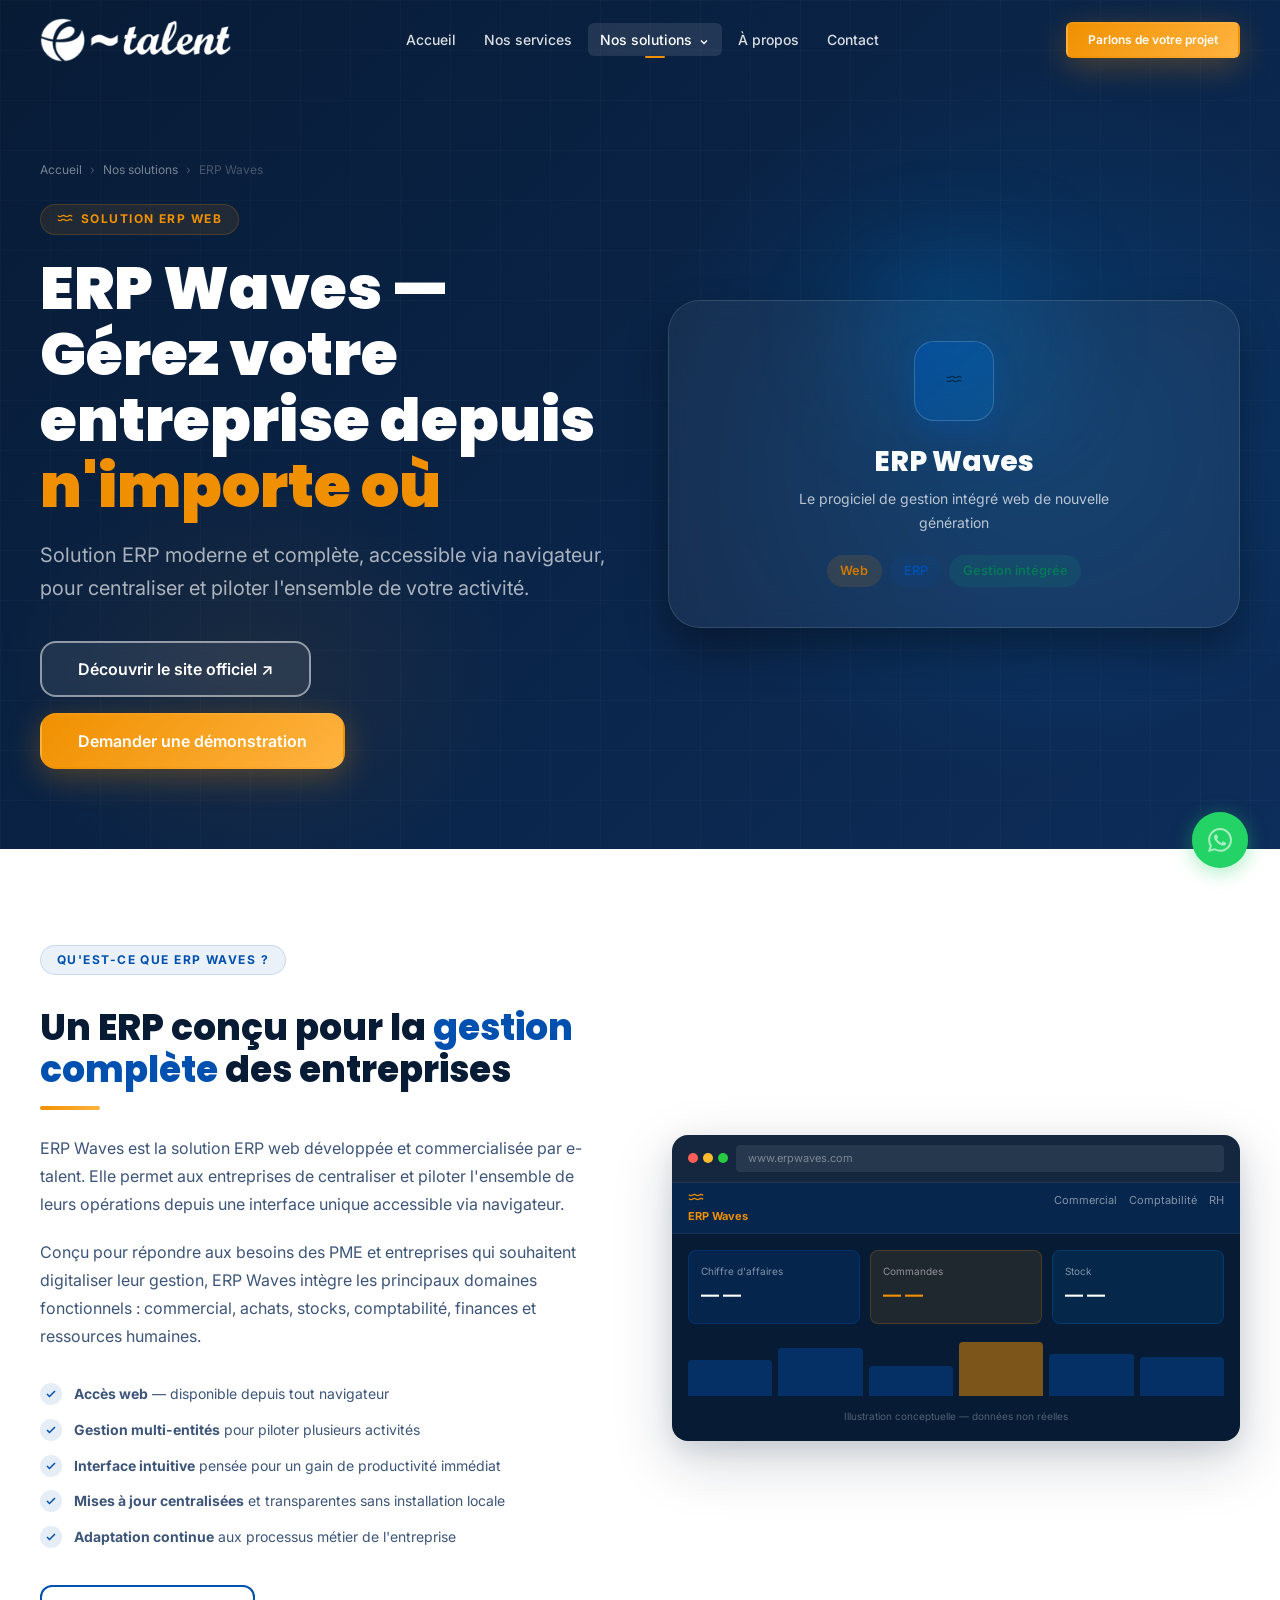
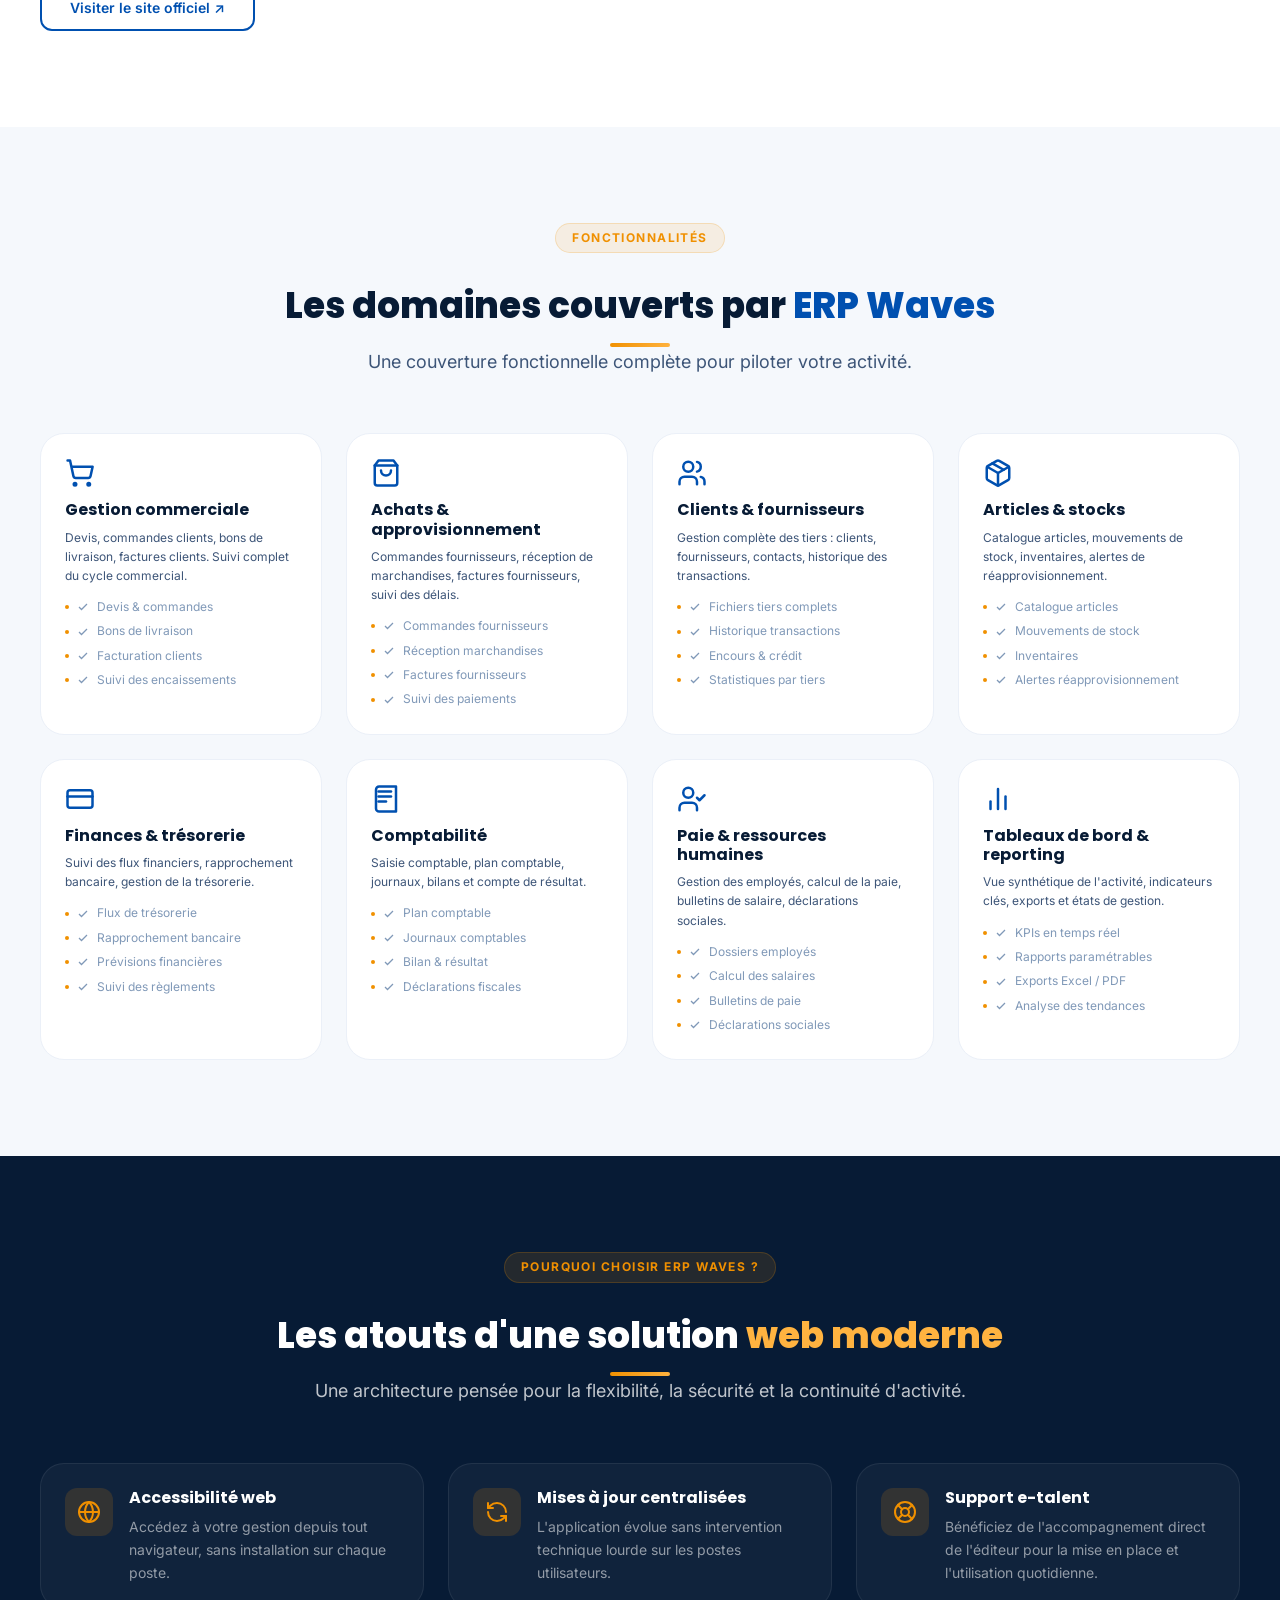
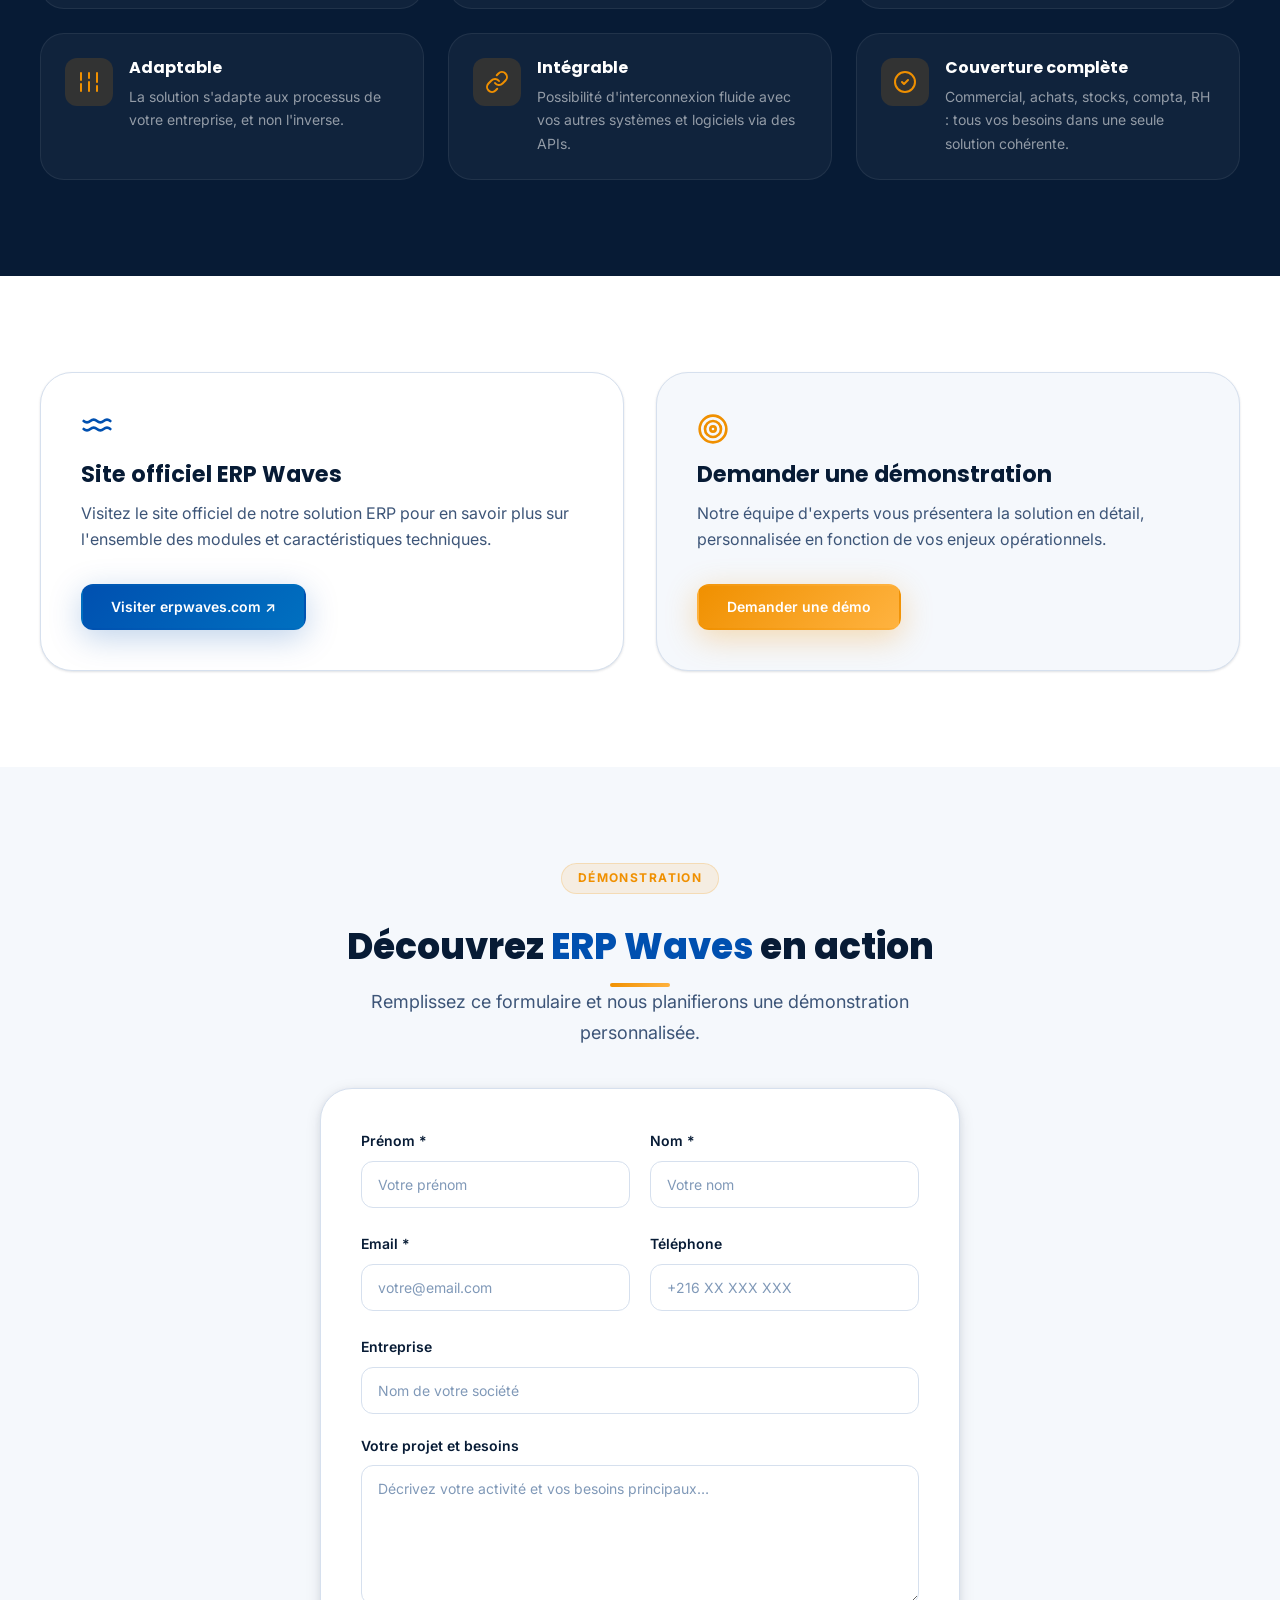
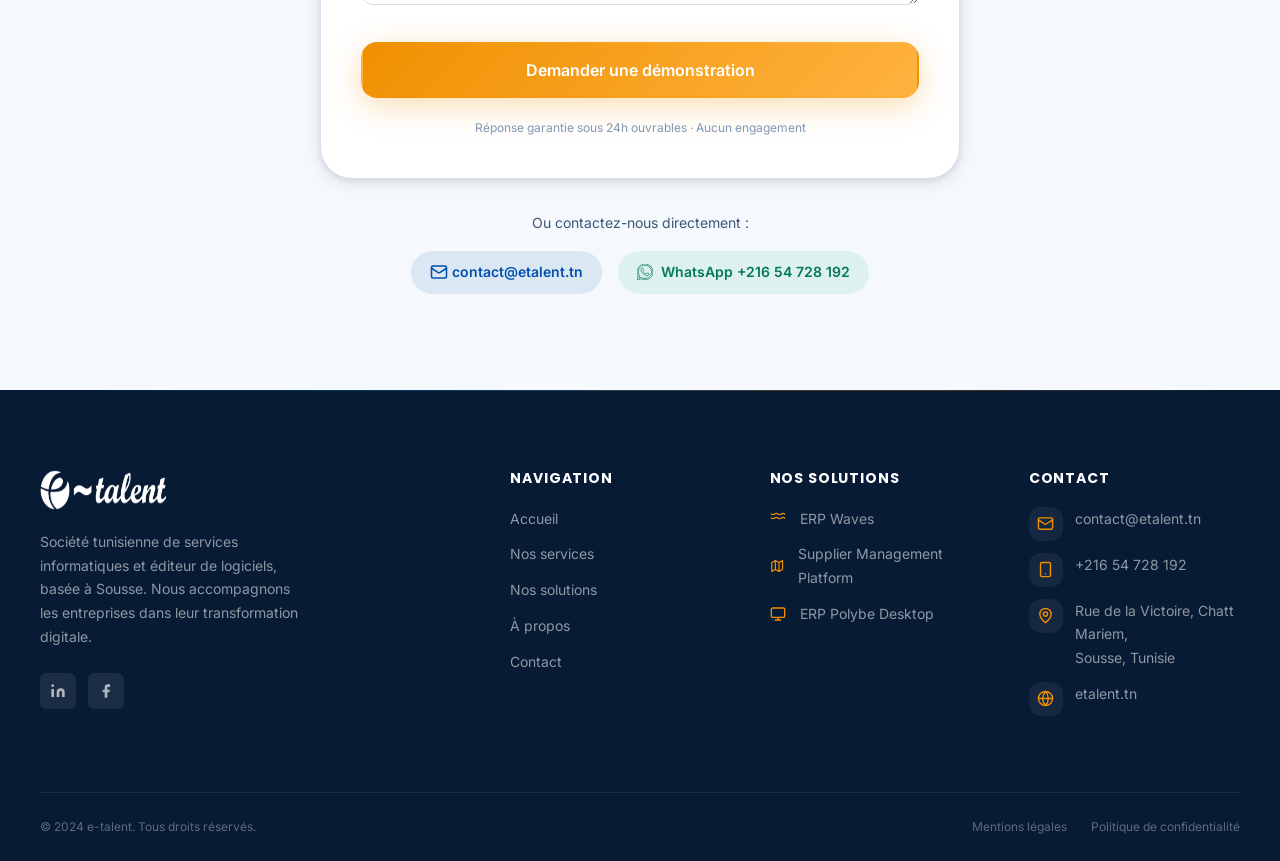
<file: erp-waves.html>
<!DOCTYPE html>
<html lang="fr">
<head>
  <meta charset="UTF-8">
  <meta name="viewport" content="width=device-width, initial-scale=1.0">
  <title>ERP Waves — Solution ERP web pour la gestion intégrée | e-talent</title>
  <meta name="description" content="ERP Waves est la solution ERP web d'e-talent pour la gestion commerciale, comptable, RH et financière des entreprises. Découvrez les modules et demandez une démonstration.">
  <meta name="robots" content="index, follow">
  <link rel="canonical" href="https://etalent.tn/erp-waves.html">

  <!-- Open Graph -->
  <meta property="og:type" content="website">
  <meta property="og:url" content="https://etalent.tn/erp-waves.html">
  <meta property="og:title" content="ERP Waves — Solution ERP web pour la gestion intégrée | e-talent">
  <meta property="og:description" content="ERP Waves est la solution ERP web d'e-talent pour la gestion commerciale, comptable, RH et financière des entreprises. Découvrez les modules et demandez une démonstration.">
  <meta property="og:image" content="https://etalent.tn/assets/og-image.png">
  <meta property="og:locale" content="fr_TN">
  <meta property="og:site_name" content="e-talent">

  <!-- Twitter Card -->
  <meta name="twitter:card" content="summary_large_image">
  <meta name="twitter:title" content="ERP Waves — Solution ERP web pour la gestion intégrée | e-talent">
  <meta name="twitter:description" content="ERP Waves est la solution ERP web d'e-talent pour la gestion commerciale, comptable, RH et financière des entreprises.">

  <link rel="icon" type="image/jpeg" href="assets/logos/logo-symbol.jpg">
  <link rel="preconnect" href="https://fonts.googleapis.com">
  <link rel="preconnect" href="https://fonts.gstatic.com" crossorigin>
  <link href="https://fonts.googleapis.com/css2?family=Inter:wght@300;400;500;600;700;800;900&family=Poppins:wght@600;700;800&display=swap" rel="stylesheet">

  <link rel="stylesheet" href="css/style.css">
  <link rel="stylesheet" href="css/animations.css">
  <link rel="stylesheet" href="css/responsive.css">

  <style>
    .hero-product-card {
      background: rgba(255, 255, 255, 0.05);
      backdrop-filter: blur(12px);
      -webkit-backdrop-filter: blur(12px);
      border: 1px solid rgba(255, 255, 255, 0.12);
      border-radius: var(--radius-2xl);
      padding: 2.5rem 2rem;
      text-align: center;
      position: relative;
      box-shadow: 0 20px 40px rgba(0,0,0,0.35);
    }
    .hero-product-card::before {
      content: '';
      position: absolute;
      top: -20%;
      left: 20%;
      width: 60%;
      height: 60%;
      background: radial-gradient(circle, rgba(0, 112, 192, 0.35) 0%, transparent 70%);
      pointer-events: none;
      filter: blur(40px);
    }
    .hero-product-icon {
      width: 80px;
      height: 80px;
      margin: 0 auto 1.5rem;
      border-radius: 20px;
      background: linear-gradient(135deg, rgba(0, 80, 176, 0.6) 0%, rgba(0, 112, 192, 0.3) 100%);
      border: 1px solid rgba(255, 255, 255, 0.2);
      display: flex;
      align-items: center;
      justify-content: center;
      font-size: 2.75rem;
      box-shadow: 0 10px 25px rgba(0, 80, 176, 0.3);
    }
    .hero-badges-wrap {
      display: flex;
      gap: 0.5rem;
      justify-content: center;
      flex-wrap: wrap;
      margin-top: 1.25rem;
    }
  </style>
</head>
<body>

  <!-- ============================================================
       HEADER
       ============================================================ -->
  <header class="site-header site-header--transparent" role="banner">
    <div class="container">
      <div class="site-header__inner">
        <a href="index.html" class="site-logo" aria-label="e-talent — Accueil">
          <img src="assets/logos/logo-etalent.png" alt="e-talent" width="140" height="44">
        </a>
        <nav class="site-nav" aria-label="Navigation principale">
          <a href="index.html" class="nav-link">Accueil</a>
          <a href="services.html" class="nav-link">Nos services</a>
          <div class="nav-dropdown">
            <a href="solutions.html" class="nav-link active" aria-haspopup="true">
              Nos solutions
              <svg style="display:inline;margin-left:2px;vertical-align:middle" width="12" height="12" viewBox="0 0 24 24" fill="none" stroke="currentColor" stroke-width="2.5"><polyline points="6 9 12 15 18 9"/></svg>
            </a>
            <div class="nav-dropdown__menu">
              <a href="erp-waves.html" class="nav-dropdown__item nav-dropdown__item--active">
                <span class="nav-dropdown__icon"><svg width="16" height="16" viewBox="0 0 24 24" fill="none" stroke="currentColor" stroke-width="2" stroke-linecap="round" stroke-linejoin="round"><path d="M2 6c.6.5 1.2 1 2.5 1C7 7 7 5 9.5 5c2.6 0 2.4 2 5 2 2.5 0 2.5-2 5-2 1.3 0 1.9.5 2.5 1"/><path d="M2 12c.6.5 1.2 1 2.5 1 2.5 0 2.5-2 5-2 2.6 0 2.4 2 5 2 2.5 0 2.5-2 5-2 1.3 0 1.9.5 2.5 1"/></svg></span>
                <span>ERP Waves</span>
              </a>
              <a href="smp.html" class="nav-dropdown__item">
                <span class="nav-dropdown__icon"><svg width="16" height="16" viewBox="0 0 24 24" fill="none" stroke="currentColor" stroke-width="2" stroke-linecap="round" stroke-linejoin="round"><polygon points="3 6 9 3 15 6 21 3 21 18 15 21 9 18 3 21"/><line x1="9" x2="9" y1="3" y2="18"/><line x1="15" x2="15" y1="6" y2="21"/></svg></span>
                <span>Supplier Management Platform</span>
              </a>
              <a href="polybe.html" class="nav-dropdown__item">
                <span class="nav-dropdown__icon"><svg width="16" height="16" viewBox="0 0 24 24" fill="none" stroke="currentColor" stroke-width="2" stroke-linecap="round" stroke-linejoin="round"><rect width="20" height="14" x="2" y="3" rx="2"/><line x1="8" x2="16" y1="21" y2="21"/><line x1="12" x2="12" y1="17" y2="21"/></svg></span>
                <span>ERP Polybe</span>
              </a>
            </div>
          </div>
          <a href="about.html" class="nav-link">À propos</a>
          <a href="contact.html" class="nav-link">Contact</a>
        </nav>
        <div class="nav-cta">
          <a href="contact.html" class="btn btn--accent btn--sm">Parlons de votre projet</a>
        </div>
        <button class="nav-toggle" aria-label="Menu" aria-expanded="false">
          <span></span><span></span><span></span>
        </button>
      </div>
    </div>
  </header>

  <!-- Mobile navigation -->
  <nav class="mobile-nav" aria-hidden="true" aria-label="Navigation mobile">
    <div class="mobile-nav__links">
      <a href="index.html" class="mobile-nav__link">Accueil</a>
      <a href="services.html" class="mobile-nav__link">Nos services</a>
      <a href="solutions.html" class="mobile-nav__link" data-toggle="mobile-solutions">
        Nos solutions
        <svg class="chevron" style="transition:transform .3s" width="16" height="16" viewBox="0 0 24 24" fill="none" stroke="currentColor" stroke-width="2"><polyline points="6 9 12 15 18 9"/></svg>
      </a>
      <div id="mobile-solutions" class="mobile-nav__sub" style="display:none">
        <a href="erp-waves.html" class="mobile-nav__sub-link"><svg width="16" height="16" viewBox="0 0 24 24" fill="none" stroke="currentColor" stroke-width="2" stroke-linecap="round" stroke-linejoin="round"><path d="M2 6c.6.5 1.2 1 2.5 1C7 7 7 5 9.5 5c2.6 0 2.4 2 5 2 2.5 0 2.5-2 5-2 1.3 0 1.9.5 2.5 1"/><path d="M2 12c.6.5 1.2 1 2.5 1 2.5 0 2.5-2 5-2 2.6 0 2.4 2 5 2 2.5 0 2.5-2 5-2 1.3 0 1.9.5 2.5 1"/></svg> ERP Waves</a>
        <a href="smp.html" class="mobile-nav__sub-link"><svg width="16" height="16" viewBox="0 0 24 24" fill="none" stroke="currentColor" stroke-width="2" stroke-linecap="round" stroke-linejoin="round"><polygon points="3 6 9 3 15 6 21 3 21 18 15 21 9 18 3 21"/><line x1="9" x2="9" y1="3" y2="18"/><line x1="15" x2="15" y1="6" y2="21"/></svg> Supplier Management Platform</a>
        <a href="polybe.html" class="mobile-nav__sub-link"><svg width="16" height="16" viewBox="0 0 24 24" fill="none" stroke="currentColor" stroke-width="2" stroke-linecap="round" stroke-linejoin="round"><rect width="20" height="14" x="2" y="3" rx="2"/><line x1="8" x2="16" y1="21" y2="21"/><line x1="12" x2="12" y1="17" y2="21"/></svg> ERP Polybe</a>
      </div>
      <a href="about.html" class="mobile-nav__link">À propos</a>
      <a href="contact.html" class="mobile-nav__link">Contact</a>
    </div>
    <div style="margin-top:auto;padding-top:2rem">
      <a href="contact.html" class="btn btn--accent" style="width:100%;justify-content:center">Parlons de votre projet</a>
    </div>
  </nav>

  <main id="main-content">

    <!-- ============================================================
         PAGE HERO
         ============================================================ -->
    <section class="page-hero" aria-label="ERP Waves">
      <div class="page-hero__bg"></div>
      <div class="page-hero__grid"></div>
      <div class="container">
        <div class="grid grid-2" style="gap:3.5rem;align-items:center;">
          
          <!-- Hero left: content -->
          <div class="page-hero__content reveal from-left">
            <nav class="page-hero__breadcrumb" aria-label="Fil d'Ariane">
              <a href="index.html">Accueil</a>
              <span aria-hidden="true">›</span>
              <a href="solutions.html">Nos solutions</a>
              <span aria-hidden="true">›</span>
              <span aria-current="page">ERP Waves</span>
            </nav>
            <div class="section-label" style="margin-bottom:1.25rem;"><svg width="16" height="16" viewBox="0 0 24 24" fill="none" stroke="currentColor" stroke-width="2" stroke-linecap="round" stroke-linejoin="round"><path d="M2 6c.6.5 1.2 1 2.5 1C7 7 7 5 9.5 5c2.6 0 2.4 2 5 2 2.5 0 2.5-2 5-2 1.3 0 1.9.5 2.5 1"/><path d="M2 12c.6.5 1.2 1 2.5 1 2.5 0 2.5-2 5-2 2.6 0 2.4 2 5 2 2.5 0 2.5-2 5-2 1.3 0 1.9.5 2.5 1"/></svg> Solution ERP Web</div>
            <h1 class="page-hero__title">
              ERP Waves — Gérez votre entreprise depuis <span class="accent">n'importe où</span>
            </h1>
            <p class="page-hero__subtitle">
              Solution ERP moderne et complète, accessible via navigateur, pour centraliser et piloter l'ensemble de votre activité.
            </p>
            <div class="btn-group" style="margin-top:2.25rem;">
              <a href="https://www.erpwaves.com" target="_blank" rel="noopener" class="btn btn--outline-white btn--lg">
                Découvrir le site officiel ↗
              </a>
              <a href="#demo-form" class="btn btn--accent btn--lg">
                Demander une démonstration
              </a>
            </div>
          </div>

          <!-- Hero right: glowing product card -->
          <div class="reveal from-right" style="position:relative;z-index:2;">
            <div class="hero-product-card">
              <div class="hero-product-icon"><svg width="16" height="16" viewBox="0 0 24 24" fill="none" stroke="currentColor" stroke-width="2" stroke-linecap="round" stroke-linejoin="round"><path d="M2 6c.6.5 1.2 1 2.5 1C7 7 7 5 9.5 5c2.6 0 2.4 2 5 2 2.5 0 2.5-2 5-2 1.3 0 1.9.5 2.5 1"/><path d="M2 12c.6.5 1.2 1 2.5 1 2.5 0 2.5-2 5-2 2.6 0 2.4 2 5 2 2.5 0 2.5-2 5-2 1.3 0 1.9.5 2.5 1"/></svg></div>
              <h2 style="font-size:1.75rem;font-weight:800;color:white;margin-bottom:0.5rem;font-family:var(--font-heading);">
                ERP Waves
              </h2>
              <p style="font-size:var(--text-sm);color:rgba(255,255,255,0.7);max-width:320px;margin:0 auto 1rem;">
                Le progiciel de gestion intégré web de nouvelle génération
              </p>
              <div class="hero-badges-wrap">
                <span class="badge badge--orange" style="font-size:0.8rem;padding:0.35rem 0.85rem;">Web</span>
                <span class="badge badge--blue" style="font-size:0.8rem;padding:0.35rem 0.85rem;">ERP</span>
                <span class="badge badge--green" style="font-size:0.8rem;padding:0.35rem 0.85rem;">Gestion intégrée</span>
              </div>
            </div>
          </div>

        </div>
      </div>
    </section>

    <!-- ============================================================
         SECTION 1 — Présentation générale (bg-white)
         ============================================================ -->
    <section class="section bg-white" aria-labelledby="waves-overview-title">
      <div class="container">
        <div class="grid grid-2" style="gap:4rem;align-items:center;">

          <!-- Colonne gauche : explications et feature-list -->
          <div class="reveal from-left">
            <span class="section-label section-label--blue">Qu'est-ce que ERP Waves ?</span>
            <h2 id="waves-overview-title" class="section-title" style="margin-top:1rem;">
              Un ERP conçu pour la <span class="accent">gestion complète</span> des entreprises
            </h2>
            <div class="section-divider section-divider--left"></div>

            <p style="margin-top:1.5rem;color:var(--text-secondary);line-height:1.75;margin-bottom:1.25rem;">
              ERP Waves est la solution ERP web développée et commercialisée par e-talent. Elle permet aux entreprises de centraliser et piloter l'ensemble de leurs opérations depuis une interface unique accessible via navigateur.
            </p>
            <p style="color:var(--text-secondary);line-height:1.75;margin-bottom:2rem;">
              Conçu pour répondre aux besoins des PME et entreprises qui souhaitent digitaliser leur gestion, ERP Waves intègre les principaux domaines fonctionnels : commercial, achats, stocks, comptabilité, finances et ressources humaines.
            </p>

            <ul class="feature-list" style="margin-bottom:2.25rem;">
              <li class="feature-item">
                <span class="feature-item__check">
                  <svg width="12" height="12" viewBox="0 0 24 24" fill="none" stroke="currentColor" stroke-width="3"><polyline points="20 6 9 17 4 12"/></svg>
                </span>
                <span><strong>Accès web</strong> — disponible depuis tout navigateur</span>
              </li>
              <li class="feature-item">
                <span class="feature-item__check">
                  <svg width="12" height="12" viewBox="0 0 24 24" fill="none" stroke="currentColor" stroke-width="3"><polyline points="20 6 9 17 4 12"/></svg>
                </span>
                <span><strong>Gestion multi-entités</strong> pour piloter plusieurs activités</span>
              </li>
              <li class="feature-item">
                <span class="feature-item__check">
                  <svg width="12" height="12" viewBox="0 0 24 24" fill="none" stroke="currentColor" stroke-width="3"><polyline points="20 6 9 17 4 12"/></svg>
                </span>
                <span><strong>Interface intuitive</strong> pensée pour un gain de productivité immédiat</span>
              </li>
              <li class="feature-item">
                <span class="feature-item__check">
                  <svg width="12" height="12" viewBox="0 0 24 24" fill="none" stroke="currentColor" stroke-width="3"><polyline points="20 6 9 17 4 12"/></svg>
                </span>
                <span><strong>Mises à jour centralisées</strong> et transparentes sans installation locale</span>
              </li>
              <li class="feature-item">
                <span class="feature-item__check">
                  <svg width="12" height="12" viewBox="0 0 24 24" fill="none" stroke="currentColor" stroke-width="3"><polyline points="20 6 9 17 4 12"/></svg>
                </span>
                <span><strong>Adaptation continue</strong> aux processus métier de l'entreprise</span>
              </li>
            </ul>

            <div>
              <a href="https://www.erpwaves.com" target="_blank" rel="noopener" class="btn btn--outline">
                Visiter le site officiel ↗
              </a>
            </div>
          </div>

          <!-- Colonne droite : CSS mockup ERP dashboard -->
          <div class="reveal from-right">
            <div style="background:var(--navy);border-radius:16px;overflow:hidden;box-shadow:var(--shadow-xl);">
              <!-- Mock browser bar -->
              <div style="background:rgba(255,255,255,.05);padding:10px 16px;display:flex;align-items:center;gap:8px;border-bottom:1px solid rgba(255,255,255,.08);">
                <div style="display:flex;gap:5px;"><div style="width:10px;height:10px;border-radius:50%;background:#FF5F57;"></div><div style="width:10px;height:10px;border-radius:50%;background:#FFBD2E;"></div><div style="width:10px;height:10px;border-radius:50%;background:#28CA41;"></div></div>
                <div style="flex:1;background:rgba(255,255,255,.08);border-radius:4px;padding:4px 12px;font-size:11px;color:rgba(255,255,255,.4);">www.erpwaves.com</div>
              </div>
              <!-- Mock nav -->
              <div style="background:rgba(0,80,176,.2);padding:8px 16px;display:flex;gap:12px;border-bottom:1px solid rgba(255,255,255,.06);">
                <span style="font-size:11px;color:var(--accent);font-weight:700;"><svg width="16" height="16" viewBox="0 0 24 24" fill="none" stroke="currentColor" stroke-width="2" stroke-linecap="round" stroke-linejoin="round"><path d="M2 6c.6.5 1.2 1 2.5 1C7 7 7 5 9.5 5c2.6 0 2.4 2 5 2 2.5 0 2.5-2 5-2 1.3 0 1.9.5 2.5 1"/><path d="M2 12c.6.5 1.2 1 2.5 1 2.5 0 2.5-2 5-2 2.6 0 2.4 2 5 2 2.5 0 2.5-2 5-2 1.3 0 1.9.5 2.5 1"/></svg> ERP Waves</span>
                <span style="font-size:11px;color:rgba(255,255,255,.5);margin-left:auto;">Commercial</span>
                <span style="font-size:11px;color:rgba(255,255,255,.5);">Comptabilité</span>
                <span style="font-size:11px;color:rgba(255,255,255,.5);">RH</span>
              </div>
              <!-- Mock content -->
              <div style="padding:16px;display:flex;flex-direction:column;gap:12px;">
                <div style="display:flex;gap:10px;">
                  <div style="flex:1;background:rgba(0,80,176,.2);border:1px solid rgba(0,80,176,.3);border-radius:8px;padding:12px;"><div style="font-size:10px;color:rgba(255,255,255,.5);">Chiffre d'affaires</div><div style="font-size:18px;font-weight:700;color:white;">— —</div></div>
                  <div style="flex:1;background:rgba(240,144,0,.1);border:1px solid rgba(240,144,0,.2);border-radius:8px;padding:12px;"><div style="font-size:10px;color:rgba(255,255,255,.5);">Commandes</div><div style="font-size:18px;font-weight:700;color:var(--accent);">— —</div></div>
                  <div style="flex:1;background:rgba(0,112,192,.15);border:1px solid rgba(0,112,192,.25);border-radius:8px;padding:12px;"><div style="font-size:10px;color:rgba(255,255,255,.5);">Stock</div><div style="font-size:18px;font-weight:700;color:white;">— —</div></div>
                </div>
                <div style="display:flex;gap:6px;align-items:flex-end;height:60px;">
                  <div style="flex:1;background:rgba(0,80,176,.4);border-radius:4px 4px 0 0;height:60%;"></div>
                  <div style="flex:1;background:rgba(0,80,176,.4);border-radius:4px 4px 0 0;height:80%;"></div>
                  <div style="flex:1;background:rgba(0,80,176,.4);border-radius:4px 4px 0 0;height:50%;"></div>
                  <div style="flex:1;background:rgba(240,144,0,.5);border-radius:4px 4px 0 0;height:90%;"></div>
                  <div style="flex:1;background:rgba(0,80,176,.4);border-radius:4px 4px 0 0;height:70%;"></div>
                  <div style="flex:1;background:rgba(0,80,176,.4);border-radius:4px 4px 0 0;height:65%;"></div>
                </div>
                <div style="font-size:10px;color:rgba(255,255,255,.3);text-align:center;">Illustration conceptuelle — données non réelles</div>
              </div>
            </div>
          </div>

        </div>
      </div>
    </section>

    <!-- ============================================================
         SECTION 2 — Modules (bg-light)
         ============================================================ -->
    <section class="section bg-light" aria-labelledby="modules-title">
      <div class="container">
        <div class="text-center reveal" style="margin-bottom:3.5rem;">
          <span class="section-label">Fonctionnalités</span>
          <h2 id="modules-title" class="section-title" style="margin-top:1rem;">
            Les domaines couverts par <span class="accent">ERP Waves</span>
          </h2>
          <div class="section-divider"></div>
          <p class="section-subtitle">
            Une couverture fonctionnelle complète pour piloter votre activité.
          </p>
        </div>

        <div class="module-grid" style="display:grid;grid-template-columns:repeat(auto-fit, minmax(280px, 1fr));gap:1.5rem;">

          <!-- Module 1 -->
          <article class="module-card reveal">
            <div class="module-card__icon"><svg width="28" height="28" viewBox="0 0 24 24" fill="none" stroke="currentColor" stroke-width="2" stroke-linecap="round" stroke-linejoin="round"><circle cx="8" cy="21" r="1"/><circle cx="19" cy="21" r="1"/><path d="M2.05 2.05h2l2.66 12.42a2 2 0 0 0 2 1.58h9.78a2 2 0 0 0 1.95-1.57l1.65-7.43H5.12"/></svg></div>
            <h3 class="module-card__title">Gestion commerciale</h3>
            <p style="font-size:var(--text-xs);color:var(--text-secondary);margin-bottom:var(--space-3);line-height:1.6;">
              Devis, commandes clients, bons de livraison, factures clients. Suivi complet du cycle commercial.
            </p>
            <ul class="module-card__items">
              <li class="module-card__item">
                <svg width="12" height="12" viewBox="0 0 24 24" fill="none" stroke="currentColor" stroke-width="2.5"><polyline points="20 6 9 17 4 12"/></svg>
                <span>Devis & commandes</span>
              </li>
              <li class="module-card__item">
                <svg width="12" height="12" viewBox="0 0 24 24" fill="none" stroke="currentColor" stroke-width="2.5"><polyline points="20 6 9 17 4 12"/></svg>
                <span>Bons de livraison</span>
              </li>
              <li class="module-card__item">
                <svg width="12" height="12" viewBox="0 0 24 24" fill="none" stroke="currentColor" stroke-width="2.5"><polyline points="20 6 9 17 4 12"/></svg>
                <span>Facturation clients</span>
              </li>
              <li class="module-card__item">
                <svg width="12" height="12" viewBox="0 0 24 24" fill="none" stroke="currentColor" stroke-width="2.5"><polyline points="20 6 9 17 4 12"/></svg>
                <span>Suivi des encaissements</span>
              </li>
            </ul>
          </article>

          <!-- Module 2 -->
          <article class="module-card reveal">
            <div class="module-card__icon"><svg width="28" height="28" viewBox="0 0 24 24" fill="none" stroke="currentColor" stroke-width="2" stroke-linecap="round" stroke-linejoin="round"><path d="M6 2 3 6v14a2 2 0 0 0 2 2h14a2 2 0 0 0 2-2V6l-3-4Z"/><path d="M3 6h18"/><path d="M16 10a4 4 0 0 1-8 0"/></svg></div>
            <h3 class="module-card__title">Achats & approvisionnement</h3>
            <p style="font-size:var(--text-xs);color:var(--text-secondary);margin-bottom:var(--space-3);line-height:1.6;">
              Commandes fournisseurs, réception de marchandises, factures fournisseurs, suivi des délais.
            </p>
            <ul class="module-card__items">
              <li class="module-card__item">
                <svg width="12" height="12" viewBox="0 0 24 24" fill="none" stroke="currentColor" stroke-width="2.5"><polyline points="20 6 9 17 4 12"/></svg>
                <span>Commandes fournisseurs</span>
              </li>
              <li class="module-card__item">
                <svg width="12" height="12" viewBox="0 0 24 24" fill="none" stroke="currentColor" stroke-width="2.5"><polyline points="20 6 9 17 4 12"/></svg>
                <span>Réception marchandises</span>
              </li>
              <li class="module-card__item">
                <svg width="12" height="12" viewBox="0 0 24 24" fill="none" stroke="currentColor" stroke-width="2.5"><polyline points="20 6 9 17 4 12"/></svg>
                <span>Factures fournisseurs</span>
              </li>
              <li class="module-card__item">
                <svg width="12" height="12" viewBox="0 0 24 24" fill="none" stroke="currentColor" stroke-width="2.5"><polyline points="20 6 9 17 4 12"/></svg>
                <span>Suivi des paiements</span>
              </li>
            </ul>
          </article>

          <!-- Module 3 -->
          <article class="module-card reveal">
            <div class="module-card__icon"><svg width="28" height="28" viewBox="0 0 24 24" fill="none" stroke="currentColor" stroke-width="2" stroke-linecap="round" stroke-linejoin="round"><path d="M16 21v-2a4 4 0 0 0-4-4H6a4 4 0 0 0-4 4v2"/><circle cx="9" cy="7" r="4"/><path d="M22 21v-2a4 4 0 0 0-3-3.87"/><path d="M16 3.13a4 4 0 0 1 0 7.75"/></svg></div>
            <h3 class="module-card__title">Clients & fournisseurs</h3>
            <p style="font-size:var(--text-xs);color:var(--text-secondary);margin-bottom:var(--space-3);line-height:1.6;">
              Gestion complète des tiers : clients, fournisseurs, contacts, historique des transactions.
            </p>
            <ul class="module-card__items">
              <li class="module-card__item">
                <svg width="12" height="12" viewBox="0 0 24 24" fill="none" stroke="currentColor" stroke-width="2.5"><polyline points="20 6 9 17 4 12"/></svg>
                <span>Fichiers tiers complets</span>
              </li>
              <li class="module-card__item">
                <svg width="12" height="12" viewBox="0 0 24 24" fill="none" stroke="currentColor" stroke-width="2.5"><polyline points="20 6 9 17 4 12"/></svg>
                <span>Historique transactions</span>
              </li>
              <li class="module-card__item">
                <svg width="12" height="12" viewBox="0 0 24 24" fill="none" stroke="currentColor" stroke-width="2.5"><polyline points="20 6 9 17 4 12"/></svg>
                <span>Encours & crédit</span>
              </li>
              <li class="module-card__item">
                <svg width="12" height="12" viewBox="0 0 24 24" fill="none" stroke="currentColor" stroke-width="2.5"><polyline points="20 6 9 17 4 12"/></svg>
                <span>Statistiques par tiers</span>
              </li>
            </ul>
          </article>

          <!-- Module 4 -->
          <article class="module-card reveal">
            <div class="module-card__icon"><svg width="28" height="28" viewBox="0 0 24 24" fill="none" stroke="currentColor" stroke-width="2" stroke-linecap="round" stroke-linejoin="round"><path d="m7.5 4.27 9 5.15"/><path d="M21 8a2 2 0 0 0-1-1.73l-7-4a2 2 0 0 0-2 0l-7 4A2 2 0 0 0 3 8v8a2 2 0 0 0 1 1.73l7 4a2 2 0 0 0 2 0l7-4A2 2 0 0 0 21 16Z"/><path d="m3.3 7 8.7 5 8.7-5"/><path d="M12 22V12"/></svg></div>
            <h3 class="module-card__title">Articles & stocks</h3>
            <p style="font-size:var(--text-xs);color:var(--text-secondary);margin-bottom:var(--space-3);line-height:1.6;">
              Catalogue articles, mouvements de stock, inventaires, alertes de réapprovisionnement.
            </p>
            <ul class="module-card__items">
              <li class="module-card__item">
                <svg width="12" height="12" viewBox="0 0 24 24" fill="none" stroke="currentColor" stroke-width="2.5"><polyline points="20 6 9 17 4 12"/></svg>
                <span>Catalogue articles</span>
              </li>
              <li class="module-card__item">
                <svg width="12" height="12" viewBox="0 0 24 24" fill="none" stroke="currentColor" stroke-width="2.5"><polyline points="20 6 9 17 4 12"/></svg>
                <span>Mouvements de stock</span>
              </li>
              <li class="module-card__item">
                <svg width="12" height="12" viewBox="0 0 24 24" fill="none" stroke="currentColor" stroke-width="2.5"><polyline points="20 6 9 17 4 12"/></svg>
                <span>Inventaires</span>
              </li>
              <li class="module-card__item">
                <svg width="12" height="12" viewBox="0 0 24 24" fill="none" stroke="currentColor" stroke-width="2.5"><polyline points="20 6 9 17 4 12"/></svg>
                <span>Alertes réapprovisionnement</span>
              </li>
            </ul>
          </article>

          <!-- Module 5 -->
          <article class="module-card reveal">
            <div class="module-card__icon"><svg width="28" height="28" viewBox="0 0 24 24" fill="none" stroke="currentColor" stroke-width="2" stroke-linecap="round" stroke-linejoin="round"><rect width="20" height="14" x="2" y="5" rx="2"/><line x1="2" x2="22" y1="10" y2="10"/></svg></div>
            <h3 class="module-card__title">Finances & trésorerie</h3>
            <p style="font-size:var(--text-xs);color:var(--text-secondary);margin-bottom:var(--space-3);line-height:1.6;">
              Suivi des flux financiers, rapprochement bancaire, gestion de la trésorerie.
            </p>
            <ul class="module-card__items">
              <li class="module-card__item">
                <svg width="12" height="12" viewBox="0 0 24 24" fill="none" stroke="currentColor" stroke-width="2.5"><polyline points="20 6 9 17 4 12"/></svg>
                <span>Flux de trésorerie</span>
              </li>
              <li class="module-card__item">
                <svg width="12" height="12" viewBox="0 0 24 24" fill="none" stroke="currentColor" stroke-width="2.5"><polyline points="20 6 9 17 4 12"/></svg>
                <span>Rapprochement bancaire</span>
              </li>
              <li class="module-card__item">
                <svg width="12" height="12" viewBox="0 0 24 24" fill="none" stroke="currentColor" stroke-width="2.5"><polyline points="20 6 9 17 4 12"/></svg>
                <span>Prévisions financières</span>
              </li>
              <li class="module-card__item">
                <svg width="12" height="12" viewBox="0 0 24 24" fill="none" stroke="currentColor" stroke-width="2.5"><polyline points="20 6 9 17 4 12"/></svg>
                <span>Suivi des règlements</span>
              </li>
            </ul>
          </article>

          <!-- Module 6 -->
          <article class="module-card reveal">
            <div class="module-card__icon"><svg width="28" height="28" viewBox="0 0 24 24" fill="none" stroke="currentColor" stroke-width="2" stroke-linecap="round" stroke-linejoin="round"><path d="M4 19.5v-15A2.5 2.5 0 0 1 6.5 2H20v20H6.5a2.5 2.5 0 0 1-2.5-2.5Z"/><path d="M6 6h10"/><path d="M6 10h10"/><path d="M6 14h6"/></svg></div>
            <h3 class="module-card__title">Comptabilité</h3>
            <p style="font-size:var(--text-xs);color:var(--text-secondary);margin-bottom:var(--space-3);line-height:1.6;">
              Saisie comptable, plan comptable, journaux, bilans et compte de résultat.
            </p>
            <ul class="module-card__items">
              <li class="module-card__item">
                <svg width="12" height="12" viewBox="0 0 24 24" fill="none" stroke="currentColor" stroke-width="2.5"><polyline points="20 6 9 17 4 12"/></svg>
                <span>Plan comptable</span>
              </li>
              <li class="module-card__item">
                <svg width="12" height="12" viewBox="0 0 24 24" fill="none" stroke="currentColor" stroke-width="2.5"><polyline points="20 6 9 17 4 12"/></svg>
                <span>Journaux comptables</span>
              </li>
              <li class="module-card__item">
                <svg width="12" height="12" viewBox="0 0 24 24" fill="none" stroke="currentColor" stroke-width="2.5"><polyline points="20 6 9 17 4 12"/></svg>
                <span>Bilan & résultat</span>
              </li>
              <li class="module-card__item">
                <svg width="12" height="12" viewBox="0 0 24 24" fill="none" stroke="currentColor" stroke-width="2.5"><polyline points="20 6 9 17 4 12"/></svg>
                <span>Déclarations fiscales</span>
              </li>
            </ul>
          </article>

          <!-- Module 7 -->
          <article class="module-card reveal">
            <div class="module-card__icon"><svg width="28" height="28" viewBox="0 0 24 24" fill="none" stroke="currentColor" stroke-width="2" stroke-linecap="round" stroke-linejoin="round"><path d="M16 21v-2a4 4 0 0 0-4-4H6a4 4 0 0 0-4 4v2"/><circle cx="9" cy="7" r="4"/><path d="m16 11 2 2 4-4"/></svg></div>
            <h3 class="module-card__title">Paie & ressources humaines</h3>
            <p style="font-size:var(--text-xs);color:var(--text-secondary);margin-bottom:var(--space-3);line-height:1.6;">
              Gestion des employés, calcul de la paie, bulletins de salaire, déclarations sociales.
            </p>
            <ul class="module-card__items">
              <li class="module-card__item">
                <svg width="12" height="12" viewBox="0 0 24 24" fill="none" stroke="currentColor" stroke-width="2.5"><polyline points="20 6 9 17 4 12"/></svg>
                <span>Dossiers employés</span>
              </li>
              <li class="module-card__item">
                <svg width="12" height="12" viewBox="0 0 24 24" fill="none" stroke="currentColor" stroke-width="2.5"><polyline points="20 6 9 17 4 12"/></svg>
                <span>Calcul des salaires</span>
              </li>
              <li class="module-card__item">
                <svg width="12" height="12" viewBox="0 0 24 24" fill="none" stroke="currentColor" stroke-width="2.5"><polyline points="20 6 9 17 4 12"/></svg>
                <span>Bulletins de paie</span>
              </li>
              <li class="module-card__item">
                <svg width="12" height="12" viewBox="0 0 24 24" fill="none" stroke="currentColor" stroke-width="2.5"><polyline points="20 6 9 17 4 12"/></svg>
                <span>Déclarations sociales</span>
              </li>
            </ul>
          </article>

          <!-- Module 8 -->
          <article class="module-card reveal">
            <div class="module-card__icon"><svg width="28" height="28" viewBox="0 0 24 24" fill="none" stroke="currentColor" stroke-width="2" stroke-linecap="round" stroke-linejoin="round"><line x1="18" x2="18" y1="20" y2="10"/><line x1="12" x2="12" y1="20" y2="4"/><line x1="6" x2="6" y1="20" y2="14"/></svg></div>
            <h3 class="module-card__title">Tableaux de bord & reporting</h3>
            <p style="font-size:var(--text-xs);color:var(--text-secondary);margin-bottom:var(--space-3);line-height:1.6;">
              Vue synthétique de l'activité, indicateurs clés, exports et états de gestion.
            </p>
            <ul class="module-card__items">
              <li class="module-card__item">
                <svg width="12" height="12" viewBox="0 0 24 24" fill="none" stroke="currentColor" stroke-width="2.5"><polyline points="20 6 9 17 4 12"/></svg>
                <span>KPIs en temps réel</span>
              </li>
              <li class="module-card__item">
                <svg width="12" height="12" viewBox="0 0 24 24" fill="none" stroke="currentColor" stroke-width="2.5"><polyline points="20 6 9 17 4 12"/></svg>
                <span>Rapports paramétrables</span>
              </li>
              <li class="module-card__item">
                <svg width="12" height="12" viewBox="0 0 24 24" fill="none" stroke="currentColor" stroke-width="2.5"><polyline points="20 6 9 17 4 12"/></svg>
                <span>Exports Excel / PDF</span>
              </li>
              <li class="module-card__item">
                <svg width="12" height="12" viewBox="0 0 24 24" fill="none" stroke="currentColor" stroke-width="2.5"><polyline points="20 6 9 17 4 12"/></svg>
                <span>Analyse des tendances</span>
              </li>
            </ul>
          </article>

        </div>
      </div>
    </section>

    <!-- ============================================================
         SECTION 3 — Avantages (bg-dark)
         ============================================================ -->
    <section class="section bg-dark" aria-labelledby="why-waves-title">
      <div class="container">
        <div class="text-center reveal" style="margin-bottom:3.5rem;">
          <span class="section-label" style="color:var(--accent);background:rgba(240,144,0,.12);border-color:rgba(240,144,0,.2);">
            Pourquoi choisir ERP Waves ?
          </span>
          <h2 id="why-waves-title" class="section-title section-title--white" style="margin-top:1rem;">
            Les atouts d'une solution <span class="accent">web moderne</span>
          </h2>
          <div class="section-divider"></div>
          <p class="section-subtitle section-subtitle--white">
            Une architecture pensée pour la flexibilité, la sécurité et la continuité d'activité.
          </p>
        </div>

        <div class="grid grid-3" style="gap:1.5rem;">

          <div class="why-item reveal">
            <div class="why-item__icon"><svg width="18" height="18" viewBox="0 0 24 24" fill="none" stroke="currentColor" stroke-width="2" stroke-linecap="round" stroke-linejoin="round"><circle cx="12" cy="12" r="10"/><path d="M12 2a14.5 14.5 0 0 0 0 20 14.5 14.5 0 0 0 0-20"/><path d="M2 12h20"/></svg></div>
            <div class="why-item__content">
              <h3 class="why-item__title">Accessibilité web</h3>
              <p class="why-item__desc">
                Accédez à votre gestion depuis tout navigateur, sans installation sur chaque poste.
              </p>
            </div>
          </div>

          <div class="why-item reveal">
            <div class="why-item__icon"><svg width="24" height="24" viewBox="0 0 24 24" fill="none" stroke="currentColor" stroke-width="2" stroke-linecap="round" stroke-linejoin="round"><path d="M21 12a9 9 0 0 0-9-9 9.75 9.75 0 0 0-6.74 2.74L3 8"/><path d="M3 3v5h5"/><path d="M3 12a9 9 0 0 0 9 9 9.75 9.75 0 0 0 6.74-2.74L21 16"/><path d="M16 16h5v5"/></svg></div>
            <div class="why-item__content">
              <h3 class="why-item__title">Mises à jour centralisées</h3>
              <p class="why-item__desc">
                L'application évolue sans intervention technique lourde sur les postes utilisateurs.
              </p>
            </div>
          </div>

          <div class="why-item reveal">
            <div class="why-item__icon"><svg width="24" height="24" viewBox="0 0 24 24" fill="none" stroke="currentColor" stroke-width="2" stroke-linecap="round" stroke-linejoin="round"><circle cx="12" cy="12" r="10"/><circle cx="12" cy="12" r="4"/><line x1="4.93" x2="9.17" y1="4.93" y2="9.17"/><line x1="14.83" x2="19.07" y1="14.83" y2="19.07"/><line x1="14.83" x2="19.07" y1="9.17" y2="4.93"/><line x1="4.93" x2="9.17" y1="19.07" y2="14.83"/></svg></div>
            <div class="why-item__content">
              <h3 class="why-item__title">Support e-talent</h3>
              <p class="why-item__desc">
                Bénéficiez de l'accompagnement direct de l'éditeur pour la mise en place et l'utilisation quotidienne.
              </p>
            </div>
          </div>

          <div class="why-item reveal">
            <div class="why-item__icon"><svg width="24" height="24" viewBox="0 0 24 24" fill="none" stroke="currentColor" stroke-width="2" stroke-linecap="round" stroke-linejoin="round"><line x1="4" x2="4" y1="21" y2="14"/><line x1="4" x2="4" y1="10" y2="3"/><line x1="12" x2="12" y1="21" y2="12"/><line x1="12" x2="12" y1="8" y2="3"/><line x1="20" x2="20" y1="21" y2="16"/><line x1="20" x2="20" y1="12" y2="3"/></svg></div>
            <div class="why-item__content">
              <h3 class="why-item__title">Adaptable</h3>
              <p class="why-item__desc">
                La solution s'adapte aux processus de votre entreprise, et non l'inverse.
              </p>
            </div>
          </div>

          <div class="why-item reveal">
            <div class="why-item__icon"><svg width="24" height="24" viewBox="0 0 24 24" fill="none" stroke="currentColor" stroke-width="2" stroke-linecap="round" stroke-linejoin="round"><path d="M10 13a5 5 0 0 0 7.54.54l3-3a5 5 0 0 0-7.07-7.07l-1.72 1.71"/><path d="M14 11a5 5 0 0 0-7.54-.54l-3 3a5 5 0 0 0 7.07 7.07l1.71-1.71"/></svg></div>
            <div class="why-item__content">
              <h3 class="why-item__title">Intégrable</h3>
              <p class="why-item__desc">
                Possibilité d'interconnexion fluide avec vos autres systèmes et logiciels via des APIs.
              </p>
            </div>
          </div>

          <div class="why-item reveal">
            <div class="why-item__icon"><svg width="24" height="24" viewBox="0 0 24 24" fill="none" stroke="currentColor" stroke-width="2" stroke-linecap="round" stroke-linejoin="round"><path d="M12 22c5.523 0 10-4.477 10-10S17.523 2 12 2 2 6.477 2 12s4.477 10 10 10z"/><path d="m9 12 2 2 4-4"/></svg></div>
            <div class="why-item__content">
              <h3 class="why-item__title">Couverture complète</h3>
              <p class="why-item__desc">
                Commercial, achats, stocks, compta, RH : tous vos besoins dans une seule solution cohérente.
              </p>
            </div>
          </div>

        </div>
      </div>
    </section>

    <!-- ============================================================
         SECTION 4 — Liens (bg-white)
         ============================================================ -->
    <section class="section bg-white" aria-labelledby="links-title">
      <div class="container">
        <div class="grid grid-2" style="gap:2rem;">

          <!-- Card 1 -->
          <div class="card reveal from-left" style="padding:2.5rem;display:flex;flex-direction:column;justify-content:space-between;border:1px solid var(--gray-200);border-radius:var(--radius-2xl);">
            <div>
              <div style="margin-bottom:1rem;color:var(--primary);"><svg class="icon-svg" width="32" height="32" viewBox="0 0 24 24" fill="none" stroke="currentColor" stroke-width="2"><path d="M2 6c.6.5 1.2 1 2.5 1C7 7 7 5 9.5 5c2.6 0 2.4 2 5 2 2.5 0 2.5-2 5-2 1.3 0 1.9.5 2.5 1"/><path d="M2 12c.6.5 1.2 1 2.5 1 2.5 0 2.5-2 5-2 2.6 0 2.4 2 5 2 2.5 0 2.5-2 5-2 1.3 0 1.9.5 2.5 1"/></svg></div>
              <h3 style="font-size:1.4rem;font-weight:700;color:var(--text-primary);margin-bottom:0.75rem;">
                Site officiel ERP Waves
              </h3>
              <p style="color:var(--text-secondary);line-height:1.65;margin-bottom:2rem;">
                Visitez le site officiel de notre solution ERP pour en savoir plus sur l'ensemble des modules et caractéristiques techniques.
              </p>
            </div>
            <div>
              <a href="https://www.erpwaves.com" target="_blank" rel="noopener" class="btn btn--primary">
                Visiter erpwaves.com ↗
              </a>
            </div>
          </div>

          <!-- Card 2 -->
          <div class="card reveal from-right" style="padding:2.5rem;display:flex;flex-direction:column;justify-content:space-between;border:1px solid var(--gray-200);border-radius:var(--radius-2xl);background:var(--gray-50);">
            <div>
              <div style="margin-bottom:1rem;color:var(--accent);"><svg class="icon-svg" width="32" height="32" viewBox="0 0 24 24" fill="none" stroke="currentColor" stroke-width="2"><circle cx="12" cy="12" r="10"/><circle cx="12" cy="12" r="6"/><circle cx="12" cy="12" r="2"/></svg></div>
              <h3 style="font-size:1.4rem;font-weight:700;color:var(--text-primary);margin-bottom:0.75rem;">
                Demander une démonstration
              </h3>
              <p style="color:var(--text-secondary);line-height:1.65;margin-bottom:2rem;">
                Notre équipe d'experts vous présentera la solution en détail, personnalisée en fonction de vos enjeux opérationnels.
              </p>
            </div>
            <div>
              <a href="#demo-form" class="btn btn--accent">
                Demander une démo
              </a>
            </div>
          </div>

        </div>
      </div>
    </section>

    <!-- ============================================================
         SECTION 5 — Formulaire de démonstration (bg-light)
         ============================================================ -->
    <section class="section bg-light" id="demo-section" aria-labelledby="demo-waves-title">
      <div class="container">
        <div style="max-width:640px;margin:0 auto;">
          <div class="text-center reveal" style="margin-bottom:2.5rem;">
            <span class="section-label">Démonstration</span>
            <h2 id="demo-waves-title" class="section-title" style="margin-top:1rem;">
              Découvrez <span class="accent">ERP Waves</span> en action
            </h2>
            <div class="section-divider"></div>
            <p class="section-subtitle">
              Remplissez ce formulaire et nous planifierons une démonstration personnalisée.
            </p>
          </div>

          <form id="demo-form" data-product="ERP Waves" novalidate
                style="background:var(--white);border:1px solid var(--gray-200);border-radius:var(--radius-2xl);padding:2.5rem;box-shadow:var(--shadow-md);"
                class="reveal">

            <div class="form-row">
              <div class="form-group">
                <label class="form-label" for="demo-prenom">Prénom *</label>
                <input class="form-control" id="demo-prenom" name="prenom" type="text" placeholder="Votre prénom" required autocomplete="given-name">
                <span class="form-error" data-error="prenom" role="alert"></span>
              </div>
              <div class="form-group">
                <label class="form-label" for="demo-nom">Nom *</label>
                <input class="form-control" id="demo-nom" name="nom" type="text" placeholder="Votre nom" required autocomplete="family-name">
                <span class="form-error" data-error="nom" role="alert"></span>
              </div>
            </div>

            <div class="form-row">
              <div class="form-group">
                <label class="form-label" for="demo-email">Email *</label>
                <input class="form-control" id="demo-email" name="email" type="email" placeholder="votre@email.com" required autocomplete="email">
                <span class="form-error" data-error="email" role="alert"></span>
              </div>
              <div class="form-group">
                <label class="form-label" for="demo-tel">Téléphone</label>
                <input class="form-control" id="demo-tel" name="telephone" type="tel" placeholder="+216 XX XXX XXX" autocomplete="tel">
              </div>
            </div>

            <div class="form-group">
              <label class="form-label" for="demo-entreprise">Entreprise</label>
              <input class="form-control" id="demo-entreprise" name="entreprise" type="text" placeholder="Nom de votre société" autocomplete="organization">
            </div>

            <div class="form-group">
              <label class="form-label" for="demo-message">Votre projet et besoins</label>
              <textarea class="form-control" id="demo-message" name="message" rows="4"
                        placeholder="Décrivez votre activité et vos besoins principaux…"></textarea>
            </div>

            <button type="submit" class="btn btn--accent btn--lg" style="width:100%;justify-content:center;margin-top:.5rem;">
              Demander une démonstration
            </button>

            <p style="text-align:center;margin-top:1.25rem;font-size:var(--text-xs);color:var(--text-muted);">
              Réponse garantie sous 24h ouvrables · Aucun engagement
            </p>
          </form>

          <div style="text-align:center;margin-top:2rem;" class="reveal">
            <p style="color:var(--text-secondary);font-size:var(--text-sm);margin-bottom:1rem;">Ou contactez-nous directement :</p>
            <div style="display:flex;gap:1rem;justify-content:center;flex-wrap:wrap;">
              <a href="mailto:contact@etalent.tn" class="badge badge--blue" style="font-size:var(--text-sm);padding:.6rem 1.2rem;">
                <svg width="18" height="18" viewBox="0 0 24 24" fill="none" stroke="currentColor" stroke-width="2" stroke-linecap="round" stroke-linejoin="round"><rect width="20" height="16" x="2" y="4" rx="2"/><path d="m22 7-8.97 5.7a1.94 1.94 0 0 1-2.06 0L2 7"/></svg> contact@etalent.tn
              </a>
              <a href="https://wa.me/21654728192" target="_blank" rel="noopener" class="badge badge--green" style="font-size:var(--text-sm);padding:.6rem 1.2rem;">
                <svg class="icon-svg" width="16" height="16" viewBox="0 0 24 24" fill="currentColor" style="display:inline-block;vertical-align:-2px;margin-right:4px;"><path d="M17.472 14.382c-.297-.149-1.758-.867-2.03-.967-.273-.099-.471-.148-.67.15-.197.297-.767.966-.94 1.164-.173.199-.347.223-.644.075-.297-.15-1.255-.463-2.39-1.475-.883-.788-1.48-1.761-1.653-2.059-.173-.297-.018-.458.13-.606.134-.133.298-.347.446-.52.149-.174.198-.298.298-.497.099-.198.05-.371-.025-.52-.075-.149-.669-1.612-.916-2.207-.242-.579-.487-.5-.669-.51-.173-.008-.371-.01-.57-.01-.198 0-.52.074-.792.372-.272.297-1.04 1.016-1.04 2.479 0 1.462 1.065 2.875 1.213 3.074.149.198 2.096 3.2 5.077 4.487.709.306 1.262.489 1.694.625.712.227 1.36.195 1.871.118.571-.085 1.758-.719 2.006-1.413.248-.694.248-1.289.173-1.413-.074-.124-.272-.198-.57-.347m-5.421 7.403h-.004a9.87 9.87 0 01-5.031-1.378l-.361-.214-3.741.982.998-3.648-.235-.374a9.86 9.86 0 01-1.51-5.26c.001-5.45 4.436-9.884 9.888-9.884 2.64 0 5.122 1.03 6.988 2.898a9.825 9.825 0 012.893 6.994c-.003 5.45-4.437 9.884-9.885 9.884m8.413-18.297A11.815 11.815 0 0012.05 0C5.495 0 .16 5.335.157 11.892c0 2.096.547 4.142 1.588 5.945L.057 24l6.305-1.654a11.882 11.882 0 005.683 1.448h.005c6.554 0 11.89-5.335 11.893-11.893a11.821 11.821 0 00-3.48-8.413z"/></svg> WhatsApp +216 54 728 192
              </a>
            </div>
          </div>

        </div>
      </div>
    </section>

  </main>

  <!-- ============================================================
       FOOTER
       ============================================================ -->
  <footer class="site-footer" role="contentinfo">
    <div class="container">
      <div class="footer-top">
        <div class="footer-brand">
          <div class="footer-brand__logo">
            <img src="assets/logos/logo-etalent.png" alt="e-talent" width="130" height="40">
          </div>
          <p class="footer-brand__desc">
            Société tunisienne de services informatiques et éditeur de logiciels, basée à Sousse.
            Nous accompagnons les entreprises dans leur transformation digitale.
          </p>
          <div class="footer-socials">
            <a href="#" class="footer-social" aria-label="LinkedIn">
              <svg width="16" height="16" viewBox="0 0 24 24" fill="currentColor"><path d="M16 8a6 6 0 0 1 6 6v7h-4v-7a2 2 0 0 0-2-2 2 2 0 0 0-2 2v7h-4v-7a6 6 0 0 1 6-6z"/><rect x="2" y="9" width="4" height="12"/><circle cx="4" cy="4" r="2"/></svg>
            </a>
            <a href="#" class="footer-social" aria-label="Facebook">
              <svg width="16" height="16" viewBox="0 0 24 24" fill="currentColor"><path d="M18 2h-3a5 5 0 0 0-5 5v3H7v4h3v8h4v-8h3l1-4h-4V7a1 1 0 0 1 1-1h3z"/></svg>
            </a>
          </div>
        </div>
        <div class="footer-col">
          <h3 class="footer-col__title">Navigation</h3>
          <ul class="footer-links">
            <li><a href="index.html" class="footer-link">Accueil</a></li>
            <li><a href="services.html" class="footer-link">Nos services</a></li>
            <li><a href="solutions.html" class="footer-link">Nos solutions</a></li>
            <li><a href="about.html" class="footer-link">À propos</a></li>
            <li><a href="contact.html" class="footer-link">Contact</a></li>
          </ul>
        </div>
        <div class="footer-col">
          <h3 class="footer-col__title">Nos solutions</h3>
          <ul class="footer-links">
            <li><a href="erp-waves.html" class="footer-link"><svg width="16" height="16" viewBox="0 0 24 24" fill="none" stroke="currentColor" stroke-width="2" stroke-linecap="round" stroke-linejoin="round"><path d="M2 6c.6.5 1.2 1 2.5 1C7 7 7 5 9.5 5c2.6 0 2.4 2 5 2 2.5 0 2.5-2 5-2 1.3 0 1.9.5 2.5 1"/><path d="M2 12c.6.5 1.2 1 2.5 1 2.5 0 2.5-2 5-2 2.6 0 2.4 2 5 2 2.5 0 2.5-2 5-2 1.3 0 1.9.5 2.5 1"/></svg> ERP Waves</a></li>
            <li><a href="smp.html" class="footer-link"><svg width="16" height="16" viewBox="0 0 24 24" fill="none" stroke="currentColor" stroke-width="2" stroke-linecap="round" stroke-linejoin="round"><polygon points="3 6 9 3 15 6 21 3 21 18 15 21 9 18 3 21"/><line x1="9" x2="9" y1="3" y2="18"/><line x1="15" x2="15" y1="6" y2="21"/></svg> Supplier Management Platform</a></li>
            <li><a href="polybe.html" class="footer-link"><svg width="16" height="16" viewBox="0 0 24 24" fill="none" stroke="currentColor" stroke-width="2" stroke-linecap="round" stroke-linejoin="round"><rect width="20" height="14" x="2" y="3" rx="2"/><line x1="8" x2="16" y1="21" y2="21"/><line x1="12" x2="12" y1="17" y2="21"/></svg> ERP Polybe Desktop</a></li>
          </ul>
        </div>
        <div class="footer-col">
          <h3 class="footer-col__title">Contact</h3>
          <div class="footer-contact-item">
            <div class="footer-contact-icon"><svg width="18" height="18" viewBox="0 0 24 24" fill="none" stroke="currentColor" stroke-width="2" stroke-linecap="round" stroke-linejoin="round"><rect width="20" height="16" x="2" y="4" rx="2"/><path d="m22 7-8.97 5.7a1.94 1.94 0 0 1-2.06 0L2 7"/></svg></div>
            <div><a href="mailto:contact@etalent.tn">contact@etalent.tn</a></div>
          </div>
          <div class="footer-contact-item">
            <div class="footer-contact-icon"><svg width="18" height="18" viewBox="0 0 24 24" fill="none" stroke="currentColor" stroke-width="2" stroke-linecap="round" stroke-linejoin="round"><rect width="14" height="20" x="5" y="2" rx="2" ry="2"/><path d="M12 18h.01"/></svg></div>
            <div><a href="tel:+21654728192">+216 54 728 192</a></div>
          </div>
          <div class="footer-contact-item">
            <div class="footer-contact-icon"><svg width="18" height="18" viewBox="0 0 24 24" fill="none" stroke="currentColor" stroke-width="2" stroke-linecap="round" stroke-linejoin="round"><path d="M20 10c0 6-8 12-8 12s-8-6-8-12a8 8 0 0 1 16 0Z"/><circle cx="12" cy="10" r="3"/></svg></div>
            <div>Rue de la Victoire, Chatt Mariem,<br>Sousse, Tunisie</div>
          </div>
          <div class="footer-contact-item">
            <div class="footer-contact-icon"><svg width="18" height="18" viewBox="0 0 24 24" fill="none" stroke="currentColor" stroke-width="2" stroke-linecap="round" stroke-linejoin="round"><circle cx="12" cy="12" r="10"/><path d="M12 2a14.5 14.5 0 0 0 0 20 14.5 14.5 0 0 0 0-20"/><path d="M2 12h20"/></svg></div>
            <div><a href="https://etalent.tn" target="_blank" rel="noopener">etalent.tn</a></div>
          </div>
        </div>
      </div>
      <div class="footer-bottom">
        <p class="footer-copy">© 2024 e-talent. Tous droits réservés.</p>
        <nav class="footer-legal" aria-label="Liens légaux">
          <a href="#">Mentions légales</a>
          <a href="#">Politique de confidentialité</a>
        </nav>
      </div>
    </div>
  </footer>

  <!-- WhatsApp -->
  <a href="https://wa.me/21654728192" class="whatsapp-btn" target="_blank" rel="noopener" aria-label="Contacter par WhatsApp">
    <div class="whatsapp-btn__pulse"></div>
    <svg width="24" height="24" viewBox="0 0 24 24" fill="currentColor"><path d="M17.472 14.382c-.297-.149-1.758-.867-2.03-.967-.273-.099-.471-.148-.67.15-.197.297-.767.966-.94 1.164-.173.199-.347.223-.644.075-.297-.15-1.255-.463-2.39-1.475-.883-.788-1.48-1.761-1.653-2.059-.173-.297-.018-.458.13-.606.134-.133.298-.347.446-.52.149-.174.198-.298.298-.497.099-.198.05-.371-.025-.52-.075-.149-.669-1.612-.916-2.207-.242-.579-.487-.5-.669-.51-.173-.008-.371-.01-.57-.01-.198 0-.52.074-.792.372-.272.297-1.04 1.016-1.04 2.479 0 1.462 1.065 2.875 1.213 3.074.149.198 2.096 3.2 5.077 4.487.709.306 1.262.489 1.694.625.712.227 1.36.195 1.871.118.571-.085 1.758-.719 2.006-1.413.248-.694.248-1.289.173-1.413-.074-.124-.272-.198-.57-.347m-5.421 7.403h-.004a9.87 9.87 0 01-5.031-1.378l-.361-.214-3.741.982.998-3.648-.235-.374a9.86 9.86 0 01-1.51-5.26c.001-5.45 4.436-9.884 9.888-9.884 2.64 0 5.122 1.03 6.988 2.898a9.825 9.825 0 012.893 6.994c-.003 5.45-4.437 9.884-9.885 9.884m8.413-18.297A11.815 11.815 0 0012.05 0C5.495 0 .16 5.335.157 11.892c0 2.096.547 4.142 1.588 5.945L.057 24l6.305-1.654a11.882 11.882 0 005.683 1.448h.005c6.554 0 11.89-5.335 11.893-11.893a11.821 11.821 0 00-3.48-8.413z"/></svg>
  </a>
  <div class="nav-progress" role="progressbar" aria-hidden="true"></div>

  <script src="js/navigation.js"></script>
  <script src="js/animations.js"></script>
  <script src="js/main.js"></script>
</body>
</html>
</file>
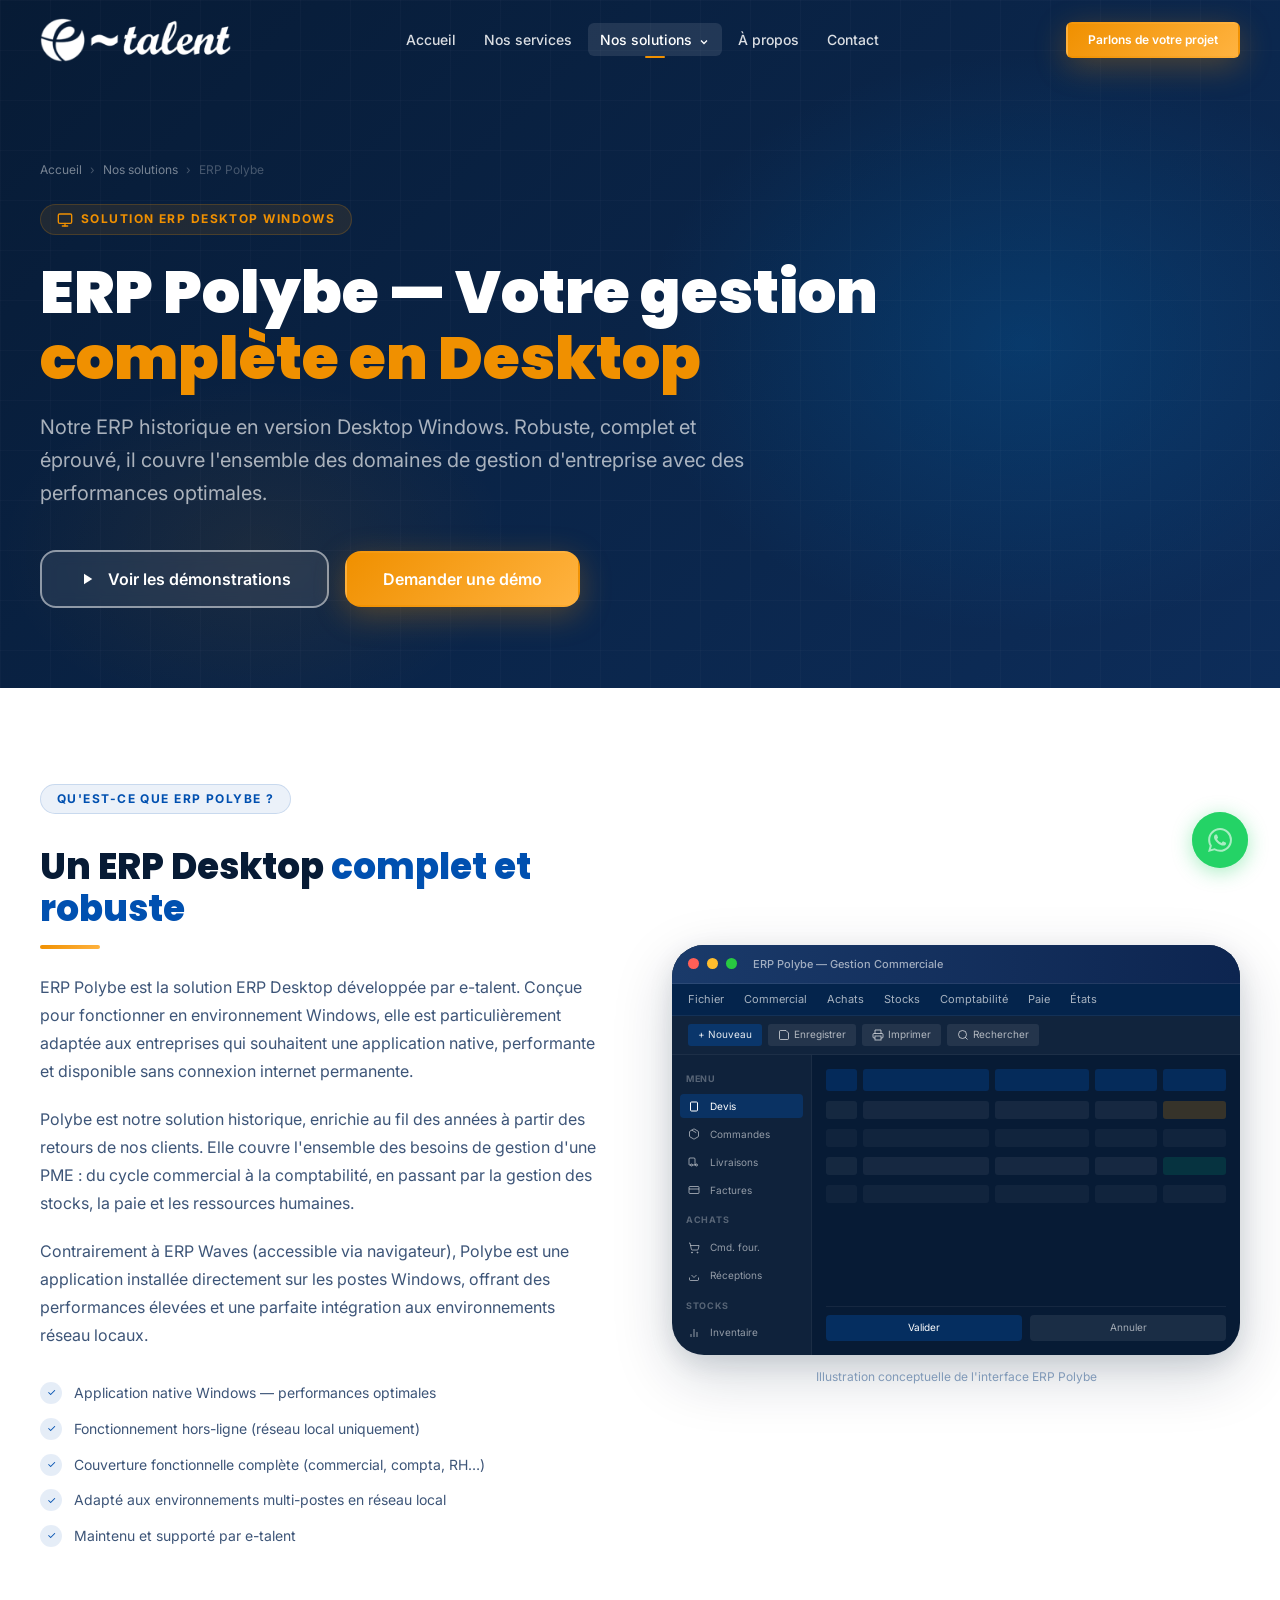
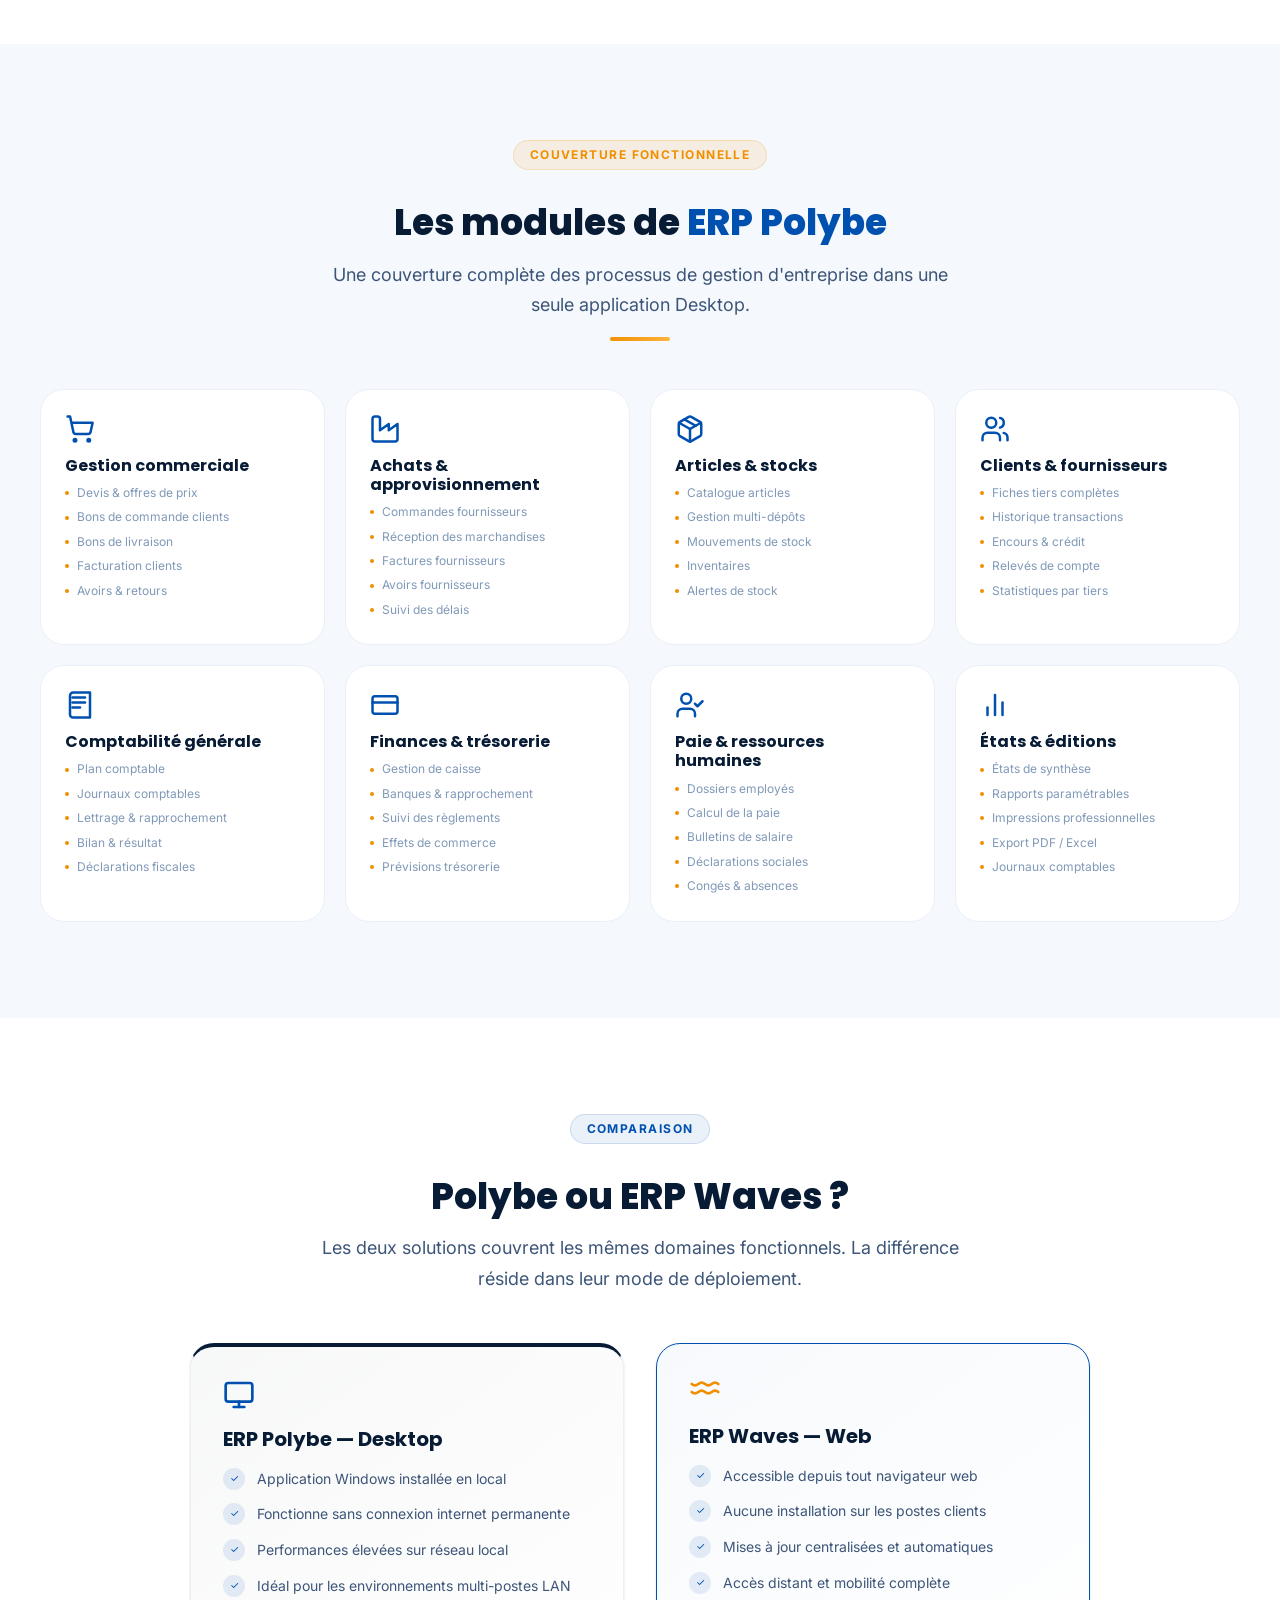
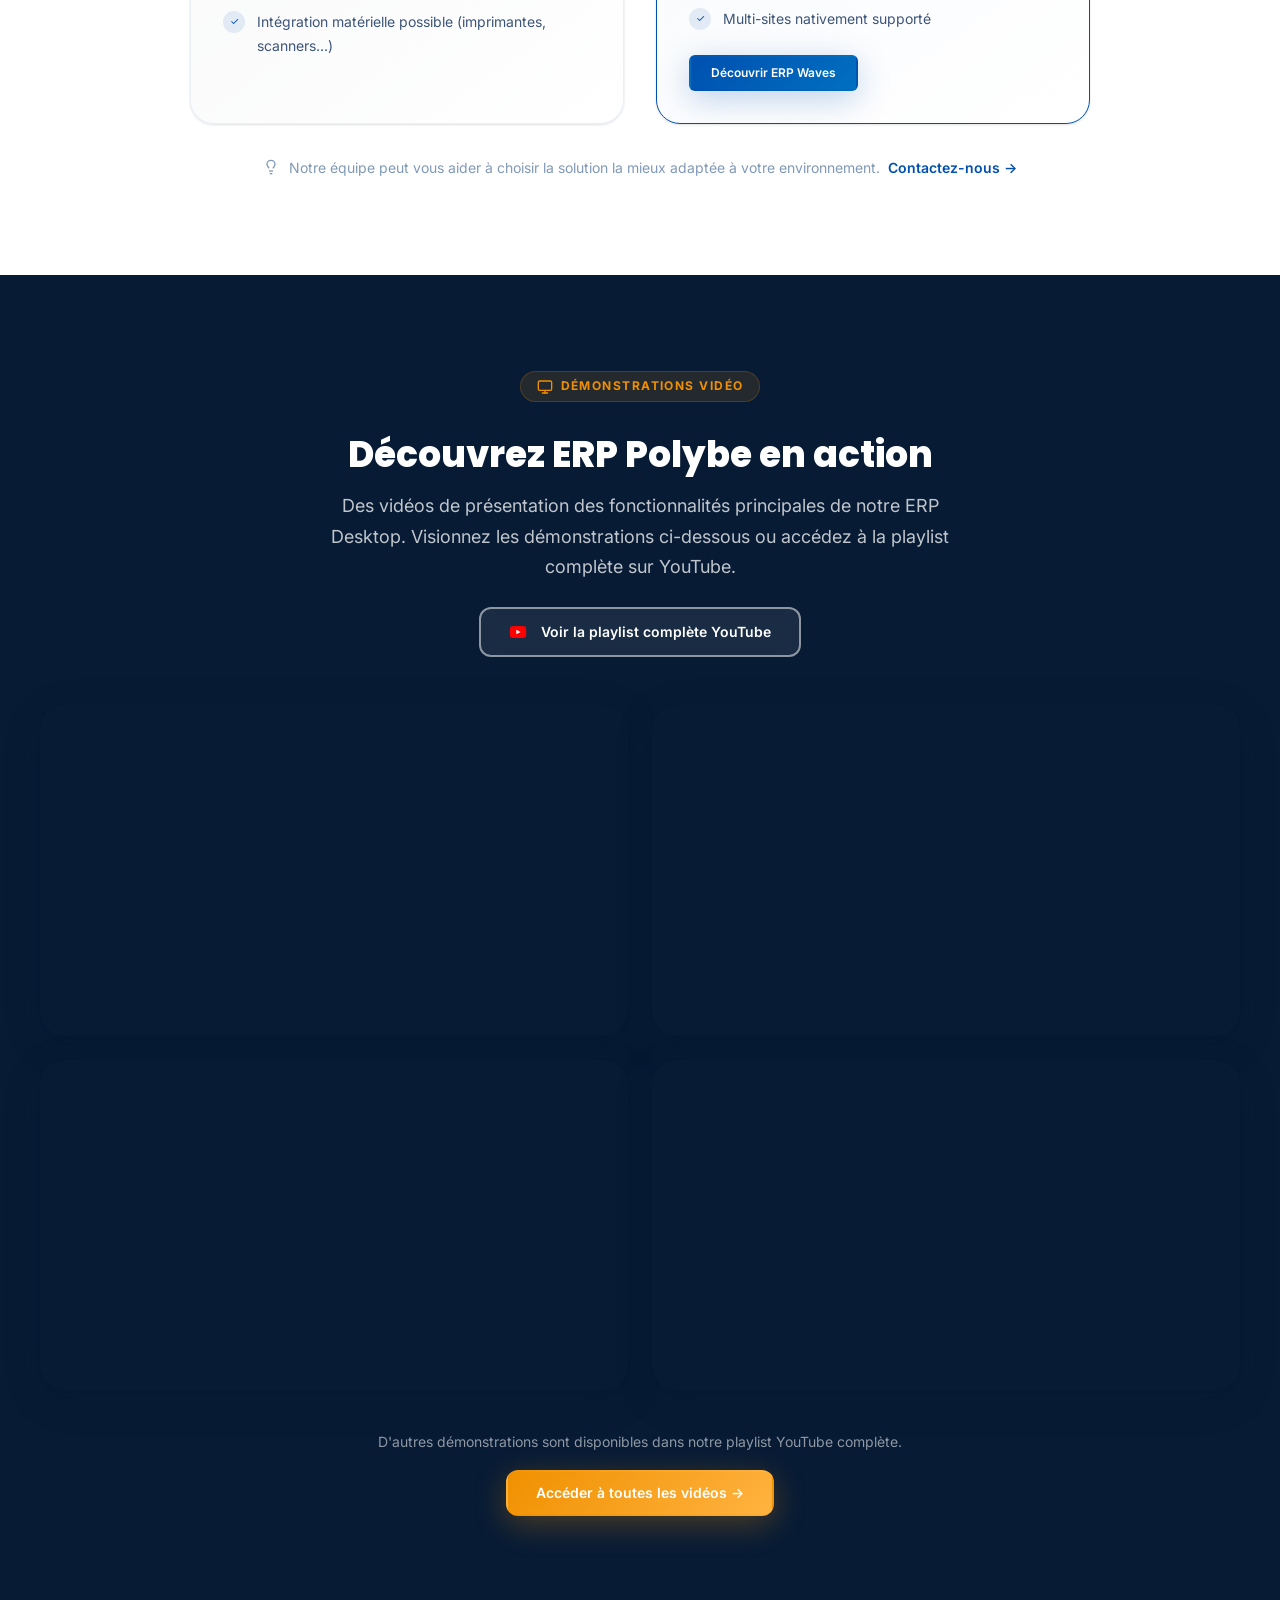
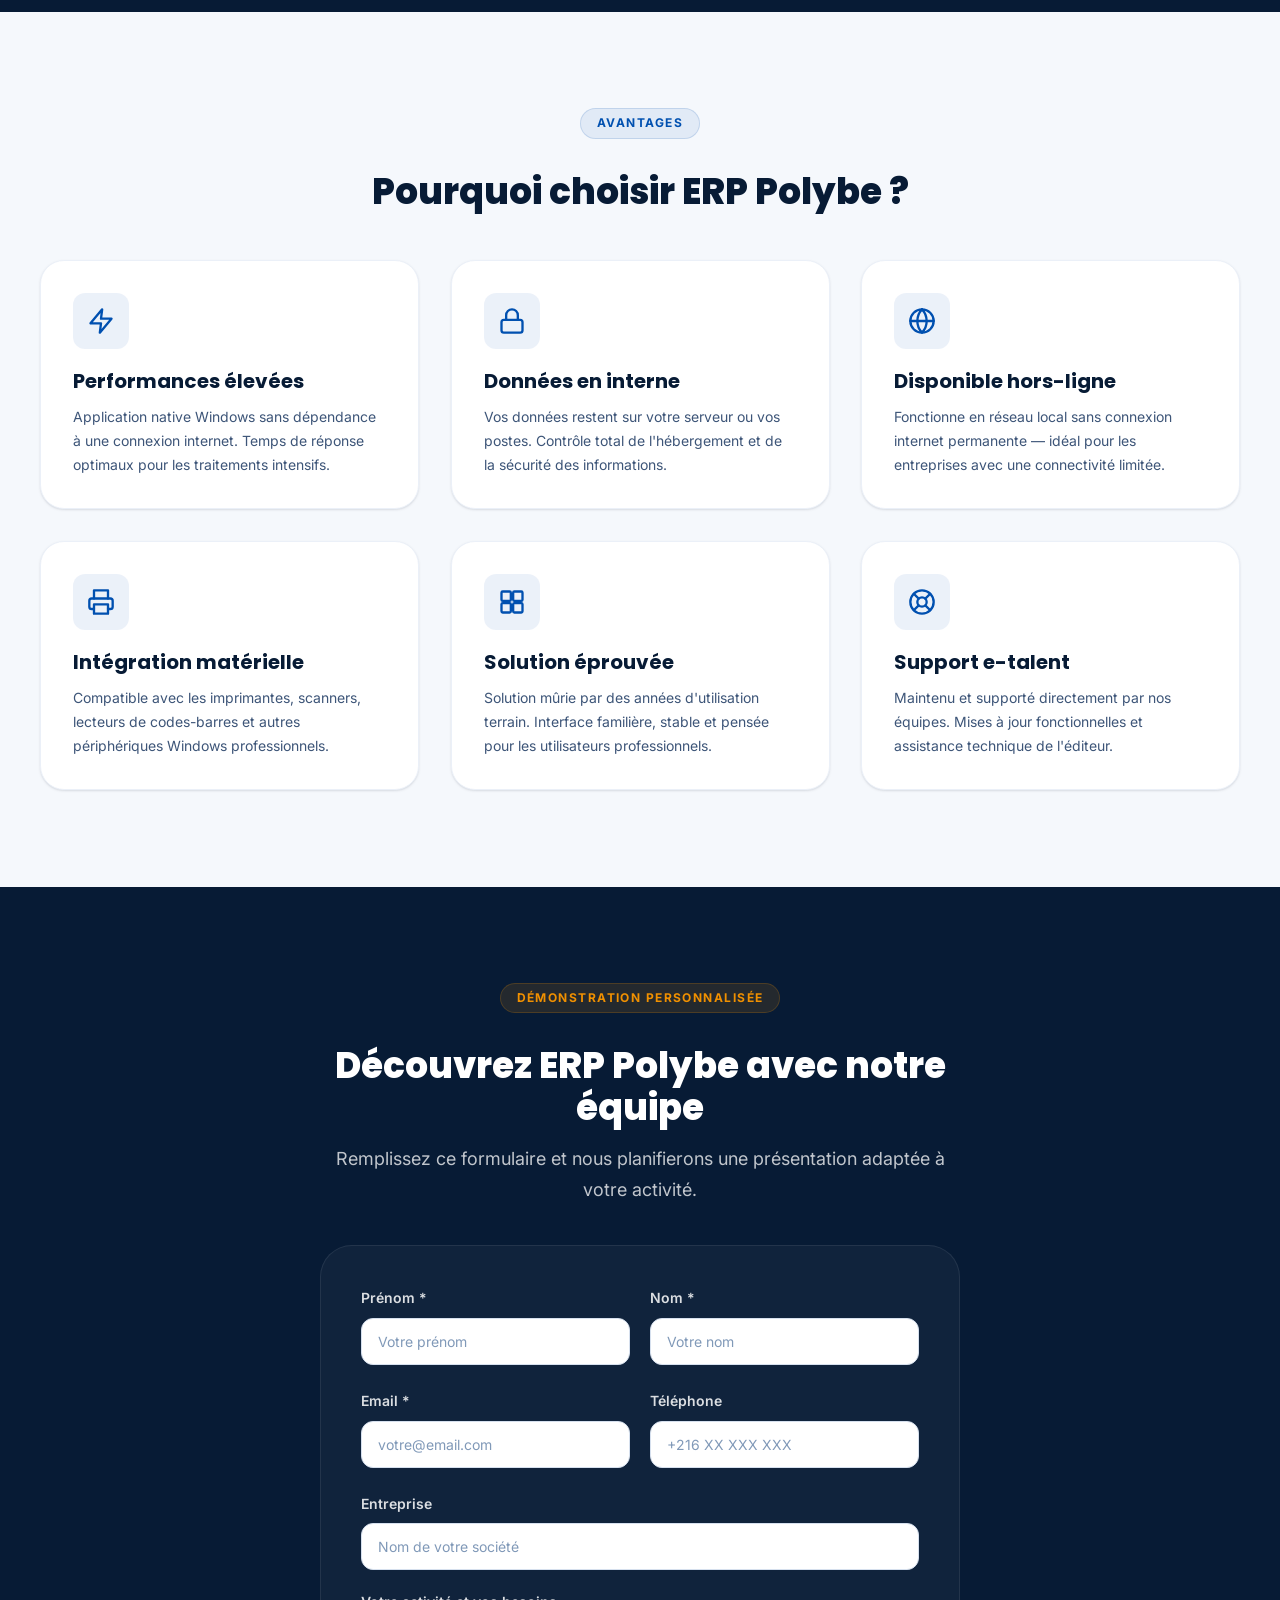
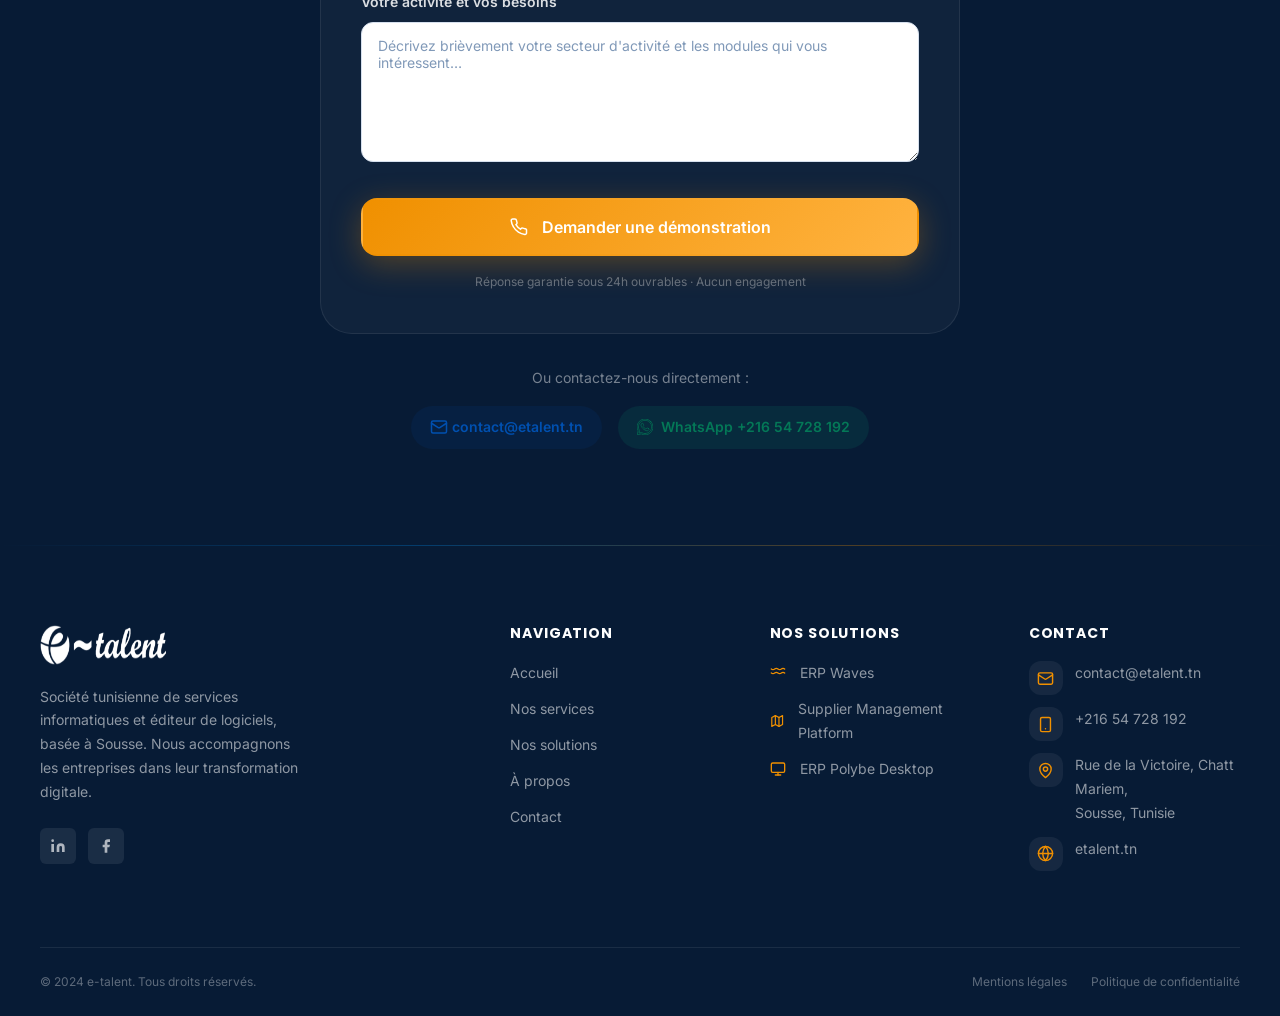
<file: polybe.html>
<!DOCTYPE html>
<html lang="fr">
<head>
  <meta charset="UTF-8">
  <meta name="viewport" content="width=device-width, initial-scale=1.0">
  <meta name="description" content="ERP Polybe est la solution ERP Desktop d'e-talent. Découvrez les modules de gestion et les démonstrations vidéo de ce logiciel complet pour Windows.">
  <meta name="robots" content="index, follow">
  <meta property="og:title" content="ERP Polybe — Solution ERP Desktop | e-talent">
  <meta property="og:description" content="ERP Polybe : solution ERP Desktop Windows complète. Gestion commerciale, comptabilité, stocks, paie et RH. Démonstrations vidéo disponibles.">
  <meta property="og:type" content="website">
  <meta property="og:url" content="https://etalent.tn/polybe.html">
  <meta property="og:image" content="https://etalent.tn/assets/logos/logo-etalent.png">
  <link rel="canonical" href="https://etalent.tn/polybe.html">
  <link rel="icon" type="image/jpeg" href="assets/logos/logo-symbol.jpg">
  <title>ERP Polybe — Solution ERP Desktop Windows | e-talent</title>
  <link rel="preconnect" href="https://fonts.googleapis.com">
  <link rel="preconnect" href="https://fonts.gstatic.com" crossorigin>
  <link href="https://fonts.googleapis.com/css2?family=Inter:wght@300;400;500;600;700;800;900&family=Poppins:wght@600;700;800&display=swap" rel="stylesheet">
  <link rel="stylesheet" href="css/style.css">
  <link rel="stylesheet" href="css/animations.css">
  <link rel="stylesheet" href="css/responsive.css">
  <style>
    /* Styles spécifiques Polybe */
    .video-thumb {
      position: relative;
      aspect-ratio: 16/9;
      border-radius: var(--radius-xl);
      overflow: hidden;
      cursor: pointer;
      background: var(--navy);
      box-shadow: var(--shadow-lg);
      transition: var(--transition-base);
    }
    .video-thumb:hover { transform: scale(1.02); box-shadow: var(--shadow-xl); }
    .video-thumb iframe {
      width: 100%;
      height: 100%;
      border: none;
      display: block;
      pointer-events: none;
    }
    .video-thumb:hover iframe { pointer-events: auto; }
    .video-thumb__overlay {
      position: absolute;
      inset: 0;
      background: rgba(7,27,53,.3);
      display: flex;
      align-items: center;
      justify-content: center;
      transition: var(--transition-base);
    }
    .video-thumb:hover .video-thumb__overlay { background: rgba(7,27,53,.1); }
    .video-play-btn {
      width: 56px;
      height: 56px;
      border-radius: 50%;
      background: rgba(255,255,255,.9);
      display: flex;
      align-items: center;
      justify-content: center;
      transition: var(--transition-spring);
      box-shadow: 0 4px 20px rgba(0,0,0,.3);
    }
    .video-thumb:hover .video-play-btn {
      transform: scale(1.15);
      background: var(--white);
    }

    .desktop-mockup {
      background: var(--navy);
      border-radius: var(--radius-2xl);
      overflow: hidden;
      box-shadow: var(--shadow-xl);
    }
    .desktop-mockup__titlebar {
      background: linear-gradient(90deg, #1a3a6a 0%, #0d2550 100%);
      padding: 10px 16px;
      display: flex;
      align-items: center;
      gap: 8px;
      border-bottom: 1px solid rgba(255,255,255,.08);
    }
    .desktop-mockup__dot {
      width: 11px; height: 11px; border-radius: 50%;
    }
    .desktop-mockup__title {
      font-size: 11px;
      color: rgba(255,255,255,.6);
      margin-left: 8px;
      font-weight: 500;
    }
    .desktop-mockup__menubar {
      background: rgba(0,50,110,.4);
      padding: 6px 16px;
      display: flex;
      gap: 20px;
      border-bottom: 1px solid rgba(255,255,255,.06);
    }
    .desktop-mockup__menuitem {
      font-size: 11px;
      color: rgba(255,255,255,.65);
    }
    .desktop-mockup__toolbar {
      background: rgba(255,255,255,.04);
      padding: 8px 16px;
      display: flex;
      gap: 6px;
      border-bottom: 1px solid rgba(255,255,255,.05);
    }
    .desktop-mockup__toolbtn {
      height: 22px;
      padding: 0 10px;
      background: rgba(255,255,255,.08);
      border-radius: 3px;
      font-size: 10px;
      color: rgba(255,255,255,.65);
      display: flex;
      align-items: center;
    }
    .desktop-mockup__toolbtn--primary {
      background: rgba(0,80,176,.4);
      color: rgba(255,255,255,.9);
    }
    .desktop-mockup__body {
      display: flex;
      min-height: 240px;
    }
    .desktop-mockup__sidebar {
      width: 140px;
      background: rgba(255,255,255,.03);
      border-right: 1px solid rgba(255,255,255,.05);
      padding: 10px 8px;
      display: flex;
      flex-direction: column;
      gap: 4px;
      flex-shrink: 0;
    }
    .desktop-mockup__sidebar-section {
      font-size: 9px;
      color: rgba(255,255,255,.3);
      text-transform: uppercase;
      letter-spacing: .08em;
      padding: 6px 6px 4px;
      font-weight: 700;
    }
    .desktop-mockup__sidebar-item {
      height: 24px;
      border-radius: 4px;
      display: flex;
      align-items: center;
      padding: 0 8px;
      font-size: 10px;
      color: rgba(255,255,255,.55);
      gap: 6px;
    }
    .desktop-mockup__sidebar-item--active {
      background: rgba(0,80,176,.35);
      color: white;
    }
    .desktop-mockup__content {
      flex: 1;
      padding: 14px;
      display: flex;
      flex-direction: column;
      gap: 10px;
    }
    .desktop-mockup__table-row {
      display: flex;
      gap: 6px;
      align-items: center;
    }
    .desktop-mockup__table-row div {
      height: 18px;
      background: rgba(255,255,255,.06);
      border-radius: 3px;
    }
  </style>
</head>
<body>

  <!-- ============================================================
       HEADER
       ============================================================ -->
  <header class="site-header site-header--transparent" role="banner">
    <div class="container">
      <div class="site-header__inner">
        <a href="index.html" class="site-logo" aria-label="e-talent — Accueil">
          <img src="assets/logos/logo-etalent.png" alt="e-talent" width="140" height="44">
        </a>
        <nav class="site-nav" aria-label="Navigation principale">
          <a href="index.html" class="nav-link">Accueil</a>
          <a href="services.html" class="nav-link">Nos services</a>
          <div class="nav-dropdown">
            <a href="solutions.html" class="nav-link active" aria-haspopup="true">
              Nos solutions
              <svg style="display:inline;margin-left:2px;vertical-align:middle" width="12" height="12" viewBox="0 0 24 24" fill="none" stroke="currentColor" stroke-width="2.5"><polyline points="6 9 12 15 18 9"/></svg>
            </a>
            <div class="nav-dropdown__menu">
              <a href="erp-waves.html" class="nav-dropdown__item">
                <span class="nav-dropdown__icon"><svg width="16" height="16" viewBox="0 0 24 24" fill="none" stroke="currentColor" stroke-width="2" stroke-linecap="round" stroke-linejoin="round"><path d="M2 6c.6.5 1.2 1 2.5 1C7 7 7 5 9.5 5c2.6 0 2.4 2 5 2 2.5 0 2.5-2 5-2 1.3 0 1.9.5 2.5 1"/><path d="M2 12c.6.5 1.2 1 2.5 1 2.5 0 2.5-2 5-2 2.6 0 2.4 2 5 2 2.5 0 2.5-2 5-2 1.3 0 1.9.5 2.5 1"/></svg></span>
                <span>ERP Waves</span>
              </a>
              <a href="smp.html" class="nav-dropdown__item">
                <span class="nav-dropdown__icon"><svg width="16" height="16" viewBox="0 0 24 24" fill="none" stroke="currentColor" stroke-width="2" stroke-linecap="round" stroke-linejoin="round"><polygon points="3 6 9 3 15 6 21 3 21 18 15 21 9 18 3 21"/><line x1="9" x2="9" y1="3" y2="18"/><line x1="15" x2="15" y1="6" y2="21"/></svg></span>
                <span>Supplier Management Platform</span>
              </a>
              <a href="polybe.html" class="nav-dropdown__item">
                <span class="nav-dropdown__icon"><svg width="16" height="16" viewBox="0 0 24 24" fill="none" stroke="currentColor" stroke-width="2" stroke-linecap="round" stroke-linejoin="round"><rect width="20" height="14" x="2" y="3" rx="2"/><line x1="8" x2="16" y1="21" y2="21"/><line x1="12" x2="12" y1="17" y2="21"/></svg></span>
                <span>ERP Polybe</span>
              </a>
            </div>
          </div>
          <a href="about.html" class="nav-link">À propos</a>
          <a href="contact.html" class="nav-link">Contact</a>
        </nav>
        <div class="nav-cta">
          <a href="contact.html" class="btn btn--accent btn--sm">Parlons de votre projet</a>
        </div>
        <button class="nav-toggle" aria-label="Menu" aria-expanded="false">
          <span></span><span></span><span></span>
        </button>
      </div>
    </div>
  </header>

  <!-- Menu mobile -->
  <nav class="mobile-nav" aria-hidden="true" aria-label="Navigation mobile">
    <div class="mobile-nav__links">
      <a href="index.html" class="mobile-nav__link">Accueil</a>
      <a href="services.html" class="mobile-nav__link">Nos services</a>
      <a href="solutions.html" class="mobile-nav__link" data-toggle="mobile-solutions">
        Nos solutions
        <svg class="chevron" style="transition:transform .3s" width="16" height="16" viewBox="0 0 24 24" fill="none" stroke="currentColor" stroke-width="2"><polyline points="6 9 12 15 18 9"/></svg>
      </a>
      <div id="mobile-solutions" class="mobile-nav__sub" style="display:none">
        <a href="erp-waves.html" class="mobile-nav__sub-link"><svg width="16" height="16" viewBox="0 0 24 24" fill="none" stroke="currentColor" stroke-width="2" stroke-linecap="round" stroke-linejoin="round"><path d="M2 6c.6.5 1.2 1 2.5 1C7 7 7 5 9.5 5c2.6 0 2.4 2 5 2 2.5 0 2.5-2 5-2 1.3 0 1.9.5 2.5 1"/><path d="M2 12c.6.5 1.2 1 2.5 1 2.5 0 2.5-2 5-2 2.6 0 2.4 2 5 2 2.5 0 2.5-2 5-2 1.3 0 1.9.5 2.5 1"/></svg> ERP Waves</a>
        <a href="smp.html" class="mobile-nav__sub-link"><svg width="16" height="16" viewBox="0 0 24 24" fill="none" stroke="currentColor" stroke-width="2" stroke-linecap="round" stroke-linejoin="round"><polygon points="3 6 9 3 15 6 21 3 21 18 15 21 9 18 3 21"/><line x1="9" x2="9" y1="3" y2="18"/><line x1="15" x2="15" y1="6" y2="21"/></svg> Supplier Management Platform</a>
        <a href="polybe.html" class="mobile-nav__sub-link"><svg width="16" height="16" viewBox="0 0 24 24" fill="none" stroke="currentColor" stroke-width="2" stroke-linecap="round" stroke-linejoin="round"><rect width="20" height="14" x="2" y="3" rx="2"/><line x1="8" x2="16" y1="21" y2="21"/><line x1="12" x2="12" y1="17" y2="21"/></svg> ERP Polybe</a>
      </div>
      <a href="about.html" class="mobile-nav__link">À propos</a>
      <a href="contact.html" class="mobile-nav__link">Contact</a>
    </div>
    <div style="margin-top:auto;padding-top:2rem">
      <a href="contact.html" class="btn btn--accent" style="width:100%;justify-content:center">Parlons de votre projet</a>
    </div>
  </nav>

  <main>

    <!-- ============================================================
         PAGE HERO
         ============================================================ -->
    <section class="page-hero" aria-label="ERP Polybe">
      <div class="page-hero__bg"></div>
      <div class="page-hero__grid"></div>
      <!-- Déco desktop floating -->
      
      <div class="container">
        <div class="page-hero__content">
          <nav class="page-hero__breadcrumb" aria-label="Fil d'Ariane">
            <a href="index.html">Accueil</a>
            <span aria-hidden="true">›</span>
            <a href="solutions.html">Nos solutions</a>
            <span aria-hidden="true">›</span>
            <span>ERP Polybe</span>
          </nav>
          <div class="section-label" style="margin-bottom:1.5rem;"><svg width="16" height="16" viewBox="0 0 24 24" fill="none" stroke="currentColor" stroke-width="2" stroke-linecap="round" stroke-linejoin="round"><rect width="20" height="14" x="2" y="3" rx="2"/><line x1="8" x2="16" y1="21" y2="21"/><line x1="12" x2="12" y1="17" y2="21"/></svg> Solution ERP Desktop Windows</div>
          <h1 class="page-hero__title">
            ERP Polybe — Votre gestion<br>
            <span class="accent">complète en Desktop</span>
          </h1>
          <p class="page-hero__subtitle">
            Notre ERP historique en version Desktop Windows. Robuste, complet et éprouvé, il couvre l'ensemble des domaines de gestion d'entreprise avec des performances optimales.
          </p>
          <div class="btn-group" style="margin-top:2.5rem;">
            <a href="#demo-videos" class="btn btn--outline-white btn--lg">
              <svg width="18" height="18" viewBox="0 0 24 24" fill="currentColor" style="margin-right:4px"><path d="M8 5v14l11-7z"/></svg>
              Voir les démonstrations
            </a>
            <a href="#demo-form" class="btn btn--accent btn--lg">Demander une démo</a>
          </div>
        </div>
      </div>
    </section>

    <!-- ============================================================
         SECTION 1 — Présentation générale
         ============================================================ -->
    <section class="section bg-white" aria-labelledby="polybe-intro-title">
      <div class="container">
        <div class="grid grid-2" style="gap:4rem;align-items:center;">

          <!-- Texte gauche -->
          <div class="reveal from-left">
            <span class="section-label section-label--blue">Qu'est-ce que ERP Polybe ?</span>
            <h2 id="polybe-intro-title" class="section-title" style="margin-top:1rem;">
              Un ERP Desktop <span class="accent">complet et robuste</span>
            </h2>
            <div class="section-divider section-divider--left"></div>
            <p style="margin-top:1.5rem;color:var(--text-secondary);line-height:1.75;margin-bottom:1.25rem;">
              ERP Polybe est la solution ERP Desktop développée par e-talent. Conçue pour fonctionner en environnement Windows, elle est particulièrement adaptée aux entreprises qui souhaitent une application native, performante et disponible sans connexion internet permanente.
            </p>
            <p style="color:var(--text-secondary);line-height:1.75;margin-bottom:1.25rem;">
              Polybe est notre solution historique, enrichie au fil des années à partir des retours de nos clients. Elle couvre l'ensemble des besoins de gestion d'une PME : du cycle commercial à la comptabilité, en passant par la gestion des stocks, la paie et les ressources humaines.
            </p>
            <p style="color:var(--text-secondary);line-height:1.75;margin-bottom:2rem;">
              Contrairement à ERP Waves (accessible via navigateur), Polybe est une application installée directement sur les postes Windows, offrant des performances élevées et une parfaite intégration aux environnements réseau locaux.
            </p>
            <ul class="feature-list">
              <li class="feature-item">
                <div class="feature-item__check">✓</div>
                <span>Application native Windows — performances optimales</span>
              </li>
              <li class="feature-item">
                <div class="feature-item__check">✓</div>
                <span>Fonctionnement hors-ligne (réseau local uniquement)</span>
              </li>
              <li class="feature-item">
                <div class="feature-item__check">✓</div>
                <span>Couverture fonctionnelle complète (commercial, compta, RH…)</span>
              </li>
              <li class="feature-item">
                <div class="feature-item__check">✓</div>
                <span>Adapté aux environnements multi-postes en réseau local</span>
              </li>
              <li class="feature-item">
                <div class="feature-item__check">✓</div>
                <span>Maintenu et supporté par e-talent</span>
              </li>
            </ul>
          </div>

          <!-- Mockup desktop droite -->
          <div class="reveal from-right">
            <div class="desktop-mockup">
              <div class="desktop-mockup__titlebar">
                <div class="desktop-mockup__dot" style="background:#FF5F57;"></div>
                <div class="desktop-mockup__dot" style="background:#FFBD2E;"></div>
                <div class="desktop-mockup__dot" style="background:#28CA41;"></div>
                <span class="desktop-mockup__title">ERP Polybe — Gestion Commerciale</span>
              </div>
              <div class="desktop-mockup__menubar">
                <span class="desktop-mockup__menuitem">Fichier</span>
                <span class="desktop-mockup__menuitem">Commercial</span>
                <span class="desktop-mockup__menuitem">Achats</span>
                <span class="desktop-mockup__menuitem">Stocks</span>
                <span class="desktop-mockup__menuitem">Comptabilité</span>
                <span class="desktop-mockup__menuitem">Paie</span>
                <span class="desktop-mockup__menuitem">États</span>
              </div>
              <div class="desktop-mockup__toolbar">
                <div class="desktop-mockup__toolbtn desktop-mockup__toolbtn--primary">+ Nouveau</div>
                <div class="desktop-mockup__toolbtn"><svg width="12" height="12" viewBox="0 0 24 24" fill="none" stroke="currentColor" stroke-width="2" style="margin-right:4px;"><path d="M19 21H5a2 2 0 0 1-2-2V5a2 2 0 0 1 2-2h11l5 5v11a2 2 0 0 1-2 2z"/></svg> Enregistrer</div>
                <div class="desktop-mockup__toolbtn"><svg width="12" height="12" viewBox="0 0 24 24" fill="none" stroke="currentColor" stroke-width="2" style="margin-right:4px;"><polyline points="6 9 6 2 18 2 18 9"/><path d="M6 18H4a2 2 0 0 1-2-2v-5a2 2 0 0 1 2-2h16a2 2 0 0 1 2 2v5a2 2 0 0 1-2 2h-2"/><rect width="12" height="8" x="6" y="14"/></svg> Imprimer</div>
                <div class="desktop-mockup__toolbtn"><svg width="12" height="12" viewBox="0 0 24 24" fill="none" stroke="currentColor" stroke-width="2" style="margin-right:4px;"><circle cx="11" cy="11" r="8"/><line x1="21" x2="16.65" y1="21" y2="16.65"/></svg> Rechercher</div>
              </div>
              <div class="desktop-mockup__body">
                <div class="desktop-mockup__sidebar">
                  <div class="desktop-mockup__sidebar-section">Menu</div>
                  <div class="desktop-mockup__sidebar-item desktop-mockup__sidebar-item--active"><svg width="12" height="12" viewBox="0 0 24 24" fill="none" stroke="currentColor" stroke-width="2" style="margin-right:4px;"><rect width="14" height="18" x="5" y="4" rx="2"/></svg> Devis</div>
                  <div class="desktop-mockup__sidebar-item"><svg width="12" height="12" viewBox="0 0 24 24" fill="none" stroke="currentColor" stroke-width="2" style="margin-right:4px;"><path d="m7.5 4.27 9 5.15"/><path d="M21 8a2 2 0 0 0-1-1.73l-7-4a2 2 0 0 0-2 0l-7 4A2 2 0 0 0 3 8v8a2 2 0 0 0 1 1.73l7 4a2 2 0 0 0 2 0l7-4A2 2 0 0 0 21 16Z"/></svg> Commandes</div>
                  <div class="desktop-mockup__sidebar-item"><svg width="12" height="12" viewBox="0 0 24 24" fill="none" stroke="currentColor" stroke-width="2" style="margin-right:4px;"><path d="M14 18V6a2 2 0 0 0-2-2H4a2 2 0 0 0-2 2v11a1 1 0 0 0 1 1h2"/><path d="M15 18H9"/><circle cx="17" cy="18" r="2"/><circle cx="7" cy="18" r="2"/></svg> Livraisons</div>
                  <div class="desktop-mockup__sidebar-item"><svg width="12" height="12" viewBox="0 0 24 24" fill="none" stroke="currentColor" stroke-width="2" style="margin-right:4px;"><rect width="20" height="14" x="2" y="5" rx="2"/><line x1="2" x2="22" y1="10" y2="10"/></svg> Factures</div>
                  <div class="desktop-mockup__sidebar-section">Achats</div>
                  <div class="desktop-mockup__sidebar-item"><svg width="12" height="12" viewBox="0 0 24 24" fill="none" stroke="currentColor" stroke-width="2" style="margin-right:4px;"><circle cx="8" cy="21" r="1"/><circle cx="19" cy="21" r="1"/><path d="M2.05 2.05h2l2.66 12.42a2 2 0 0 0 2 1.58h9.78a2 2 0 0 0 1.95-1.57l1.65-7.43H5.12"/></svg> Cmd. four.</div>
                  <div class="desktop-mockup__sidebar-item"><svg width="12" height="12" viewBox="0 0 24 24" fill="none" stroke="currentColor" stroke-width="2" style="margin-right:4px;"><path d="M21 15v4a2 2 0 0 1-2 2H5a2 2 0 0 1-2-2v-4"/><polyline points="7 10 12 15 17 10"/></svg> Réceptions</div>
                  <div class="desktop-mockup__sidebar-section">Stocks</div>
                  <div class="desktop-mockup__sidebar-item"><svg width="12" height="12" viewBox="0 0 24 24" fill="none" stroke="currentColor" stroke-width="2" style="margin-right:4px;"><line x1="18" x2="18" y1="20" y2="10"/><line x1="12" x2="12" y1="20" y2="4"/><line x1="6" x2="6" y1="20" y2="14"/></svg> Inventaire</div>
                </div>
                <div class="desktop-mockup__content">
                  <!-- Table header -->
                  <div class="desktop-mockup__table-row">
                    <div style="flex:0.5;background:rgba(0,80,176,.3);height:22px !important;"></div>
                    <div style="flex:2;background:rgba(0,80,176,.3);height:22px !important;"></div>
                    <div style="flex:1.5;background:rgba(0,80,176,.3);height:22px !important;"></div>
                    <div style="flex:1;background:rgba(0,80,176,.3);height:22px !important;"></div>
                    <div style="flex:1;background:rgba(0,80,176,.3);height:22px !important;"></div>
                  </div>
                  <!-- Rows -->
                  <div class="desktop-mockup__table-row">
                    <div style="flex:0.5;"></div>
                    <div style="flex:2;"></div>
                    <div style="flex:1.5;"></div>
                    <div style="flex:1;"></div>
                    <div style="flex:1;background:rgba(240,144,0,.2) !important;"></div>
                  </div>
                  <div class="desktop-mockup__table-row">
                    <div style="flex:0.5;background:rgba(255,255,255,.04) !important;"></div>
                    <div style="flex:2;background:rgba(255,255,255,.04) !important;"></div>
                    <div style="flex:1.5;background:rgba(255,255,255,.04) !important;"></div>
                    <div style="flex:1;background:rgba(255,255,255,.04) !important;"></div>
                    <div style="flex:1;background:rgba(255,255,255,.04) !important;"></div>
                  </div>
                  <div class="desktop-mockup__table-row">
                    <div style="flex:0.5;"></div>
                    <div style="flex:2;"></div>
                    <div style="flex:1.5;"></div>
                    <div style="flex:1;"></div>
                    <div style="flex:1;background:rgba(0,185,129,.15) !important;"></div>
                  </div>
                  <div class="desktop-mockup__table-row">
                    <div style="flex:0.5;background:rgba(255,255,255,.04) !important;"></div>
                    <div style="flex:2;background:rgba(255,255,255,.04) !important;"></div>
                    <div style="flex:1.5;background:rgba(255,255,255,.04) !important;"></div>
                    <div style="flex:1;background:rgba(255,255,255,.04) !important;"></div>
                    <div style="flex:1;background:rgba(255,255,255,.04) !important;"></div>
                  </div>
                  <!-- Pied de formulaire -->
                  <div style="margin-top:auto;display:flex;gap:8px;padding-top:8px;border-top:1px solid rgba(255,255,255,.06);">
                    <div style="flex:1;height:26px;background:rgba(0,80,176,.35);border-radius:4px;display:flex;align-items:center;justify-content:center;font-size:10px;color:white;">Valider</div>
                    <div style="flex:1;height:26px;background:rgba(255,255,255,.08);border-radius:4px;display:flex;align-items:center;justify-content:center;font-size:10px;color:rgba(255,255,255,.6);">Annuler</div>
                  </div>
                </div>
              </div>
            </div>
            <p style="text-align:center;margin-top:.75rem;font-size:var(--text-xs);color:var(--text-muted);">Illustration conceptuelle de l'interface ERP Polybe</p>
          </div>
        </div>
      </div>
    </section>

    <!-- ============================================================
         SECTION 2 — Modules fonctionnels
         ============================================================ -->
    <section class="section bg-light" aria-labelledby="modules-title">
      <div class="container">
        <div class="text-center reveal">
          <span class="section-label">Couverture fonctionnelle</span>
          <h2 id="modules-title" class="section-title" style="margin-top:1rem;">
            Les modules de <span class="accent">ERP Polybe</span>
          </h2>
          <p class="section-subtitle">
            Une couverture complète des processus de gestion d'entreprise dans une seule application Desktop.
          </p>
          <div class="section-divider"></div>
        </div>

        <div class="module-grid reveal" style="display:grid;grid-template-columns:repeat(4,1fr);gap:1.25rem;margin-top:3rem;">

          <div class="module-card">
            <div class="module-card__icon"><svg width="28" height="28" viewBox="0 0 24 24" fill="none" stroke="currentColor" stroke-width="2" stroke-linecap="round" stroke-linejoin="round"><circle cx="8" cy="21" r="1"/><circle cx="19" cy="21" r="1"/><path d="M2.05 2.05h2l2.66 12.42a2 2 0 0 0 2 1.58h9.78a2 2 0 0 0 1.95-1.57l1.65-7.43H5.12"/></svg></div>
            <h3 class="module-card__title">Gestion commerciale</h3>
            <ul class="module-card__items">
              <li class="module-card__item">Devis & offres de prix</li>
              <li class="module-card__item">Bons de commande clients</li>
              <li class="module-card__item">Bons de livraison</li>
              <li class="module-card__item">Facturation clients</li>
              <li class="module-card__item">Avoirs & retours</li>
            </ul>
          </div>

          <div class="module-card">
            <div class="module-card__icon"><svg width="28" height="28" viewBox="0 0 24 24" fill="none" stroke="currentColor" stroke-width="2" stroke-linecap="round" stroke-linejoin="round"><path d="M2 20a2 2 0 0 0 2 2h16a2 2 0 0 0 2-2V8l-7 5V8l-7 5V4a2 2 0 0 0-2-2H4a2 2 0 0 0-2 2Z"/></svg></div>
            <h3 class="module-card__title">Achats & approvisionnement</h3>
            <ul class="module-card__items">
              <li class="module-card__item">Commandes fournisseurs</li>
              <li class="module-card__item">Réception des marchandises</li>
              <li class="module-card__item">Factures fournisseurs</li>
              <li class="module-card__item">Avoirs fournisseurs</li>
              <li class="module-card__item">Suivi des délais</li>
            </ul>
          </div>

          <div class="module-card">
            <div class="module-card__icon"><svg width="28" height="28" viewBox="0 0 24 24" fill="none" stroke="currentColor" stroke-width="2" stroke-linecap="round" stroke-linejoin="round"><path d="m7.5 4.27 9 5.15"/><path d="M21 8a2 2 0 0 0-1-1.73l-7-4a2 2 0 0 0-2 0l-7 4A2 2 0 0 0 3 8v8a2 2 0 0 0 1 1.73l7 4a2 2 0 0 0 2 0l7-4A2 2 0 0 0 21 16Z"/><path d="m3.3 7 8.7 5 8.7-5"/><path d="M12 22V12"/></svg></div>
            <h3 class="module-card__title">Articles & stocks</h3>
            <ul class="module-card__items">
              <li class="module-card__item">Catalogue articles</li>
              <li class="module-card__item">Gestion multi-dépôts</li>
              <li class="module-card__item">Mouvements de stock</li>
              <li class="module-card__item">Inventaires</li>
              <li class="module-card__item">Alertes de stock</li>
            </ul>
          </div>

          <div class="module-card">
            <div class="module-card__icon"><svg width="28" height="28" viewBox="0 0 24 24" fill="none" stroke="currentColor" stroke-width="2" stroke-linecap="round" stroke-linejoin="round"><path d="M16 21v-2a4 4 0 0 0-4-4H6a4 4 0 0 0-4 4v2"/><circle cx="9" cy="7" r="4"/><path d="M22 21v-2a4 4 0 0 0-3-3.87"/><path d="M16 3.13a4 4 0 0 1 0 7.75"/></svg></div>
            <h3 class="module-card__title">Clients & fournisseurs</h3>
            <ul class="module-card__items">
              <li class="module-card__item">Fiches tiers complètes</li>
              <li class="module-card__item">Historique transactions</li>
              <li class="module-card__item">Encours & crédit</li>
              <li class="module-card__item">Relevés de compte</li>
              <li class="module-card__item">Statistiques par tiers</li>
            </ul>
          </div>

          <div class="module-card">
            <div class="module-card__icon"><svg width="28" height="28" viewBox="0 0 24 24" fill="none" stroke="currentColor" stroke-width="2" stroke-linecap="round" stroke-linejoin="round"><path d="M4 19.5v-15A2.5 2.5 0 0 1 6.5 2H20v20H6.5a2.5 2.5 0 0 1-2.5-2.5Z"/><path d="M6 6h10"/><path d="M6 10h10"/><path d="M6 14h6"/></svg></div>
            <h3 class="module-card__title">Comptabilité générale</h3>
            <ul class="module-card__items">
              <li class="module-card__item">Plan comptable</li>
              <li class="module-card__item">Journaux comptables</li>
              <li class="module-card__item">Lettrage & rapprochement</li>
              <li class="module-card__item">Bilan & résultat</li>
              <li class="module-card__item">Déclarations fiscales</li>
            </ul>
          </div>

          <div class="module-card">
            <div class="module-card__icon"><svg width="28" height="28" viewBox="0 0 24 24" fill="none" stroke="currentColor" stroke-width="2" stroke-linecap="round" stroke-linejoin="round"><rect width="20" height="14" x="2" y="5" rx="2"/><line x1="2" x2="22" y1="10" y2="10"/></svg></div>
            <h3 class="module-card__title">Finances & trésorerie</h3>
            <ul class="module-card__items">
              <li class="module-card__item">Gestion de caisse</li>
              <li class="module-card__item">Banques & rapprochement</li>
              <li class="module-card__item">Suivi des règlements</li>
              <li class="module-card__item">Effets de commerce</li>
              <li class="module-card__item">Prévisions trésorerie</li>
            </ul>
          </div>

          <div class="module-card">
            <div class="module-card__icon"><svg width="28" height="28" viewBox="0 0 24 24" fill="none" stroke="currentColor" stroke-width="2" stroke-linecap="round" stroke-linejoin="round"><path d="M16 21v-2a4 4 0 0 0-4-4H6a4 4 0 0 0-4 4v2"/><circle cx="9" cy="7" r="4"/><path d="m16 11 2 2 4-4"/></svg></div>
            <h3 class="module-card__title">Paie & ressources humaines</h3>
            <ul class="module-card__items">
              <li class="module-card__item">Dossiers employés</li>
              <li class="module-card__item">Calcul de la paie</li>
              <li class="module-card__item">Bulletins de salaire</li>
              <li class="module-card__item">Déclarations sociales</li>
              <li class="module-card__item">Congés & absences</li>
            </ul>
          </div>

          <div class="module-card">
            <div class="module-card__icon"><svg width="28" height="28" viewBox="0 0 24 24" fill="none" stroke="currentColor" stroke-width="2" stroke-linecap="round" stroke-linejoin="round"><line x1="18" x2="18" y1="20" y2="10"/><line x1="12" x2="12" y1="20" y2="4"/><line x1="6" x2="6" y1="20" y2="14"/></svg></div>
            <h3 class="module-card__title">États & éditions</h3>
            <ul class="module-card__items">
              <li class="module-card__item">États de synthèse</li>
              <li class="module-card__item">Rapports paramétrables</li>
              <li class="module-card__item">Impressions professionnelles</li>
              <li class="module-card__item">Export PDF / Excel</li>
              <li class="module-card__item">Journaux comptables</li>
            </ul>
          </div>

        </div>
      </div>
    </section>

    <!-- ============================================================
         SECTION 3 — Polybe vs Waves
         ============================================================ -->
    <section class="section bg-white" aria-labelledby="compare-title">
      <div class="container">
        <div class="text-center reveal" style="margin-bottom:3rem;">
          <span class="section-label section-label--blue">Comparaison</span>
          <h2 id="compare-title" class="section-title" style="margin-top:1rem;">Polybe ou ERP Waves ?</h2>
          <p class="section-subtitle">
            Les deux solutions couvrent les mêmes domaines fonctionnels. La différence réside dans leur mode de déploiement.
          </p>
        </div>

        <div class="grid grid-2 reveal" style="gap:2rem;max-width:900px;margin:0 auto;">

          <div class="card" style="border-top:4px solid var(--navy);background:linear-gradient(145deg,rgba(7,27,53,.03) 0%,white 100%);">
            <div style="margin-bottom:1rem;color:var(--primary);"><svg class="icon-svg" width="32" height="32" viewBox="0 0 24 24" fill="none" stroke="currentColor" stroke-width="2"><rect width="20" height="14" x="2" y="3" rx="2"/><line x1="8" x2="16" y1="21" y2="21"/><line x1="12" x2="12" y1="17" y2="21"/></svg></div>
            <h3 class="card__title">ERP Polybe — Desktop</h3>
            <ul class="feature-list" style="margin-top:1rem;">
              <li class="feature-item"><div class="feature-item__check">✓</div><span>Application Windows installée en local</span></li>
              <li class="feature-item"><div class="feature-item__check">✓</div><span>Fonctionne sans connexion internet permanente</span></li>
              <li class="feature-item"><div class="feature-item__check">✓</div><span>Performances élevées sur réseau local</span></li>
              <li class="feature-item"><div class="feature-item__check">✓</div><span>Idéal pour les environnements multi-postes LAN</span></li>
              <li class="feature-item"><div class="feature-item__check">✓</div><span>Intégration matérielle possible (imprimantes, scanners…)</span></li>
            </ul>
          </div>

          <div class="card card--featured">
            <div style="margin-bottom:1rem;color:var(--accent);"><svg class="icon-svg" width="32" height="32" viewBox="0 0 24 24" fill="none" stroke="currentColor" stroke-width="2"><path d="M2 6c.6.5 1.2 1 2.5 1C7 7 7 5 9.5 5c2.6 0 2.4 2 5 2 2.5 0 2.5-2 5-2 1.3 0 1.9.5 2.5 1"/><path d="M2 12c.6.5 1.2 1 2.5 1 2.5 0 2.5-2 5-2 2.6 0 2.4 2 5 2 2.5 0 2.5-2 5-2 1.3 0 1.9.5 2.5 1"/></svg></div>
            <h3 class="card__title">ERP Waves — Web</h3>
            <ul class="feature-list" style="margin-top:1rem;">
              <li class="feature-item"><div class="feature-item__check" style="background:rgba(0,80,176,.1);color:var(--primary);">✓</div><span>Accessible depuis tout navigateur web</span></li>
              <li class="feature-item"><div class="feature-item__check" style="background:rgba(0,80,176,.1);color:var(--primary);">✓</div><span>Aucune installation sur les postes clients</span></li>
              <li class="feature-item"><div class="feature-item__check" style="background:rgba(0,80,176,.1);color:var(--primary);">✓</div><span>Mises à jour centralisées et automatiques</span></li>
              <li class="feature-item"><div class="feature-item__check" style="background:rgba(0,80,176,.1);color:var(--primary);">✓</div><span>Accès distant et mobilité complète</span></li>
              <li class="feature-item"><div class="feature-item__check" style="background:rgba(0,80,176,.1);color:var(--primary);">✓</div><span>Multi-sites nativement supporté</span></li>
            </ul>
            <div style="margin-top:1.5rem;">
              <a href="erp-waves.html" class="btn btn--primary btn--sm">Découvrir ERP Waves</a>
            </div>
          </div>

        </div>

        <p style="text-align:center;margin-top:2rem;color:var(--text-muted);font-size:var(--text-sm);">
          <svg width="16" height="16" viewBox="0 0 24 24" fill="none" stroke="currentColor" stroke-width="2" style="display:inline-block;vertical-align:-2px;margin-right:6px;"><path d="M15 14c.2-1 .7-1.7 1.5-2.5 1-.9 1.5-2.2 1.5-3.5A6 6 0 0 0 6 8c0 1 .2 2.2 1.5 3.5.7.7 1.3 1.5 1.5 2.5"/><path d="M9 18h6"/><path d="M10 22h4"/></svg> Notre équipe peut vous aider à choisir la solution la mieux adaptée à votre environnement.
          <a href="contact.html" style="color:var(--primary);font-weight:600;margin-left:4px;">Contactez-nous →</a>
        </p>
      </div>
    </section>

    <!-- ============================================================
         SECTION 4 — Vidéos de démonstration
         ============================================================ -->
    <section class="section bg-dark" id="demo-videos" aria-labelledby="videos-title">
      <div class="container">
        <div class="text-center reveal">
          <span class="section-label" style="color:var(--accent);background:rgba(240,144,0,.12);border-color:rgba(240,144,0,.2);">
            <svg width="16" height="16" viewBox="0 0 24 24" fill="none" stroke="currentColor" stroke-width="2" stroke-linecap="round" stroke-linejoin="round"><rect width="20" height="14" x="2" y="3" rx="2"/><line x1="8" x2="16" y1="21" y2="21"/><line x1="12" x2="12" y1="17" y2="21"/></svg> Démonstrations vidéo
          </span>
          <h2 id="videos-title" class="section-title section-title--white" style="margin-top:1rem;">
            Découvrez ERP Polybe en action
          </h2>
          <p class="section-subtitle section-subtitle--white">
            Des vidéos de présentation des fonctionnalités principales de notre ERP Desktop.
            Visionnez les démonstrations ci-dessous ou accédez à la playlist complète sur YouTube.
          </p>
          <div style="margin-top:1.5rem;">
            <a href="https://www.youtube.com/playlist?list=PLIFN4D5ksSV1VY7_vslSGH1GiYERJ86QG"
               target="_blank"
               rel="noopener noreferrer"
               class="btn btn--outline-white">
              <svg width="18" height="18" viewBox="0 0 24 24" fill="currentColor" style="color:#FF0000;margin-right:6px"><path d="M22.54 6.42a2.78 2.78 0 0 0-1.95-1.96C18.88 4 12 4 12 4s-6.88 0-8.59.46A2.78 2.78 0 0 0 1.46 6.42 29 29 0 0 0 1 12a29 29 0 0 0 .46 5.58A2.78 2.78 0 0 0 3.41 19.6C5.12 20 12 20 12 20s6.88 0 8.59-.46a2.78 2.78 0 0 0 1.95-1.95A29 29 0 0 0 23 12a29 29 0 0 0-.46-5.58z"/><polygon fill="white" points="9.75 15.02 15.5 12 9.75 8.98 9.75 15.02"/></svg>
              Voir la playlist complète YouTube
            </a>
          </div>
        </div>

        <!-- Grille de vidéos YouTube embarquées -->
        <div style="display:grid;grid-template-columns:repeat(2,1fr);gap:1.5rem;margin-top:3rem;" class="reveal">

          <!-- Vidéo 1 — Présentation générale -->
          <div class="video-thumb" data-src="https://www.youtube.com/embed?listType=playlist&list=PLIFN4D5ksSV1VY7_vslSGH1GiYERJ86QG&index=0">
            <iframe
              src="https://www.youtube.com/embed?listType=playlist&list=PLIFN4D5ksSV1VY7_vslSGH1GiYERJ86QG&index=0&rel=0"
              title="ERP Polybe — Présentation générale"
              allow="accelerometer; autoplay; clipboard-write; encrypted-media; gyroscope; picture-in-picture"
              allowfullscreen
              loading="lazy">
            </iframe>
            <div class="video-thumb__overlay" aria-hidden="true"></div>
          </div>

          <!-- Vidéo 2 -->
          <div class="video-thumb" data-src="https://www.youtube.com/embed?listType=playlist&list=PLIFN4D5ksSV1VY7_vslSGH1GiYERJ86QG&index=1">
            <iframe
              src="https://www.youtube.com/embed?listType=playlist&list=PLIFN4D5ksSV1VY7_vslSGH1GiYERJ86QG&index=1&rel=0"
              title="ERP Polybe — Gestion commerciale"
              allow="accelerometer; autoplay; clipboard-write; encrypted-media; gyroscope; picture-in-picture"
              allowfullscreen
              loading="lazy">
            </iframe>
            <div class="video-thumb__overlay" aria-hidden="true"></div>
          </div>

          <!-- Vidéo 3 -->
          <div class="video-thumb" data-src="https://www.youtube.com/embed?listType=playlist&list=PLIFN4D5ksSV1VY7_vslSGH1GiYERJ86QG&index=2">
            <iframe
              src="https://www.youtube.com/embed?listType=playlist&list=PLIFN4D5ksSV1VY7_vslSGH1GiYERJ86QG&index=2&rel=0"
              title="ERP Polybe — Comptabilité"
              allow="accelerometer; autoplay; clipboard-write; encrypted-media; gyroscope; picture-in-picture"
              allowfullscreen
              loading="lazy">
            </iframe>
            <div class="video-thumb__overlay" aria-hidden="true"></div>
          </div>

          <!-- Vidéo 4 -->
          <div class="video-thumb" data-src="https://www.youtube.com/embed?listType=playlist&list=PLIFN4D5ksSV1VY7_vslSGH1GiYERJ86QG&index=3">
            <iframe
              src="https://www.youtube.com/embed?listType=playlist&list=PLIFN4D5ksSV1VY7_vslSGH1GiYERJ86QG&index=3&rel=0"
              title="ERP Polybe — Paie et RH"
              allow="accelerometer; autoplay; clipboard-write; encrypted-media; gyroscope; picture-in-picture"
              allowfullscreen
              loading="lazy">
            </iframe>
            <div class="video-thumb__overlay" aria-hidden="true"></div>
          </div>

        </div>

        <!-- CTA playlist complète -->
        <div style="text-align:center;margin-top:2.5rem;" class="reveal">
          <p style="color:rgba(255,255,255,.55);font-size:var(--text-sm);margin-bottom:1rem;">
            D'autres démonstrations sont disponibles dans notre playlist YouTube complète.
          </p>
          <a href="https://www.youtube.com/playlist?list=PLIFN4D5ksSV1VY7_vslSGH1GiYERJ86QG"
             target="_blank"
             rel="noopener noreferrer"
             class="btn btn--accent">
            Accéder à toutes les vidéos →
          </a>
        </div>
      </div>
    </section>

    <!-- ============================================================
         SECTION 5 — Avantages Desktop
         ============================================================ -->
    <section class="section bg-light" aria-labelledby="avantages-title">
      <div class="container">
        <div class="text-center reveal" style="margin-bottom:3rem;">
          <span class="section-label section-label--blue">Avantages</span>
          <h2 id="avantages-title" class="section-title" style="margin-top:1rem;">
            Pourquoi choisir ERP Polybe ?
          </h2>
        </div>

        <div class="grid grid-3 reveal">

          <div class="card glow-card card-tilt">
            <div class="card__icon"><svg width="28" height="28" viewBox="0 0 24 24" fill="none" stroke="currentColor" stroke-width="2" stroke-linecap="round" stroke-linejoin="round"><polygon points="13 2 3 14 12 14 11 22 21 10 12 10 13 2"/></svg></div>
            <h3 class="card__title">Performances élevées</h3>
            <p class="card__body">Application native Windows sans dépendance à une connexion internet. Temps de réponse optimaux pour les traitements intensifs.</p>
          </div>

          <div class="card glow-card card-tilt reveal-delay-1">
            <div class="card__icon"><svg width="28" height="28" viewBox="0 0 24 24" fill="none" stroke="currentColor" stroke-width="2" stroke-linecap="round" stroke-linejoin="round"><rect width="18" height="11" x="3" y="11" rx="2" ry="2"/><path d="M7 11V7a5 5 0 0 1 10 0v4"/></svg></div>
            <h3 class="card__title">Données en interne</h3>
            <p class="card__body">Vos données restent sur votre serveur ou vos postes. Contrôle total de l'hébergement et de la sécurité des informations.</p>
          </div>

          <div class="card glow-card card-tilt reveal-delay-2">
            <div class="card__icon"><svg width="18" height="18" viewBox="0 0 24 24" fill="none" stroke="currentColor" stroke-width="2" stroke-linecap="round" stroke-linejoin="round"><circle cx="12" cy="12" r="10"/><path d="M12 2a14.5 14.5 0 0 0 0 20 14.5 14.5 0 0 0 0-20"/><path d="M2 12h20"/></svg></div>
            <h3 class="card__title">Disponible hors-ligne</h3>
            <p class="card__body">Fonctionne en réseau local sans connexion internet permanente — idéal pour les entreprises avec une connectivité limitée.</p>
          </div>

          <div class="card glow-card card-tilt reveal-delay-3">
            <div class="card__icon"><svg width="28" height="28" viewBox="0 0 24 24" fill="none" stroke="currentColor" stroke-width="2" stroke-linecap="round" stroke-linejoin="round"><polyline points="6 9 6 2 18 2 18 9"/><path d="M6 18H4a2 2 0 0 1-2-2v-5a2 2 0 0 1 2-2h16a2 2 0 0 1 2 2v5a2 2 0 0 1-2 2h-2"/><rect width="12" height="8" x="6" y="14"/></svg></div>
            <h3 class="card__title">Intégration matérielle</h3>
            <p class="card__body">Compatible avec les imprimantes, scanners, lecteurs de codes-barres et autres périphériques Windows professionnels.</p>
          </div>

          <div class="card glow-card card-tilt reveal-delay-4">
            <div class="card__icon"><svg width="28" height="28" viewBox="0 0 24 24" fill="none" stroke="currentColor" stroke-width="2" stroke-linecap="round" stroke-linejoin="round"><rect width="8" height="8" x="3" y="3" rx="1"/><rect width="8" height="8" x="13" y="3" rx="1"/><rect width="8" height="8" x="3" y="13" rx="1"/><rect width="8" height="8" x="13" y="13" rx="1"/></svg></div>
            <h3 class="card__title">Solution éprouvée</h3>
            <p class="card__body">Solution mûrie par des années d'utilisation terrain. Interface familière, stable et pensée pour les utilisateurs professionnels.</p>
          </div>

          <div class="card glow-card card-tilt reveal-delay-5">
            <div class="card__icon"><svg width="24" height="24" viewBox="0 0 24 24" fill="none" stroke="currentColor" stroke-width="2" stroke-linecap="round" stroke-linejoin="round"><circle cx="12" cy="12" r="10"/><circle cx="12" cy="12" r="4"/><line x1="4.93" x2="9.17" y1="4.93" y2="9.17"/><line x1="14.83" x2="19.07" y1="14.83" y2="19.07"/><line x1="14.83" x2="19.07" y1="9.17" y2="4.93"/><line x1="4.93" x2="9.17" y1="19.07" y2="14.83"/></svg></div>
            <h3 class="card__title">Support e-talent</h3>
            <p class="card__body">Maintenu et supporté directement par nos équipes. Mises à jour fonctionnelles et assistance technique de l'éditeur.</p>
          </div>

        </div>
      </div>
    </section>

    <!-- ============================================================
         SECTION 6 — Formulaire de démonstration
         ============================================================ -->
    <section class="section bg-dark" id="demo-form" aria-labelledby="demo-title">
      <div class="container">
        <div style="max-width:640px;margin:0 auto;">
          <div class="text-center reveal" style="margin-bottom:2.5rem;">
            <span class="section-label" style="color:var(--accent);background:rgba(240,144,0,.12);border-color:rgba(240,144,0,.2);">
              Démonstration personnalisée
            </span>
            <h2 id="demo-title" class="section-title section-title--white" style="margin-top:1rem;">
              Découvrez ERP Polybe avec notre équipe
            </h2>
            <p class="section-subtitle section-subtitle--white">
              Remplissez ce formulaire et nous planifierons une présentation adaptée à votre activité.
            </p>
          </div>

          <form id="demo-form-el" data-product="ERP Polybe" novalidate
                style="background:rgba(255,255,255,.04);border:1px solid rgba(255,255,255,.08);border-radius:var(--radius-2xl);padding:2.5rem;"
                class="reveal">

            <div class="form-row">
              <div class="form-group">
                <label class="form-label" for="demo-prenom" style="color:rgba(255,255,255,.85);">Prénom *</label>
                <input class="form-control" id="demo-prenom" name="prenom" type="text" placeholder="Votre prénom" required autocomplete="given-name">
                <span class="form-error" data-error="prenom" role="alert"></span>
              </div>
              <div class="form-group">
                <label class="form-label" for="demo-nom" style="color:rgba(255,255,255,.85);">Nom *</label>
                <input class="form-control" id="demo-nom" name="nom" type="text" placeholder="Votre nom" required autocomplete="family-name">
                <span class="form-error" data-error="nom" role="alert"></span>
              </div>
            </div>

            <div class="form-row">
              <div class="form-group">
                <label class="form-label" for="demo-email" style="color:rgba(255,255,255,.85);">Email *</label>
                <input class="form-control" id="demo-email" name="email" type="email" placeholder="votre@email.com" required autocomplete="email">
                <span class="form-error" data-error="email" role="alert"></span>
              </div>
              <div class="form-group">
                <label class="form-label" for="demo-tel" style="color:rgba(255,255,255,.85);">Téléphone</label>
                <input class="form-control" id="demo-tel" name="telephone" type="tel" placeholder="+216 XX XXX XXX" autocomplete="tel">
              </div>
            </div>

            <div class="form-group">
              <label class="form-label" for="demo-entreprise" style="color:rgba(255,255,255,.85);">Entreprise</label>
              <input class="form-control" id="demo-entreprise" name="entreprise" type="text" placeholder="Nom de votre société" autocomplete="organization">
            </div>

            <div class="form-group">
              <label class="form-label" for="demo-message" style="color:rgba(255,255,255,.85);">Votre activité et vos besoins</label>
              <textarea class="form-control" id="demo-message" name="message" rows="4"
                        placeholder="Décrivez brièvement votre secteur d'activité et les modules qui vous intéressent…"></textarea>
            </div>

            <button type="submit" class="btn btn--accent btn--lg" style="width:100%;justify-content:center;margin-top:.5rem;">
              <svg width="18" height="18" viewBox="0 0 24 24" fill="none" stroke="currentColor" stroke-width="2" style="margin-right:6px"><path d="M22 16.92v3a2 2 0 0 1-2.18 2 19.79 19.79 0 0 1-8.63-3.07A19.5 19.5 0 0 1 4.69 12 19.79 19.79 0 0 1 1.63 3.47 2 2 0 0 1 3.6 1.27h3a2 2 0 0 1 2 1.72c.127.96.361 1.903.7 2.81a2 2 0 0 1-.45 2.11L7.91 8.96a16 16 0 0 0 6 6l.96-.96a2 2 0 0 1 2.11-.45c.907.339 1.85.573 2.81.7A2 2 0 0 1 22 16.92z"/></svg>
              Demander une démonstration
            </button>

            <p style="text-align:center;margin-top:1rem;font-size:var(--text-xs);color:rgba(255,255,255,.35);">
              Réponse garantie sous 24h ouvrables · Aucun engagement
            </p>
          </form>

          <div style="text-align:center;margin-top:2rem;" class="reveal">
            <p style="color:rgba(255,255,255,.45);font-size:var(--text-sm);margin-bottom:1rem;">Ou contactez-nous directement :</p>
            <div style="display:flex;gap:1rem;justify-content:center;flex-wrap:wrap;">
              <a href="mailto:contact@etalent.tn" class="badge badge--blue" style="font-size:var(--text-sm);padding:.6rem 1.2rem;">
                <svg width="18" height="18" viewBox="0 0 24 24" fill="none" stroke="currentColor" stroke-width="2" stroke-linecap="round" stroke-linejoin="round"><rect width="20" height="16" x="2" y="4" rx="2"/><path d="m22 7-8.97 5.7a1.94 1.94 0 0 1-2.06 0L2 7"/></svg> contact@etalent.tn
              </a>
              <a href="https://wa.me/21654728192" target="_blank" rel="noopener" class="badge badge--green" style="font-size:var(--text-sm);padding:.6rem 1.2rem;">
                <svg class="icon-svg" width="16" height="16" viewBox="0 0 24 24" fill="currentColor" style="display:inline-block;vertical-align:-2px;margin-right:4px;"><path d="M17.472 14.382c-.297-.149-1.758-.867-2.03-.967-.273-.099-.471-.148-.67.15-.197.297-.767.966-.94 1.164-.173.199-.347.223-.644.075-.297-.15-1.255-.463-2.39-1.475-.883-.788-1.48-1.761-1.653-2.059-.173-.297-.018-.458.13-.606.134-.133.298-.347.446-.52.149-.174.198-.298.298-.497.099-.198.05-.371-.025-.52-.075-.149-.669-1.612-.916-2.207-.242-.579-.487-.5-.669-.51-.173-.008-.371-.01-.57-.01-.198 0-.52.074-.792.372-.272.297-1.04 1.016-1.04 2.479 0 1.462 1.065 2.875 1.213 3.074.149.198 2.096 3.2 5.077 4.487.709.306 1.262.489 1.694.625.712.227 1.36.195 1.871.118.571-.085 1.758-.719 2.006-1.413.248-.694.248-1.289.173-1.413-.074-.124-.272-.198-.57-.347m-5.421 7.403h-.004a9.87 9.87 0 01-5.031-1.378l-.361-.214-3.741.982.998-3.648-.235-.374a9.86 9.86 0 01-1.51-5.26c.001-5.45 4.436-9.884 9.888-9.884 2.64 0 5.122 1.03 6.988 2.898a9.825 9.825 0 012.893 6.994c-.003 5.45-4.437 9.884-9.885 9.884m8.413-18.297A11.815 11.815 0 0012.05 0C5.495 0 .16 5.335.157 11.892c0 2.096.547 4.142 1.588 5.945L.057 24l6.305-1.654a11.882 11.882 0 005.683 1.448h.005c6.554 0 11.89-5.335 11.893-11.893a11.821 11.821 0 00-3.48-8.413z"/></svg> WhatsApp +216 54 728 192
              </a>
            </div>
          </div>
        </div>
      </div>
    </section>

  </main>

  <!-- ============================================================
       FOOTER
       ============================================================ -->
  <footer class="site-footer" role="contentinfo">
    <div class="container">
      <div class="footer-top">
        <div class="footer-brand">
          <div class="footer-brand__logo">
            <img src="assets/logos/logo-etalent.png" alt="e-talent" width="130" height="40">
          </div>
          <p class="footer-brand__desc">
            Société tunisienne de services informatiques et éditeur de logiciels, basée à Sousse.
            Nous accompagnons les entreprises dans leur transformation digitale.
          </p>
          <div class="footer-socials">
            <a href="#" class="footer-social" aria-label="LinkedIn">
              <svg width="16" height="16" viewBox="0 0 24 24" fill="currentColor"><path d="M16 8a6 6 0 0 1 6 6v7h-4v-7a2 2 0 0 0-2-2 2 2 0 0 0-2 2v7h-4v-7a6 6 0 0 1 6-6z"/><rect x="2" y="9" width="4" height="12"/><circle cx="4" cy="4" r="2"/></svg>
            </a>
            <a href="#" class="footer-social" aria-label="Facebook">
              <svg width="16" height="16" viewBox="0 0 24 24" fill="currentColor"><path d="M18 2h-3a5 5 0 0 0-5 5v3H7v4h3v8h4v-8h3l1-4h-4V7a1 1 0 0 1 1-1h3z"/></svg>
            </a>
          </div>
        </div>
        <div class="footer-col">
          <h3 class="footer-col__title">Navigation</h3>
          <ul class="footer-links">
            <li><a href="index.html" class="footer-link">Accueil</a></li>
            <li><a href="services.html" class="footer-link">Nos services</a></li>
            <li><a href="solutions.html" class="footer-link">Nos solutions</a></li>
            <li><a href="about.html" class="footer-link">À propos</a></li>
            <li><a href="contact.html" class="footer-link">Contact</a></li>
          </ul>
        </div>
        <div class="footer-col">
          <h3 class="footer-col__title">Nos solutions</h3>
          <ul class="footer-links">
            <li><a href="erp-waves.html" class="footer-link"><svg width="16" height="16" viewBox="0 0 24 24" fill="none" stroke="currentColor" stroke-width="2" stroke-linecap="round" stroke-linejoin="round"><path d="M2 6c.6.5 1.2 1 2.5 1C7 7 7 5 9.5 5c2.6 0 2.4 2 5 2 2.5 0 2.5-2 5-2 1.3 0 1.9.5 2.5 1"/><path d="M2 12c.6.5 1.2 1 2.5 1 2.5 0 2.5-2 5-2 2.6 0 2.4 2 5 2 2.5 0 2.5-2 5-2 1.3 0 1.9.5 2.5 1"/></svg> ERP Waves</a></li>
            <li><a href="smp.html" class="footer-link"><svg width="16" height="16" viewBox="0 0 24 24" fill="none" stroke="currentColor" stroke-width="2" stroke-linecap="round" stroke-linejoin="round"><polygon points="3 6 9 3 15 6 21 3 21 18 15 21 9 18 3 21"/><line x1="9" x2="9" y1="3" y2="18"/><line x1="15" x2="15" y1="6" y2="21"/></svg> Supplier Management Platform</a></li>
            <li><a href="polybe.html" class="footer-link"><svg width="16" height="16" viewBox="0 0 24 24" fill="none" stroke="currentColor" stroke-width="2" stroke-linecap="round" stroke-linejoin="round"><rect width="20" height="14" x="2" y="3" rx="2"/><line x1="8" x2="16" y1="21" y2="21"/><line x1="12" x2="12" y1="17" y2="21"/></svg> ERP Polybe Desktop</a></li>
          </ul>
        </div>
        <div class="footer-col">
          <h3 class="footer-col__title">Contact</h3>
          <div class="footer-contact-item">
            <div class="footer-contact-icon"><svg width="18" height="18" viewBox="0 0 24 24" fill="none" stroke="currentColor" stroke-width="2" stroke-linecap="round" stroke-linejoin="round"><rect width="20" height="16" x="2" y="4" rx="2"/><path d="m22 7-8.97 5.7a1.94 1.94 0 0 1-2.06 0L2 7"/></svg></div>
            <div><a href="mailto:contact@etalent.tn">contact@etalent.tn</a></div>
          </div>
          <div class="footer-contact-item">
            <div class="footer-contact-icon"><svg width="18" height="18" viewBox="0 0 24 24" fill="none" stroke="currentColor" stroke-width="2" stroke-linecap="round" stroke-linejoin="round"><rect width="14" height="20" x="5" y="2" rx="2" ry="2"/><path d="M12 18h.01"/></svg></div>
            <div><a href="tel:+21654728192">+216 54 728 192</a></div>
          </div>
          <div class="footer-contact-item">
            <div class="footer-contact-icon"><svg width="18" height="18" viewBox="0 0 24 24" fill="none" stroke="currentColor" stroke-width="2" stroke-linecap="round" stroke-linejoin="round"><path d="M20 10c0 6-8 12-8 12s-8-6-8-12a8 8 0 0 1 16 0Z"/><circle cx="12" cy="10" r="3"/></svg></div>
            <div>Rue de la Victoire, Chatt Mariem,<br>Sousse, Tunisie</div>
          </div>
          <div class="footer-contact-item">
            <div class="footer-contact-icon"><svg width="18" height="18" viewBox="0 0 24 24" fill="none" stroke="currentColor" stroke-width="2" stroke-linecap="round" stroke-linejoin="round"><circle cx="12" cy="12" r="10"/><path d="M12 2a14.5 14.5 0 0 0 0 20 14.5 14.5 0 0 0 0-20"/><path d="M2 12h20"/></svg></div>
            <div><a href="https://etalent.tn" target="_blank" rel="noopener">etalent.tn</a></div>
          </div>
        </div>
      </div>
      <div class="footer-bottom">
        <p class="footer-copy">© 2024 e-talent. Tous droits réservés.</p>
        <nav class="footer-legal" aria-label="Liens légaux">
          <a href="#">Mentions légales</a>
          <a href="#">Politique de confidentialité</a>
        </nav>
      </div>
    </div>
  </footer>

  <!-- WhatsApp -->
  <a href="https://wa.me/21654728192" class="whatsapp-btn" target="_blank" rel="noopener" aria-label="Contacter par WhatsApp">
    <div class="whatsapp-btn__pulse"></div>
    <svg width="24" height="24" viewBox="0 0 24 24" fill="currentColor"><path d="M17.472 14.382c-.297-.149-1.758-.867-2.03-.967-.273-.099-.471-.148-.67.15-.197.297-.767.966-.94 1.164-.173.199-.347.223-.644.075-.297-.15-1.255-.463-2.39-1.475-.883-.788-1.48-1.761-1.653-2.059-.173-.297-.018-.458.13-.606.134-.133.298-.347.446-.52.149-.174.198-.298.298-.497.099-.198.05-.371-.025-.52-.075-.149-.669-1.612-.916-2.207-.242-.579-.487-.5-.669-.51-.173-.008-.371-.01-.57-.01-.198 0-.52.074-.792.372-.272.297-1.04 1.016-1.04 2.479 0 1.462 1.065 2.875 1.213 3.074.149.198 2.096 3.2 5.077 4.487.709.306 1.262.489 1.694.625.712.227 1.36.195 1.871.118.571-.085 1.758-.719 2.006-1.413.248-.694.248-1.289.173-1.413-.074-.124-.272-.198-.57-.347m-5.421 7.403h-.004a9.87 9.87 0 01-5.031-1.378l-.361-.214-3.741.982.998-3.648-.235-.374a9.86 9.86 0 01-1.51-5.26c.001-5.45 4.436-9.884 9.888-9.884 2.64 0 5.122 1.03 6.988 2.898a9.825 9.825 0 012.893 6.994c-.003 5.45-4.437 9.884-9.885 9.884m8.413-18.297A11.815 11.815 0 0012.05 0C5.495 0 .16 5.335.157 11.892c0 2.096.547 4.142 1.588 5.945L.057 24l6.305-1.654a11.882 11.882 0 005.683 1.448h.005c6.554 0 11.89-5.335 11.893-11.893a11.821 11.821 0 00-3.48-8.413z"/></svg>
  </a>
  <div class="nav-progress" role="progressbar" aria-hidden="true"></div>

  <script>
    // Activation du formulaire de démo Polybe
    document.addEventListener('DOMContentLoaded', function() {
      var form = document.getElementById('demo-form-el');
      if (!form) return;
      form.addEventListener('submit', function(e) {
        e.preventDefault();
        var prenom = form.querySelector('[name="prenom"]').value.trim();
        var nom = form.querySelector('[name="nom"]').value.trim();
        var email = form.querySelector('[name="email"]').value.trim();
        var entreprise = (form.querySelector('[name="entreprise"]') || {}).value || '';
        var tel = (form.querySelector('[name="telephone"]') || {}).value || '';
        var message = form.querySelector('[name="message"]').value.trim();

        if (!prenom || !nom || !email) {
          alert('Veuillez renseigner vos prénom, nom et email.');
          return;
        }
        var subject = encodeURIComponent('[etalent.tn] Demande de démonstration — ERP Polybe — ' + prenom + ' ' + nom);
        var body = encodeURIComponent(
          'Demande de démonstration pour : ERP Polybe\n\n' +
          'Prénom : ' + prenom + '\nNom : ' + nom + '\nEmail : ' + email + '\n' +
          (tel ? 'Téléphone : ' + tel + '\n' : '') +
          (entreprise ? 'Entreprise : ' + entreprise + '\n' : '') +
          (message ? '\nBesoins : ' + message : '')
        );
        window.location.href = 'mailto:contact@etalent.tn?subject=' + subject + '&body=' + body;
      });
    });
  </script>

  <script src="js/navigation.js"></script>
  <script src="js/animations.js"></script>
  <script src="js/main.js"></script>
</body>
</html>
</file>
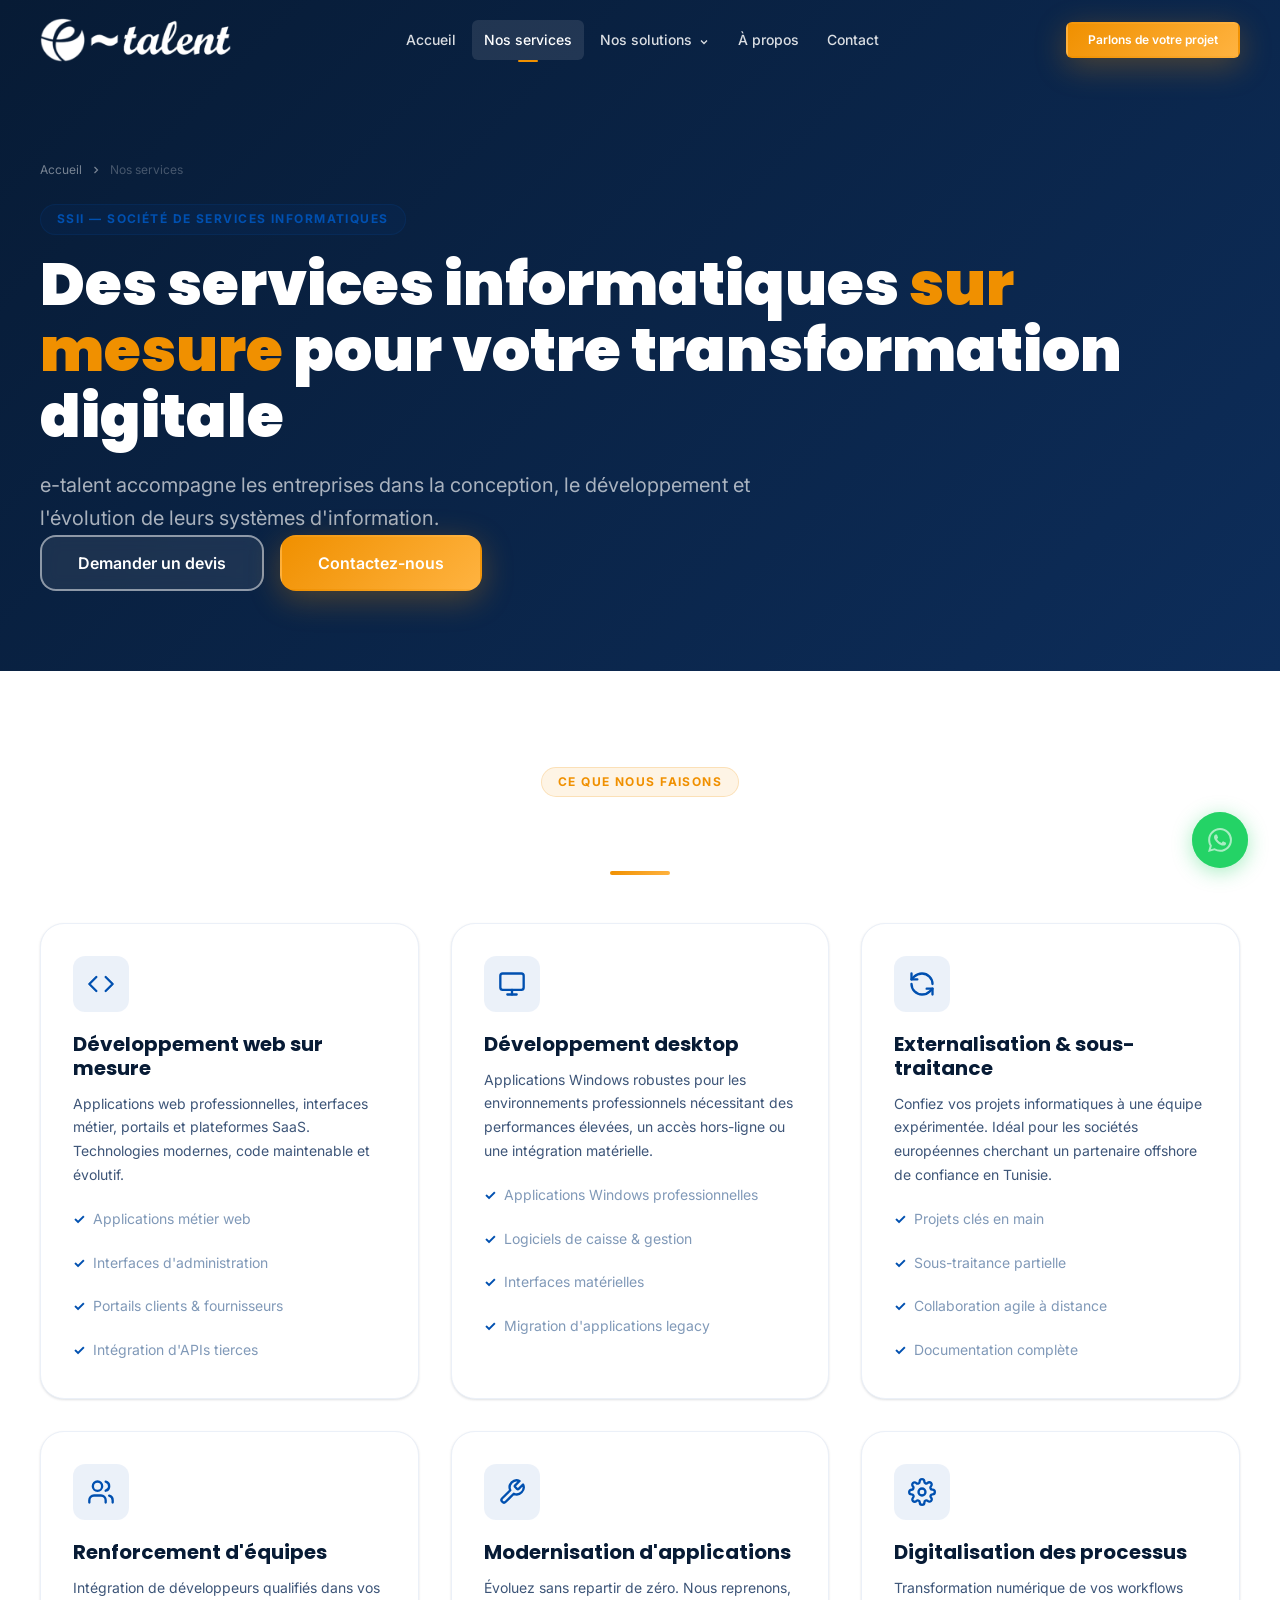
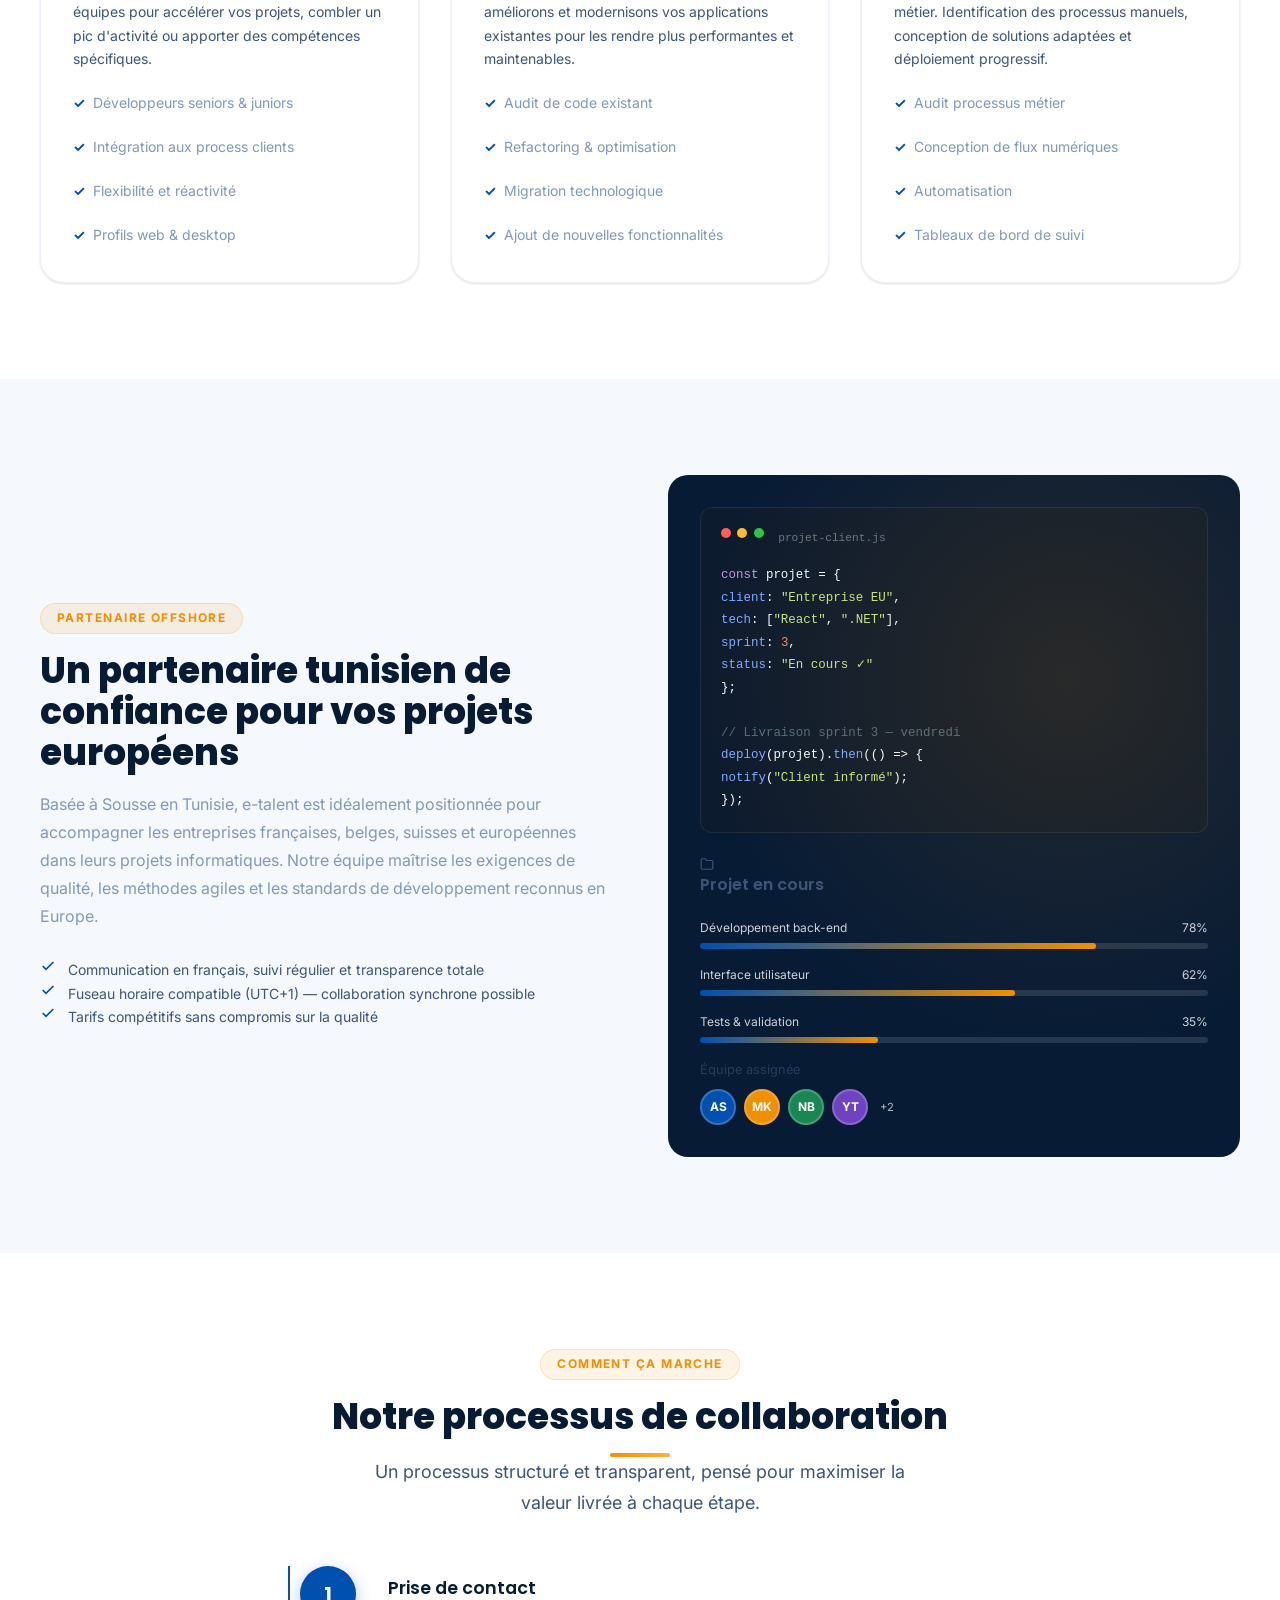
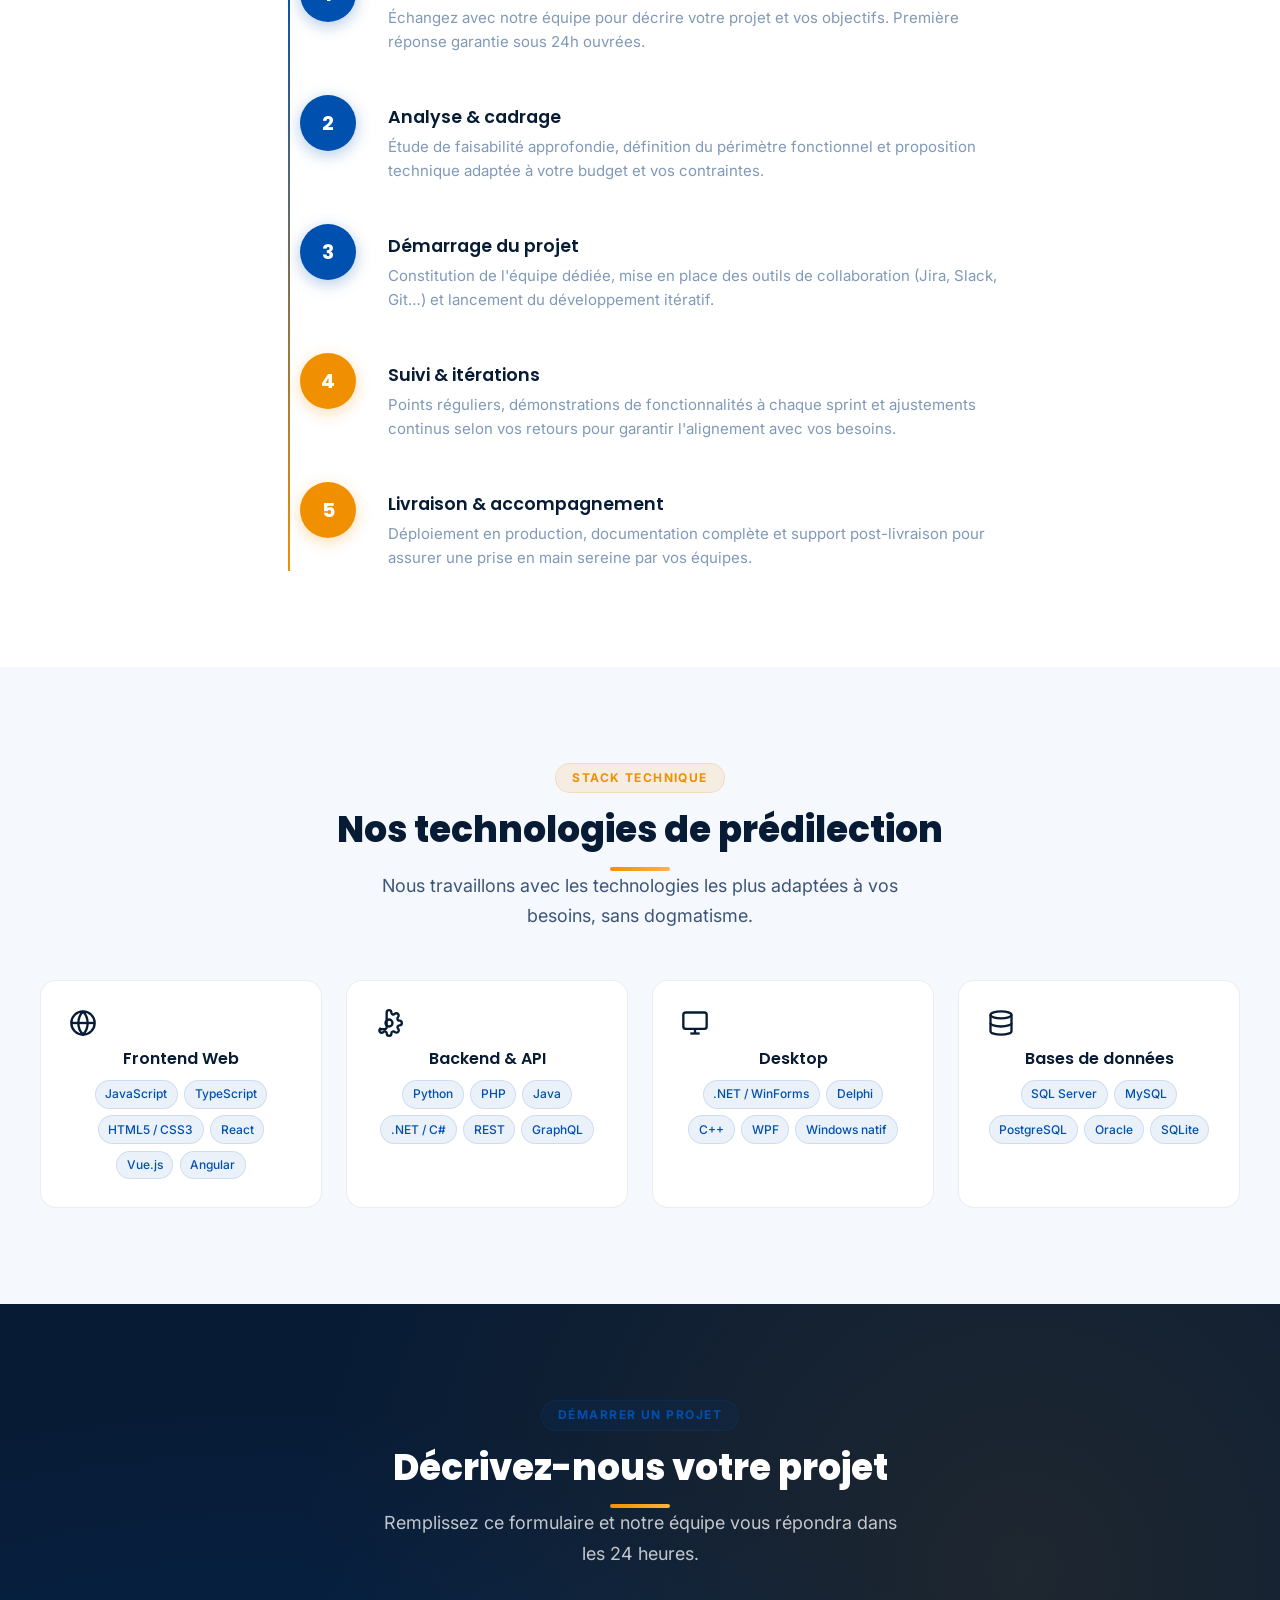
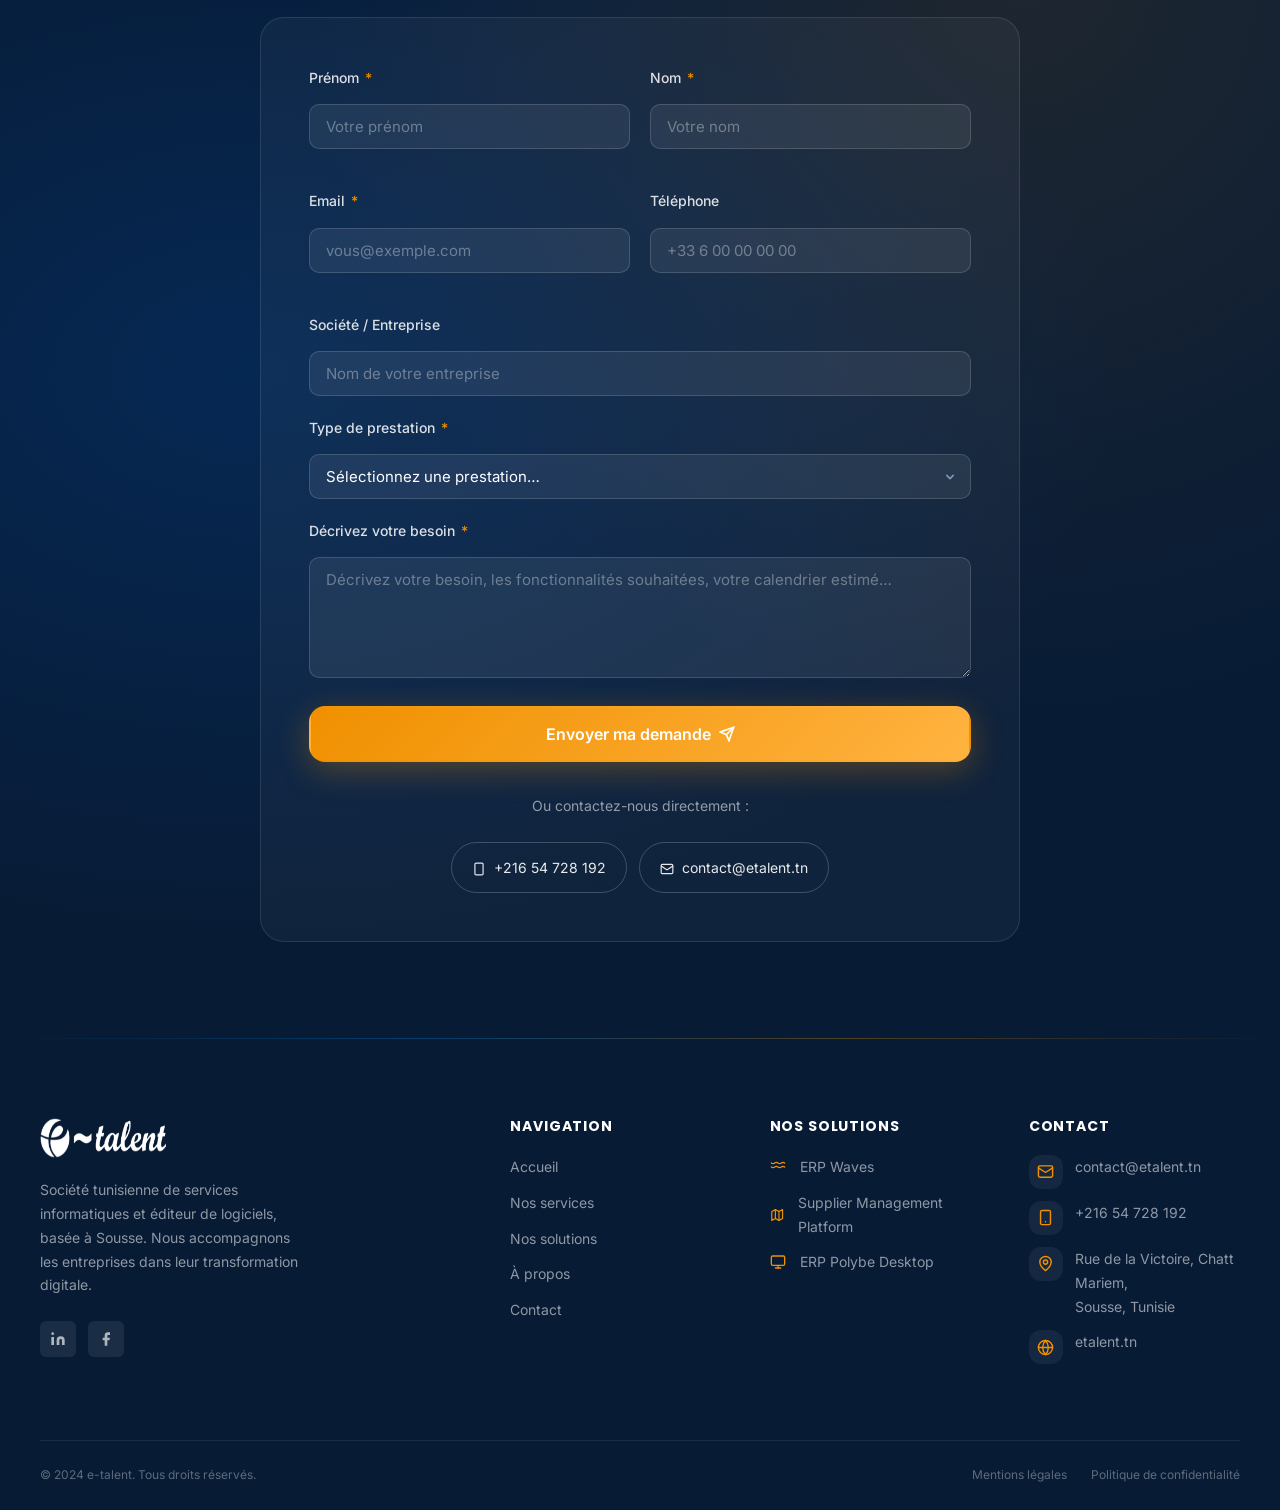
<file: services.html>
<!DOCTYPE html>
<html lang="fr">
<head>
  <meta charset="UTF-8">
  <meta name="viewport" content="width=device-width, initial-scale=1.0">
  <title>Services informatiques — Développement &amp; Externalisation | e-talent</title>
  <meta name="description" content="e-talent propose des services de développement logiciel sur mesure, d'externalisation informatique et de renforcement d'équipes pour les entreprises en Tunisie et en Europe.">
  <link rel="canonical" href="https://etalent.tn/services.html">

  <!-- Open Graph -->
  <meta property="og:title" content="Services informatiques — Développement &amp; Externalisation | e-talent">
  <meta property="og:description" content="e-talent propose des services de développement logiciel sur mesure, d'externalisation informatique et de renforcement d'équipes pour les entreprises en Tunisie et en Europe.">
  <meta property="og:url" content="https://etalent.tn/services.html">
  <meta property="og:type" content="website">
  <meta property="og:image" content="https://etalent.tn/assets/logos/logo-etalent.png">
  <meta name="twitter:card" content="summary_large_image">

  <!-- Favicon -->
  <link rel="icon" type="image/jpeg" href="assets/logos/logo-symbol.jpg">

  <!-- Fonts -->
  <link rel="preconnect" href="https://fonts.googleapis.com">
  <link rel="preconnect" href="https://fonts.gstatic.com" crossorigin>
  <link href="https://fonts.googleapis.com/css2?family=Inter:wght@400;500;600&family=Poppins:wght@600;700;800&display=swap" rel="stylesheet">

  <!-- Stylesheets -->
  <link rel="stylesheet" href="css/style.css">
  <link rel="stylesheet" href="css/animations.css">
  <link rel="stylesheet" href="css/responsive.css">

  <style>
    /* ── Page-specific styles ─────────────────────────────────── */

    /* Glow card */
    .glow-card {
      transition: box-shadow .3s, transform .3s;
    }
    .glow-card:hover {
      box-shadow: 0 8px 40px rgba(0,80,176,.15);
      transform: translateY(-4px);
    }

    /* Feature list inside cards */
    .feature-list {
      list-style: none;
      padding: 0;
      margin: 1rem 0 0;
    }
    .feature-list li {
      display: flex;
      align-items: center;
      gap: .5rem;
      font-size: .875rem;
      color: var(--text-muted, #6b7280);
      padding: .25rem 0;
    }
    .feature-list li::before {
      content: "✓";
      color: var(--primary, #0050B0);
      font-weight: 700;
      flex-shrink: 0;
    }

    /* ── Offshore section ──────────────────────────────────────── */
    .offshore-visual {
      background: var(--navy, #071B35);
      border-radius: 1.25rem;
      padding: 2rem;
      color: #fff;
      position: relative;
      overflow: hidden;
    }
    .offshore-visual::before {
      content: "";
      position: absolute;
      inset: 0;
      background: radial-gradient(circle at 70% 30%, rgba(240,144,0,.12) 0%, transparent 60%);
    }
    .editor-mockup {
      background: #0d1b2e;
      border-radius: .75rem;
      padding: 1.25rem;
      font-family: 'Courier New', monospace;
      font-size: .78rem;
      line-height: 1.8;
      border: 1px solid rgba(255,255,255,.08);
      margin-bottom: 1.5rem;
    }
    .editor-bar {
      display: flex;
      gap: .4rem;
      margin-bottom: 1rem;
    }
    .editor-dot {
      width: 10px;
      height: 10px;
      border-radius: 50%;
    }
    .editor-dot--red   { background: #ff5f57; }
    .editor-dot--yellow{ background: #ffbd2e; }
    .editor-dot--green { background: #28c840; }
    .code-line { display: block; }
    .c-kw  { color: #c792ea; }
    .c-fn  { color: #82aaff; }
    .c-str { color: #c3e88d; }
    .c-cmt { color: #546e7a; }
    .c-num { color: #f78c6c; }
    .c-var { color: #eeffff; }

    .project-info {
      display: flex;
      flex-direction: column;
      gap: 1rem;
    }
    .project-info__title {
      font-family: 'Poppins', sans-serif;
      font-weight: 600;
      font-size: 1rem;
      margin-bottom: .25rem;
    }
    .progress-item {
      display: flex;
      flex-direction: column;
      gap: .3rem;
    }
    .progress-label {
      display: flex;
      justify-content: space-between;
      font-size: .75rem;
      opacity: .8;
    }
    .progress-bar {
      height: 6px;
      background: rgba(255,255,255,.12);
      border-radius: 3px;
      overflow: hidden;
    }
    .progress-bar__fill {
      height: 100%;
      border-radius: 3px;
      background: linear-gradient(90deg, var(--primary,#0050B0), var(--accent,#F09000));
    }
    .team-avatars {
      display: flex;
      gap: .5rem;
      align-items: center;
      margin-top: .5rem;
    }
    .avatar-circle {
      width: 36px;
      height: 36px;
      border-radius: 50%;
      border: 2px solid rgba(255,255,255,.2);
      display: flex;
      align-items: center;
      justify-content: center;
      font-size: .75rem;
      font-weight: 700;
      color: #fff;
    }
    .avatar-circle:nth-child(1){ background: #0050B0; }
    .avatar-circle:nth-child(2){ background: #F09000; }
    .avatar-circle:nth-child(3){ background: #198754; }
    .avatar-circle:nth-child(4){ background: #6f42c1; }
    .avatar-more {
      font-size: .7rem;
      opacity: .7;
      margin-left: .25rem;
    }

    /* ── Timeline ───────────────────────────────────────────────── */
    .timeline {
      position: relative;
      max-width: 760px;
      margin: 3rem auto 0;
    }
    .timeline::before {
      content: "";
      position: absolute;
      left: 28px;
      top: 0;
      bottom: 0;
      width: 2px;
      background: linear-gradient(to bottom, var(--primary,#0050B0), var(--accent,#F09000));
    }
    .timeline-item {
      display: flex;
      gap: 2rem;
      margin-bottom: 2.5rem;
      position: relative;
    }
    .timeline-item:last-child { margin-bottom: 0; }
    .timeline-num {
      flex-shrink: 0;
      width: 56px;
      height: 56px;
      border-radius: 50%;
      background: var(--primary,#0050B0);
      color: #fff;
      font-family: 'Poppins', sans-serif;
      font-weight: 700;
      font-size: 1.25rem;
      display: flex;
      align-items: center;
      justify-content: center;
      position: relative;
      z-index: 1;
      box-shadow: 0 4px 16px rgba(0,80,176,.3);
    }
    .timeline-num--accent {
      background: var(--accent,#F09000);
      box-shadow: 0 4px 16px rgba(240,144,0,.3);
    }
    .timeline-body {
      padding-top: .75rem;
      flex: 1;
    }
    .timeline-body h3 {
      font-family: 'Poppins', sans-serif;
      font-size: 1.1rem;
      font-weight: 600;
      color: var(--navy,#071B35);
      margin-bottom: .4rem;
    }
    .timeline-body p {
      font-size: .9375rem;
      color: var(--text-muted,#6b7280);
      line-height: 1.65;
    }

    /* ── Tech cards ──────────────────────────────────────────────── */
    .tech-card {
      background: #fff;
      border-radius: 1rem;
      padding: 1.75rem;
      text-align: center;
      border: 1px solid rgba(0,0,0,.07);
      transition: box-shadow .3s, transform .3s;
    }
    .tech-card:hover {
      box-shadow: 0 8px 32px rgba(0,80,176,.12);
      transform: translateY(-3px);
    }
    .tech-card__icon {
      font-size: 2.25rem;
      margin-bottom: .75rem;
    }
    .tech-card__title {
      font-family: 'Poppins', sans-serif;
      font-weight: 600;
      font-size: 1rem;
      color: var(--navy,#071B35);
      margin-bottom: .75rem;
    }
    .tech-tags {
      display: flex;
      flex-wrap: wrap;
      gap: .4rem;
      justify-content: center;
    }
    .tech-tag {
      display: inline-block;
      padding: .2rem .6rem;
      border-radius: 999px;
      font-size: .75rem;
      font-weight: 500;
      background: rgba(0,80,176,.08);
      color: var(--primary,#0050B0);
      border: 1px solid rgba(0,80,176,.12);
    }

    /* ── Quote form section ──────────────────────────────────────── */
    .quote-section {
      background: var(--navy,#071B35);
      position: relative;
      overflow: hidden;
    }
    .quote-section::before {
      content: "";
      position: absolute;
      inset: 0;
      background: radial-gradient(ellipse at 20% 50%, rgba(0,80,176,.25) 0%, transparent 60%),
                  radial-gradient(ellipse at 80% 20%, rgba(240,144,0,.1) 0%, transparent 50%);
      pointer-events: none;
    }
    .quote-form-wrapper {
      max-width: 760px;
      margin: 0 auto;
      background: rgba(255,255,255,.04);
      border: 1px solid rgba(255,255,255,.1);
      border-radius: 1.5rem;
      padding: 3rem;
      position: relative;
    }
    .form-row {
      display: grid;
      grid-template-columns: 1fr 1fr;
      gap: 1.25rem;
    }
    .form-group {
      display: flex;
      flex-direction: column;
      gap: .4rem;
    }
    .form-label {
      font-size: .875rem;
      font-weight: 500;
      color: rgba(255,255,255,.85);
    }
    .form-label .required {
      color: var(--accent,#F09000);
      margin-left: 2px;
    }
    .form-control {
      width: 100%;
      padding: .75rem 1rem;
      border-radius: .625rem;
      border: 1px solid rgba(255,255,255,.15);
      background: rgba(255,255,255,.07);
      color: #fff;
      font-size: .9375rem;
      font-family: inherit;
      transition: border-color .2s, background .2s;
      box-sizing: border-box;
    }
    .form-control::placeholder { color: rgba(255,255,255,.35); }
    .form-control:focus {
      outline: none;
      border-color: var(--primary,#0050B0);
      background: rgba(255,255,255,.1);
    }
    .form-control.error { border-color: #ef4444; }
    select.form-control option { background: var(--navy,#071B35); color: #fff; }
    textarea.form-control { resize: vertical; min-height: 120px; }
    .form-error {
      font-size: .78rem;
      color: #f87171;
      display: none;
    }
    .form-error.visible { display: block; }

    .contact-badges {
      display: flex;
      flex-wrap: wrap;
      gap: .75rem;
      justify-content: center;
      margin-top: 1.5rem;
    }
    .contact-badge {
      display: inline-flex;
      align-items: center;
      gap: .5rem;
      padding: .6rem 1.25rem;
      border-radius: 999px;
      border: 1px solid rgba(255,255,255,.2);
      color: rgba(255,255,255,.9);
      font-size: .875rem;
      text-decoration: none;
      transition: background .2s, border-color .2s;
    }
    .contact-badge:hover {
      background: rgba(255,255,255,.1);
      border-color: rgba(255,255,255,.4);
    }
    .contact-badge span { font-size: 1.1rem; }

    /* ── Responsive adjustments ──────────────────────────────────── */
    @media (max-width: 768px) {
      .form-row { grid-template-columns: 1fr; }
      .quote-form-wrapper { padding: 2rem 1.25rem; }
      .timeline::before { left: 20px; }
      .timeline-num { width: 40px; height: 40px; font-size: 1rem; }
    }
  </style>
</head>
<body>

<!-- ═══════════════════════════════════════════
     HEADER
══════════════════════════════════════════════ -->
<header class="site-header site-header--transparent" role="banner">
  <div class="container">
    <div class="site-header__inner">
      <a href="index.html" class="site-logo" aria-label="e-talent — Accueil">
        <img src="assets/logos/logo-etalent.png" alt="e-talent" width="140" height="44">
      </a>
      <nav class="site-nav" aria-label="Navigation principale">
        <a href="index.html" class="nav-link">Accueil</a>
        <a href="services.html" class="nav-link active" aria-current="page">Nos services</a>
        <div class="nav-dropdown">
          <a href="solutions.html" class="nav-link" aria-haspopup="true">
            Nos solutions <svg style="display:inline;margin-left:2px;vertical-align:middle" width="12" height="12" viewBox="0 0 24 24" fill="none" stroke="currentColor" stroke-width="2.5"><polyline points="6 9 12 15 18 9"/></svg>
          </a>
          <div class="nav-dropdown__menu">
            <a href="erp-waves.html" class="nav-dropdown__item">
              <span class="nav-dropdown__icon"><svg width="16" height="16" viewBox="0 0 24 24" fill="none" stroke="currentColor" stroke-width="2" stroke-linecap="round" stroke-linejoin="round"><path d="M2 6c.6.5 1.2 1 2.5 1C7 7 7 5 9.5 5c2.6 0 2.4 2 5 2 2.5 0 2.5-2 5-2 1.3 0 1.9.5 2.5 1"/><path d="M2 12c.6.5 1.2 1 2.5 1 2.5 0 2.5-2 5-2 2.6 0 2.4 2 5 2 2.5 0 2.5-2 5-2 1.3 0 1.9.5 2.5 1"/></svg></span>
              <span>ERP Waves</span>
            </a>
            <a href="smp.html" class="nav-dropdown__item">
              <span class="nav-dropdown__icon"><svg width="16" height="16" viewBox="0 0 24 24" fill="none" stroke="currentColor" stroke-width="2" stroke-linecap="round" stroke-linejoin="round"><polygon points="3 6 9 3 15 6 21 3 21 18 15 21 9 18 3 21"/><line x1="9" x2="9" y1="3" y2="18"/><line x1="15" x2="15" y1="6" y2="21"/></svg></span>
              <span>Supplier Management Platform</span>
            </a>
            <a href="polybe.html" class="nav-dropdown__item">
              <span class="nav-dropdown__icon"><svg width="16" height="16" viewBox="0 0 24 24" fill="none" stroke="currentColor" stroke-width="2" stroke-linecap="round" stroke-linejoin="round"><rect width="20" height="14" x="2" y="3" rx="2"/><line x1="8" x2="16" y1="21" y2="21"/><line x1="12" x2="12" y1="17" y2="21"/></svg></span>
              <span>ERP Polybe</span>
            </a>
          </div>
        </div>
        <a href="about.html" class="nav-link">À propos</a>
        <a href="contact.html" class="nav-link">Contact</a>
      </nav>
      <div class="nav-cta">
        <a href="contact.html" class="btn btn--accent btn--sm">Parlons de votre projet</a>
      </div>
      <button class="nav-toggle" aria-label="Menu" aria-expanded="false">
        <span></span><span></span><span></span>
      </button>
    </div>
  </div>
</header>
<nav class="mobile-nav" aria-hidden="true" aria-label="Navigation mobile">
  <div class="mobile-nav__links">
    <a href="index.html" class="mobile-nav__link">Accueil</a>
    <a href="services.html" class="mobile-nav__link active">Nos services</a>
    <a href="solutions.html" class="mobile-nav__link" data-toggle="mobile-solutions">
      Nos solutions
      <svg class="chevron" style="transition:transform .3s" width="16" height="16" viewBox="0 0 24 24" fill="none" stroke="currentColor" stroke-width="2"><polyline points="6 9 12 15 18 9"/></svg>
    </a>
    <div id="mobile-solutions" class="mobile-nav__sub" style="display:none">
      <a href="erp-waves.html" class="mobile-nav__sub-link"><svg width="16" height="16" viewBox="0 0 24 24" fill="none" stroke="currentColor" stroke-width="2" stroke-linecap="round" stroke-linejoin="round"><path d="M2 6c.6.5 1.2 1 2.5 1C7 7 7 5 9.5 5c2.6 0 2.4 2 5 2 2.5 0 2.5-2 5-2 1.3 0 1.9.5 2.5 1"/><path d="M2 12c.6.5 1.2 1 2.5 1 2.5 0 2.5-2 5-2 2.6 0 2.4 2 5 2 2.5 0 2.5-2 5-2 1.3 0 1.9.5 2.5 1"/></svg> ERP Waves</a>
      <a href="smp.html" class="mobile-nav__sub-link"><svg width="16" height="16" viewBox="0 0 24 24" fill="none" stroke="currentColor" stroke-width="2" stroke-linecap="round" stroke-linejoin="round"><polygon points="3 6 9 3 15 6 21 3 21 18 15 21 9 18 3 21"/><line x1="9" x2="9" y1="3" y2="18"/><line x1="15" x2="15" y1="6" y2="21"/></svg> Supplier Management Platform</a>
      <a href="polybe.html" class="mobile-nav__sub-link"><svg width="16" height="16" viewBox="0 0 24 24" fill="none" stroke="currentColor" stroke-width="2" stroke-linecap="round" stroke-linejoin="round"><rect width="20" height="14" x="2" y="3" rx="2"/><line x1="8" x2="16" y1="21" y2="21"/><line x1="12" x2="12" y1="17" y2="21"/></svg> ERP Polybe</a>
    </div>
    <a href="about.html" class="mobile-nav__link">À propos</a>
    <a href="contact.html" class="mobile-nav__link">Contact</a>
  </div>
  <div style="margin-top:auto;padding-top:2rem">
    <a href="contact.html" class="btn btn--accent" style="width:100%;justify-content:center">Parlons de votre projet</a>
  </div>
</nav>

<!-- ═══════════════════════════════════════════
     MAIN CONTENT
══════════════════════════════════════════════ -->
<main id="main-content">

  <!-- ── PAGE HERO ───────────────────────────────────────────────── -->
  <section class="page-hero" aria-labelledby="hero-title">
    <div class="container">
      <div class="page-hero__content">
        <nav class="page-hero__breadcrumb" aria-label="Fil d'Ariane">
          <a href="index.html">Accueil</a>
          <svg width="12" height="12" viewBox="0 0 24 24" fill="none" stroke="currentColor" stroke-width="2.5" aria-hidden="true"><polyline points="9 18 15 12 9 6"/></svg>
          <span aria-current="page">Nos services</span>
        </nav>
        <p class="section-label section-label--blue reveal">SSII — Société de Services Informatiques</p>
        <h1 class="page-hero__title reveal reveal-delay-1" id="hero-title">
          Des services informatiques <span class="accent">sur mesure</span> pour votre transformation digitale
        </h1>
        <p class="page-hero__subtitle reveal reveal-delay-2">
          e-talent accompagne les entreprises dans la conception, le développement et l'évolution de leurs systèmes d'information.
        </p>
        <div class="btn-group reveal reveal-delay-3">
          <a href="#quote-form" class="btn btn--outline-white btn--lg">Demander un devis</a>
          <a href="contact.html" class="btn btn--accent btn--lg">Contactez-nous</a>
        </div>
      </div>
    </div>
  </section>

  <!-- ── SECTION 1 : Nos prestations ────────────────────────────── -->
  <section class="section bg-white" aria-labelledby="services-title">
    <div class="container">
      <div class="section-header" style="text-align:center;margin-bottom:3rem">
        <p class="section-label reveal">Ce que nous faisons</p>
        <h2 class="section-title reveal reveal-delay-1" id="services-title">Nos domaines d'intervention</h2>
        <div class="section-divider reveal reveal-delay-2"></div>
      </div>

      <div class="grid grid-3">

        <!-- Card 1 -->
        <article class="card glow-card reveal from-left reveal-delay-1">
          <div class="card__icon" aria-hidden="true"><svg width="28" height="28" viewBox="0 0 24 24" fill="none" stroke="currentColor" stroke-width="2" stroke-linecap="round" stroke-linejoin="round"><polyline points="16 18 22 12 16 6"/><polyline points="8 6 2 12 8 18"/></svg></div>
          <h3 class="card__title">Développement web sur mesure</h3>
          <p class="card__body">Applications web professionnelles, interfaces métier, portails et plateformes SaaS. Technologies modernes, code maintenable et évolutif.</p>
          <ul class="feature-list" aria-label="Inclus">
            <li>Applications métier web</li>
            <li>Interfaces d'administration</li>
            <li>Portails clients &amp; fournisseurs</li>
            <li>Intégration d'APIs tierces</li>
          </ul>
        </article>

        <!-- Card 2 -->
        <article class="card glow-card reveal reveal-delay-2">
          <div class="card__icon" aria-hidden="true"><svg width="16" height="16" viewBox="0 0 24 24" fill="none" stroke="currentColor" stroke-width="2" stroke-linecap="round" stroke-linejoin="round"><rect width="20" height="14" x="2" y="3" rx="2"/><line x1="8" x2="16" y1="21" y2="21"/><line x1="12" x2="12" y1="17" y2="21"/></svg></div>
          <h3 class="card__title">Développement desktop</h3>
          <p class="card__body">Applications Windows robustes pour les environnements professionnels nécessitant des performances élevées, un accès hors-ligne ou une intégration matérielle.</p>
          <ul class="feature-list" aria-label="Inclus">
            <li>Applications Windows professionnelles</li>
            <li>Logiciels de caisse &amp; gestion</li>
            <li>Interfaces matérielles</li>
            <li>Migration d'applications legacy</li>
          </ul>
        </article>

        <!-- Card 3 -->
        <article class="card glow-card reveal from-right reveal-delay-3">
          <div class="card__icon" aria-hidden="true"><svg width="24" height="24" viewBox="0 0 24 24" fill="none" stroke="currentColor" stroke-width="2" stroke-linecap="round" stroke-linejoin="round"><path d="M21 12a9 9 0 0 0-9-9 9.75 9.75 0 0 0-6.74 2.74L3 8"/><path d="M3 3v5h5"/><path d="M3 12a9 9 0 0 0 9 9 9.75 9.75 0 0 0 6.74-2.74L21 16"/><path d="M16 16h5v5"/></svg></div>
          <h3 class="card__title">Externalisation &amp; sous-traitance</h3>
          <p class="card__body">Confiez vos projets informatiques à une équipe expérimentée. Idéal pour les sociétés européennes cherchant un partenaire offshore de confiance en Tunisie.</p>
          <ul class="feature-list" aria-label="Inclus">
            <li>Projets clés en main</li>
            <li>Sous-traitance partielle</li>
            <li>Collaboration agile à distance</li>
            <li>Documentation complète</li>
          </ul>
        </article>

        <!-- Card 4 -->
        <article class="card glow-card reveal from-left reveal-delay-1">
          <div class="card__icon" aria-hidden="true"><svg width="28" height="28" viewBox="0 0 24 24" fill="none" stroke="currentColor" stroke-width="2" stroke-linecap="round" stroke-linejoin="round"><path d="M16 21v-2a4 4 0 0 0-4-4H6a4 4 0 0 0-4 4v2"/><circle cx="9" cy="7" r="4"/><path d="M22 21v-2a4 4 0 0 0-3-3.87"/><path d="M16 3.13a4 4 0 0 1 0 7.75"/></svg></div>
          <h3 class="card__title">Renforcement d'équipes</h3>
          <p class="card__body">Intégration de développeurs qualifiés dans vos équipes pour accélérer vos projets, combler un pic d'activité ou apporter des compétences spécifiques.</p>
          <ul class="feature-list" aria-label="Inclus">
            <li>Développeurs seniors &amp; juniors</li>
            <li>Intégration aux process clients</li>
            <li>Flexibilité et réactivité</li>
            <li>Profils web &amp; desktop</li>
          </ul>
        </article>

        <!-- Card 5 -->
        <article class="card glow-card reveal reveal-delay-2">
          <div class="card__icon" aria-hidden="true"><svg width="28" height="28" viewBox="0 0 24 24" fill="none" stroke="currentColor" stroke-width="2" stroke-linecap="round" stroke-linejoin="round"><path d="M14.7 6.3a1 1 0 0 0 0 1.4l1.6 1.6a1 1 0 0 0 1.4 0l3.77-3.77a6 6 0 0 1-7.94 7.94l-6.91 6.91a2.12 2.12 0 0 1-3-3l6.91-6.91a6 6 0 0 1 7.94-7.94l-3.76 3.76z"/></svg></div>
          <h3 class="card__title">Modernisation d'applications</h3>
          <p class="card__body">Évoluez sans repartir de zéro. Nous reprenons, améliorons et modernisons vos applications existantes pour les rendre plus performantes et maintenables.</p>
          <ul class="feature-list" aria-label="Inclus">
            <li>Audit de code existant</li>
            <li>Refactoring &amp; optimisation</li>
            <li>Migration technologique</li>
            <li>Ajout de nouvelles fonctionnalités</li>
          </ul>
        </article>

        <!-- Card 6 -->
        <article class="card glow-card reveal from-right reveal-delay-3">
          <div class="card__icon" aria-hidden="true"><svg width="28" height="28" viewBox="0 0 24 24" fill="none" stroke="currentColor" stroke-width="2" stroke-linecap="round" stroke-linejoin="round"><circle cx="12" cy="12" r="3"/><path d="M19.4 15a1.65 1.65 0 0 0 .33 1.82l.06.06a2 2 0 0 1 0 2.83 2 2 0 0 1-2.83 0l-.06-.06a1.65 1.65 0 0 0-1.82-.33 1.65 1.65 0 0 0-1 1.51V21a2 2 0 0 1-2 2 2 2 0 0 1-2-2v-.09A1.65 1.65 0 0 0 9 19.4a1.65 1.65 0 0 0-1.82.33l-.06.06a2 2 0 0 1-2.83 0 2 2 0 0 1 0-2.83l.06-.06a1.65 1.65 0 0 0 .33-1.82 1.65 1.65 0 0 0-1.51-1H3a2 2 0 0 1-2-2 2 2 0 0 1 2-2h.09A1.65 1.65 0 0 0 4.6 9a1.65 1.65 0 0 0-.33-1.82l-.06-.06a2 2 0 0 1 0-2.83 2 2 0 0 1 2.83 0l.06.06a1.65 1.65 0 0 0 1.82.33H9a1.65 1.65 0 0 0 1-1.51V3a2 2 0 0 1 2-2 2 2 0 0 1 2 2v.09a1.65 1.65 0 0 0 1 1.51 1.65 1.65 0 0 0 1.82-.33l.06-.06a2 2 0 0 1 2.83 0 2 2 0 0 1 0 2.83l-.06.06a1.65 1.65 0 0 0-.33 1.82V9a1.65 1.65 0 0 0 1.51 1H21a2 2 0 0 1 2 2 2 2 0 0 1-2 2h-.09a1.65 1.65 0 0 0-1.51 1z"/></svg></div>
          <h3 class="card__title">Digitalisation des processus</h3>
          <p class="card__body">Transformation numérique de vos workflows métier. Identification des processus manuels, conception de solutions adaptées et déploiement progressif.</p>
          <ul class="feature-list" aria-label="Inclus">
            <li>Audit processus métier</li>
            <li>Conception de flux numériques</li>
            <li>Automatisation</li>
            <li>Tableaux de bord de suivi</li>
          </ul>
        </article>

      </div><!-- /.grid -->
    </div>
  </section>

  <!-- ── SECTION 2 : Approche offshore ──────────────────────────── -->
  <section class="section bg-light" aria-labelledby="offshore-title">
    <div class="container">
      <div class="grid grid-2" style="gap:3.5rem;align-items:center">

        <!-- Left text -->
        <div class="reveal from-left">
          <p class="section-label">Partenaire offshore</p>
          <h2 class="section-title" id="offshore-title">Un partenaire tunisien de confiance pour vos projets européens</h2>
          <p style="font-size:1rem;line-height:1.75;color:var(--text-muted,#6b7280);margin-bottom:1.75rem">
            Basée à Sousse en Tunisie, e-talent est idéalement positionnée pour accompagner les entreprises françaises, belges, suisses et européennes dans leurs projets informatiques. Notre équipe maîtrise les exigences de qualité, les méthodes agiles et les standards de développement reconnus en Europe.
          </p>
          <div class="feature-item reveal reveal-delay-1">
            <span style="color:var(--primary);font-size:1.1rem" aria-hidden="true"><svg width="16" height="16" viewBox="0 0 24 24" fill="none" stroke="var(--primary)" stroke-width="2.5"><polyline points="20 6 9 17 4 12"/></svg></span>
            <span>Communication en français, suivi régulier et transparence totale</span>
          </div>
          <div class="feature-item reveal reveal-delay-2">
            <span style="color:var(--primary);font-size:1.1rem" aria-hidden="true"><svg width="16" height="16" viewBox="0 0 24 24" fill="none" stroke="var(--primary)" stroke-width="2.5"><polyline points="20 6 9 17 4 12"/></svg></span>
            <span>Fuseau horaire compatible (UTC+1) — collaboration synchrone possible</span>
          </div>
          <div class="feature-item reveal reveal-delay-3">
            <span style="color:var(--primary);font-size:1.1rem" aria-hidden="true"><svg width="16" height="16" viewBox="0 0 24 24" fill="none" stroke="var(--primary)" stroke-width="2.5"><polyline points="20 6 9 17 4 12"/></svg></span>
            <span>Tarifs compétitifs sans compromis sur la qualité</span>
          </div>
        </div>

        <!-- Right visual -->
        <div class="reveal from-right">
          <div class="offshore-visual">
            <!-- Code editor mockup -->
            <div class="editor-mockup">
              <div class="editor-bar">
                <div class="editor-dot editor-dot--red"></div>
                <div class="editor-dot editor-dot--yellow"></div>
                <div class="editor-dot editor-dot--green"></div>
                <span style="margin-left:.5rem;font-size:.7rem;color:rgba(255,255,255,.4)">projet-client.js</span>
              </div>
              <code>
                <span class="code-line"><span class="c-kw">const</span> <span class="c-var">projet</span> = {</span>
                <span class="code-line">  <span class="c-fn">client</span>: <span class="c-str">"Entreprise EU"</span>,</span>
                <span class="code-line">  <span class="c-fn">tech</span>: [<span class="c-str">"React"</span>, <span class="c-str">".NET"</span>],</span>
                <span class="code-line">  <span class="c-fn">sprint</span>: <span class="c-num">3</span>,</span>
                <span class="code-line">  <span class="c-fn">status</span>: <span class="c-str">"En cours ✓"</span></span>
                <span class="code-line">};</span>
                <span class="code-line">&nbsp;</span>
                <span class="code-line"><span class="c-cmt">// Livraison sprint 3 — vendredi</span></span>
                <span class="code-line"><span class="c-fn">deploy</span>(<span class="c-var">projet</span>).<span class="c-fn">then</span>(() =&gt; {</span>
                <span class="code-line">  <span class="c-fn">notify</span>(<span class="c-str">"Client informé"</span>);</span>
                <span class="code-line">});</span>
              </code>
            </div>

            <!-- Project info -->
            <div class="project-info">
              <p class="project-info__title"><svg width="14" height="14" viewBox="0 0 24 24" fill="none" stroke="currentColor" stroke-width="2" style="margin-right:4px;"><path d="M22 19a2 2 0 0 1-2 2H4a2 2 0 0 1-2-2V5a2 2 0 0 1 2-2h5l2 3h9a2 2 0 0 1 2 2z"/></svg> Projet en cours</p>
              <div class="progress-item">
                <div class="progress-label"><span>Développement back-end</span><span>78%</span></div>
                <div class="progress-bar"><div class="progress-bar__fill" style="width:78%"></div></div>
              </div>
              <div class="progress-item">
                <div class="progress-label"><span>Interface utilisateur</span><span>62%</span></div>
                <div class="progress-bar"><div class="progress-bar__fill" style="width:62%"></div></div>
              </div>
              <div class="progress-item">
                <div class="progress-label"><span>Tests &amp; validation</span><span>35%</span></div>
                <div class="progress-bar"><div class="progress-bar__fill" style="width:35%"></div></div>
              </div>
              <div>
                <p style="font-size:.8rem;opacity:.6;margin-bottom:.4rem">Équipe assignée</p>
                <div class="team-avatars">
                  <div class="avatar-circle" aria-hidden="true">AS</div>
                  <div class="avatar-circle" aria-hidden="true">MK</div>
                  <div class="avatar-circle" aria-hidden="true">NB</div>
                  <div class="avatar-circle" aria-hidden="true">YT</div>
                  <span class="avatar-more">+2</span>
                </div>
              </div>
            </div>
          </div>
        </div>

      </div><!-- /.grid -->
    </div>
  </section>

  <!-- ── SECTION 3 : Processus de collaboration ──────────────────── -->
  <section class="section bg-white" aria-labelledby="process-title">
    <div class="container">
      <div style="text-align:center;margin-bottom:3rem">
        <p class="section-label reveal">Comment ça marche</p>
        <h2 class="section-title reveal reveal-delay-1" id="process-title">Notre processus de collaboration</h2>
        <div class="section-divider reveal reveal-delay-2"></div>
        <p class="section-subtitle reveal reveal-delay-3" style="max-width:580px;margin:0 auto">
          Un processus structuré et transparent, pensé pour maximiser la valeur livrée à chaque étape.
        </p>
      </div>

      <div class="timeline" role="list">

        <div class="timeline-item reveal from-right reveal-delay-1" role="listitem">
          <div class="timeline-num" aria-hidden="true">1</div>
          <div class="timeline-body">
            <h3>Prise de contact</h3>
            <p>Échangez avec notre équipe pour décrire votre projet et vos objectifs. Première réponse garantie sous 24h ouvrées.</p>
          </div>
        </div>

        <div class="timeline-item reveal from-right reveal-delay-2" role="listitem">
          <div class="timeline-num" aria-hidden="true">2</div>
          <div class="timeline-body">
            <h3>Analyse &amp; cadrage</h3>
            <p>Étude de faisabilité approfondie, définition du périmètre fonctionnel et proposition technique adaptée à votre budget et vos contraintes.</p>
          </div>
        </div>

        <div class="timeline-item reveal from-right reveal-delay-3" role="listitem">
          <div class="timeline-num" aria-hidden="true">3</div>
          <div class="timeline-body">
            <h3>Démarrage du projet</h3>
            <p>Constitution de l'équipe dédiée, mise en place des outils de collaboration (Jira, Slack, Git…) et lancement du développement itératif.</p>
          </div>
        </div>

        <div class="timeline-item reveal from-right reveal-delay-4" role="listitem">
          <div class="timeline-num timeline-num--accent" aria-hidden="true">4</div>
          <div class="timeline-body">
            <h3>Suivi &amp; itérations</h3>
            <p>Points réguliers, démonstrations de fonctionnalités à chaque sprint et ajustements continus selon vos retours pour garantir l'alignement avec vos besoins.</p>
          </div>
        </div>

        <div class="timeline-item reveal from-right reveal-delay-5" role="listitem">
          <div class="timeline-num timeline-num--accent" aria-hidden="true">5</div>
          <div class="timeline-body">
            <h3>Livraison &amp; accompagnement</h3>
            <p>Déploiement en production, documentation complète et support post-livraison pour assurer une prise en main sereine par vos équipes.</p>
          </div>
        </div>

      </div><!-- /.timeline -->
    </div>
  </section>

  <!-- ── SECTION 4 : Technologies ───────────────────────────────── -->
  <section class="section bg-light" aria-labelledby="tech-title">
    <div class="container">
      <div style="text-align:center;margin-bottom:3rem">
        <p class="section-label reveal">Stack technique</p>
        <h2 class="section-title reveal reveal-delay-1" id="tech-title">Nos technologies de prédilection</h2>
        <div class="section-divider reveal reveal-delay-2"></div>
        <p class="section-subtitle reveal reveal-delay-3" style="max-width:560px;margin:0 auto">
          Nous travaillons avec les technologies les plus adaptées à vos besoins, sans dogmatisme.
        </p>
      </div>

      <div class="grid grid-4" style="gap:1.5rem">

        <div class="tech-card reveal reveal-delay-1">
          <div class="tech-card__icon" aria-hidden="true"><svg width="28" height="28" viewBox="0 0 24 24" fill="none" stroke="currentColor" stroke-width="2"><circle cx="12" cy="12" r="10"/><path d="M12 2a14.5 14.5 0 0 0 0 20 14.5 14.5 0 0 0 0-20"/><path d="M2 12h20"/></svg></div>
          <h3 class="tech-card__title">Frontend Web</h3>
          <div class="tech-tags">
            <span class="tech-tag">JavaScript</span>
            <span class="tech-tag">TypeScript</span>
            <span class="tech-tag">HTML5 / CSS3</span>
            <span class="tech-tag">React</span>
            <span class="tech-tag">Vue.js</span>
            <span class="tech-tag">Angular</span>
          </div>
        </div>

        <div class="tech-card reveal reveal-delay-2">
          <div class="tech-card__icon" aria-hidden="true"><svg width="28" height="28" viewBox="0 0 24 24" fill="none" stroke="currentColor" stroke-width="2"><circle cx="12" cy="12" r="3"/><path d="M19.4 15a1.65 1.65 0 0 0 .33 1.82l.06.06a2 2 0 0 1 0 2.83 2 2 0 0 1-2.83 0l-.06-.06a1.65 1.65 0 0 0-1.82-.33 1.65 1.65 0 0 0-1 1.51V21a2 2 0 0 1-2 2 2 2 0 0 1-2-2v-.09A1.65 1.65 0 0 0 9 19.4a1.65 1.65 0 0 0-1.82.33l-.06.06a2 2 0 0 1-2.83 0 2 2 0 0 1 0-2.83l.06-.06a1.65 1.65 0 0 0 1.82.33H9a1.65 1.65 0 0 0 1-1.51V3a2 2 0 0 1 2-2 2 2 0 0 1 2 2v.09a1.65 1.65 0 0 0 1 1.51 1.65 1.65 0 0 0 1.82-.33l.06-.06a2 2 0 0 1 2.83 0 2 2 0 0 1 0 2.83l-.06.06a1.65 1.65 0 0 0-.33 1.82V9a1.65 1.65 0 0 0 1.51 1H21a2 2 0 0 1 2 2 2 2 0 0 1-2 2h-.09a1.65 1.65 0 0 0-1.51 1z"/></svg></div>
          <h3 class="tech-card__title">Backend &amp; API</h3>
          <div class="tech-tags">
            <span class="tech-tag">Python</span>
            <span class="tech-tag">PHP</span>
            <span class="tech-tag">Java</span>
            <span class="tech-tag">.NET / C#</span>
            <span class="tech-tag">REST</span>
            <span class="tech-tag">GraphQL</span>
          </div>
        </div>

        <div class="tech-card reveal reveal-delay-3">
          <div class="tech-card__icon" aria-hidden="true"><svg width="28" height="28" viewBox="0 0 24 24" fill="none" stroke="currentColor" stroke-width="2"><rect width="20" height="14" x="2" y="3" rx="2"/><line x1="8" x2="16" y1="21" y2="21"/><line x1="12" x2="12" y1="17" y2="21"/></svg></div>
          <h3 class="tech-card__title">Desktop</h3>
          <div class="tech-tags">
            <span class="tech-tag">.NET / WinForms</span>
            <span class="tech-tag">Delphi</span>
            <span class="tech-tag">C++</span>
            <span class="tech-tag">WPF</span>
            <span class="tech-tag">Windows natif</span>
          </div>
        </div>

        <div class="tech-card reveal reveal-delay-4">
          <div class="tech-card__icon" aria-hidden="true"><svg width="28" height="28" viewBox="0 0 24 24" fill="none" stroke="currentColor" stroke-width="2"><ellipse cx="12" cy="5" rx="9" ry="3"/><path d="M21 12c0 1.66-4 3-9 3s-9-1.34-9-3"/><path d="M3 5v14c0 1.66 4 3 9 3s9-1.34 9-3V5"/></svg></div>
          <h3 class="tech-card__title">Bases de données</h3>
          <div class="tech-tags">
            <span class="tech-tag">SQL Server</span>
            <span class="tech-tag">MySQL</span>
            <span class="tech-tag">PostgreSQL</span>
            <span class="tech-tag">Oracle</span>
            <span class="tech-tag">SQLite</span>
          </div>
        </div>

      </div>
    </div>
  </section>

  <!-- ── SECTION 5 : Formulaire de devis ───────────────────────── -->
  <section class="section quote-section" id="quote-form" aria-labelledby="quote-title">
    <div class="container" style="position:relative;z-index:1">
      <div style="text-align:center;margin-bottom:3rem">
        <p class="section-label section-label--blue reveal">Démarrer un projet</p>
        <h2 class="section-title section-title--white reveal reveal-delay-1" id="quote-title">Décrivez-nous votre projet</h2>
        <div class="section-divider reveal reveal-delay-2"></div>
        <p class="section-subtitle section-subtitle--white reveal reveal-delay-3" style="max-width:520px;margin:0 auto">
          Remplissez ce formulaire et notre équipe vous répondra dans les 24 heures.
        </p>
      </div>

      <div class="quote-form-wrapper reveal">
        <form
          id="devis-form"
          name="devis"
          method="POST"
          action="#"
          novalidate
          aria-label="Formulaire de demande de devis"
        >
          <!-- Prénom + Nom -->
          <div class="form-row" style="margin-bottom:1.25rem">
            <div class="form-group">
              <label class="form-label" for="prenom">Prénom <span class="required" aria-hidden="true">*</span></label>
              <input
                class="form-control"
                type="text"
                id="prenom"
                name="prenom"
                placeholder="Votre prénom"
                autocomplete="given-name"
                required
                aria-required="true"
                aria-describedby="prenom-error"
              >
              <span class="form-error" id="prenom-error" role="alert" data-error="prenom">Ce champ est requis.</span>
            </div>
            <div class="form-group">
              <label class="form-label" for="nom">Nom <span class="required" aria-hidden="true">*</span></label>
              <input
                class="form-control"
                type="text"
                id="nom"
                name="nom"
                placeholder="Votre nom"
                autocomplete="family-name"
                required
                aria-required="true"
                aria-describedby="nom-error"
              >
              <span class="form-error" id="nom-error" role="alert" data-error="nom">Ce champ est requis.</span>
            </div>
          </div>

          <!-- Email + Téléphone -->
          <div class="form-row" style="margin-bottom:1.25rem">
            <div class="form-group">
              <label class="form-label" for="email">Email <span class="required" aria-hidden="true">*</span></label>
              <input
                class="form-control"
                type="email"
                id="email"
                name="email"
                placeholder="vous@exemple.com"
                autocomplete="email"
                required
                aria-required="true"
                aria-describedby="email-error"
              >
              <span class="form-error" id="email-error" role="alert" data-error="email">Veuillez saisir un email valide.</span>
            </div>
            <div class="form-group">
              <label class="form-label" for="telephone">Téléphone</label>
              <input
                class="form-control"
                type="tel"
                id="telephone"
                name="telephone"
                placeholder="+33 6 00 00 00 00"
                autocomplete="tel"
              >
            </div>
          </div>

          <!-- Entreprise -->
          <div class="form-group" style="margin-bottom:1.25rem">
            <label class="form-label" for="entreprise">Société / Entreprise</label>
            <input
              class="form-control"
              type="text"
              id="entreprise"
              name="entreprise"
              placeholder="Nom de votre entreprise"
              autocomplete="organization"
            >
          </div>

          <!-- Objet -->
          <div class="form-group" style="margin-bottom:1.25rem">
            <label class="form-label" for="objet">Type de prestation <span class="required" aria-hidden="true">*</span></label>
            <select
              class="form-control"
              id="objet"
              name="objet"
              required
              aria-required="true"
              aria-describedby="objet-error"
            >
              <option value="" disabled selected>Sélectionnez une prestation…</option>
              <option value="dev-web">Développement web sur mesure</option>
              <option value="dev-desktop">Développement desktop</option>
              <option value="externalisation">Externalisation de projet</option>
              <option value="renforcement">Renforcement d'équipe</option>
              <option value="modernisation">Modernisation d'application</option>
              <option value="digitalisation">Digitalisation des processus</option>
              <option value="autre">Autre</option>
            </select>
            <span class="form-error" id="objet-error" role="alert" data-error="objet">Veuillez sélectionner une option.</span>
          </div>

          <!-- Message -->
          <div class="form-group" style="margin-bottom:1.75rem">
            <label class="form-label" for="message">Décrivez votre besoin <span class="required" aria-hidden="true">*</span></label>
            <textarea
              class="form-control"
              id="message"
              name="message"
              rows="5"
              placeholder="Décrivez votre besoin, les fonctionnalités souhaitées, votre calendrier estimé…"
              required
              aria-required="true"
              aria-describedby="message-error"
            ></textarea>
            <span class="form-error" id="message-error" role="alert" data-error="message">Veuillez décrire votre besoin.</span>
          </div>

          <!-- Submit -->
          <button type="submit" class="btn btn--accent btn--lg" style="width:100%;justify-content:center">
            Envoyer ma demande
            <svg width="16" height="16" viewBox="0 0 24 24" fill="none" stroke="currentColor" stroke-width="2.5" aria-hidden="true"><line x1="22" y1="2" x2="11" y2="13"/><polygon points="22 2 15 22 11 13 2 9 22 2"/></svg>
          </button>
        </form>

        <!-- Contacts directs -->
        <div style="text-align:center;margin-top:2rem">
          <p style="color:rgba(255,255,255,.55);font-size:.875rem;margin-bottom:1rem">Ou contactez-nous directement :</p>
          <div class="contact-badges">
            <a href="tel:+21654728192" class="contact-badge">
              <span><svg width="14" height="14" viewBox="0 0 24 24" fill="none" stroke="currentColor" stroke-width="2" style="display:inline-block;vertical-align:-2px;"><rect width="14" height="20" x="5" y="2" rx="2"/><path d="M12 18h.01"/></svg></span> +216 54 728 192
            </a>
            <a href="mailto:contact@etalent.tn" class="contact-badge">
              <span><svg width="14" height="14" viewBox="0 0 24 24" fill="none" stroke="currentColor" stroke-width="2" style="display:inline-block;vertical-align:-2px;"><rect width="20" height="16" x="2" y="4" rx="2"/><path d="m22 7-8.97 5.7a1.94 1.94 0 0 1-2.06 0L2 7"/></svg></span> contact@etalent.tn
            </a>
          </div>
        </div>
      </div><!-- /.quote-form-wrapper -->
    </div>
  </section>

</main>

<!-- ═══════════════════════════════════════════
     FOOTER
══════════════════════════════════════════════ -->
<footer class="site-footer" role="contentinfo">
  <div class="container">
    <div class="footer-top">
      <div class="footer-brand">
        <div class="footer-brand__logo">
          <img src="assets/logos/logo-etalent.png" alt="e-talent" width="130" height="40">
        </div>
        <p class="footer-brand__desc">
          Société tunisienne de services informatiques et éditeur de logiciels, basée à Sousse.
          Nous accompagnons les entreprises dans leur transformation digitale.
        </p>
        <div class="footer-socials">
          <a href="#" class="footer-social" aria-label="LinkedIn">
            <svg width="16" height="16" viewBox="0 0 24 24" fill="currentColor"><path d="M16 8a6 6 0 0 1 6 6v7h-4v-7a2 2 0 0 0-2-2 2 2 0 0 0-2 2v7h-4v-7a6 6 0 0 1 6-6z"/><rect x="2" y="9" width="4" height="12"/><circle cx="4" cy="4" r="2"/></svg>
          </a>
          <a href="#" class="footer-social" aria-label="Facebook">
            <svg width="16" height="16" viewBox="0 0 24 24" fill="currentColor"><path d="M18 2h-3a5 5 0 0 0-5 5v3H7v4h3v8h4v-8h3l1-4h-4V7a1 1 0 0 1 1-1h3z"/></svg>
          </a>
        </div>
      </div>
      <div class="footer-col">
        <h3 class="footer-col__title">Navigation</h3>
        <ul class="footer-links">
          <li><a href="index.html" class="footer-link">Accueil</a></li>
          <li><a href="services.html" class="footer-link">Nos services</a></li>
          <li><a href="solutions.html" class="footer-link">Nos solutions</a></li>
          <li><a href="about.html" class="footer-link">À propos</a></li>
          <li><a href="contact.html" class="footer-link">Contact</a></li>
        </ul>
      </div>
      <div class="footer-col">
        <h3 class="footer-col__title">Nos solutions</h3>
        <ul class="footer-links">
          <li><a href="erp-waves.html" class="footer-link"><svg width="16" height="16" viewBox="0 0 24 24" fill="none" stroke="currentColor" stroke-width="2" stroke-linecap="round" stroke-linejoin="round"><path d="M2 6c.6.5 1.2 1 2.5 1C7 7 7 5 9.5 5c2.6 0 2.4 2 5 2 2.5 0 2.5-2 5-2 1.3 0 1.9.5 2.5 1"/><path d="M2 12c.6.5 1.2 1 2.5 1 2.5 0 2.5-2 5-2 2.6 0 2.4 2 5 2 2.5 0 2.5-2 5-2 1.3 0 1.9.5 2.5 1"/></svg> ERP Waves</a></li>
          <li><a href="smp.html" class="footer-link"><svg width="16" height="16" viewBox="0 0 24 24" fill="none" stroke="currentColor" stroke-width="2" stroke-linecap="round" stroke-linejoin="round"><polygon points="3 6 9 3 15 6 21 3 21 18 15 21 9 18 3 21"/><line x1="9" x2="9" y1="3" y2="18"/><line x1="15" x2="15" y1="6" y2="21"/></svg> Supplier Management Platform</a></li>
          <li><a href="polybe.html" class="footer-link"><svg width="16" height="16" viewBox="0 0 24 24" fill="none" stroke="currentColor" stroke-width="2" stroke-linecap="round" stroke-linejoin="round"><rect width="20" height="14" x="2" y="3" rx="2"/><line x1="8" x2="16" y1="21" y2="21"/><line x1="12" x2="12" y1="17" y2="21"/></svg> ERP Polybe Desktop</a></li>
        </ul>
      </div>
      <div class="footer-col">
        <h3 class="footer-col__title">Contact</h3>
        <div class="footer-contact-item">
          <div class="footer-contact-icon"><svg width="18" height="18" viewBox="0 0 24 24" fill="none" stroke="currentColor" stroke-width="2" stroke-linecap="round" stroke-linejoin="round"><rect width="20" height="16" x="2" y="4" rx="2"/><path d="m22 7-8.97 5.7a1.94 1.94 0 0 1-2.06 0L2 7"/></svg></div>
          <div><a href="mailto:contact@etalent.tn">contact@etalent.tn</a></div>
        </div>
        <div class="footer-contact-item">
          <div class="footer-contact-icon"><svg width="18" height="18" viewBox="0 0 24 24" fill="none" stroke="currentColor" stroke-width="2" stroke-linecap="round" stroke-linejoin="round"><rect width="14" height="20" x="5" y="2" rx="2" ry="2"/><path d="M12 18h.01"/></svg></div>
          <div><a href="tel:+21654728192">+216 54 728 192</a></div>
        </div>
        <div class="footer-contact-item">
          <div class="footer-contact-icon"><svg width="18" height="18" viewBox="0 0 24 24" fill="none" stroke="currentColor" stroke-width="2" stroke-linecap="round" stroke-linejoin="round"><path d="M20 10c0 6-8 12-8 12s-8-6-8-12a8 8 0 0 1 16 0Z"/><circle cx="12" cy="10" r="3"/></svg></div>
          <div>Rue de la Victoire, Chatt Mariem,<br>Sousse, Tunisie</div>
        </div>
        <div class="footer-contact-item">
          <div class="footer-contact-icon"><svg width="18" height="18" viewBox="0 0 24 24" fill="none" stroke="currentColor" stroke-width="2" stroke-linecap="round" stroke-linejoin="round"><circle cx="12" cy="12" r="10"/><path d="M12 2a14.5 14.5 0 0 0 0 20 14.5 14.5 0 0 0 0-20"/><path d="M2 12h20"/></svg></div>
          <div><a href="https://etalent.tn" target="_blank" rel="noopener">etalent.tn</a></div>
        </div>
      </div>
    </div>
    <div class="footer-bottom">
      <p class="footer-copy">© 2024 e-talent. Tous droits réservés.</p>
      <nav class="footer-legal" aria-label="Liens légaux">
        <a href="#">Mentions légales</a>
        <a href="#">Politique de confidentialité</a>
      </nav>
    </div>
  </div>
</footer>

<!-- WhatsApp FAB -->
<a href="https://wa.me/21654728192" class="whatsapp-btn" target="_blank" rel="noopener" aria-label="Contacter par WhatsApp">
  <div class="whatsapp-btn__pulse"></div>
  <svg width="24" height="24" viewBox="0 0 24 24" fill="currentColor"><path d="M17.472 14.382c-.297-.149-1.758-.867-2.03-.967-.273-.099-.471-.148-.67.15-.197.297-.767.966-.94 1.164-.173.199-.347.223-.644.075-.297-.15-1.255-.463-2.39-1.475-.883-.788-1.48-1.761-1.653-2.059-.173-.297-.018-.458.13-.606.134-.133.298-.347.446-.52.149-.174.198-.298.298-.497.099-.198.05-.371-.025-.52-.075-.149-.669-1.612-.916-2.207-.242-.579-.487-.5-.669-.51-.173-.008-.371-.01-.57-.01-.198 0-.52.074-.792.372-.272.297-1.04 1.016-1.04 2.479 0 1.462 1.065 2.875 1.213 3.074.149.198 2.096 3.2 5.077 4.487.709.306 1.262.489 1.694.625.712.227 1.36.195 1.871.118.571-.085 1.758-.719 2.006-1.413.248-.694.248-1.289.173-1.413-.074-.124-.272-.198-.57-.347m-5.421 7.403h-.004a9.87 9.87 0 01-5.031-1.378l-.361-.214-3.741.982.998-3.648-.235-.374a9.86 9.86 0 01-1.51-5.26c.001-5.45 4.436-9.884 9.888-9.884 2.64 0 5.122 1.03 6.988 2.898a9.825 9.825 0 012.893 6.994c-.003 5.45-4.437 9.884-9.885 9.884m8.413-18.297A11.815 11.815 0 0012.05 0C5.495 0 .16 5.335.157 11.892c0 2.096.547 4.142 1.588 5.945L.057 24l6.305-1.654a11.882 11.882 0 005.683 1.448h.005c6.554 0 11.89-5.335 11.893-11.893a11.821 11.821 0 00-3.48-8.413z"/></svg>
</a>
<div class="nav-progress" role="progressbar" aria-hidden="true"></div>

<!-- Scripts -->
<script src="js/navigation.js"></script>
<script src="js/animations.js"></script>
<script src="js/main.js"></script>

<!-- Quote form inline validation -->
<script>
(function () {
  'use strict';

  const form = document.getElementById('devis-form');
  if (!form) return;

  const fields = {
    prenom:  { el: form.querySelector('#prenom'),  errorEl: form.querySelector('#prenom-error'),  validate: v => v.trim().length > 0,          msg: 'Ce champ est requis.' },
    nom:     { el: form.querySelector('#nom'),     errorEl: form.querySelector('#nom-error'),     validate: v => v.trim().length > 0,          msg: 'Ce champ est requis.' },
    email:   { el: form.querySelector('#email'),   errorEl: form.querySelector('#email-error'),   validate: v => /^[^\s@]+@[^\s@]+\.[^\s@]+$/.test(v.trim()), msg: 'Veuillez saisir un email valide.' },
    objet:   { el: form.querySelector('#objet'),   errorEl: form.querySelector('#objet-error'),   validate: v => v !== '',                     msg: 'Veuillez sélectionner une option.' },
    message: { el: form.querySelector('#message'), errorEl: form.querySelector('#message-error'), validate: v => v.trim().length >= 10,        msg: 'Veuillez décrire votre besoin (10 caractères min).' }
  };

  function showError(field, msg) {
    field.el.classList.add('error');
    field.errorEl.textContent = msg;
    field.errorEl.classList.add('visible');
  }

  function clearError(field) {
    field.el.classList.remove('error');
    field.errorEl.classList.remove('visible');
  }

  // Live validation on blur
  Object.values(fields).forEach(function (field) {
    field.el.addEventListener('blur', function () {
      if (!field.validate(field.el.value)) {
        showError(field, field.msg);
      } else {
        clearError(field);
      }
    });
    field.el.addEventListener('input', function () {
      if (field.el.classList.contains('error') && field.validate(field.el.value)) {
        clearError(field);
      }
    });
  });

  form.addEventListener('submit', function (e) {
    e.preventDefault();
    let valid = true;

    Object.values(fields).forEach(function (field) {
      if (!field.validate(field.el.value)) {
        showError(field, field.msg);
        valid = false;
      } else {
        clearError(field);
      }
    });

    if (!valid) {
      // Scroll to first error
      const firstError = form.querySelector('.error');
      if (firstError) firstError.scrollIntoView({ behavior: 'smooth', block: 'center' });
      return;
    }

    // Success feedback
    const btn = form.querySelector('[type="submit"]');
    btn.textContent = '✓ Demande envoyée !';
    btn.disabled = true;
    btn.style.background = '#198754';
    // In production, replace with actual fetch/AJAX call
  });
})();
</script>

</body>
</html>
</file>
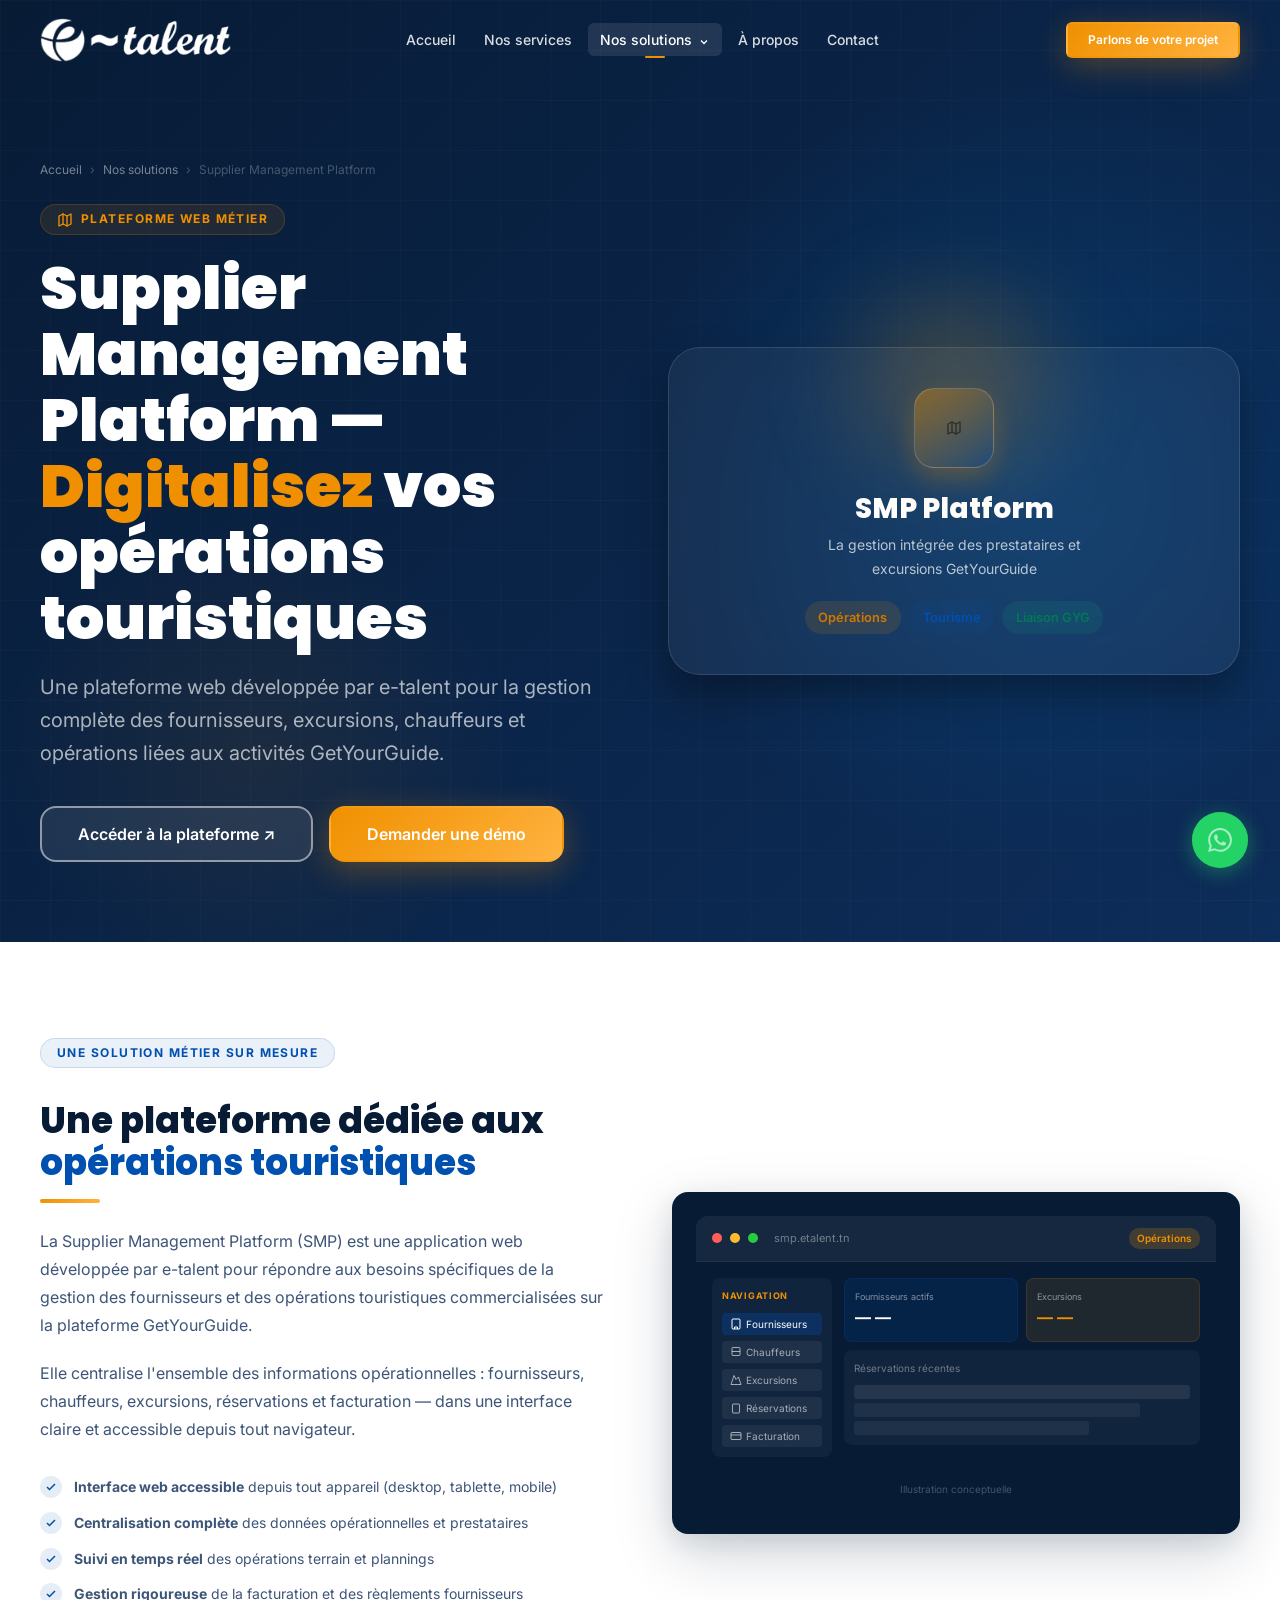
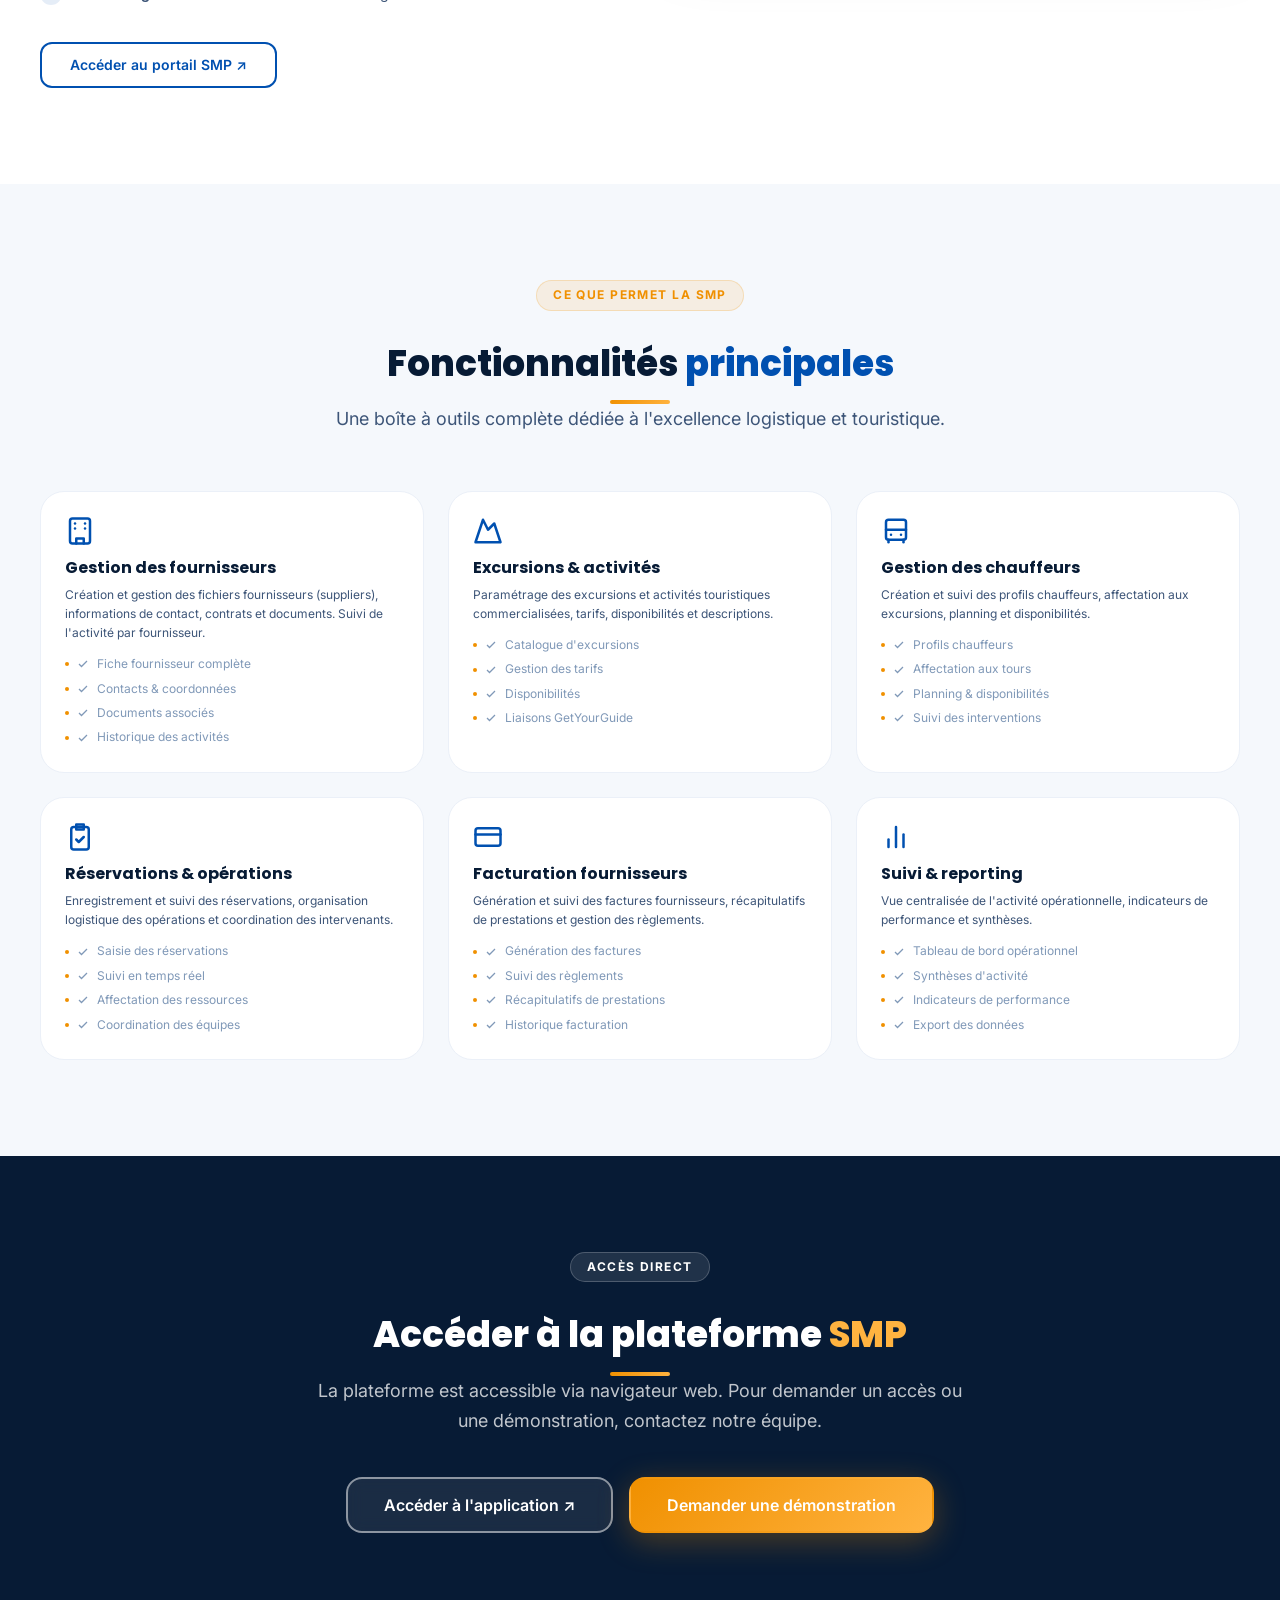
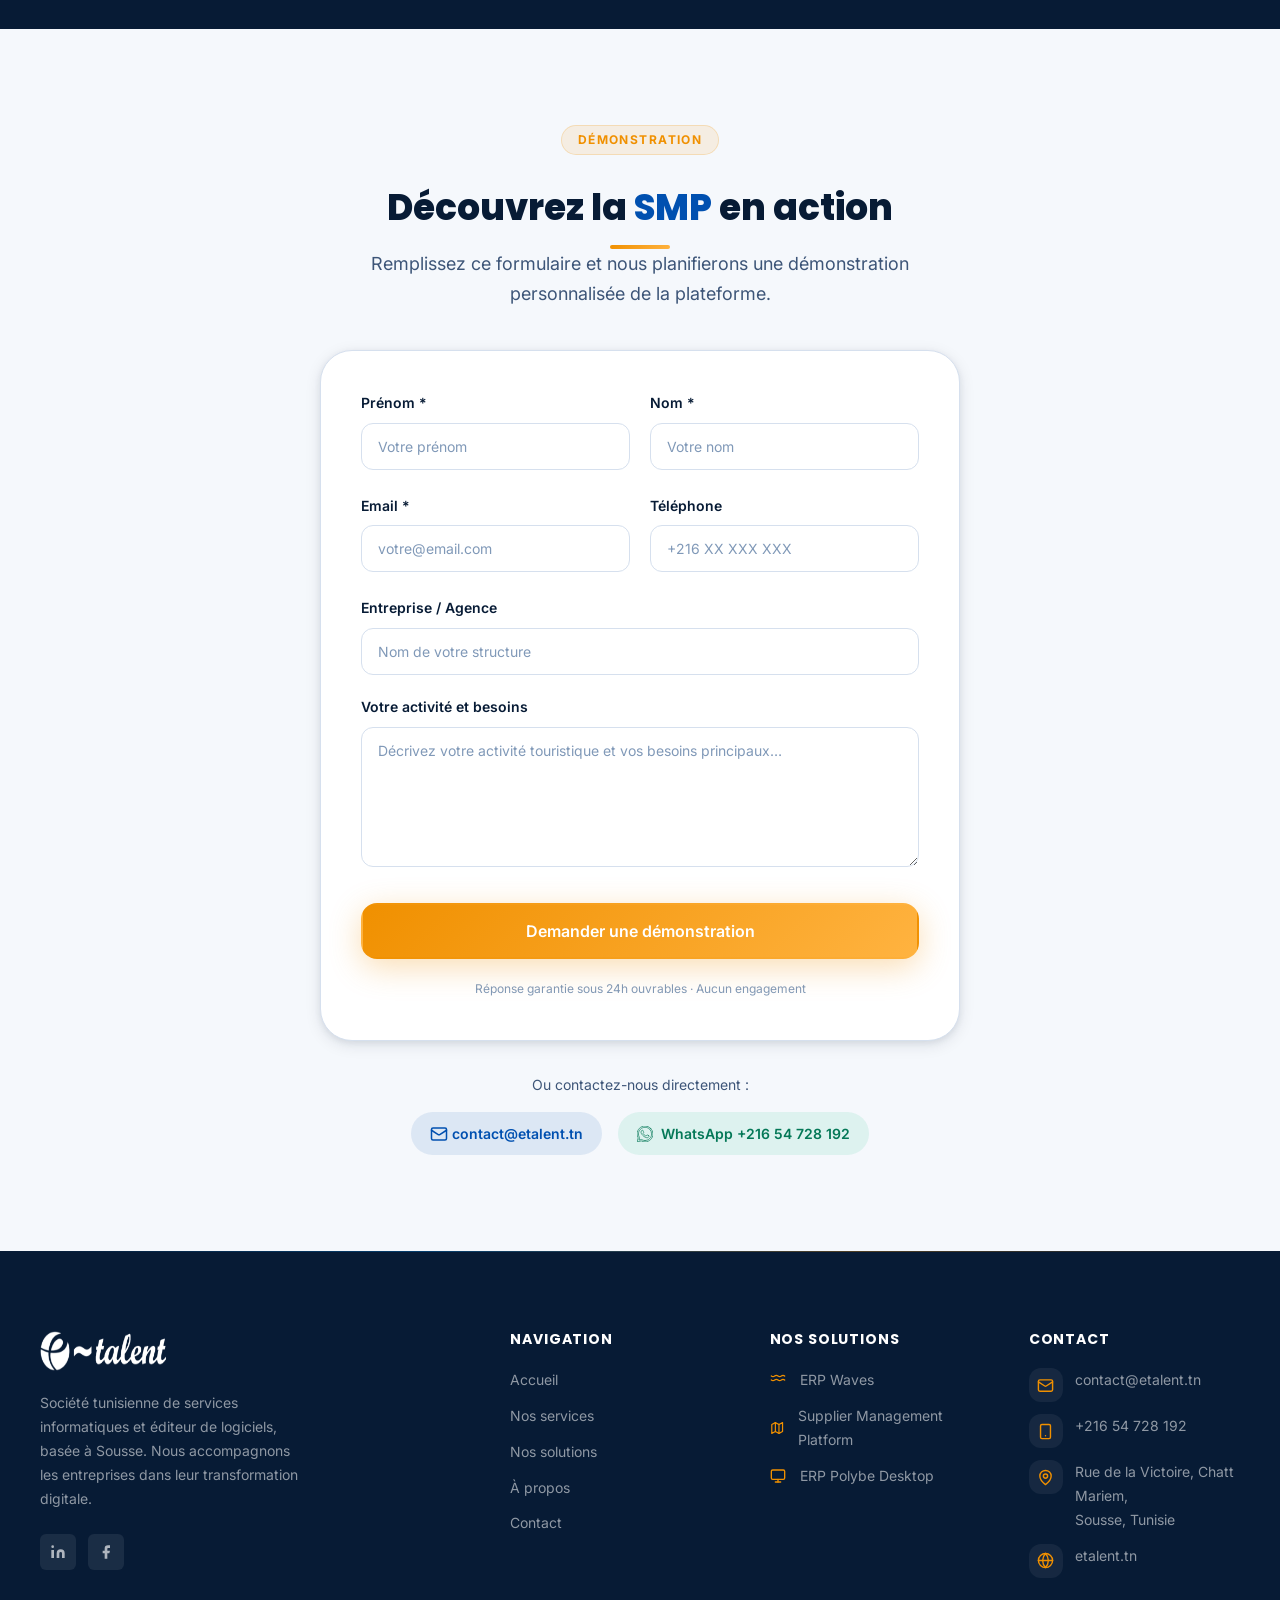
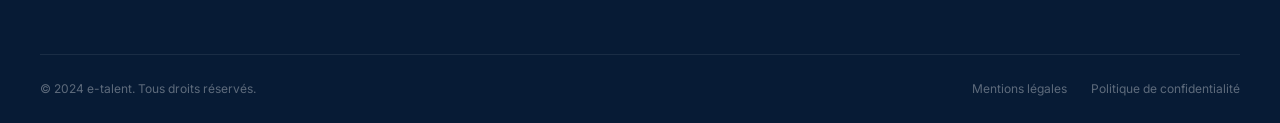
<file: smp.html>
<!DOCTYPE html>
<html lang="fr">
<head>
  <meta charset="UTF-8">
  <meta name="viewport" content="width=device-width, initial-scale=1.0">
  <title>Supplier Management Platform — Gestion des fournisseurs touristiques | e-talent</title>
  <meta name="description" content="La SMP d'e-talent est une plateforme web pour la gestion des fournisseurs, excursions, chauffeurs et opérations touristiques liées à GetYourGuide.">
  <meta name="robots" content="index, follow">
  <link rel="canonical" href="https://etalent.tn/smp.html">

  <!-- Open Graph -->
  <meta property="og:type" content="website">
  <meta property="og:url" content="https://etalent.tn/smp.html">
  <meta property="og:title" content="Supplier Management Platform — Gestion des fournisseurs touristiques | e-talent">
  <meta property="og:description" content="La SMP d'e-talent est une plateforme web pour la gestion des fournisseurs, excursions, chauffeurs et opérations touristiques liées à GetYourGuide.">
  <meta property="og:image" content="https://etalent.tn/assets/og-image.png">
  <meta property="og:locale" content="fr_TN">
  <meta property="og:site_name" content="e-talent">

  <!-- Twitter Card -->
  <meta name="twitter:card" content="summary_large_image">
  <meta name="twitter:title" content="Supplier Management Platform — Gestion des fournisseurs touristiques | e-talent">
  <meta name="twitter:description" content="La SMP d'e-talent est une plateforme web pour la gestion des fournisseurs, excursions, chauffeurs et opérations touristiques liées à GetYourGuide.">

  <link rel="icon" type="image/jpeg" href="assets/logos/logo-symbol.jpg">
  <link rel="preconnect" href="https://fonts.googleapis.com">
  <link rel="preconnect" href="https://fonts.gstatic.com" crossorigin>
  <link href="https://fonts.googleapis.com/css2?family=Inter:wght@300;400;500;600;700;800;900&family=Poppins:wght@600;700;800&display=swap" rel="stylesheet">

  <link rel="stylesheet" href="css/style.css">
  <link rel="stylesheet" href="css/animations.css">
  <link rel="stylesheet" href="css/responsive.css">

  <style>
    .hero-product-card {
      background: rgba(255, 255, 255, 0.05);
      backdrop-filter: blur(12px);
      -webkit-backdrop-filter: blur(12px);
      border: 1px solid rgba(255, 255, 255, 0.12);
      border-radius: var(--radius-2xl);
      padding: 2.5rem 2rem;
      text-align: center;
      position: relative;
      box-shadow: 0 20px 40px rgba(0,0,0,0.35);
    }
    .hero-product-card::before {
      content: '';
      position: absolute;
      top: -20%;
      left: 20%;
      width: 60%;
      height: 60%;
      background: radial-gradient(circle, rgba(240, 144, 0, 0.3) 0%, transparent 70%);
      pointer-events: none;
      filter: blur(40px);
    }
    .hero-product-icon {
      width: 80px;
      height: 80px;
      margin: 0 auto 1.5rem;
      border-radius: 20px;
      background: linear-gradient(135deg, rgba(240, 144, 0, 0.4) 0%, rgba(0, 80, 176, 0.3) 100%);
      border: 1px solid rgba(255, 255, 255, 0.2);
      display: flex;
      align-items: center;
      justify-content: center;
      font-size: 2.75rem;
      box-shadow: 0 10px 25px rgba(240, 144, 0, 0.25);
    }
    .hero-badges-wrap {
      display: flex;
      gap: 0.5rem;
      justify-content: center;
      flex-wrap: wrap;
      margin-top: 1.25rem;
    }
  </style>
</head>
<body>

  <!-- ============================================================
       HEADER
       ============================================================ -->
  <header class="site-header site-header--transparent" role="banner">
    <div class="container">
      <div class="site-header__inner">
        <a href="index.html" class="site-logo" aria-label="e-talent — Accueil">
          <img src="assets/logos/logo-etalent.png" alt="e-talent" width="140" height="44">
        </a>
        <nav class="site-nav" aria-label="Navigation principale">
          <a href="index.html" class="nav-link">Accueil</a>
          <a href="services.html" class="nav-link">Nos services</a>
          <div class="nav-dropdown">
            <a href="solutions.html" class="nav-link active" aria-haspopup="true">
              Nos solutions
              <svg style="display:inline;margin-left:2px;vertical-align:middle" width="12" height="12" viewBox="0 0 24 24" fill="none" stroke="currentColor" stroke-width="2.5"><polyline points="6 9 12 15 18 9"/></svg>
            </a>
            <div class="nav-dropdown__menu">
              <a href="erp-waves.html" class="nav-dropdown__item">
                <span class="nav-dropdown__icon"><svg width="16" height="16" viewBox="0 0 24 24" fill="none" stroke="currentColor" stroke-width="2" stroke-linecap="round" stroke-linejoin="round"><path d="M2 6c.6.5 1.2 1 2.5 1C7 7 7 5 9.5 5c2.6 0 2.4 2 5 2 2.5 0 2.5-2 5-2 1.3 0 1.9.5 2.5 1"/><path d="M2 12c.6.5 1.2 1 2.5 1 2.5 0 2.5-2 5-2 2.6 0 2.4 2 5 2 2.5 0 2.5-2 5-2 1.3 0 1.9.5 2.5 1"/></svg></span>
                <span>ERP Waves</span>
              </a>
              <a href="smp.html" class="nav-dropdown__item nav-dropdown__item--active">
                <span class="nav-dropdown__icon"><svg width="16" height="16" viewBox="0 0 24 24" fill="none" stroke="currentColor" stroke-width="2" stroke-linecap="round" stroke-linejoin="round"><polygon points="3 6 9 3 15 6 21 3 21 18 15 21 9 18 3 21"/><line x1="9" x2="9" y1="3" y2="18"/><line x1="15" x2="15" y1="6" y2="21"/></svg></span>
                <span>Supplier Management Platform</span>
              </a>
              <a href="polybe.html" class="nav-dropdown__item">
                <span class="nav-dropdown__icon"><svg width="16" height="16" viewBox="0 0 24 24" fill="none" stroke="currentColor" stroke-width="2" stroke-linecap="round" stroke-linejoin="round"><rect width="20" height="14" x="2" y="3" rx="2"/><line x1="8" x2="16" y1="21" y2="21"/><line x1="12" x2="12" y1="17" y2="21"/></svg></span>
                <span>ERP Polybe</span>
              </a>
            </div>
          </div>
          <a href="about.html" class="nav-link">À propos</a>
          <a href="contact.html" class="nav-link">Contact</a>
        </nav>
        <div class="nav-cta">
          <a href="contact.html" class="btn btn--accent btn--sm">Parlons de votre projet</a>
        </div>
        <button class="nav-toggle" aria-label="Menu" aria-expanded="false">
          <span></span><span></span><span></span>
        </button>
      </div>
    </div>
  </header>

  <!-- Mobile navigation -->
  <nav class="mobile-nav" aria-hidden="true" aria-label="Navigation mobile">
    <div class="mobile-nav__links">
      <a href="index.html" class="mobile-nav__link">Accueil</a>
      <a href="services.html" class="mobile-nav__link">Nos services</a>
      <a href="solutions.html" class="mobile-nav__link" data-toggle="mobile-solutions">
        Nos solutions
        <svg class="chevron" style="transition:transform .3s" width="16" height="16" viewBox="0 0 24 24" fill="none" stroke="currentColor" stroke-width="2"><polyline points="6 9 12 15 18 9"/></svg>
      </a>
      <div id="mobile-solutions" class="mobile-nav__sub" style="display:none">
        <a href="erp-waves.html" class="mobile-nav__sub-link"><svg width="16" height="16" viewBox="0 0 24 24" fill="none" stroke="currentColor" stroke-width="2" stroke-linecap="round" stroke-linejoin="round"><path d="M2 6c.6.5 1.2 1 2.5 1C7 7 7 5 9.5 5c2.6 0 2.4 2 5 2 2.5 0 2.5-2 5-2 1.3 0 1.9.5 2.5 1"/><path d="M2 12c.6.5 1.2 1 2.5 1 2.5 0 2.5-2 5-2 2.6 0 2.4 2 5 2 2.5 0 2.5-2 5-2 1.3 0 1.9.5 2.5 1"/></svg> ERP Waves</a>
        <a href="smp.html" class="mobile-nav__sub-link"><svg width="16" height="16" viewBox="0 0 24 24" fill="none" stroke="currentColor" stroke-width="2" stroke-linecap="round" stroke-linejoin="round"><polygon points="3 6 9 3 15 6 21 3 21 18 15 21 9 18 3 21"/><line x1="9" x2="9" y1="3" y2="18"/><line x1="15" x2="15" y1="6" y2="21"/></svg> Supplier Management Platform</a>
        <a href="polybe.html" class="mobile-nav__sub-link"><svg width="16" height="16" viewBox="0 0 24 24" fill="none" stroke="currentColor" stroke-width="2" stroke-linecap="round" stroke-linejoin="round"><rect width="20" height="14" x="2" y="3" rx="2"/><line x1="8" x2="16" y1="21" y2="21"/><line x1="12" x2="12" y1="17" y2="21"/></svg> ERP Polybe</a>
      </div>
      <a href="about.html" class="mobile-nav__link">À propos</a>
      <a href="contact.html" class="mobile-nav__link">Contact</a>
    </div>
    <div style="margin-top:auto;padding-top:2rem">
      <a href="contact.html" class="btn btn--accent" style="width:100%;justify-content:center">Parlons de votre projet</a>
    </div>
  </nav>

  <main id="main-content">

    <!-- ============================================================
         PAGE HERO
         ============================================================ -->
    <section class="page-hero" aria-label="Supplier Management Platform">
      <div class="page-hero__bg"></div>
      <div class="page-hero__grid"></div>
      <div class="container">
        <div class="grid grid-2" style="gap:3.5rem;align-items:center;">

          <!-- Hero left: content -->
          <div class="page-hero__content reveal from-left">
            <nav class="page-hero__breadcrumb" aria-label="Fil d'Ariane">
              <a href="index.html">Accueil</a>
              <span aria-hidden="true">›</span>
              <a href="solutions.html">Nos solutions</a>
              <span aria-hidden="true">›</span>
              <span aria-current="page">Supplier Management Platform</span>
            </nav>
            <div class="section-label" style="margin-bottom:1.25rem;"><svg width="16" height="16" viewBox="0 0 24 24" fill="none" stroke="currentColor" stroke-width="2" stroke-linecap="round" stroke-linejoin="round"><polygon points="3 6 9 3 15 6 21 3 21 18 15 21 9 18 3 21"/><line x1="9" x2="9" y1="3" y2="18"/><line x1="15" x2="15" y1="6" y2="21"/></svg> Plateforme web métier</div>
            <h1 class="page-hero__title">
              Supplier Management Platform — <span class="accent">Digitalisez</span> vos opérations touristiques
            </h1>
            <p class="page-hero__subtitle">
              Une plateforme web développée par e-talent pour la gestion complète des fournisseurs, excursions, chauffeurs et opérations liées aux activités GetYourGuide.
            </p>
            <div class="btn-group" style="margin-top:2.25rem;">
              <a href="https://smp.etalent.tn/gyg-login" target="_blank" rel="noopener" class="btn btn--outline-white btn--lg">
                Accéder à la plateforme ↗
              </a>
              <a href="#demo-form" class="btn btn--accent btn--lg">
                Demander une démo
              </a>
            </div>
          </div>

          <!-- Hero right: glowing product card -->
          <div class="reveal from-right" style="position:relative;z-index:2;">
            <div class="hero-product-card">
              <div class="hero-product-icon"><svg width="16" height="16" viewBox="0 0 24 24" fill="none" stroke="currentColor" stroke-width="2" stroke-linecap="round" stroke-linejoin="round"><polygon points="3 6 9 3 15 6 21 3 21 18 15 21 9 18 3 21"/><line x1="9" x2="9" y1="3" y2="18"/><line x1="15" x2="15" y1="6" y2="21"/></svg></div>
              <h2 style="font-size:1.75rem;font-weight:800;color:white;margin-bottom:0.5rem;font-family:var(--font-heading);">
                SMP Platform
              </h2>
              <p style="font-size:var(--text-sm);color:rgba(255,255,255,0.7);max-width:320px;margin:0 auto 1rem;">
                La gestion intégrée des prestataires et excursions GetYourGuide
              </p>
              <div class="hero-badges-wrap">
                <span class="badge badge--orange" style="font-size:0.8rem;padding:0.35rem 0.85rem;">Opérations</span>
                <span class="badge badge--blue" style="font-size:0.8rem;padding:0.35rem 0.85rem;">Tourisme</span>
                <span class="badge badge--green" style="font-size:0.8rem;padding:0.35rem 0.85rem;">Liaison GYG</span>
              </div>
            </div>
          </div>

        </div>
      </div>
    </section>

    <!-- ============================================================
         SECTION 1 — Qu'est-ce que SMP ? (bg-white)
         ============================================================ -->
    <section class="section bg-white" aria-labelledby="smp-overview-title">
      <div class="container">
        <div class="grid grid-2" style="gap:4rem;align-items:center;">

          <!-- Colonne gauche : texte et feature-list -->
          <div class="reveal from-left">
            <span class="section-label section-label--blue">Une solution métier sur mesure</span>
            <h2 id="smp-overview-title" class="section-title" style="margin-top:1rem;">
              Une plateforme dédiée aux <span class="accent">opérations touristiques</span>
            </h2>
            <div class="section-divider section-divider--left"></div>

            <p style="margin-top:1.5rem;color:var(--text-secondary);line-height:1.75;margin-bottom:1.25rem;">
              La Supplier Management Platform (SMP) est une application web développée par e-talent pour répondre aux besoins spécifiques de la gestion des fournisseurs et des opérations touristiques commercialisées sur la plateforme GetYourGuide.
            </p>
            <p style="color:var(--text-secondary);line-height:1.75;margin-bottom:2rem;">
              Elle centralise l'ensemble des informations opérationnelles : fournisseurs, chauffeurs, excursions, réservations et facturation — dans une interface claire et accessible depuis tout navigateur.
            </p>

            <ul class="feature-list" style="margin-bottom:2.25rem;">
              <li class="feature-item">
                <span class="feature-item__check">
                  <svg width="12" height="12" viewBox="0 0 24 24" fill="none" stroke="currentColor" stroke-width="3"><polyline points="20 6 9 17 4 12"/></svg>
                </span>
                <span><strong>Interface web accessible</strong> depuis tout appareil (desktop, tablette, mobile)</span>
              </li>
              <li class="feature-item">
                <span class="feature-item__check">
                  <svg width="12" height="12" viewBox="0 0 24 24" fill="none" stroke="currentColor" stroke-width="3"><polyline points="20 6 9 17 4 12"/></svg>
                </span>
                <span><strong>Centralisation complète</strong> des données opérationnelles et prestataires</span>
              </li>
              <li class="feature-item">
                <span class="feature-item__check">
                  <svg width="12" height="12" viewBox="0 0 24 24" fill="none" stroke="currentColor" stroke-width="3"><polyline points="20 6 9 17 4 12"/></svg>
                </span>
                <span><strong>Suivi en temps réel</strong> des opérations terrain et plannings</span>
              </li>
              <li class="feature-item">
                <span class="feature-item__check">
                  <svg width="12" height="12" viewBox="0 0 24 24" fill="none" stroke="currentColor" stroke-width="3"><polyline points="20 6 9 17 4 12"/></svg>
                </span>
                <span><strong>Gestion rigoureuse</strong> de la facturation et des règlements fournisseurs</span>
              </li>
            </ul>

            <div>
              <a href="https://smp.etalent.tn/gyg-login" target="_blank" rel="noopener" class="btn btn--outline">
                Accéder au portail SMP ↗
              </a>
            </div>
          </div>

          <!-- Colonne droite : SMP visual mockup -->
          <div class="reveal from-right">
            <div class="smp-mockup" style="background:var(--navy);border-radius:16px;overflow:hidden;box-shadow:var(--shadow-xl);">
              <div class="smp-mockup__header" style="background:rgba(255,255,255,.06);padding:12px 16px;display:flex;align-items:center;gap:8px;border-bottom:1px solid rgba(255,255,255,.06);">
                <div class="smp-dot smp-dot--red" style="width:10px;height:10px;border-radius:50%;background:#FF5F57;"></div>
                <div class="smp-dot smp-dot--yel" style="width:10px;height:10px;border-radius:50%;background:#FFBD2E;"></div>
                <div class="smp-dot smp-dot--grn" style="width:10px;height:10px;border-radius:50%;background:#28CA41;"></div>
                <span style="margin-left:8px;font-size:11px;color:rgba(255,255,255,.4);">smp.etalent.tn</span>
                <span style="margin-left:auto;font-size:10px;background:rgba(240,144,0,.2);color:#F09000;padding:2px 8px;border-radius:10px;font-weight:600;">Opérations</span>
              </div>
              <div style="padding:16px;display:flex;gap:12px;">
                <!-- Sidebar -->
                <div style="width:120px;background:rgba(255,255,255,.04);border-radius:8px;padding:10px;display:flex;flex-direction:column;gap:6px;flex-shrink:0;">
                  <div style="font-size:9px;color:var(--accent);font-weight:700;letter-spacing:.08em;text-transform:uppercase;margin-bottom:4px;">Navigation</div>
                  <div style="height:22px;background:rgba(0,80,176,.3);border-radius:4px;display:flex;align-items:center;padding:0 8px;font-size:10px;color:white;"><svg width="12" height="12" viewBox="0 0 24 24" fill="none" stroke="currentColor" stroke-width="2" style="display:inline-block;vertical-align:-1px;margin-right:4px;"><rect width="16" height="20" x="4" y="2" rx="2"/><path d="M9 22v-4h6v4"/></svg> Fournisseurs</div>
                  <div style="height:22px;background:rgba(255,255,255,.06);border-radius:4px;display:flex;align-items:center;padding:0 8px;font-size:10px;color:rgba(255,255,255,.6);"><svg width="12" height="12" viewBox="0 0 24 24" fill="none" stroke="currentColor" stroke-width="2" style="display:inline-block;vertical-align:-1px;margin-right:4px;"><rect width="16" height="16" x="4" y="3" rx="2"/><path d="M4 11h16"/></svg> Chauffeurs</div>
                  <div style="height:22px;background:rgba(255,255,255,.06);border-radius:4px;display:flex;align-items:center;padding:0 8px;font-size:10px;color:rgba(255,255,255,.6);"><svg width="12" height="12" viewBox="0 0 24 24" fill="none" stroke="currentColor" stroke-width="2" style="display:inline-block;vertical-align:-1px;margin-right:4px;"><path d="m8 3 4 8 5-5 5 15H2L8 3z"/></svg> Excursions</div>
                  <div style="height:22px;background:rgba(255,255,255,.06);border-radius:4px;display:flex;align-items:center;padding:0 8px;font-size:10px;color:rgba(255,255,255,.6);"><svg width="12" height="12" viewBox="0 0 24 24" fill="none" stroke="currentColor" stroke-width="2" style="display:inline-block;vertical-align:-1px;margin-right:4px;"><rect width="14" height="18" x="5" y="4" rx="2"/></svg> Réservations</div>
                  <div style="height:22px;background:rgba(255,255,255,.06);border-radius:4px;display:flex;align-items:center;padding:0 8px;font-size:10px;color:rgba(255,255,255,.6);"><svg width="12" height="12" viewBox="0 0 24 24" fill="none" stroke="currentColor" stroke-width="2" style="display:inline-block;vertical-align:-1px;margin-right:4px;"><rect width="20" height="14" x="2" y="5" rx="2"/><line x1="2" x2="22" y1="10" y2="10"/></svg> Facturation</div>
                </div>
                <!-- Main content -->
                <div style="flex:1;display:flex;flex-direction:column;gap:8px;">
                  <div style="display:flex;gap:8px;">
                    <div style="flex:1;background:rgba(0,80,176,.15);border:1px solid rgba(0,80,176,.2);border-radius:8px;padding:10px;"><div style="font-size:9px;color:rgba(255,255,255,.5);">Fournisseurs actifs</div><div style="font-size:16px;font-weight:700;color:white;">— —</div></div>
                    <div style="flex:1;background:rgba(240,144,0,.1);border:1px solid rgba(240,144,0,.15);border-radius:8px;padding:10px;"><div style="font-size:9px;color:rgba(255,255,255,.5);">Excursions</div><div style="font-size:16px;font-weight:700;color:var(--accent);">— —</div></div>
                  </div>
                  <div style="background:rgba(255,255,255,.04);border-radius:8px;padding:10px;">
                    <div style="font-size:10px;color:rgba(255,255,255,.4);margin-bottom:8px;">Réservations récentes</div>
                    <div style="display:flex;flex-direction:column;gap:4px;">
                      <div style="height:14px;background:rgba(255,255,255,.08);border-radius:3px;"></div>
                      <div style="height:14px;background:rgba(255,255,255,.06);border-radius:3px;width:85%;"></div>
                      <div style="height:14px;background:rgba(255,255,255,.06);border-radius:3px;width:70%;"></div>
                    </div>
                  </div>
                </div>
              </div>
              <div style="padding:8px 16px 12px;font-size:10px;color:rgba(255,255,255,.25);text-align:center;">Illustration conceptuelle</div>
            </div>
          </div>

        </div>
      </div>
    </section>

    <!-- ============================================================
         SECTION 2 — Fonctionnalités (bg-light)
         ============================================================ -->
    <section class="section bg-light" aria-labelledby="smp-features-title">
      <div class="container">
        <div class="text-center reveal" style="margin-bottom:3.5rem;">
          <span class="section-label">Ce que permet la SMP</span>
          <h2 id="smp-features-title" class="section-title" style="margin-top:1rem;">
            Fonctionnalités <span class="accent">principales</span>
          </h2>
          <div class="section-divider"></div>
          <p class="section-subtitle">
            Une boîte à outils complète dédiée à l'excellence logistique et touristique.
          </p>
        </div>

        <div class="module-grid" style="display:grid;grid-template-columns:repeat(auto-fit, minmax(320px, 1fr));gap:1.5rem;">

          <!-- Card 1 -->
          <article class="module-card reveal">
            <div class="module-card__icon"><svg width="28" height="28" viewBox="0 0 24 24" fill="none" stroke="currentColor" stroke-width="2" stroke-linecap="round" stroke-linejoin="round"><rect width="16" height="20" x="4" y="2" rx="2" ry="2"/><path d="M9 22v-4h6v4"/><path d="M8 6h.01"/><path d="M16 6h.01"/><path d="M8 10h.01"/><path d="M16 10h.01"/></svg></div>
            <h3 class="module-card__title">Gestion des fournisseurs</h3>
            <p style="font-size:var(--text-xs);color:var(--text-secondary);margin-bottom:var(--space-3);line-height:1.6;">
              Création et gestion des fichiers fournisseurs (suppliers), informations de contact, contrats et documents. Suivi de l'activité par fournisseur.
            </p>
            <ul class="module-card__items">
              <li class="module-card__item">
                <svg width="12" height="12" viewBox="0 0 24 24" fill="none" stroke="currentColor" stroke-width="2.5"><polyline points="20 6 9 17 4 12"/></svg>
                <span>Fiche fournisseur complète</span>
              </li>
              <li class="module-card__item">
                <svg width="12" height="12" viewBox="0 0 24 24" fill="none" stroke="currentColor" stroke-width="2.5"><polyline points="20 6 9 17 4 12"/></svg>
                <span>Contacts & coordonnées</span>
              </li>
              <li class="module-card__item">
                <svg width="12" height="12" viewBox="0 0 24 24" fill="none" stroke="currentColor" stroke-width="2.5"><polyline points="20 6 9 17 4 12"/></svg>
                <span>Documents associés</span>
              </li>
              <li class="module-card__item">
                <svg width="12" height="12" viewBox="0 0 24 24" fill="none" stroke="currentColor" stroke-width="2.5"><polyline points="20 6 9 17 4 12"/></svg>
                <span>Historique des activités</span>
              </li>
            </ul>
          </article>

          <!-- Card 2 -->
          <article class="module-card reveal">
            <div class="module-card__icon"><svg width="28" height="28" viewBox="0 0 24 24" fill="none" stroke="currentColor" stroke-width="2" stroke-linecap="round" stroke-linejoin="round"><path d="m8 3 4 8 5-5 5 15H2L8 3z"/></svg></div>
            <h3 class="module-card__title">Excursions & activités</h3>
            <p style="font-size:var(--text-xs);color:var(--text-secondary);margin-bottom:var(--space-3);line-height:1.6;">
              Paramétrage des excursions et activités touristiques commercialisées, tarifs, disponibilités et descriptions.
            </p>
            <ul class="module-card__items">
              <li class="module-card__item">
                <svg width="12" height="12" viewBox="0 0 24 24" fill="none" stroke="currentColor" stroke-width="2.5"><polyline points="20 6 9 17 4 12"/></svg>
                <span>Catalogue d'excursions</span>
              </li>
              <li class="module-card__item">
                <svg width="12" height="12" viewBox="0 0 24 24" fill="none" stroke="currentColor" stroke-width="2.5"><polyline points="20 6 9 17 4 12"/></svg>
                <span>Gestion des tarifs</span>
              </li>
              <li class="module-card__item">
                <svg width="12" height="12" viewBox="0 0 24 24" fill="none" stroke="currentColor" stroke-width="2.5"><polyline points="20 6 9 17 4 12"/></svg>
                <span>Disponibilités</span>
              </li>
              <li class="module-card__item">
                <svg width="12" height="12" viewBox="0 0 24 24" fill="none" stroke="currentColor" stroke-width="2.5"><polyline points="20 6 9 17 4 12"/></svg>
                <span>Liaisons GetYourGuide</span>
              </li>
            </ul>
          </article>

          <!-- Card 3 -->
          <article class="module-card reveal">
            <div class="module-card__icon"><svg width="28" height="28" viewBox="0 0 24 24" fill="none" stroke="currentColor" stroke-width="2" stroke-linecap="round" stroke-linejoin="round"><rect width="16" height="16" x="4" y="3" rx="2"/><path d="M4 11h16"/><path d="M8 15h.01"/><path d="M16 15h.01"/><path d="M6 19v2"/><path d="M18 19v2"/></svg></div>
            <h3 class="module-card__title">Gestion des chauffeurs</h3>
            <p style="font-size:var(--text-xs);color:var(--text-secondary);margin-bottom:var(--space-3);line-height:1.6;">
              Création et suivi des profils chauffeurs, affectation aux excursions, planning et disponibilités.
            </p>
            <ul class="module-card__items">
              <li class="module-card__item">
                <svg width="12" height="12" viewBox="0 0 24 24" fill="none" stroke="currentColor" stroke-width="2.5"><polyline points="20 6 9 17 4 12"/></svg>
                <span>Profils chauffeurs</span>
              </li>
              <li class="module-card__item">
                <svg width="12" height="12" viewBox="0 0 24 24" fill="none" stroke="currentColor" stroke-width="2.5"><polyline points="20 6 9 17 4 12"/></svg>
                <span>Affectation aux tours</span>
              </li>
              <li class="module-card__item">
                <svg width="12" height="12" viewBox="0 0 24 24" fill="none" stroke="currentColor" stroke-width="2.5"><polyline points="20 6 9 17 4 12"/></svg>
                <span>Planning & disponibilités</span>
              </li>
              <li class="module-card__item">
                <svg width="12" height="12" viewBox="0 0 24 24" fill="none" stroke="currentColor" stroke-width="2.5"><polyline points="20 6 9 17 4 12"/></svg>
                <span>Suivi des interventions</span>
              </li>
            </ul>
          </article>

          <!-- Card 4 -->
          <article class="module-card reveal">
            <div class="module-card__icon"><svg width="28" height="28" viewBox="0 0 24 24" fill="none" stroke="currentColor" stroke-width="2" stroke-linecap="round" stroke-linejoin="round"><rect width="14" height="18" x="5" y="4" rx="2"/><path d="M9 2h6v4H9z"/><path d="m9 14 2 2 4-4"/></svg></div>
            <h3 class="module-card__title">Réservations & opérations</h3>
            <p style="font-size:var(--text-xs);color:var(--text-secondary);margin-bottom:var(--space-3);line-height:1.6;">
              Enregistrement et suivi des réservations, organisation logistique des opérations et coordination des intervenants.
            </p>
            <ul class="module-card__items">
              <li class="module-card__item">
                <svg width="12" height="12" viewBox="0 0 24 24" fill="none" stroke="currentColor" stroke-width="2.5"><polyline points="20 6 9 17 4 12"/></svg>
                <span>Saisie des réservations</span>
              </li>
              <li class="module-card__item">
                <svg width="12" height="12" viewBox="0 0 24 24" fill="none" stroke="currentColor" stroke-width="2.5"><polyline points="20 6 9 17 4 12"/></svg>
                <span>Suivi en temps réel</span>
              </li>
              <li class="module-card__item">
                <svg width="12" height="12" viewBox="0 0 24 24" fill="none" stroke="currentColor" stroke-width="2.5"><polyline points="20 6 9 17 4 12"/></svg>
                <span>Affectation des ressources</span>
              </li>
              <li class="module-card__item">
                <svg width="12" height="12" viewBox="0 0 24 24" fill="none" stroke="currentColor" stroke-width="2.5"><polyline points="20 6 9 17 4 12"/></svg>
                <span>Coordination des équipes</span>
              </li>
            </ul>
          </article>

          <!-- Card 5 -->
          <article class="module-card reveal">
            <div class="module-card__icon"><svg width="28" height="28" viewBox="0 0 24 24" fill="none" stroke="currentColor" stroke-width="2" stroke-linecap="round" stroke-linejoin="round"><rect width="20" height="14" x="2" y="5" rx="2"/><line x1="2" x2="22" y1="10" y2="10"/></svg></div>
            <h3 class="module-card__title">Facturation fournisseurs</h3>
            <p style="font-size:var(--text-xs);color:var(--text-secondary);margin-bottom:var(--space-3);line-height:1.6;">
              Génération et suivi des factures fournisseurs, récapitulatifs de prestations et gestion des règlements.
            </p>
            <ul class="module-card__items">
              <li class="module-card__item">
                <svg width="12" height="12" viewBox="0 0 24 24" fill="none" stroke="currentColor" stroke-width="2.5"><polyline points="20 6 9 17 4 12"/></svg>
                <span>Génération des factures</span>
              </li>
              <li class="module-card__item">
                <svg width="12" height="12" viewBox="0 0 24 24" fill="none" stroke="currentColor" stroke-width="2.5"><polyline points="20 6 9 17 4 12"/></svg>
                <span>Suivi des règlements</span>
              </li>
              <li class="module-card__item">
                <svg width="12" height="12" viewBox="0 0 24 24" fill="none" stroke="currentColor" stroke-width="2.5"><polyline points="20 6 9 17 4 12"/></svg>
                <span>Récapitulatifs de prestations</span>
              </li>
              <li class="module-card__item">
                <svg width="12" height="12" viewBox="0 0 24 24" fill="none" stroke="currentColor" stroke-width="2.5"><polyline points="20 6 9 17 4 12"/></svg>
                <span>Historique facturation</span>
              </li>
            </ul>
          </article>

          <!-- Card 6 -->
          <article class="module-card reveal">
            <div class="module-card__icon"><svg width="28" height="28" viewBox="0 0 24 24" fill="none" stroke="currentColor" stroke-width="2" stroke-linecap="round" stroke-linejoin="round"><line x1="18" x2="18" y1="20" y2="10"/><line x1="12" x2="12" y1="20" y2="4"/><line x1="6" x2="6" y1="20" y2="14"/></svg></div>
            <h3 class="module-card__title">Suivi & reporting</h3>
            <p style="font-size:var(--text-xs);color:var(--text-secondary);margin-bottom:var(--space-3);line-height:1.6;">
              Vue centralisée de l'activité opérationnelle, indicateurs de performance et synthèses.
            </p>
            <ul class="module-card__items">
              <li class="module-card__item">
                <svg width="12" height="12" viewBox="0 0 24 24" fill="none" stroke="currentColor" stroke-width="2.5"><polyline points="20 6 9 17 4 12"/></svg>
                <span>Tableau de bord opérationnel</span>
              </li>
              <li class="module-card__item">
                <svg width="12" height="12" viewBox="0 0 24 24" fill="none" stroke="currentColor" stroke-width="2.5"><polyline points="20 6 9 17 4 12"/></svg>
                <span>Synthèses d'activité</span>
              </li>
              <li class="module-card__item">
                <svg width="12" height="12" viewBox="0 0 24 24" fill="none" stroke="currentColor" stroke-width="2.5"><polyline points="20 6 9 17 4 12"/></svg>
                <span>Indicateurs de performance</span>
              </li>
              <li class="module-card__item">
                <svg width="12" height="12" viewBox="0 0 24 24" fill="none" stroke="currentColor" stroke-width="2.5"><polyline points="20 6 9 17 4 12"/></svg>
                <span>Export des données</span>
              </li>
            </ul>
          </article>

        </div>
      </div>
    </section>

    <!-- ============================================================
         SECTION 3 — Accès direct (bg-dark)
         ============================================================ -->
    <section class="section bg-dark text-center" aria-labelledby="direct-access-title">
      <div class="container">
        <div style="max-width:700px;margin:0 auto;" class="reveal">
          <span class="section-label" style="color:var(--white);background:rgba(255,255,255,.1);border-color:rgba(255,255,255,.2);">
            Accès direct
          </span>
          <h2 id="direct-access-title" class="section-title section-title--white" style="margin-top:1rem;">
            Accéder à la plateforme <span class="accent">SMP</span>
          </h2>
          <div class="section-divider"></div>
          <p class="section-subtitle section-subtitle--white" style="color:rgba(255,255,255,.75);margin-bottom:2.5rem;">
            La plateforme est accessible via navigateur web. Pour demander un accès ou une démonstration, contactez notre équipe.
          </p>
          <div class="btn-group" style="justify-content:center;">
            <a href="https://smp.etalent.tn/gyg-login" target="_blank" rel="noopener" class="btn btn--outline-white btn--lg">
              Accéder à l'application ↗
            </a>
            <a href="#demo-form" class="btn btn--accent btn--lg">
              Demander une démonstration
            </a>
          </div>
        </div>
      </div>
    </section>

    <!-- ============================================================
         SECTION 4 — Formulaire de démonstration (bg-light)
         ============================================================ -->
    <section class="section bg-light" id="demo-section" aria-labelledby="demo-smp-title">
      <div class="container">
        <div style="max-width:640px;margin:0 auto;">
          <div class="text-center reveal" style="margin-bottom:2.5rem;">
            <span class="section-label">Démonstration</span>
            <h2 id="demo-smp-title" class="section-title" style="margin-top:1rem;">
              Découvrez la <span class="accent">SMP</span> en action
            </h2>
            <div class="section-divider"></div>
            <p class="section-subtitle">
              Remplissez ce formulaire et nous planifierons une démonstration personnalisée de la plateforme.
            </p>
          </div>

          <form id="demo-form" data-product="Supplier Management Platform (SMP)" novalidate
                style="background:var(--white);border:1px solid var(--gray-200);border-radius:var(--radius-2xl);padding:2.5rem;box-shadow:var(--shadow-md);"
                class="reveal">

            <div class="form-row">
              <div class="form-group">
                <label class="form-label" for="demo-prenom">Prénom *</label>
                <input class="form-control" id="demo-prenom" name="prenom" type="text" placeholder="Votre prénom" required autocomplete="given-name">
                <span class="form-error" data-error="prenom" role="alert"></span>
              </div>
              <div class="form-group">
                <label class="form-label" for="demo-nom">Nom *</label>
                <input class="form-control" id="demo-nom" name="nom" type="text" placeholder="Votre nom" required autocomplete="family-name">
                <span class="form-error" data-error="nom" role="alert"></span>
              </div>
            </div>

            <div class="form-row">
              <div class="form-group">
                <label class="form-label" for="demo-email">Email *</label>
                <input class="form-control" id="demo-email" name="email" type="email" placeholder="votre@email.com" required autocomplete="email">
                <span class="form-error" data-error="email" role="alert"></span>
              </div>
              <div class="form-group">
                <label class="form-label" for="demo-tel">Téléphone</label>
                <input class="form-control" id="demo-tel" name="telephone" type="tel" placeholder="+216 XX XXX XXX" autocomplete="tel">
              </div>
            </div>

            <div class="form-group">
              <label class="form-label" for="demo-entreprise">Entreprise / Agence</label>
              <input class="form-control" id="demo-entreprise" name="entreprise" type="text" placeholder="Nom de votre structure" autocomplete="organization">
            </div>

            <div class="form-group">
              <label class="form-label" for="demo-message">Votre activité et besoins</label>
              <textarea class="form-control" id="demo-message" name="message" rows="4"
                        placeholder="Décrivez votre activité touristique et vos besoins principaux…"></textarea>
            </div>

            <button type="submit" class="btn btn--accent btn--lg" style="width:100%;justify-content:center;margin-top:.5rem;">
              Demander une démonstration
            </button>

            <p style="text-align:center;margin-top:1.25rem;font-size:var(--text-xs);color:var(--text-muted);">
              Réponse garantie sous 24h ouvrables · Aucun engagement
            </p>
          </form>

          <div style="text-align:center;margin-top:2rem;" class="reveal">
            <p style="color:var(--text-secondary);font-size:var(--text-sm);margin-bottom:1rem;">Ou contactez-nous directement :</p>
            <div style="display:flex;gap:1rem;justify-content:center;flex-wrap:wrap;">
              <a href="mailto:contact@etalent.tn" class="badge badge--blue" style="font-size:var(--text-sm);padding:.6rem 1.2rem;">
                <svg width="18" height="18" viewBox="0 0 24 24" fill="none" stroke="currentColor" stroke-width="2" stroke-linecap="round" stroke-linejoin="round"><rect width="20" height="16" x="2" y="4" rx="2"/><path d="m22 7-8.97 5.7a1.94 1.94 0 0 1-2.06 0L2 7"/></svg> contact@etalent.tn
              </a>
              <a href="https://wa.me/21654728192" target="_blank" rel="noopener" class="badge badge--green" style="font-size:var(--text-sm);padding:.6rem 1.2rem;">
                <svg class="icon-svg" width="16" height="16" viewBox="0 0 24 24" fill="currentColor" style="display:inline-block;vertical-align:-2px;margin-right:4px;"><path d="M17.472 14.382c-.297-.149-1.758-.867-2.03-.967-.273-.099-.471-.148-.67.15-.197.297-.767.966-.94 1.164-.173.199-.347.223-.644.075-.297-.15-1.255-.463-2.39-1.475-.883-.788-1.48-1.761-1.653-2.059-.173-.297-.018-.458.13-.606.134-.133.298-.347.446-.52.149-.174.198-.298.298-.497.099-.198.05-.371-.025-.52-.075-.149-.669-1.612-.916-2.207-.242-.579-.487-.5-.669-.51-.173-.008-.371-.01-.57-.01-.198 0-.52.074-.792.372-.272.297-1.04 1.016-1.04 2.479 0 1.462 1.065 2.875 1.213 3.074.149.198 2.096 3.2 5.077 4.487.709.306 1.262.489 1.694.625.712.227 1.36.195 1.871.118.571-.085 1.758-.719 2.006-1.413.248-.694.248-1.289.173-1.413-.074-.124-.272-.198-.57-.347m-5.421 7.403h-.004a9.87 9.87 0 01-5.031-1.378l-.361-.214-3.741.982.998-3.648-.235-.374a9.86 9.86 0 01-1.51-5.26c.001-5.45 4.436-9.884 9.888-9.884 2.64 0 5.122 1.03 6.988 2.898a9.825 9.825 0 012.893 6.994c-.003 5.45-4.437 9.884-9.885 9.884m8.413-18.297A11.815 11.815 0 0012.05 0C5.495 0 .16 5.335.157 11.892c0 2.096.547 4.142 1.588 5.945L.057 24l6.305-1.654a11.882 11.882 0 005.683 1.448h.005c6.554 0 11.89-5.335 11.893-11.893a11.821 11.821 0 00-3.48-8.413z"/></svg> WhatsApp +216 54 728 192
              </a>
            </div>
          </div>

        </div>
      </div>
    </section>

  </main>

  <!-- ============================================================
       FOOTER
       ============================================================ -->
  <footer class="site-footer" role="contentinfo">
    <div class="container">
      <div class="footer-top">
        <div class="footer-brand">
          <div class="footer-brand__logo">
            <img src="assets/logos/logo-etalent.png" alt="e-talent" width="130" height="40">
          </div>
          <p class="footer-brand__desc">
            Société tunisienne de services informatiques et éditeur de logiciels, basée à Sousse.
            Nous accompagnons les entreprises dans leur transformation digitale.
          </p>
          <div class="footer-socials">
            <a href="#" class="footer-social" aria-label="LinkedIn">
              <svg width="16" height="16" viewBox="0 0 24 24" fill="currentColor"><path d="M16 8a6 6 0 0 1 6 6v7h-4v-7a2 2 0 0 0-2-2 2 2 0 0 0-2 2v7h-4v-7a6 6 0 0 1 6-6z"/><rect x="2" y="9" width="4" height="12"/><circle cx="4" cy="4" r="2"/></svg>
            </a>
            <a href="#" class="footer-social" aria-label="Facebook">
              <svg width="16" height="16" viewBox="0 0 24 24" fill="currentColor"><path d="M18 2h-3a5 5 0 0 0-5 5v3H7v4h3v8h4v-8h3l1-4h-4V7a1 1 0 0 1 1-1h3z"/></svg>
            </a>
          </div>
        </div>
        <div class="footer-col">
          <h3 class="footer-col__title">Navigation</h3>
          <ul class="footer-links">
            <li><a href="index.html" class="footer-link">Accueil</a></li>
            <li><a href="services.html" class="footer-link">Nos services</a></li>
            <li><a href="solutions.html" class="footer-link">Nos solutions</a></li>
            <li><a href="about.html" class="footer-link">À propos</a></li>
            <li><a href="contact.html" class="footer-link">Contact</a></li>
          </ul>
        </div>
        <div class="footer-col">
          <h3 class="footer-col__title">Nos solutions</h3>
          <ul class="footer-links">
            <li><a href="erp-waves.html" class="footer-link"><svg width="16" height="16" viewBox="0 0 24 24" fill="none" stroke="currentColor" stroke-width="2" stroke-linecap="round" stroke-linejoin="round"><path d="M2 6c.6.5 1.2 1 2.5 1C7 7 7 5 9.5 5c2.6 0 2.4 2 5 2 2.5 0 2.5-2 5-2 1.3 0 1.9.5 2.5 1"/><path d="M2 12c.6.5 1.2 1 2.5 1 2.5 0 2.5-2 5-2 2.6 0 2.4 2 5 2 2.5 0 2.5-2 5-2 1.3 0 1.9.5 2.5 1"/></svg> ERP Waves</a></li>
            <li><a href="smp.html" class="footer-link"><svg width="16" height="16" viewBox="0 0 24 24" fill="none" stroke="currentColor" stroke-width="2" stroke-linecap="round" stroke-linejoin="round"><polygon points="3 6 9 3 15 6 21 3 21 18 15 21 9 18 3 21"/><line x1="9" x2="9" y1="3" y2="18"/><line x1="15" x2="15" y1="6" y2="21"/></svg> Supplier Management Platform</a></li>
            <li><a href="polybe.html" class="footer-link"><svg width="16" height="16" viewBox="0 0 24 24" fill="none" stroke="currentColor" stroke-width="2" stroke-linecap="round" stroke-linejoin="round"><rect width="20" height="14" x="2" y="3" rx="2"/><line x1="8" x2="16" y1="21" y2="21"/><line x1="12" x2="12" y1="17" y2="21"/></svg> ERP Polybe Desktop</a></li>
          </ul>
        </div>
        <div class="footer-col">
          <h3 class="footer-col__title">Contact</h3>
          <div class="footer-contact-item">
            <div class="footer-contact-icon"><svg width="18" height="18" viewBox="0 0 24 24" fill="none" stroke="currentColor" stroke-width="2" stroke-linecap="round" stroke-linejoin="round"><rect width="20" height="16" x="2" y="4" rx="2"/><path d="m22 7-8.97 5.7a1.94 1.94 0 0 1-2.06 0L2 7"/></svg></div>
            <div><a href="mailto:contact@etalent.tn">contact@etalent.tn</a></div>
          </div>
          <div class="footer-contact-item">
            <div class="footer-contact-icon"><svg width="18" height="18" viewBox="0 0 24 24" fill="none" stroke="currentColor" stroke-width="2" stroke-linecap="round" stroke-linejoin="round"><rect width="14" height="20" x="5" y="2" rx="2" ry="2"/><path d="M12 18h.01"/></svg></div>
            <div><a href="tel:+21654728192">+216 54 728 192</a></div>
          </div>
          <div class="footer-contact-item">
            <div class="footer-contact-icon"><svg width="18" height="18" viewBox="0 0 24 24" fill="none" stroke="currentColor" stroke-width="2" stroke-linecap="round" stroke-linejoin="round"><path d="M20 10c0 6-8 12-8 12s-8-6-8-12a8 8 0 0 1 16 0Z"/><circle cx="12" cy="10" r="3"/></svg></div>
            <div>Rue de la Victoire, Chatt Mariem,<br>Sousse, Tunisie</div>
          </div>
          <div class="footer-contact-item">
            <div class="footer-contact-icon"><svg width="18" height="18" viewBox="0 0 24 24" fill="none" stroke="currentColor" stroke-width="2" stroke-linecap="round" stroke-linejoin="round"><circle cx="12" cy="12" r="10"/><path d="M12 2a14.5 14.5 0 0 0 0 20 14.5 14.5 0 0 0 0-20"/><path d="M2 12h20"/></svg></div>
            <div><a href="https://etalent.tn" target="_blank" rel="noopener">etalent.tn</a></div>
          </div>
        </div>
      </div>
      <div class="footer-bottom">
        <p class="footer-copy">© 2024 e-talent. Tous droits réservés.</p>
        <nav class="footer-legal" aria-label="Liens légaux">
          <a href="#">Mentions légales</a>
          <a href="#">Politique de confidentialité</a>
        </nav>
      </div>
    </div>
  </footer>

  <!-- WhatsApp -->
  <a href="https://wa.me/21654728192" class="whatsapp-btn" target="_blank" rel="noopener" aria-label="Contacter par WhatsApp">
    <div class="whatsapp-btn__pulse"></div>
    <svg width="24" height="24" viewBox="0 0 24 24" fill="currentColor"><path d="M17.472 14.382c-.297-.149-1.758-.867-2.03-.967-.273-.099-.471-.148-.67.15-.197.297-.767.966-.94 1.164-.173.199-.347.223-.644.075-.297-.15-1.255-.463-2.39-1.475-.883-.788-1.48-1.761-1.653-2.059-.173-.297-.018-.458.13-.606.134-.133.298-.347.446-.52.149-.174.198-.298.298-.497.099-.198.05-.371-.025-.52-.075-.149-.669-1.612-.916-2.207-.242-.579-.487-.5-.669-.51-.173-.008-.371-.01-.57-.01-.198 0-.52.074-.792.372-.272.297-1.04 1.016-1.04 2.479 0 1.462 1.065 2.875 1.213 3.074.149.198 2.096 3.2 5.077 4.487.709.306 1.262.489 1.694.625.712.227 1.36.195 1.871.118.571-.085 1.758-.719 2.006-1.413.248-.694.248-1.289.173-1.413-.074-.124-.272-.198-.57-.347m-5.421 7.403h-.004a9.87 9.87 0 01-5.031-1.378l-.361-.214-3.741.982.998-3.648-.235-.374a9.86 9.86 0 01-1.51-5.26c.001-5.45 4.436-9.884 9.888-9.884 2.64 0 5.122 1.03 6.988 2.898a9.825 9.825 0 012.893 6.994c-.003 5.45-4.437 9.884-9.885 9.884m8.413-18.297A11.815 11.815 0 0012.05 0C5.495 0 .16 5.335.157 11.892c0 2.096.547 4.142 1.588 5.945L.057 24l6.305-1.654a11.882 11.882 0 005.683 1.448h.005c6.554 0 11.89-5.335 11.893-11.893a11.821 11.821 0 00-3.48-8.413z"/></svg>
  </a>
  <div class="nav-progress" role="progressbar" aria-hidden="true"></div>

  <script src="js/navigation.js"></script>
  <script src="js/animations.js"></script>
  <script src="js/main.js"></script>
</body>
</html>
</file>
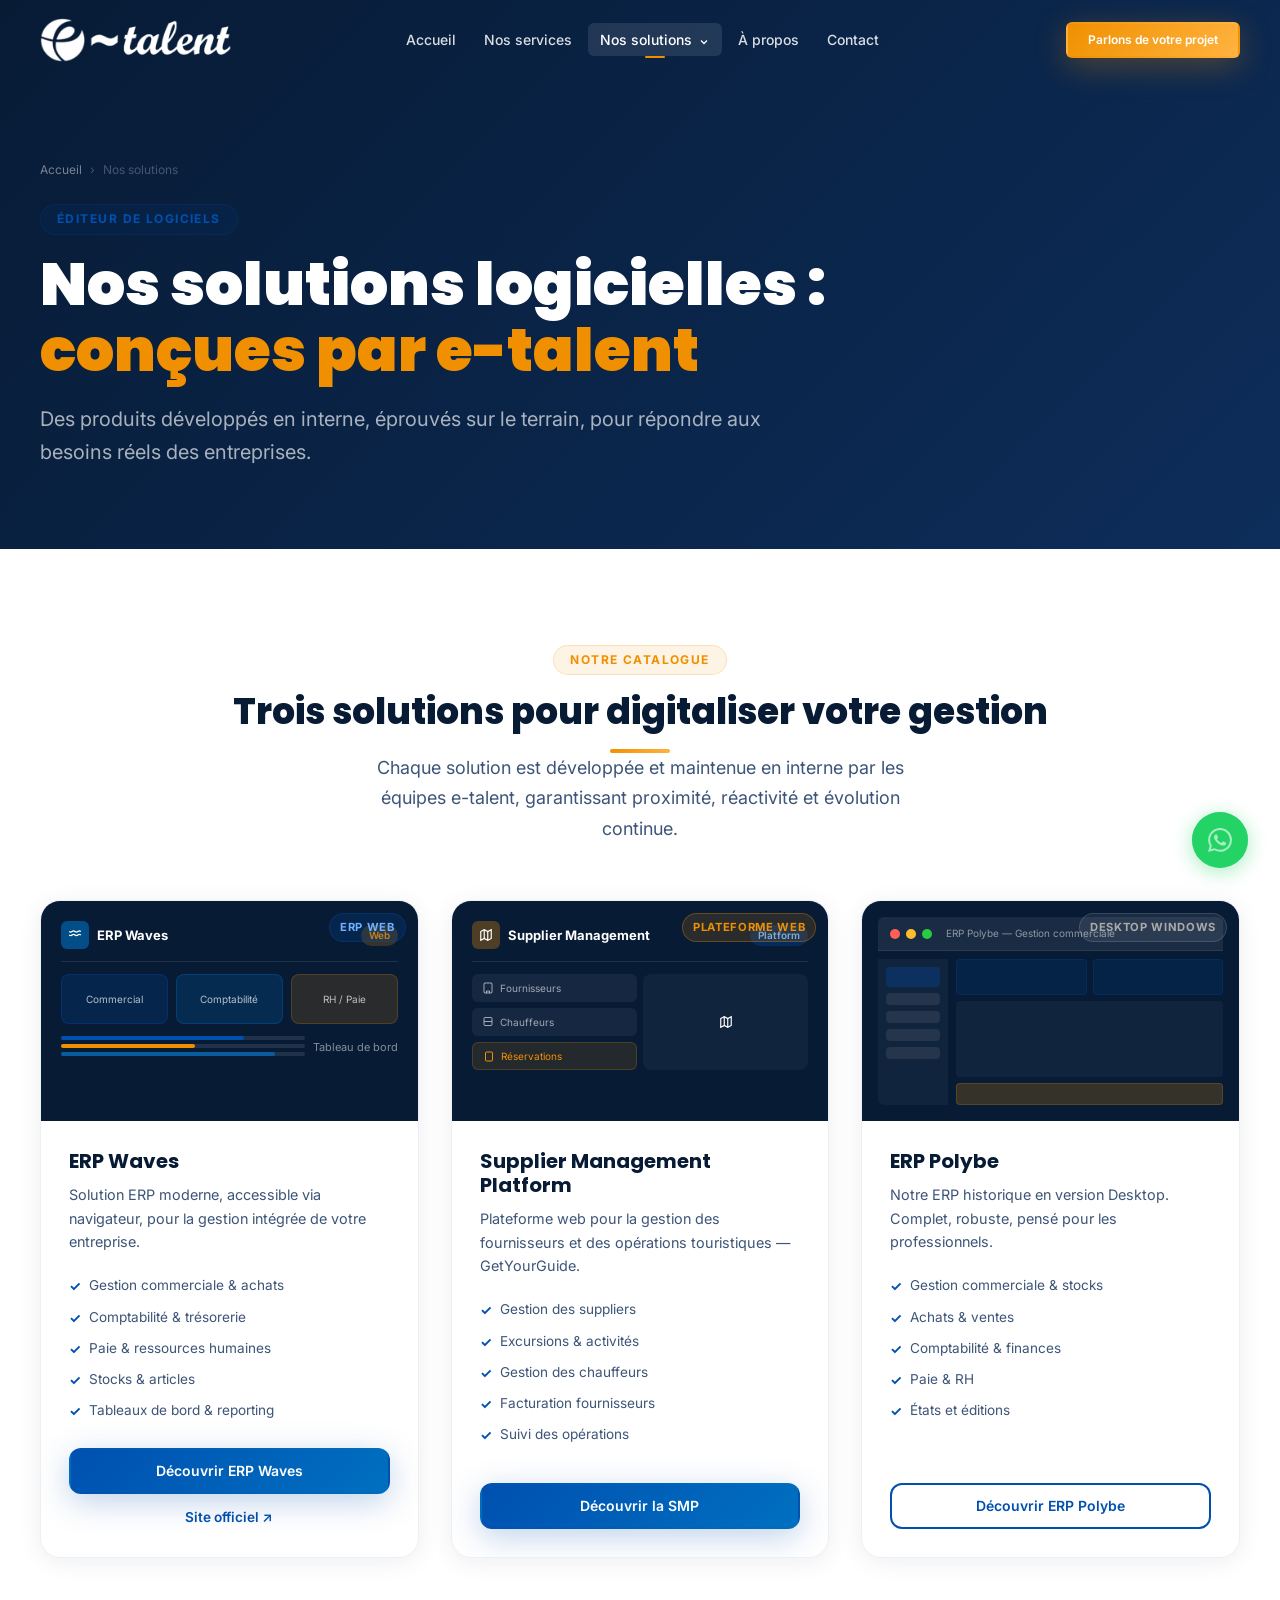
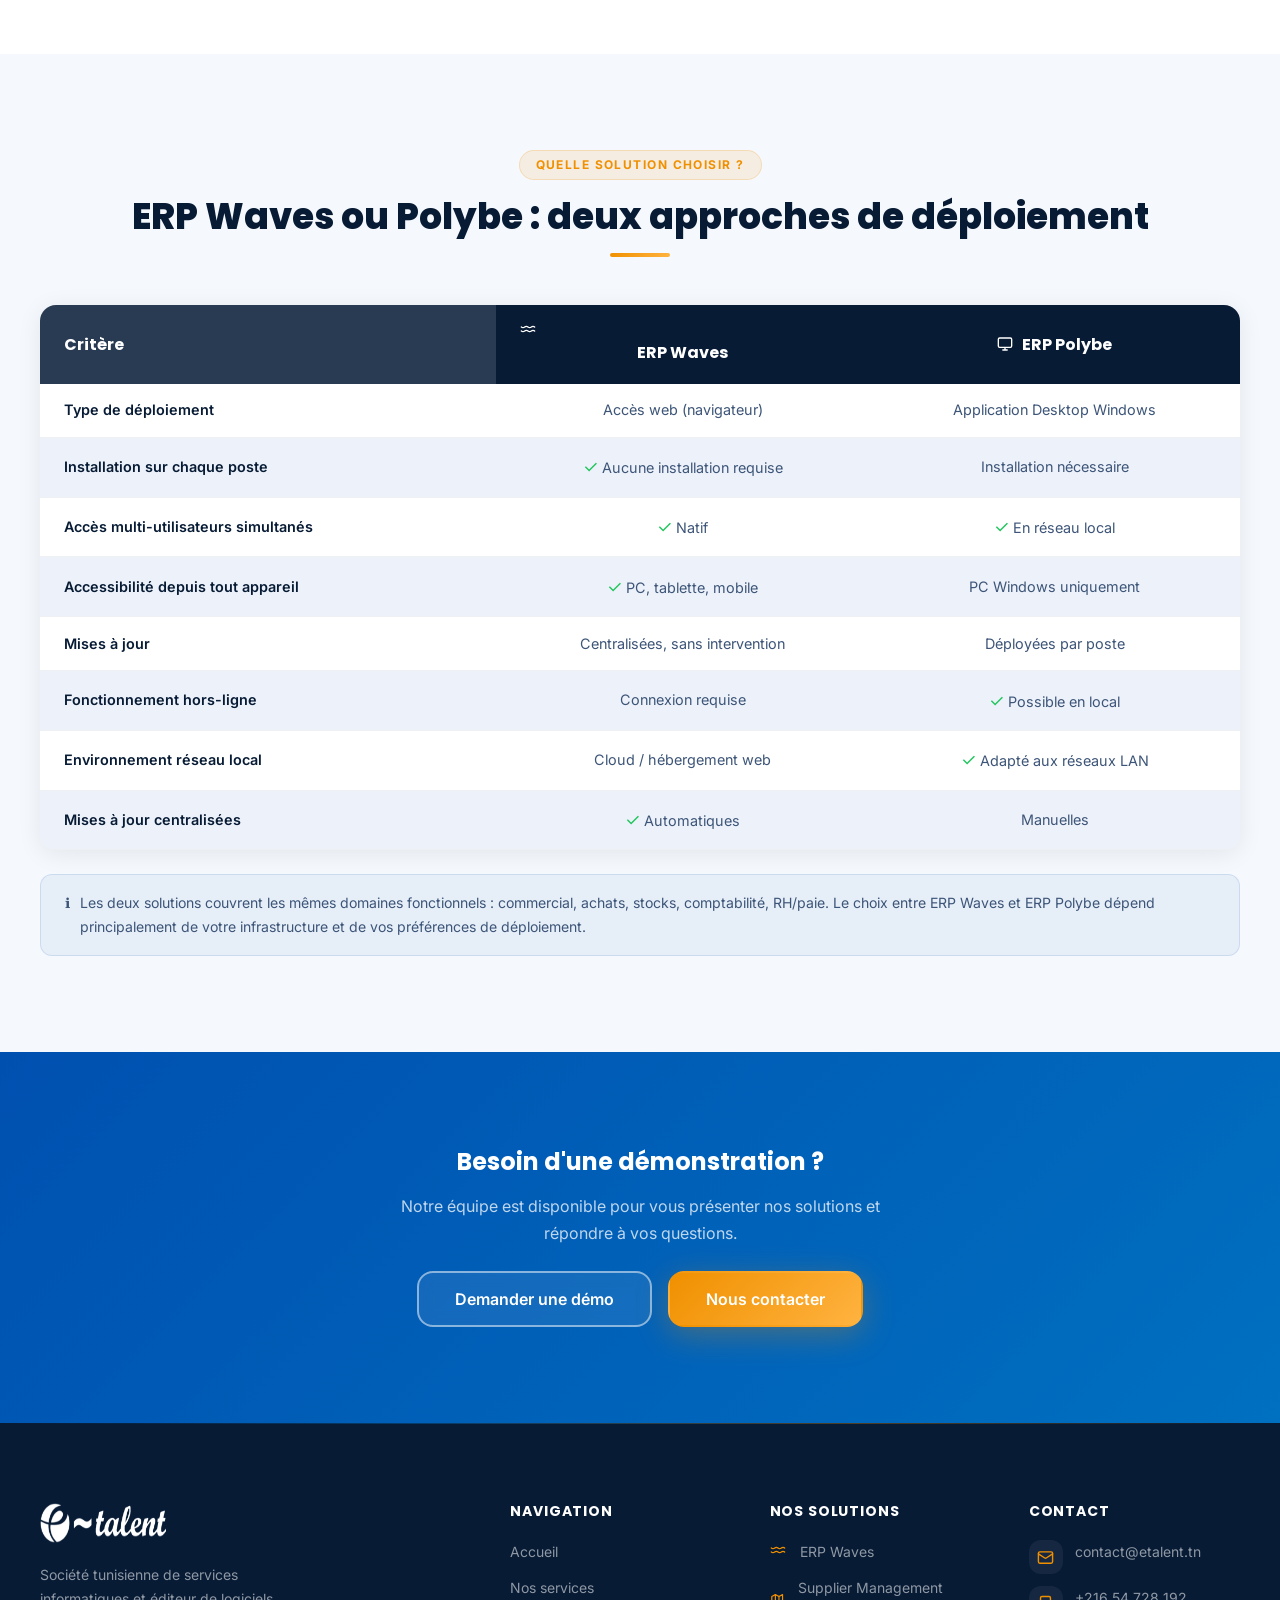
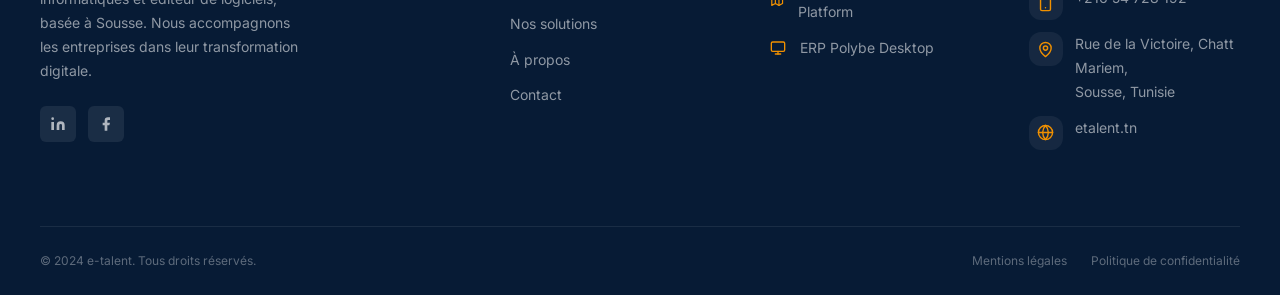
<file: solutions.html>
<!DOCTYPE html>
<html lang="fr">
<head>
  <meta charset="UTF-8">
  <meta name="viewport" content="width=device-width, initial-scale=1.0">
  <title>Nos solutions logicielles — ERP Waves, SMP, Polybe | e-talent</title>
  <meta name="description" content="Découvrez les solutions logicielles éditées par e-talent : ERP Waves (web), Supplier Management Platform et ERP Polybe (desktop).">
  <meta name="robots" content="index, follow">
  <link rel="canonical" href="https://etalent.tn/solutions.html">

  <!-- Open Graph -->
  <meta property="og:type" content="website">
  <meta property="og:url" content="https://etalent.tn/solutions.html">
  <meta property="og:title" content="Nos solutions logicielles — ERP Waves, SMP, Polybe | e-talent">
  <meta property="og:description" content="Découvrez les solutions logicielles éditées par e-talent : ERP Waves (web), Supplier Management Platform et ERP Polybe (desktop).">
  <meta property="og:image" content="https://etalent.tn/assets/og-image.png">
  <meta property="og:locale" content="fr_TN">
  <meta property="og:site_name" content="e-talent">

  <!-- Twitter Card -->
  <meta name="twitter:card" content="summary_large_image">
  <meta name="twitter:title" content="Nos solutions logicielles — ERP Waves, SMP, Polybe | e-talent">
  <meta name="twitter:description" content="Découvrez les solutions logicielles éditées par e-talent : ERP Waves (web), Supplier Management Platform et ERP Polybe (desktop).">

  <link rel="icon" type="image/jpeg" href="assets/logos/logo-symbol.jpg">
  <link rel="preconnect" href="https://fonts.googleapis.com">
  <link rel="preconnect" href="https://fonts.gstatic.com" crossorigin>
  <link href="https://fonts.googleapis.com/css2?family=Inter:wght@300;400;500;600;700&family=Poppins:wght@600;700;800&display=swap" rel="stylesheet">

  <link rel="stylesheet" href="css/style.css">
  <link rel="stylesheet" href="css/animations.css">
  <link rel="stylesheet" href="css/responsive.css">

  <style>
    /* ── solutions.html page-specific styles ── */
    .product-card {
      background: #fff;
      border-radius: 20px;
      border: 1px solid var(--gray-100, #e8ecf0);
      overflow: hidden;
      box-shadow: 0 4px 24px rgba(7,27,53,.07);
      display: flex;
      flex-direction: column;
      transition: transform .3s ease, box-shadow .3s ease;
    }
    .product-card:hover {
      transform: translateY(-6px);
      box-shadow: 0 16px 48px rgba(7,27,53,.14);
    }
    .product-card__visual {
      background: var(--navy);
      height: 220px;
      overflow: hidden;
      position: relative;
    }
    .product-card__badge {
      position: absolute;
      top: 12px;
      right: 12px;
      font-size: .7rem;
      font-weight: 700;
      letter-spacing: .06em;
      text-transform: uppercase;
      padding: 4px 10px;
      border-radius: 20px;
      background: rgba(0,80,176,.2);
      color: #70B0FF;
      border: 1px solid rgba(0,80,176,.3);
    }
    .product-card__body {
      padding: 1.75rem;
      flex: 1;
      display: flex;
      flex-direction: column;
    }
    .product-card__name {
      font-family: 'Poppins', sans-serif;
      font-size: 1.25rem;
      font-weight: 700;
      color: var(--navy);
      margin: 0 0 .6rem;
    }
    .product-card__desc {
      color: var(--text-secondary, #5a6b7e);
      font-size: .9rem;
      line-height: 1.65;
      margin-bottom: 1.25rem;
    }
    .product-card__features {
      list-style: none;
      padding: 0;
      margin: 0 0 1.5rem;
      display: flex;
      flex-direction: column;
      gap: .45rem;
      flex: 1;
    }
    .product-card__features li {
      display: flex;
      align-items: flex-start;
      gap: .5rem;
      font-size: .85rem;
      color: var(--text-secondary, #5a6b7e);
    }
    .product-card__features li::before {
      content: "✓";
      color: var(--primary);
      font-weight: 700;
      flex-shrink: 0;
      margin-top: 1px;
    }
    .product-card__actions {
      display: flex;
      flex-direction: column;
      gap: .75rem;
    }
    .product-card__link {
      text-align: center;
      font-size: .85rem;
      color: var(--primary);
      text-decoration: none;
      font-weight: 600;
    }
    .product-card__link:hover { text-decoration: underline; }

    /* Comparison table */
    .compare-table {
      width: 100%;
      border-collapse: separate;
      border-spacing: 0;
      border-radius: 16px;
      overflow: hidden;
      box-shadow: 0 4px 24px rgba(7,27,53,.08);
    }
    .compare-table thead th {
      background: var(--navy);
      color: white;
      padding: 1.1rem 1.5rem;
      text-align: center;
      font-family: 'Poppins', sans-serif;
      font-size: 1rem;
      font-weight: 700;
    }
    .compare-table thead th:first-child { text-align: left; background: rgba(7,27,53,.85); }
    .compare-table tbody tr:nth-child(even) td { background: rgba(0,80,176,.03); }
    .compare-table tbody tr:nth-child(odd) td { background: #fff; }
    .compare-table tbody td {
      padding: .9rem 1.5rem;
      font-size: .9rem;
      border-bottom: 1px solid #eef0f4;
      text-align: center;
      color: var(--text-secondary, #5a6b7e);
    }
    .compare-table tbody td:first-child {
      text-align: left;
      font-weight: 600;
      color: var(--text-primary, #071B35);
    }
    .compare-tick { color: #22c55e; font-size: 1.1rem; }
    .compare-note {
      background: rgba(0,80,176,.06);
      border: 1px solid rgba(0,80,176,.12);
      border-radius: 12px;
      padding: 1rem 1.5rem;
      margin-top: 1.5rem;
      font-size: .88rem;
      color: var(--text-secondary, #5a6b7e);
      display: flex;
      align-items: flex-start;
      gap: .6rem;
    }
    .compare-note::before {
      content: "ℹ️";
      flex-shrink: 0;
    }
  </style>
</head>
<body>

<!-- ═══════════════════════════════════════
     HEADER
════════════════════════════════════════ -->
<header class="site-header site-header--transparent" role="banner">
  <div class="container">
    <div class="site-header__inner">
      <a href="index.html" class="site-logo" aria-label="e-talent — Accueil">
        <img src="assets/logos/logo-etalent.png" alt="e-talent" width="140" height="44">
      </a>
      <nav class="site-nav" aria-label="Navigation principale">
        <a href="index.html" class="nav-link">Accueil</a>
        <a href="services.html" class="nav-link">Nos services</a>
        <div class="nav-dropdown">
          <a href="solutions.html" class="nav-link nav-link--active" aria-haspopup="true">
            Nos solutions <svg style="display:inline;margin-left:2px;vertical-align:middle" width="12" height="12" viewBox="0 0 24 24" fill="none" stroke="currentColor" stroke-width="2.5"><polyline points="6 9 12 15 18 9"/></svg>
          </a>
          <div class="nav-dropdown__menu">
            <a href="erp-waves.html" class="nav-dropdown__item">
              <span class="nav-dropdown__icon"><svg width="16" height="16" viewBox="0 0 24 24" fill="none" stroke="currentColor" stroke-width="2" stroke-linecap="round" stroke-linejoin="round"><path d="M2 6c.6.5 1.2 1 2.5 1C7 7 7 5 9.5 5c2.6 0 2.4 2 5 2 2.5 0 2.5-2 5-2 1.3 0 1.9.5 2.5 1"/><path d="M2 12c.6.5 1.2 1 2.5 1 2.5 0 2.5-2 5-2 2.6 0 2.4 2 5 2 2.5 0 2.5-2 5-2 1.3 0 1.9.5 2.5 1"/></svg></span>
              <span>ERP Waves</span>
            </a>
            <a href="smp.html" class="nav-dropdown__item">
              <span class="nav-dropdown__icon"><svg width="16" height="16" viewBox="0 0 24 24" fill="none" stroke="currentColor" stroke-width="2" stroke-linecap="round" stroke-linejoin="round"><polygon points="3 6 9 3 15 6 21 3 21 18 15 21 9 18 3 21"/><line x1="9" x2="9" y1="3" y2="18"/><line x1="15" x2="15" y1="6" y2="21"/></svg></span>
              <span>Supplier Management Platform</span>
            </a>
            <a href="polybe.html" class="nav-dropdown__item">
              <span class="nav-dropdown__icon"><svg width="16" height="16" viewBox="0 0 24 24" fill="none" stroke="currentColor" stroke-width="2" stroke-linecap="round" stroke-linejoin="round"><rect width="20" height="14" x="2" y="3" rx="2"/><line x1="8" x2="16" y1="21" y2="21"/><line x1="12" x2="12" y1="17" y2="21"/></svg></span>
              <span>ERP Polybe</span>
            </a>
          </div>
        </div>
        <a href="about.html" class="nav-link">À propos</a>
        <a href="contact.html" class="nav-link">Contact</a>
      </nav>
      <div class="nav-cta">
        <a href="contact.html" class="btn btn--accent btn--sm">Parlons de votre projet</a>
      </div>
      <button class="nav-toggle" aria-label="Menu" aria-expanded="false">
        <span></span><span></span><span></span>
      </button>
    </div>
  </div>
</header>
<nav class="mobile-nav" aria-hidden="true" aria-label="Navigation mobile">
  <div class="mobile-nav__links">
    <a href="index.html" class="mobile-nav__link">Accueil</a>
    <a href="services.html" class="mobile-nav__link">Nos services</a>
    <a href="solutions.html" class="mobile-nav__link" data-toggle="mobile-solutions">
      Nos solutions
      <svg class="chevron" style="transition:transform .3s" width="16" height="16" viewBox="0 0 24 24" fill="none" stroke="currentColor" stroke-width="2"><polyline points="6 9 12 15 18 9"/></svg>
    </a>
    <div id="mobile-solutions" class="mobile-nav__sub" style="display:none">
      <a href="erp-waves.html" class="mobile-nav__sub-link"><svg width="16" height="16" viewBox="0 0 24 24" fill="none" stroke="currentColor" stroke-width="2" stroke-linecap="round" stroke-linejoin="round"><path d="M2 6c.6.5 1.2 1 2.5 1C7 7 7 5 9.5 5c2.6 0 2.4 2 5 2 2.5 0 2.5-2 5-2 1.3 0 1.9.5 2.5 1"/><path d="M2 12c.6.5 1.2 1 2.5 1 2.5 0 2.5-2 5-2 2.6 0 2.4 2 5 2 2.5 0 2.5-2 5-2 1.3 0 1.9.5 2.5 1"/></svg> ERP Waves</a>
      <a href="smp.html" class="mobile-nav__sub-link"><svg width="16" height="16" viewBox="0 0 24 24" fill="none" stroke="currentColor" stroke-width="2" stroke-linecap="round" stroke-linejoin="round"><polygon points="3 6 9 3 15 6 21 3 21 18 15 21 9 18 3 21"/><line x1="9" x2="9" y1="3" y2="18"/><line x1="15" x2="15" y1="6" y2="21"/></svg> Supplier Management Platform</a>
      <a href="polybe.html" class="mobile-nav__sub-link"><svg width="16" height="16" viewBox="0 0 24 24" fill="none" stroke="currentColor" stroke-width="2" stroke-linecap="round" stroke-linejoin="round"><rect width="20" height="14" x="2" y="3" rx="2"/><line x1="8" x2="16" y1="21" y2="21"/><line x1="12" x2="12" y1="17" y2="21"/></svg> ERP Polybe</a>
    </div>
    <a href="about.html" class="mobile-nav__link">À propos</a>
    <a href="contact.html" class="mobile-nav__link">Contact</a>
  </div>
  <div style="margin-top:auto;padding-top:2rem">
    <a href="contact.html" class="btn btn--accent" style="width:100%;justify-content:center">Parlons de votre projet</a>
  </div>
</nav>

<!-- ═══════════════════════════════════════
     MAIN
════════════════════════════════════════ -->
<main id="main-content">

  <!-- PAGE HERO -->
  <section class="page-hero" aria-label="En-tête de page">
    <div class="container">
      <div class="page-hero__content">
        <nav class="page-hero__breadcrumb" aria-label="Fil d'Ariane">
          <a href="index.html">Accueil</a>
          <span aria-hidden="true">›</span>
          <span aria-current="page">Nos solutions</span>
        </nav>
        <div class="section-label section-label--blue">Éditeur de logiciels</div>
        <h1 class="page-hero__title">
          Nos solutions logicielles :<br><span class="accent">conçues par e-talent</span>
        </h1>
        <p class="page-hero__subtitle">
          Des produits développés en interne, éprouvés sur le terrain, pour répondre aux besoins réels des entreprises.
        </p>
      </div>
    </div>
  </section>

  <!-- ── SECTION 1 : Catalogue ── -->
  <section class="section bg-white" aria-labelledby="catalogue-title">
    <div class="container">
      <div class="reveal" style="text-align:center;margin-bottom:3.5rem;">
        <div class="section-label">Notre catalogue</div>
        <h2 class="section-title" id="catalogue-title">Trois solutions pour digitaliser votre gestion</h2>
        <div class="section-divider"></div>
        <p class="section-subtitle" style="max-width:580px;margin:0 auto;">
          Chaque solution est développée et maintenue en interne par les équipes e-talent, garantissant proximité, réactivité et évolution continue.
        </p>
      </div>

      <div class="grid grid-3" style="gap:2rem;align-items:stretch;">

        <!-- ERP WAVES -->
        <article class="product-card reveal from-left">
          <div class="product-card__visual">
            <span class="product-card__badge">ERP Web</span>
            <div style="padding:20px;width:100%;height:100%;display:flex;flex-direction:column;gap:12px;box-sizing:border-box;">
              <div style="display:flex;gap:8px;align-items:center;border-bottom:1px solid rgba(255,255,255,.1);padding-bottom:12px;">
                <div style="width:28px;height:28px;border-radius:6px;background:rgba(0,112,192,.6);display:flex;align-items:center;justify-content:center;font-size:14px;flex-shrink:0;"><svg width="14" height="14" viewBox="0 0 24 24" fill="none" stroke="white" stroke-width="2"><path d="M2 6c.6.5 1.2 1 2.5 1C7 7 7 5 9.5 5c2.6 0 2.4 2 5 2 2.5 0 2.5-2 5-2 1.3 0 1.9.5 2.5 1"/><path d="M2 12c.6.5 1.2 1 2.5 1 2.5 0 2.5-2 5-2 2.6 0 2.4 2 5 2 2.5 0 2.5-2 5-2 1.3 0 1.9.5 2.5 1"/></svg></div>
                <span style="color:white;font-weight:700;font-size:13px;">ERP Waves</span>
                <span style="margin-left:auto;font-size:10px;background:rgba(240,144,0,.2);color:#F09000;padding:2px 8px;border-radius:20px;font-weight:600;">Web</span>
              </div>
              <div style="display:flex;gap:8px;">
                <div style="flex:1;height:50px;background:rgba(0,80,176,.2);border-radius:8px;border:1px solid rgba(0,80,176,.3);display:flex;align-items:center;justify-content:center;font-size:10px;color:rgba(255,255,255,.7);">Commercial</div>
                <div style="flex:1;height:50px;background:rgba(0,112,192,.2);border-radius:8px;border:1px solid rgba(0,112,192,.3);display:flex;align-items:center;justify-content:center;font-size:10px;color:rgba(255,255,255,.7);">Comptabilité</div>
                <div style="flex:1;height:50px;background:rgba(240,144,0,.15);border-radius:8px;border:1px solid rgba(240,144,0,.2);display:flex;align-items:center;justify-content:center;font-size:10px;color:rgba(255,255,255,.7);">RH / Paie</div>
              </div>
              <div style="display:flex;gap:8px;align-items:flex-end;">
                <div style="flex:1;display:flex;flex-direction:column;gap:4px;">
                  <div style="height:4px;background:rgba(255,255,255,.1);border-radius:2px;"><div style="width:75%;height:100%;background:var(--primary);border-radius:2px;"></div></div>
                  <div style="height:4px;background:rgba(255,255,255,.1);border-radius:2px;"><div style="width:55%;height:100%;background:var(--accent);border-radius:2px;"></div></div>
                  <div style="height:4px;background:rgba(255,255,255,.1);border-radius:2px;"><div style="width:88%;height:100%;background:rgba(0,112,192,.7);border-radius:2px;"></div></div>
                </div>
                <div style="font-size:11px;color:rgba(255,255,255,.5);">Tableau de bord</div>
              </div>
            </div>
          </div>
          <div class="product-card__body">
            <h3 class="product-card__name">ERP Waves</h3>
            <p class="product-card__desc">Solution ERP moderne, accessible via navigateur, pour la gestion intégrée de votre entreprise.</p>
            <ul class="product-card__features">
              <li>Gestion commerciale &amp; achats</li>
              <li>Comptabilité &amp; trésorerie</li>
              <li>Paie &amp; ressources humaines</li>
              <li>Stocks &amp; articles</li>
              <li>Tableaux de bord &amp; reporting</li>
            </ul>
            <div class="product-card__actions">
              <a href="erp-waves.html" class="btn btn--primary" style="text-align:center;">Découvrir ERP Waves</a>
              <a href="https://www.erpwaves.com" target="_blank" rel="noopener" class="product-card__link">Site officiel ↗</a>
            </div>
          </div>
        </article>

        <!-- SMP -->
        <article class="product-card reveal">
          <div class="product-card__visual">
            <span class="product-card__badge" style="color:#F09000;background:rgba(240,144,0,.15);border-color:rgba(240,144,0,.3);">Plateforme web</span>
            <div style="padding:20px;width:100%;height:100%;display:flex;flex-direction:column;gap:12px;box-sizing:border-box;">
              <div style="display:flex;gap:8px;align-items:center;border-bottom:1px solid rgba(255,255,255,.1);padding-bottom:12px;">
                <div style="width:28px;height:28px;border-radius:6px;background:rgba(240,144,0,.3);display:flex;align-items:center;justify-content:center;font-size:14px;flex-shrink:0;"><svg width="14" height="14" viewBox="0 0 24 24" fill="none" stroke="white" stroke-width="2"><polygon points="3 6 9 3 15 6 21 3 21 18 15 21 9 18 3 21"/><line x1="9" x2="9" y1="3" y2="18"/><line x1="15" x2="15" y1="6" y2="21"/></svg></div>
                <span style="color:white;font-weight:700;font-size:13px;">Supplier Management</span>
                <span style="margin-left:auto;font-size:10px;background:rgba(0,80,176,.3);color:#70B0FF;padding:2px 8px;border-radius:20px;font-weight:600;">Platform</span>
              </div>
              <div style="display:flex;gap:6px;">
                <div style="display:flex;flex-direction:column;gap:6px;flex:1">
                  <div style="height:28px;background:rgba(255,255,255,.06);border-radius:6px;padding:0 10px;display:flex;align-items:center;font-size:10px;color:rgba(255,255,255,.6);"><svg width="12" height="12" viewBox="0 0 24 24" fill="none" stroke="currentColor" stroke-width="2" style="margin-right:6px"><rect width="16" height="20" x="4" y="2" rx="2"/><path d="M9 22v-4h6v4"/></svg> Fournisseurs</div>
                  <div style="height:28px;background:rgba(255,255,255,.06);border-radius:6px;padding:0 10px;display:flex;align-items:center;font-size:10px;color:rgba(255,255,255,.6);"><svg width="12" height="12" viewBox="0 0 24 24" fill="none" stroke="currentColor" stroke-width="2" style="margin-right:6px"><rect width="16" height="16" x="4" y="3" rx="2"/><path d="M4 11h16"/></svg> Chauffeurs</div>
                  <div style="height:28px;background:rgba(240,144,0,.12);border-radius:6px;border:1px solid rgba(240,144,0,.2);padding:0 10px;display:flex;align-items:center;font-size:10px;color:#F09000;"><svg width="12" height="12" viewBox="0 0 24 24" fill="none" stroke="currentColor" stroke-width="2" style="margin-right:6px"><rect width="14" height="18" x="5" y="4" rx="2"/></svg> Réservations</div>
                </div>
                <div style="flex:1;background:rgba(255,255,255,.04);border-radius:8px;display:flex;align-items:center;justify-content:center;font-size:36px;"><svg width="14" height="14" viewBox="0 0 24 24" fill="none" stroke="white" stroke-width="2"><polygon points="3 6 9 3 15 6 21 3 21 18 15 21 9 18 3 21"/><line x1="9" x2="9" y1="3" y2="18"/><line x1="15" x2="15" y1="6" y2="21"/></svg></div>
              </div>
            </div>
          </div>
          <div class="product-card__body">
            <h3 class="product-card__name">Supplier Management Platform</h3>
            <p class="product-card__desc">Plateforme web pour la gestion des fournisseurs et des opérations touristiques — GetYourGuide.</p>
            <ul class="product-card__features">
              <li>Gestion des suppliers</li>
              <li>Excursions &amp; activités</li>
              <li>Gestion des chauffeurs</li>
              <li>Facturation fournisseurs</li>
              <li>Suivi des opérations</li>
            </ul>
            <div class="product-card__actions">
              <a href="smp.html" class="btn btn--primary" style="text-align:center;">Découvrir la SMP</a>
            </div>
          </div>
        </article>

        <!-- ERP POLYBE -->
        <article class="product-card reveal from-right">
          <div class="product-card__visual">
            <span class="product-card__badge" style="color:#aaa;background:rgba(255,255,255,.08);border-color:rgba(255,255,255,.12);">Desktop Windows</span>
            <div style="padding:16px;width:100%;height:100%;display:flex;flex-direction:column;gap:8px;box-sizing:border-box;">
              <div style="background:rgba(255,255,255,.08);border-radius:6px 6px 0 0;padding:8px 12px;display:flex;align-items:center;gap:6px;border-bottom:1px solid rgba(255,255,255,.08);">
                <div style="width:10px;height:10px;border-radius:50%;background:#FF5F57;"></div>
                <div style="width:10px;height:10px;border-radius:50%;background:#FFBD2E;"></div>
                <div style="width:10px;height:10px;border-radius:50%;background:#28CA41;"></div>
                <span style="margin-left:8px;font-size:10px;color:rgba(255,255,255,.5);">ERP Polybe — Gestion commerciale</span>
              </div>
              <div style="display:flex;gap:8px;flex:1;">
                <div style="width:70px;background:rgba(255,255,255,.04);border-radius:0 0 0 6px;padding:8px;display:flex;flex-direction:column;gap:6px;">
                  <div style="height:20px;background:rgba(0,80,176,.3);border-radius:4px;"></div>
                  <div style="height:12px;background:rgba(255,255,255,.08);border-radius:4px;"></div>
                  <div style="height:12px;background:rgba(255,255,255,.08);border-radius:4px;"></div>
                  <div style="height:12px;background:rgba(255,255,255,.08);border-radius:4px;"></div>
                  <div style="height:12px;background:rgba(255,255,255,.08);border-radius:4px;"></div>
                </div>
                <div style="flex:1;display:flex;flex-direction:column;gap:6px;">
                  <div style="display:flex;gap:6px;">
                    <div style="flex:1;height:36px;background:rgba(0,80,176,.15);border-radius:4px;border:1px solid rgba(0,80,176,.2);"></div>
                    <div style="flex:1;height:36px;background:rgba(0,80,176,.15);border-radius:4px;border:1px solid rgba(0,80,176,.2);"></div>
                  </div>
                  <div style="flex:1;background:rgba(255,255,255,.04);border-radius:4px;"></div>
                  <div style="height:22px;background:rgba(240,144,0,.2);border-radius:4px;border:1px solid rgba(240,144,0,.2);"></div>
                </div>
              </div>
            </div>
          </div>
          <div class="product-card__body">
            <h3 class="product-card__name">ERP Polybe</h3>
            <p class="product-card__desc">Notre ERP historique en version Desktop. Complet, robuste, pensé pour les professionnels.</p>
            <ul class="product-card__features">
              <li>Gestion commerciale &amp; stocks</li>
              <li>Achats &amp; ventes</li>
              <li>Comptabilité &amp; finances</li>
              <li>Paie &amp; RH</li>
              <li>États et éditions</li>
            </ul>
            <div class="product-card__actions">
              <a href="polybe.html" class="btn btn--outline" style="text-align:center;">Découvrir ERP Polybe</a>
            </div>
          </div>
        </article>

      </div>
    </div>
  </section>

  <!-- ── SECTION 2 : Comparaison Waves vs Polybe ── -->
  <section class="section bg-light" aria-labelledby="compare-title">
    <div class="container">
      <div class="reveal" style="text-align:center;margin-bottom:3rem;">
        <div class="section-label">Quelle solution choisir ?</div>
        <h2 class="section-title" id="compare-title">ERP Waves ou Polybe : deux approches de déploiement</h2>
        <div class="section-divider"></div>
      </div>

      <div class="reveal">
        <table class="compare-table" role="table" aria-label="Comparaison ERP Waves et ERP Polybe">
          <thead>
            <tr>
              <th scope="col" style="width:38%;">Critère</th>
              <th scope="col"><svg width="16" height="16" viewBox="0 0 24 24" fill="none" stroke="currentColor" stroke-width="2" stroke-linecap="round" stroke-linejoin="round"><path d="M2 6c.6.5 1.2 1 2.5 1C7 7 7 5 9.5 5c2.6 0 2.4 2 5 2 2.5 0 2.5-2 5-2 1.3 0 1.9.5 2.5 1"/><path d="M2 12c.6.5 1.2 1 2.5 1 2.5 0 2.5-2 5-2 2.6 0 2.4 2 5 2 2.5 0 2.5-2 5-2 1.3 0 1.9.5 2.5 1"/></svg> ERP Waves</th>
              <th scope="col"><svg width="16" height="16" viewBox="0 0 24 24" fill="none" stroke="currentColor" stroke-width="2" style="display:inline-block;vertical-align:-2px;margin-right:6px;"><rect width="20" height="14" x="2" y="3" rx="2"/><line x1="8" x2="16" y1="21" y2="21"/><line x1="12" x2="12" y1="17" y2="21"/></svg> ERP Polybe</th>
            </tr>
          </thead>
          <tbody>
            <tr>
              <td>Type de déploiement</td>
              <td>Accès web (navigateur)</td>
              <td>Application Desktop Windows</td>
            </tr>
            <tr>
              <td>Installation sur chaque poste</td>
              <td><span class="compare-tick">✓</span> Aucune installation requise</td>
              <td>Installation nécessaire</td>
            </tr>
            <tr>
              <td>Accès multi-utilisateurs simultanés</td>
              <td><span class="compare-tick">✓</span> Natif</td>
              <td><span class="compare-tick">✓</span> En réseau local</td>
            </tr>
            <tr>
              <td>Accessibilité depuis tout appareil</td>
              <td><span class="compare-tick">✓</span> PC, tablette, mobile</td>
              <td>PC Windows uniquement</td>
            </tr>
            <tr>
              <td>Mises à jour</td>
              <td>Centralisées, sans intervention</td>
              <td>Déployées par poste</td>
            </tr>
            <tr>
              <td>Fonctionnement hors-ligne</td>
              <td>Connexion requise</td>
              <td><span class="compare-tick">✓</span> Possible en local</td>
            </tr>
            <tr>
              <td>Environnement réseau local</td>
              <td>Cloud / hébergement web</td>
              <td><span class="compare-tick">✓</span> Adapté aux réseaux LAN</td>
            </tr>
            <tr>
              <td>Mises à jour centralisées</td>
              <td><span class="compare-tick">✓</span> Automatiques</td>
              <td>Manuelles</td>
            </tr>
          </tbody>
        </table>

        <div class="compare-note">
          Les deux solutions couvrent les mêmes domaines fonctionnels : commercial, achats, stocks, comptabilité, RH/paie. Le choix entre ERP Waves et ERP Polybe dépend principalement de votre infrastructure et de vos préférences de déploiement.
        </div>
      </div>
    </div>
  </section>

  <!-- ── SECTION 3 : CTA ── -->
  <section class="section bg-primary" aria-labelledby="cta-solutions-title">
    <div class="container">
      <div class="flex-center" style="flex-direction:column;text-align:center;gap:1.5rem;">
        <div class="reveal">
          <h2 class="section-title--white" id="cta-solutions-title">Besoin d'une démonstration ?</h2>
          <p class="section-subtitle--white" style="max-width:520px;margin:1rem auto 0;">
            Notre équipe est disponible pour vous présenter nos solutions et répondre à vos questions.
          </p>
        </div>
        <div class="btn-group reveal reveal-delay-2">
          <a href="contact.html" class="btn btn--outline-white btn--lg">Demander une démo</a>
          <a href="contact.html" class="btn btn--accent btn--lg">Nous contacter</a>
        </div>
      </div>
    </div>
  </section>

</main>

<!-- ═══════════════════════════════════════
     FOOTER
════════════════════════════════════════ -->
<footer class="site-footer" role="contentinfo">
  <div class="container">
    <div class="footer-top">
      <div class="footer-brand">
        <div class="footer-brand__logo">
          <img src="assets/logos/logo-etalent.png" alt="e-talent" width="130" height="40">
        </div>
        <p class="footer-brand__desc">
          Société tunisienne de services informatiques et éditeur de logiciels, basée à Sousse.
          Nous accompagnons les entreprises dans leur transformation digitale.
        </p>
        <div class="footer-socials">
          <a href="#" class="footer-social" aria-label="LinkedIn">
            <svg width="16" height="16" viewBox="0 0 24 24" fill="currentColor"><path d="M16 8a6 6 0 0 1 6 6v7h-4v-7a2 2 0 0 0-2-2 2 2 0 0 0-2 2v7h-4v-7a6 6 0 0 1 6-6z"/><rect x="2" y="9" width="4" height="12"/><circle cx="4" cy="4" r="2"/></svg>
          </a>
          <a href="#" class="footer-social" aria-label="Facebook">
            <svg width="16" height="16" viewBox="0 0 24 24" fill="currentColor"><path d="M18 2h-3a5 5 0 0 0-5 5v3H7v4h3v8h4v-8h3l1-4h-4V7a1 1 0 0 1 1-1h3z"/></svg>
          </a>
        </div>
      </div>
      <div class="footer-col">
        <h3 class="footer-col__title">Navigation</h3>
        <ul class="footer-links">
          <li><a href="index.html" class="footer-link">Accueil</a></li>
          <li><a href="services.html" class="footer-link">Nos services</a></li>
          <li><a href="solutions.html" class="footer-link">Nos solutions</a></li>
          <li><a href="about.html" class="footer-link">À propos</a></li>
          <li><a href="contact.html" class="footer-link">Contact</a></li>
        </ul>
      </div>
      <div class="footer-col">
        <h3 class="footer-col__title">Nos solutions</h3>
        <ul class="footer-links">
          <li><a href="erp-waves.html" class="footer-link"><svg width="16" height="16" viewBox="0 0 24 24" fill="none" stroke="currentColor" stroke-width="2" stroke-linecap="round" stroke-linejoin="round"><path d="M2 6c.6.5 1.2 1 2.5 1C7 7 7 5 9.5 5c2.6 0 2.4 2 5 2 2.5 0 2.5-2 5-2 1.3 0 1.9.5 2.5 1"/><path d="M2 12c.6.5 1.2 1 2.5 1 2.5 0 2.5-2 5-2 2.6 0 2.4 2 5 2 2.5 0 2.5-2 5-2 1.3 0 1.9.5 2.5 1"/></svg> ERP Waves</a></li>
          <li><a href="smp.html" class="footer-link"><svg width="16" height="16" viewBox="0 0 24 24" fill="none" stroke="currentColor" stroke-width="2" stroke-linecap="round" stroke-linejoin="round"><polygon points="3 6 9 3 15 6 21 3 21 18 15 21 9 18 3 21"/><line x1="9" x2="9" y1="3" y2="18"/><line x1="15" x2="15" y1="6" y2="21"/></svg> Supplier Management Platform</a></li>
          <li><a href="polybe.html" class="footer-link"><svg width="16" height="16" viewBox="0 0 24 24" fill="none" stroke="currentColor" stroke-width="2" stroke-linecap="round" stroke-linejoin="round"><rect width="20" height="14" x="2" y="3" rx="2"/><line x1="8" x2="16" y1="21" y2="21"/><line x1="12" x2="12" y1="17" y2="21"/></svg> ERP Polybe Desktop</a></li>
        </ul>
      </div>
      <div class="footer-col">
        <h3 class="footer-col__title">Contact</h3>
        <div class="footer-contact-item">
          <div class="footer-contact-icon"><svg width="18" height="18" viewBox="0 0 24 24" fill="none" stroke="currentColor" stroke-width="2" stroke-linecap="round" stroke-linejoin="round"><rect width="20" height="16" x="2" y="4" rx="2"/><path d="m22 7-8.97 5.7a1.94 1.94 0 0 1-2.06 0L2 7"/></svg></div>
          <div><a href="mailto:contact@etalent.tn">contact@etalent.tn</a></div>
        </div>
        <div class="footer-contact-item">
          <div class="footer-contact-icon"><svg width="18" height="18" viewBox="0 0 24 24" fill="none" stroke="currentColor" stroke-width="2" stroke-linecap="round" stroke-linejoin="round"><rect width="14" height="20" x="5" y="2" rx="2" ry="2"/><path d="M12 18h.01"/></svg></div>
          <div><a href="tel:+21654728192">+216 54 728 192</a></div>
        </div>
        <div class="footer-contact-item">
          <div class="footer-contact-icon"><svg width="18" height="18" viewBox="0 0 24 24" fill="none" stroke="currentColor" stroke-width="2" stroke-linecap="round" stroke-linejoin="round"><path d="M20 10c0 6-8 12-8 12s-8-6-8-12a8 8 0 0 1 16 0Z"/><circle cx="12" cy="10" r="3"/></svg></div>
          <div>Rue de la Victoire, Chatt Mariem,<br>Sousse, Tunisie</div>
        </div>
        <div class="footer-contact-item">
          <div class="footer-contact-icon"><svg width="18" height="18" viewBox="0 0 24 24" fill="none" stroke="currentColor" stroke-width="2" stroke-linecap="round" stroke-linejoin="round"><circle cx="12" cy="12" r="10"/><path d="M12 2a14.5 14.5 0 0 0 0 20 14.5 14.5 0 0 0 0-20"/><path d="M2 12h20"/></svg></div>
          <div><a href="https://etalent.tn" target="_blank" rel="noopener">etalent.tn</a></div>
        </div>
      </div>
    </div>
    <div class="footer-bottom">
      <p class="footer-copy">© 2024 e-talent. Tous droits réservés.</p>
      <nav class="footer-legal" aria-label="Liens légaux">
        <a href="#">Mentions légales</a>
        <a href="#">Politique de confidentialité</a>
      </nav>
    </div>
  </div>
</footer>
<a href="https://wa.me/21654728192" class="whatsapp-btn" target="_blank" rel="noopener" aria-label="Contacter par WhatsApp">
  <div class="whatsapp-btn__pulse"></div>
  <svg width="24" height="24" viewBox="0 0 24 24" fill="currentColor"><path d="M17.472 14.382c-.297-.149-1.758-.867-2.03-.967-.273-.099-.471-.148-.67.15-.197.297-.767.966-.94 1.164-.173.199-.347.223-.644.075-.297-.15-1.255-.463-2.39-1.475-.883-.788-1.48-1.761-1.653-2.059-.173-.297-.018-.458.13-.606.134-.133.298-.347.446-.52.149-.174.198-.298.298-.497.099-.198.05-.371-.025-.52-.075-.149-.669-1.612-.916-2.207-.242-.579-.487-.5-.669-.51-.173-.008-.371-.01-.57-.01-.198 0-.52.074-.792.372-.272.297-1.04 1.016-1.04 2.479 0 1.462 1.065 2.875 1.213 3.074.149.198 2.096 3.2 5.077 4.487.709.306 1.262.489 1.694.625.712.227 1.36.195 1.871.118.571-.085 1.758-.719 2.006-1.413.248-.694.248-1.289.173-1.413-.074-.124-.272-.198-.57-.347m-5.421 7.403h-.004a9.87 9.87 0 01-5.031-1.378l-.361-.214-3.741.982.998-3.648-.235-.374a9.86 9.86 0 01-1.51-5.26c.001-5.45 4.436-9.884 9.888-9.884 2.64 0 5.122 1.03 6.988 2.898a9.825 9.825 0 012.893 6.994c-.003 5.45-4.437 9.884-9.885 9.884m8.413-18.297A11.815 11.815 0 0012.05 0C5.495 0 .16 5.335.157 11.892c0 2.096.547 4.142 1.588 5.945L.057 24l6.305-1.654a11.882 11.882 0 005.683 1.448h.005c6.554 0 11.89-5.335 11.893-11.893a11.821 11.821 0 00-3.48-8.413z"/></svg>
</a>
<div class="nav-progress" role="progressbar" aria-hidden="true"></div>
<script src="js/navigation.js"></script>
<script src="js/animations.js"></script>
<script src="js/main.js"></script>
</body>
</html>
</file>
<file: css/style.css>
/* ============================================================
   e-talent.tn — style.css
   Design system principal : variables, typographie, layout,
   composants réutilisables
   ============================================================ */

/* ---- Google Fonts ---- */
@import url('https://fonts.googleapis.com/css2?family=Inter:wght@300;400;500;600;700;800;900&family=Poppins:wght@600;700;800&display=swap');

/* ============================================================
   1. VARIABLES CSS — Design Tokens
   ============================================================ */
:root {
  /* Couleurs principales */
  --primary:        #0050B0;
  --primary-dark:   #003D87;
  --primary-light:  #1A6FCC;
  --secondary:      #0070C0;
  --accent:         #F09000;
  --accent-dark:    #D07800;
  --accent-light:   #FFB340;
  --navy:           #071B35;
  --navy-80:        rgba(7,27,53,.8);

  /* Neutres */
  --gray-50:   #F5F8FC;
  --gray-100:  #EBF0F8;
  --gray-200:  #D6E0EE;
  --gray-300:  #B0C0D8;
  --gray-400:  #8099B8;
  --gray-500:  #5A7398;
  --gray-600:  #3D5578;
  --gray-700:  #243A58;
  --gray-800:  #142238;
  --white:     #FFFFFF;

  /* Texte */
  --text-primary:   #071B35;
  --text-secondary: #3D5578;
  --text-muted:     #8099B8;
  --text-white:     #FFFFFF;

  /* Typographie */
  --font-body:    'Inter', system-ui, -apple-system, sans-serif;
  --font-heading: 'Poppins', 'Inter', system-ui, sans-serif;

  /* Tailles de texte */
  --text-xs:   0.75rem;
  --text-sm:   0.875rem;
  --text-base: 1rem;
  --text-lg:   1.125rem;
  --text-xl:   1.25rem;
  --text-2xl:  1.5rem;
  --text-3xl:  1.875rem;
  --text-4xl:  2.25rem;
  --text-5xl:  3rem;
  --text-6xl:  3.75rem;
  --text-7xl:  4.5rem;

  /* Espacement */
  --space-1:  0.25rem;
  --space-2:  0.5rem;
  --space-3:  0.75rem;
  --space-4:  1rem;
  --space-5:  1.25rem;
  --space-6:  1.5rem;
  --space-8:  2rem;
  --space-10: 2.5rem;
  --space-12: 3rem;
  --space-16: 4rem;
  --space-20: 5rem;
  --space-24: 6rem;
  --space-32: 8rem;

  /* Rayons */
  --radius-sm:  0.375rem;
  --radius-md:  0.75rem;
  --radius-lg:  1rem;
  --radius-xl:  1.5rem;
  --radius-2xl: 2rem;
  --radius-full: 9999px;

  /* Ombres */
  --shadow-sm:  0 1px 3px rgba(7,27,53,.08), 0 1px 2px rgba(7,27,53,.06);
  --shadow-md:  0 4px 16px rgba(7,27,53,.10), 0 2px 6px rgba(7,27,53,.07);
  --shadow-lg:  0 10px 40px rgba(7,27,53,.14), 0 4px 12px rgba(7,27,53,.08);
  --shadow-xl:  0 20px 60px rgba(7,27,53,.18), 0 8px 24px rgba(7,27,53,.10);
  --shadow-blue: 0 8px 32px rgba(0,80,176,.25);
  --shadow-orange: 0 8px 32px rgba(240,144,0,.30);

  /* Transitions */
  --transition-fast:   all 0.15s ease;
  --transition-base:   all 0.25s ease;
  --transition-slow:   all 0.4s ease;
  --transition-spring: all 0.35s cubic-bezier(.34,1.56,.64,1);

  /* Layout */
  --container-max: 1280px;
  --container-pad: clamp(1.25rem, 4vw, 2.5rem);
  --header-h: 80px;

  /* Dégradés */
  --grad-primary:  linear-gradient(135deg, #0050B0 0%, #0070C0 100%);
  --grad-dark:     linear-gradient(135deg, #071B35 0%, #0D2D5A 100%);
  --grad-accent:   linear-gradient(135deg, #F09000 0%, #FFB340 100%);
  --grad-hero:     linear-gradient(135deg, #071B35 0%, #0050B0 60%, #0070C0 100%);
  --grad-card:     linear-gradient(145deg, rgba(255,255,255,.95) 0%, rgba(245,248,252,.9) 100%);
  --grad-glass:    linear-gradient(135deg, rgba(255,255,255,.12) 0%, rgba(255,255,255,.04) 100%);
}

/* ============================================================
   2. RESET & BASE
   ============================================================ */
*, *::before, *::after {
  box-sizing: border-box;
  margin: 0;
  padding: 0;
}

html {
  scroll-behavior: smooth;
  -webkit-text-size-adjust: 100%;
  font-size: 16px;
}

body {
  font-family: var(--font-body);
  font-size: var(--text-base);
  line-height: 1.7;
  color: var(--text-primary);
  background: var(--white);
  overflow-x: hidden;
  -webkit-font-smoothing: antialiased;
  -moz-osx-font-smoothing: grayscale;
}

img, video, svg {
  display: block;
  max-width: 100%;
}

a {
  color: inherit;
  text-decoration: none;
  transition: var(--transition-base);
}

button {
  cursor: pointer;
  border: none;
  background: none;
  font-family: inherit;
}

ul, ol { list-style: none; }

h1, h2, h3, h4, h5, h6 {
  font-family: var(--font-heading);
  line-height: 1.2;
  color: var(--text-primary);
}

p { color: var(--text-secondary); }

::selection {
  background: var(--primary);
  color: var(--white);
}

/* ============================================================
   3. LAYOUT
   ============================================================ */
.container {
  width: 100%;
  max-width: var(--container-max);
  margin: 0 auto;
  padding: 0 var(--container-pad);
}

.section {
  padding: var(--space-24) 0;
}

.section--sm { padding: var(--space-16) 0; }
.section--lg { padding: var(--space-32) 0; }

.grid {
  display: grid;
  gap: var(--space-8);
}
.grid-2 { grid-template-columns: repeat(2, 1fr); }
.grid-3 { grid-template-columns: repeat(3, 1fr); }
.grid-4 { grid-template-columns: repeat(4, 1fr); }

.flex { display: flex; }
.flex-center { display: flex; align-items: center; justify-content: center; }
.flex-between { display: flex; align-items: center; justify-content: space-between; }
.flex-col { display: flex; flex-direction: column; }

.gap-2 { gap: var(--space-2); }
.gap-4 { gap: var(--space-4); }
.gap-6 { gap: var(--space-6); }
.gap-8 { gap: var(--space-8); }

/* ============================================================
   4. TYPOGRAPHIE
   ============================================================ */
.section-label {
  display: inline-flex;
  align-items: center;
  gap: var(--space-2);
  font-size: var(--text-xs);
  font-weight: 700;
  letter-spacing: 0.12em;
  text-transform: uppercase;
  color: var(--accent);
  background: rgba(240,144,0,.1);
  border: 1px solid rgba(240,144,0,.2);
  border-radius: var(--radius-full);
  padding: var(--space-1) var(--space-4);
  margin-bottom: var(--space-4);
}

.section-label--blue {
  color: var(--primary);
  background: rgba(0,80,176,.08);
  border-color: rgba(0,80,176,.15);
}

.section-title {
  font-size: clamp(var(--text-2xl), 4vw, var(--text-4xl));
  font-weight: 800;
  color: var(--text-primary);
  line-height: 1.15;
  margin-bottom: var(--space-4);
}

.section-title .accent { color: var(--primary); }
.section-title .accent-orange { color: var(--accent); }
.section-title--white { color: var(--white); }
.section-title--white .accent { color: var(--accent-light); }

.section-subtitle {
  font-size: clamp(var(--text-base), 2vw, var(--text-lg));
  color: var(--text-secondary);
  line-height: 1.7;
  max-width: 60ch;
}

.section-subtitle--white { color: rgba(255,255,255,.75); }

.text-center { text-align: center; }
.text-center .section-subtitle { margin: 0 auto; }

.lead {
  font-size: var(--text-lg);
  font-weight: 500;
  color: var(--text-secondary);
  line-height: 1.6;
}

/* ============================================================
   5. BOUTONS
   ============================================================ */
.btn {
  display: inline-flex;
  align-items: center;
  justify-content: center;
  gap: var(--space-2);
  font-family: var(--font-body);
  font-size: var(--text-sm);
  font-weight: 600;
  line-height: 1;
  padding: 0.875rem 1.75rem;
  border-radius: var(--radius-md);
  transition: var(--transition-spring);
  white-space: nowrap;
  text-decoration: none;
  border: 2px solid transparent;
  position: relative;
  overflow: hidden;
}

.btn::before {
  content: '';
  position: absolute;
  inset: 0;
  background: rgba(255,255,255,0);
  transition: var(--transition-fast);
}

.btn:hover::before { background: rgba(255,255,255,.08); }

.btn--primary {
  background: var(--grad-primary);
  color: var(--white);
  box-shadow: var(--shadow-blue);
}

.btn--primary:hover {
  transform: translateY(-2px);
  box-shadow: 0 12px 40px rgba(0,80,176,.35);
}

.btn--accent {
  background: var(--grad-accent);
  color: var(--white);
  box-shadow: var(--shadow-orange);
}

.btn--accent:hover {
  transform: translateY(-2px);
  box-shadow: 0 12px 40px rgba(240,144,0,.40);
}

.btn--outline {
  border-color: var(--primary);
  color: var(--primary);
  background: transparent;
}

.btn--outline:hover {
  background: var(--primary);
  color: var(--white);
  transform: translateY(-2px);
  box-shadow: var(--shadow-blue);
}

.btn--outline-white {
  border-color: rgba(255,255,255,.5);
  color: var(--white);
  background: rgba(255,255,255,.08);
  backdrop-filter: blur(8px);
}

.btn--outline-white:hover {
  background: rgba(255,255,255,.18);
  border-color: var(--white);
  transform: translateY(-2px);
}

.btn--ghost {
  color: var(--primary);
  padding-left: 0;
  padding-right: 0;
}

.btn--ghost:hover { color: var(--accent); }
.btn--ghost .arrow { transition: var(--transition-fast); }
.btn--ghost:hover .arrow { transform: translateX(4px); }

.btn--lg {
  font-size: var(--text-base);
  padding: 1.125rem 2.25rem;
  border-radius: var(--radius-lg);
}

.btn--sm {
  font-size: var(--text-xs);
  padding: 0.625rem 1.25rem;
  border-radius: var(--radius-sm);
}

.btn-group {
  display: flex;
  align-items: center;
  gap: var(--space-4);
  flex-wrap: wrap;
}

/* ============================================================
   6. CARTES
   ============================================================ */
.card {
  background: var(--white);
  border: 1px solid var(--gray-100);
  border-radius: var(--radius-xl);
  padding: var(--space-8);
  box-shadow: var(--shadow-sm);
  transition: var(--transition-base);
  position: relative;
  overflow: hidden;
}

.card:hover {
  transform: translateY(-6px);
  box-shadow: var(--shadow-lg);
  border-color: var(--gray-200);
}

.card--featured {
  border-color: var(--primary);
  background: linear-gradient(145deg, rgba(0,80,176,.03) 0%, var(--white) 100%);
}

.card--dark {
  background: var(--grad-dark);
  border-color: rgba(255,255,255,.08);
  color: var(--white);
}

.card--dark p { color: rgba(255,255,255,.75); }
.card--dark h3 { color: var(--white); }

.card--glass {
  background: var(--grad-glass);
  backdrop-filter: blur(16px);
  border-color: rgba(255,255,255,.15);
}

.card__icon {
  width: 56px;
  height: 56px;
  border-radius: var(--radius-md);
  background: rgba(0,80,176,.08);
  display: flex;
  align-items: center;
  justify-content: center;
  margin-bottom: var(--space-5);
  font-size: 1.5rem;
  transition: var(--transition-base);
}

.card:hover .card__icon {
  background: var(--primary);
  transform: scale(1.1);
}

.card:hover .card__icon svg,
.card:hover .card__icon i {
  color: var(--white) !important;
  filter: brightness(10);
}

.card__icon--accent { background: rgba(240,144,0,.1); }
.card:hover .card__icon--accent { background: var(--accent); }

.card__icon--orange { color: var(--accent); }

.card__title {
  font-size: var(--text-xl);
  font-weight: 700;
  margin-bottom: var(--space-3);
  color: var(--text-primary);
}

.card__body {
  color: var(--text-secondary);
  font-size: var(--text-sm);
  line-height: 1.7;
}

/* Carte produit (solutions) */
.product-card {
  background: var(--white);
  border: 1px solid var(--gray-100);
  border-radius: var(--radius-2xl);
  overflow: hidden;
  box-shadow: var(--shadow-md);
  transition: var(--transition-slow);
  display: flex;
  flex-direction: column;
}

.product-card:hover {
  transform: translateY(-10px);
  box-shadow: var(--shadow-xl);
}

.product-card__visual {
  position: relative;
  height: 220px;
  overflow: hidden;
  background: var(--grad-dark);
}

.product-card__visual-inner {
  width: 100%;
  height: 100%;
  display: flex;
  align-items: center;
  justify-content: center;
  position: relative;
  overflow: hidden;
}

.product-card__badge {
  position: absolute;
  top: var(--space-4);
  right: var(--space-4);
  background: var(--accent);
  color: var(--white);
  font-size: var(--text-xs);
  font-weight: 700;
  padding: var(--space-1) var(--space-3);
  border-radius: var(--radius-full);
  letter-spacing: .05em;
}

.product-card__content {
  padding: var(--space-8);
  flex: 1;
  display: flex;
  flex-direction: column;
  gap: var(--space-4);
}

.product-card__name {
  font-size: var(--text-2xl);
  font-weight: 800;
  color: var(--text-primary);
}

.product-card__desc {
  color: var(--text-secondary);
  font-size: var(--text-sm);
  line-height: 1.65;
}

.product-card__features {
  flex: 1;
  display: flex;
  flex-direction: column;
  gap: var(--space-2);
}

.product-card__feature {
  display: flex;
  align-items: center;
  gap: var(--space-2);
  font-size: var(--text-sm);
  color: var(--text-secondary);
}

.product-card__feature::before {
  content: '';
  width: 6px;
  height: 6px;
  border-radius: 50%;
  background: var(--accent);
  flex-shrink: 0;
}

.product-card__footer {
  padding-top: var(--space-4);
  border-top: 1px solid var(--gray-100);
}

/* ============================================================
   7. BADGES & TAGS
   ============================================================ */
.badge {
  display: inline-flex;
  align-items: center;
  gap: var(--space-1);
  font-size: var(--text-xs);
  font-weight: 600;
  padding: 0.3rem 0.75rem;
  border-radius: var(--radius-full);
}

.badge--blue   { background: rgba(0,80,176,.1);   color: var(--primary); }
.badge--orange { background: rgba(240,144,0,.12);  color: var(--accent-dark); }
.badge--green  { background: rgba(16,185,129,.1);  color: #047857; }
.badge--navy   { background: rgba(7,27,53,.08);    color: var(--navy); }

/* ============================================================
   8. HEADER & NAVIGATION
   ============================================================ */
.site-header {
  position: fixed;
  top: 0;
  left: 0;
  right: 0;
  z-index: 1000;
  height: var(--header-h);
  display: flex;
  align-items: center;
  transition: var(--transition-base);
}

.site-header--transparent {
  background: transparent;
}

.site-header--scrolled {
  background: rgba(7,27,53,.97);
  backdrop-filter: blur(20px);
  box-shadow: 0 1px 0 rgba(255,255,255,.08), var(--shadow-lg);
}

.site-header__inner {
  display: flex;
  align-items: center;
  justify-content: space-between;
  width: 100%;
}

.site-logo {
  display: flex;
  align-items: center;
  flex-shrink: 0;
}

.site-logo img {
  height: 44px;
  width: auto;
  object-fit: contain;
  filter: brightness(0) invert(1);
  transition: var(--transition-base);
}

/* Sur fond clair, ne pas inverser */
.site-header--light .site-logo img {
  filter: none;
}

.site-nav {
  display: flex;
  align-items: center;
  gap: var(--space-1);
}

.nav-link {
  font-size: var(--text-sm);
  font-weight: 500;
  color: rgba(255,255,255,.85);
  padding: var(--space-2) var(--space-3);
  border-radius: var(--radius-sm);
  transition: var(--transition-fast);
  position: relative;
}

.nav-link:hover,
.nav-link.active {
  color: var(--white);
  background: rgba(255,255,255,.1);
}

.nav-link.active::after {
  content: '';
  position: absolute;
  bottom: -2px;
  left: 50%;
  transform: translateX(-50%);
  width: 20px;
  height: 2px;
  background: var(--accent);
  border-radius: var(--radius-full);
}

/* Dropdown solutions */
.nav-dropdown {
  position: relative;
}

.nav-dropdown__menu {
  position: absolute;
  top: calc(100% + 12px);
  left: 50%;
  transform: translateX(-50%);
  min-width: 260px;
  background: var(--navy);
  border: 1px solid rgba(255,255,255,.08);
  border-radius: var(--radius-lg);
  padding: var(--space-2);
  box-shadow: var(--shadow-xl);
  opacity: 0;
  pointer-events: none;
  transform: translateX(-50%) translateY(8px);
  transition: var(--transition-fast);
}

.nav-dropdown:hover .nav-dropdown__menu,
.nav-dropdown:focus-within .nav-dropdown__menu {
  opacity: 1;
  pointer-events: all;
  transform: translateX(-50%) translateY(0);
}

.nav-dropdown__item {
  display: flex;
  align-items: center;
  gap: var(--space-3);
  padding: var(--space-3) var(--space-4);
  border-radius: var(--radius-sm);
  color: rgba(255,255,255,.8);
  font-size: var(--text-sm);
  font-weight: 500;
  transition: var(--transition-fast);
}

.nav-dropdown__item:hover {
  background: rgba(255,255,255,.08);
  color: var(--white);
}

.nav-dropdown__icon {
  width: 32px;
  height: 32px;
  border-radius: var(--radius-sm);
  background: rgba(255,255,255,.08);
  display: flex;
  align-items: center;
  justify-content: center;
  font-size: 0.875rem;
  flex-shrink: 0;
}

.nav-cta {
  margin-left: var(--space-4);
}

/* Burger menu */
.nav-toggle {
  display: none;
  flex-direction: column;
  gap: 5px;
  padding: var(--space-2);
  cursor: pointer;
}

.nav-toggle span {
  display: block;
  width: 24px;
  height: 2px;
  background: var(--white);
  border-radius: var(--radius-full);
  transition: var(--transition-base);
}

.nav-toggle.open span:nth-child(1) { transform: rotate(45deg) translate(5px, 5px); }
.nav-toggle.open span:nth-child(2) { opacity: 0; transform: scaleX(0); }
.nav-toggle.open span:nth-child(3) { transform: rotate(-45deg) translate(5px, -5px); }

/* Mobile nav panel */
.mobile-nav {
  position: fixed;
  inset: 0;
  background: var(--navy);
  z-index: 999;
  transform: translateX(100%);
  transition: transform 0.35s cubic-bezier(.4,0,.2,1);
  display: flex;
  flex-direction: column;
  padding: calc(var(--header-h) + var(--space-8)) var(--container-pad) var(--space-8);
  overflow-y: auto;
}

.mobile-nav.open { transform: translateX(0); }

.mobile-nav__links {
  display: flex;
  flex-direction: column;
  gap: var(--space-2);
  flex: 1;
}

.mobile-nav__link {
  font-size: var(--text-xl);
  font-weight: 700;
  color: rgba(255,255,255,.9);
  padding: var(--space-4) 0;
  border-bottom: 1px solid rgba(255,255,255,.08);
  display: flex;
  align-items: center;
  justify-content: space-between;
}

.mobile-nav__link:hover { color: var(--accent); }

.mobile-nav__sub {
  display: flex;
  flex-direction: column;
  gap: var(--space-2);
  padding: var(--space-3) 0 var(--space-3) var(--space-6);
}

.mobile-nav__sub-link {
  font-size: var(--text-base);
  font-weight: 500;
  color: rgba(255,255,255,.65);
  padding: var(--space-2) 0;
}

.mobile-nav__sub-link:hover { color: var(--accent); }

/* ============================================================
   9. FOOTER
   ============================================================ */
.site-footer {
  background: var(--navy);
  color: rgba(255,255,255,.75);
  padding-top: var(--space-20);
  position: relative;
  overflow: hidden;
}

.site-footer::before {
  content: '';
  position: absolute;
  top: 0;
  left: 0;
  right: 0;
  height: 1px;
  background: linear-gradient(90deg, transparent, rgba(0,112,192,.4), rgba(240,144,0,.3), transparent);
}

.footer-top {
  display: grid;
  grid-template-columns: 2fr 1fr 1fr 1fr;
  gap: var(--space-12);
  padding-bottom: var(--space-16);
  border-bottom: 1px solid rgba(255,255,255,.08);
}

.footer-brand__logo {
  margin-bottom: var(--space-5);
}

.footer-brand__logo img {
  height: 40px;
  filter: brightness(0) invert(1);
}

.footer-brand__desc {
  font-size: var(--text-sm);
  color: rgba(255,255,255,.55);
  line-height: 1.7;
  max-width: 30ch;
  margin-bottom: var(--space-6);
}

.footer-socials {
  display: flex;
  gap: var(--space-3);
}

.footer-social {
  width: 36px;
  height: 36px;
  border-radius: var(--radius-sm);
  background: rgba(255,255,255,.08);
  display: flex;
  align-items: center;
  justify-content: center;
  font-size: var(--text-sm);
  color: rgba(255,255,255,.65);
  transition: var(--transition-fast);
}

.footer-social:hover {
  background: var(--primary);
  color: var(--white);
  transform: translateY(-2px);
}

.footer-col__title {
  font-family: var(--font-heading);
  font-size: var(--text-sm);
  font-weight: 700;
  color: var(--white);
  letter-spacing: .06em;
  text-transform: uppercase;
  margin-bottom: var(--space-5);
}

.footer-links {
  display: flex;
  flex-direction: column;
  gap: var(--space-3);
}

.footer-link {
  font-size: var(--text-sm);
  color: rgba(255,255,255,.55);
  transition: var(--transition-fast);
  display: flex;
  align-items: center;
  gap: var(--space-2);
}

.footer-link:hover {
  color: var(--accent);
  transform: translateX(4px);
}

.footer-contact-item {
  display: flex;
  align-items: flex-start;
  gap: var(--space-3);
  font-size: var(--text-sm);
  color: rgba(255,255,255,.55);
  margin-bottom: var(--space-3);
}

.footer-contact-item a:hover { color: var(--accent); }

.footer-contact-icon {
  width: 32px;
  height: 32px;
  border-radius: var(--radius-sm);
  background: rgba(255,255,255,.06);
  display: flex;
  align-items: center;
  justify-content: center;
  flex-shrink: 0;
  font-size: var(--text-sm);
}

.footer-bottom {
  padding: var(--space-6) 0;
  display: flex;
  align-items: center;
  justify-content: space-between;
  gap: var(--space-4);
  flex-wrap: wrap;
}

.footer-copy {
  font-size: var(--text-xs);
  color: rgba(255,255,255,.35);
}

.footer-legal {
  display: flex;
  gap: var(--space-6);
}

.footer-legal a {
  font-size: var(--text-xs);
  color: rgba(255,255,255,.35);
  transition: var(--transition-fast);
}

.footer-legal a:hover { color: var(--white); }

/* ============================================================
   10. HERO SECTION
   ============================================================ */
.hero {
  min-height: 100vh;
  background: var(--grad-hero);
  display: flex;
  align-items: center;
  position: relative;
  overflow: hidden;
  padding-top: var(--header-h);
}

.hero__bg {
  position: absolute;
  inset: 0;
  pointer-events: none;
  overflow: hidden;
}

/* Mesh gradient */
.hero__mesh {
  position: absolute;
  inset: 0;
  background:
    radial-gradient(ellipse 60% 50% at 70% 50%, rgba(0,112,192,.35) 0%, transparent 60%),
    radial-gradient(ellipse 40% 40% at 20% 80%, rgba(240,144,0,.12) 0%, transparent 50%),
    radial-gradient(ellipse 50% 60% at 80% 10%, rgba(0,80,176,.2) 0%, transparent 55%);
}

/* Grille techno */
.hero__grid {
  position: absolute;
  inset: 0;
  background-image:
    linear-gradient(rgba(255,255,255,.025) 1px, transparent 1px),
    linear-gradient(90deg, rgba(255,255,255,.025) 1px, transparent 1px);
  background-size: 60px 60px;
  mask-image: radial-gradient(ellipse 80% 80% at 50% 50%, black, transparent);
}

.hero__particles {
  position: absolute;
  inset: 0;
}

.hero__content {
  position: relative;
  z-index: 2;
  display: grid;
  grid-template-columns: 1fr 1fr;
  align-items: center;
  gap: var(--space-16);
  width: 100%;
  padding: var(--space-16) 0;
}

.hero__text {
  max-width: 580px;
}

.hero__kicker {
  display: inline-flex;
  align-items: center;
  gap: var(--space-2);
  font-size: var(--text-xs);
  font-weight: 700;
  letter-spacing: .12em;
  text-transform: uppercase;
  color: var(--accent);
  background: rgba(240,144,0,.12);
  border: 1px solid rgba(240,144,0,.2);
  border-radius: var(--radius-full);
  padding: var(--space-2) var(--space-4);
  margin-bottom: var(--space-6);
}

.hero__title {
  font-family: var(--font-heading);
  font-size: clamp(2rem, 5vw, 3.75rem);
  font-weight: 900;
  color: var(--white);
  line-height: 1.08;
  letter-spacing: -.01em;
  margin-bottom: var(--space-6);
}

.hero__title .highlight {
  color: var(--accent);
  position: relative;
}

.hero__subtitle {
  font-size: clamp(var(--text-base), 2vw, var(--text-lg));
  color: rgba(255,255,255,.75);
  line-height: 1.65;
  margin-bottom: var(--space-10);
}

/* Visual côté droit du hero */
.hero__visual {
  position: relative;
  display: flex;
  align-items: center;
  justify-content: center;
  height: 540px;
}

/* Orbite centrale */
.hero-ecosystem {
  position: relative;
  width: 420px;
  height: 420px;
}

.hero-orbit {
  position: absolute;
  border: 1px dashed rgba(255,255,255,.12);
  border-radius: 50%;
  animation: orbit-spin linear infinite;
}

.hero-orbit--1 { width: 100%; height: 100%; top: 0; left: 0; animation-duration: 30s; }
.hero-orbit--2 { width: 72%; height: 72%; top: 14%; left: 14%; animation-duration: 20s; animation-direction: reverse; }
.hero-orbit--3 { width: 44%; height: 44%; top: 28%; left: 28%; animation-duration: 12s; }

.hero-core {
  position: absolute;
  top: 50%;
  left: 50%;
  transform: translate(-50%, -50%);
  width: 120px;
  height: 120px;
  background: var(--grad-primary);
  border-radius: 28px;
  display: flex;
  align-items: center;
  justify-content: center;
  box-shadow: 0 0 60px rgba(0,112,192,.5), 0 0 120px rgba(0,80,176,.2);
  z-index: 3;
}

.hero-core img {
  width: 72px;
  height: 72px;
  object-fit: contain;
  filter: brightness(0) invert(1);
}

/* Noeuds orbitaux */
.hero-node {
  position: absolute;
  display: flex;
  flex-direction: column;
  align-items: center;
  gap: var(--space-2);
  z-index: 4;
}

.hero-node__dot {
  width: 48px;
  height: 48px;
  border-radius: var(--radius-md);
  background: rgba(255,255,255,.08);
  backdrop-filter: blur(12px);
  border: 1px solid rgba(255,255,255,.15);
  display: flex;
  align-items: center;
  justify-content: center;
  font-size: 1.25rem;
  box-shadow: 0 4px 20px rgba(0,0,0,.3);
  animation: float-node ease-in-out infinite;
}

.hero-node__label {
  font-size: 0.65rem;
  font-weight: 700;
  color: rgba(255,255,255,.75);
  letter-spacing: .06em;
  text-transform: uppercase;
  white-space: nowrap;
}

/* Positionnement des noeuds */
.hero-node--erp    { top: -24px; left: 50%; transform: translateX(-50%); }
.hero-node--smp    { top: 50%; right: -60px; transform: translateY(-50%); }
.hero-node--dev    { bottom: -24px; left: 50%; transform: translateX(-50%); }
.hero-node--cloud  { top: 50%; left: -60px; transform: translateY(-50%); }
.hero-node--bi     { top: 10%; right: 5%; }
.hero-node--api    { bottom: 10%; left: 5%; }

.hero-node--erp    .hero-node__dot { animation-duration: 3.0s; background: rgba(0,80,176,.3); border-color: rgba(0,80,176,.4); }
.hero-node--smp    .hero-node__dot { animation-duration: 3.5s; background: rgba(240,144,0,.2); border-color: rgba(240,144,0,.35); }
.hero-node--dev    .hero-node__dot { animation-duration: 4.0s; background: rgba(0,112,192,.3); border-color: rgba(0,112,192,.4); }
.hero-node--cloud  .hero-node__dot { animation-duration: 2.8s; background: rgba(255,255,255,.08); border-color: rgba(255,255,255,.18); }
.hero-node--bi     .hero-node__dot { animation-duration: 3.3s; background: rgba(26,111,204,.2); border-color: rgba(26,111,204,.35); }
.hero-node--api    .hero-node__dot { animation-duration: 3.7s; background: rgba(240,144,0,.15); border-color: rgba(240,144,0,.25); }

/* Stats cards flottantes */
.hero-stat {
  position: absolute;
  background: rgba(255,255,255,.08);
  backdrop-filter: blur(16px);
  border: 1px solid rgba(255,255,255,.12);
  border-radius: var(--radius-lg);
  padding: var(--space-3) var(--space-5);
  display: flex;
  align-items: center;
  gap: var(--space-3);
  box-shadow: var(--shadow-lg);
  animation: float-node ease-in-out infinite;
}

.hero-stat--1 { top: 60px; left: -20px; animation-duration: 4.5s; animation-delay: .5s; }
.hero-stat--2 { bottom: 80px; right: -20px; animation-duration: 5s; animation-delay: 1s; }

.hero-stat__icon {
  width: 36px;
  height: 36px;
  border-radius: var(--radius-sm);
  background: var(--accent);
  display: flex;
  align-items: center;
  justify-content: center;
  font-size: 1rem;
  color: var(--white);
  flex-shrink: 0;
}

.hero-stat__label {
  font-size: var(--text-xs);
  color: rgba(255,255,255,.65);
  display: block;
}

.hero-stat__value {
  font-size: var(--text-sm);
  font-weight: 700;
  color: var(--white);
  display: block;
  line-height: 1.2;
}

/* ============================================================
   11. SECTION OVERVIEW (cards doubles)
   ============================================================ */
.overview-cards {
  display: grid;
  grid-template-columns: 1fr 1fr;
  gap: var(--space-8);
}

.overview-card {
  border-radius: var(--radius-2xl);
  padding: var(--space-10);
  overflow: hidden;
  position: relative;
  display: flex;
  flex-direction: column;
  gap: var(--space-5);
  min-height: 400px;
  transition: var(--transition-slow);
}

.overview-card:hover {
  transform: translateY(-6px);
  box-shadow: var(--shadow-xl);
}

.overview-card--blue {
  background: var(--grad-dark);
  border: 1px solid rgba(255,255,255,.08);
}

.overview-card--light {
  background: var(--gray-50);
  border: 1px solid var(--gray-100);
}

.overview-card__icon {
  width: 64px;
  height: 64px;
  border-radius: var(--radius-lg);
  display: flex;
  align-items: center;
  justify-content: center;
  font-size: 1.75rem;
}

.overview-card--blue .overview-card__icon {
  background: rgba(255,255,255,.1);
}

.overview-card--light .overview-card__icon {
  background: var(--grad-primary);
}

.overview-card__title {
  font-size: var(--text-2xl);
  font-weight: 800;
}

.overview-card--blue .overview-card__title { color: var(--white); }
.overview-card--light .overview-card__title { color: var(--text-primary); }

.overview-card__body {
  font-size: var(--text-sm);
  line-height: 1.7;
  flex: 1;
}

.overview-card--blue .overview-card__body { color: rgba(255,255,255,.65); }
.overview-card--light .overview-card__body { color: var(--text-secondary); }

.overview-card__list {
  display: flex;
  flex-direction: column;
  gap: var(--space-2);
}

.overview-card__list-item {
  display: flex;
  align-items: center;
  gap: var(--space-2);
  font-size: var(--text-sm);
}

.overview-card--blue .overview-card__list-item { color: rgba(255,255,255,.75); }
.overview-card--light .overview-card__list-item { color: var(--text-secondary); }

.overview-card__list-item::before {
  content: '';
  width: 6px;
  height: 6px;
  border-radius: 50%;
  flex-shrink: 0;
}

.overview-card--blue .overview-card__list-item::before { background: var(--accent); }
.overview-card--light .overview-card__list-item::before { background: var(--primary); }

/* Deco en arrière-plan */
.overview-card__deco {
  position: absolute;
  bottom: -40px;
  right: -40px;
  width: 180px;
  height: 180px;
  border-radius: 50%;
  opacity: .08;
  pointer-events: none;
}

.overview-card--blue .overview-card__deco { background: var(--accent); }
.overview-card--light .overview-card__deco { background: var(--primary); }

/* ============================================================
   12. SECTION EXPERTISE (icônes grille)
   ============================================================ */
.expertise-grid {
  display: grid;
  grid-template-columns: repeat(4, 1fr);
  gap: var(--space-5);
}

.expertise-item {
  background: var(--white);
  border: 1px solid var(--gray-100);
  border-radius: var(--radius-xl);
  padding: var(--space-6);
  display: flex;
  flex-direction: column;
  gap: var(--space-4);
  transition: var(--transition-base);
  cursor: default;
  position: relative;
  overflow: hidden;
}

.expertise-item::before {
  content: '';
  position: absolute;
  top: 0;
  left: 0;
  right: 0;
  height: 3px;
  background: var(--grad-primary);
  transform: scaleX(0);
  transform-origin: left;
  transition: var(--transition-base);
}

.expertise-item:hover {
  transform: translateY(-5px);
  box-shadow: var(--shadow-lg);
  border-color: transparent;
}

.expertise-item:hover::before { transform: scaleX(1); }

.expertise-item__icon {
  width: 52px;
  height: 52px;
  border-radius: var(--radius-md);
  background: rgba(0,80,176,.08);
  display: flex;
  align-items: center;
  justify-content: center;
  font-size: 1.375rem;
  transition: var(--transition-base);
}

.expertise-item:hover .expertise-item__icon {
  background: var(--grad-primary);
}

.expertise-item__title {
  font-size: var(--text-base);
  font-weight: 700;
  color: var(--text-primary);
}

.expertise-item__desc {
  font-size: var(--text-xs);
  color: var(--text-muted);
  line-height: 1.6;
}

/* ============================================================
   13. PROCESS STEPS
   ============================================================ */
.process-steps {
  display: grid;
  grid-template-columns: repeat(4, 1fr);
  gap: 0;
  position: relative;
}

.process-steps::before {
  content: '';
  position: absolute;
  top: 40px;
  left: 12.5%;
  right: 12.5%;
  height: 2px;
  background: linear-gradient(90deg, var(--primary) 0%, var(--accent) 100%);
  z-index: 0;
}

.process-step {
  display: flex;
  flex-direction: column;
  align-items: center;
  text-align: center;
  gap: var(--space-4);
  padding: 0 var(--space-5);
  position: relative;
  z-index: 1;
}

.process-step__num {
  width: 80px;
  height: 80px;
  border-radius: 50%;
  background: var(--white);
  border: 3px solid var(--gray-200);
  display: flex;
  align-items: center;
  justify-content: center;
  font-family: var(--font-heading);
  font-size: var(--text-xl);
  font-weight: 800;
  color: var(--gray-300);
  transition: var(--transition-slow);
  position: relative;
  box-shadow: var(--shadow-md);
}

.process-step.active .process-step__num,
.process-step:hover .process-step__num {
  background: var(--grad-primary);
  border-color: var(--primary);
  color: var(--white);
  box-shadow: var(--shadow-blue);
  transform: scale(1.1);
}

.process-step__icon {
  font-size: 1.5rem;
  display: none;
}

.process-step__title {
  font-size: var(--text-lg);
  font-weight: 800;
  color: var(--text-primary);
}

.process-step__desc {
  font-size: var(--text-sm);
  color: var(--text-secondary);
  line-height: 1.6;
}

/* ============================================================
   14. WHY CHOOSE US
   ============================================================ */
.why-grid {
  display: grid;
  grid-template-columns: repeat(3, 1fr);
  gap: var(--space-6);
}

.why-item {
  display: flex;
  gap: var(--space-4);
  padding: var(--space-6);
  background: rgba(255,255,255,.04);
  border: 1px solid rgba(255,255,255,.07);
  border-radius: var(--radius-xl);
  transition: var(--transition-base);
}

.why-item:hover {
  background: rgba(255,255,255,.07);
  border-color: rgba(255,255,255,.12);
  transform: translateY(-3px);
}

.why-item__icon {
  width: 48px;
  height: 48px;
  border-radius: var(--radius-md);
  background: rgba(240,144,0,.15);
  display: flex;
  align-items: center;
  justify-content: center;
  font-size: 1.25rem;
  flex-shrink: 0;
  color: var(--accent);
}

.why-item__title {
  font-size: var(--text-base);
  font-weight: 700;
  color: var(--white);
  margin-bottom: var(--space-2);
}

.why-item__desc {
  font-size: var(--text-sm);
  color: rgba(255,255,255,.55);
  line-height: 1.65;
}

/* ============================================================
   15. CTA SECTION
   ============================================================ */
.cta-section {
  background: var(--grad-primary);
  position: relative;
  overflow: hidden;
  text-align: center;
  padding: var(--space-24) 0;
}

.cta-section::before {
  content: '';
  position: absolute;
  inset: 0;
  background:
    radial-gradient(ellipse 60% 80% at 30% 50%, rgba(0,112,192,.4) 0%, transparent 60%),
    radial-gradient(ellipse 40% 60% at 70% 30%, rgba(240,144,0,.15) 0%, transparent 50%);
}

.cta-section > * { position: relative; z-index: 1; }

/* ============================================================
   16. SECTION BACKGROUNDS (alternances)
   ============================================================ */
.bg-white   { background: var(--white); }
.bg-light   { background: var(--gray-50); }
.bg-dark    { background: var(--navy); }
.bg-primary { background: var(--grad-primary); }

.section-divider {
  width: 60px;
  height: 4px;
  border-radius: var(--radius-full);
  background: var(--grad-accent);
  margin: var(--space-4) auto 0;
}

.section-divider--left {
  margin-left: 0;
}

/* ============================================================
   17. FORMULAIRE DE CONTACT
   ============================================================ */
.form-group {
  margin-bottom: var(--space-5);
}

.form-label {
  display: block;
  font-size: var(--text-sm);
  font-weight: 600;
  color: var(--text-primary);
  margin-bottom: var(--space-2);
}

.form-control {
  width: 100%;
  padding: 0.875rem 1rem;
  border: 1.5px solid var(--gray-200);
  border-radius: var(--radius-md);
  font-family: var(--font-body);
  font-size: var(--text-sm);
  color: var(--text-primary);
  background: var(--white);
  transition: var(--transition-fast);
  outline: none;
}

.form-control:focus {
  border-color: var(--primary);
  box-shadow: 0 0 0 3px rgba(0,80,176,.1);
}

.form-control::placeholder { color: var(--gray-400); }

.form-control.error {
  border-color: #ef4444;
  box-shadow: 0 0 0 3px rgba(239,68,68,.1);
}

.form-error {
  font-size: var(--text-xs);
  color: #ef4444;
  margin-top: var(--space-1);
  display: flex;
  align-items: center;
  gap: var(--space-1);
}

textarea.form-control {
  min-height: 140px;
  resize: vertical;
}

select.form-control {
  appearance: none;
  background-image: url("data:image/svg+xml,%3Csvg xmlns='http://www.w3.org/2000/svg' viewBox='0 0 20 20' fill='%238099B8'%3E%3Cpath fill-rule='evenodd' d='M5.293 7.293a1 1 0 011.414 0L10 10.586l3.293-3.293a1 1 0 111.414 1.414l-4 4a1 1 0 01-1.414 0l-4-4a1 1 0 010-1.414z'/%3E%3C/svg%3E");
  background-repeat: no-repeat;
  background-position: right 0.75rem center;
  background-size: 1rem;
  padding-right: 2.5rem;
}

.form-row {
  display: grid;
  grid-template-columns: 1fr 1fr;
  gap: var(--space-5);
}

/* Alerte de confirmation/erreur */
.alert {
  display: flex;
  align-items: flex-start;
  gap: var(--space-3);
  padding: var(--space-4) var(--space-5);
  border-radius: var(--radius-md);
  font-size: var(--text-sm);
  margin-bottom: var(--space-5);
}

.alert--success {
  background: rgba(16,185,129,.08);
  border: 1px solid rgba(16,185,129,.2);
  color: #047857;
}

.alert--error {
  background: rgba(239,68,68,.08);
  border: 1px solid rgba(239,68,68,.2);
  color: #991b1b;
}

.alert--info {
  background: rgba(0,80,176,.06);
  border: 1px solid rgba(0,80,176,.15);
  color: var(--primary-dark);
}

/* ============================================================
   18. PAGE HERO (pages intérieures)
   ============================================================ */
.page-hero {
  background: var(--grad-dark);
  padding: calc(var(--header-h) + var(--space-20)) 0 var(--space-20);
  position: relative;
  overflow: hidden;
}

.page-hero__bg {
  position: absolute;
  inset: 0;
  background:
    radial-gradient(ellipse 50% 70% at 80% 50%, rgba(0,112,192,.25) 0%, transparent 60%),
    radial-gradient(ellipse 40% 50% at 20% 80%, rgba(240,144,0,.08) 0%, transparent 50%);
  pointer-events: none;
}

.page-hero__grid {
  position: absolute;
  inset: 0;
  background-image:
    linear-gradient(rgba(255,255,255,.02) 1px, transparent 1px),
    linear-gradient(90deg, rgba(255,255,255,.02) 1px, transparent 1px);
  background-size: 50px 50px;
  pointer-events: none;
}

.page-hero__content {
  position: relative;
  z-index: 2;
}

.page-hero__breadcrumb {
  display: flex;
  align-items: center;
  gap: var(--space-2);
  font-size: var(--text-xs);
  color: rgba(255,255,255,.45);
  margin-bottom: var(--space-6);
}

.page-hero__breadcrumb a {
  color: rgba(255,255,255,.45);
  transition: var(--transition-fast);
}

.page-hero__breadcrumb a:hover { color: var(--accent); }
.page-hero__breadcrumb span { color: rgba(255,255,255,.25); }

.page-hero__title {
  font-family: var(--font-heading);
  font-size: clamp(var(--text-3xl), 5vw, var(--text-6xl));
  font-weight: 900;
  color: var(--white);
  line-height: 1.1;
  margin-bottom: var(--space-5);
}

.page-hero__title .accent { color: var(--accent); }

.page-hero__subtitle {
  font-size: clamp(var(--text-base), 2vw, var(--text-xl));
  color: rgba(255,255,255,.65);
  line-height: 1.65;
  max-width: 56ch;
}

/* ============================================================
   19. COMPOSANTS DIVERS
   ============================================================ */

/* Séparateur de section */
.wave-divider {
  display: block;
  width: 100%;
  overflow: hidden;
  line-height: 0;
}

.wave-divider svg {
  display: block;
  width: 100%;
}

/* Tabs */
.tabs {
  display: flex;
  gap: var(--space-2);
  border-bottom: 2px solid var(--gray-100);
  margin-bottom: var(--space-10);
  overflow-x: auto;
  scrollbar-width: none;
}

.tabs::-webkit-scrollbar { display: none; }

.tab-btn {
  font-size: var(--text-sm);
  font-weight: 600;
  color: var(--text-muted);
  padding: var(--space-3) var(--space-5);
  border-radius: var(--radius-sm) var(--radius-sm) 0 0;
  transition: var(--transition-fast);
  white-space: nowrap;
  border-bottom: 2px solid transparent;
  margin-bottom: -2px;
}

.tab-btn:hover { color: var(--primary); }

.tab-btn.active {
  color: var(--primary);
  border-bottom-color: var(--primary);
  background: rgba(0,80,176,.04);
}

.tab-panel { display: none; }
.tab-panel.active { display: block; }

/* Liste de features avec icônes check */
.feature-list {
  display: flex;
  flex-direction: column;
  gap: var(--space-3);
}

.feature-item {
  display: flex;
  align-items: flex-start;
  gap: var(--space-3);
  font-size: var(--text-sm);
  color: var(--text-secondary);
}

.feature-item__check {
  width: 22px;
  height: 22px;
  border-radius: 50%;
  background: rgba(0,80,176,.1);
  display: flex;
  align-items: center;
  justify-content: center;
  flex-shrink: 0;
  margin-top: 1px;
  font-size: 0.65rem;
  color: var(--primary);
}

/* Vidéo gallery */
.video-grid {
  display: grid;
  grid-template-columns: repeat(2, 1fr);
  gap: var(--space-6);
}

.video-card {
  border-radius: var(--radius-xl);
  overflow: hidden;
  box-shadow: var(--shadow-md);
  background: var(--navy);
  aspect-ratio: 16/9;
  cursor: pointer;
  transition: var(--transition-base);
}

.video-card:hover { transform: scale(1.02); box-shadow: var(--shadow-xl); }

.video-card iframe {
  width: 100%;
  height: 100%;
  border: none;
  display: block;
}

/* Icônes SVG inline simulées */
.icon {
  display: inline-flex;
  align-items: center;
  justify-content: center;
  flex-shrink: 0;
}

/* WhatsApp float button */
.whatsapp-btn {
  position: fixed;
  bottom: var(--space-8);
  right: var(--space-8);
  width: 56px;
  height: 56px;
  background: #25D366;
  border-radius: 50%;
  display: flex;
  align-items: center;
  justify-content: center;
  box-shadow: 0 4px 20px rgba(37,211,102,.4);
  z-index: 999;
  transition: var(--transition-spring);
  font-size: 1.5rem;
  color: var(--white);
  text-decoration: none;
}

.whatsapp-btn:hover {
  transform: scale(1.1);
  box-shadow: 0 8px 32px rgba(37,211,102,.5);
}

.whatsapp-btn__pulse {
  position: absolute;
  inset: 0;
  border-radius: 50%;
  background: rgba(37,211,102,.4);
  animation: pulse-ring 2s ease-out infinite;
}

/* Contact info cards */
.contact-info-card {
  display: flex;
  align-items: flex-start;
  gap: var(--space-4);
  padding: var(--space-6);
  background: var(--white);
  border: 1px solid var(--gray-100);
  border-radius: var(--radius-xl);
  box-shadow: var(--shadow-sm);
  transition: var(--transition-base);
}

.contact-info-card:hover {
  box-shadow: var(--shadow-md);
  border-color: var(--gray-200);
  transform: translateY(-2px);
}

.contact-info-card__icon {
  width: 52px;
  height: 52px;
  border-radius: var(--radius-md);
  background: rgba(0,80,176,.08);
  display: flex;
  align-items: center;
  justify-content: center;
  flex-shrink: 0;
  font-size: 1.25rem;
  color: var(--primary);
}

.contact-info-card__label {
  font-size: var(--text-xs);
  font-weight: 600;
  letter-spacing: .08em;
  text-transform: uppercase;
  color: var(--text-muted);
  margin-bottom: var(--space-1);
}

.contact-info-card__value {
  font-size: var(--text-base);
  font-weight: 600;
  color: var(--text-primary);
}

.contact-info-card__value a {
  color: var(--primary);
  transition: var(--transition-fast);
}

.contact-info-card__value a:hover { color: var(--accent); }

/* Map placeholder */
.map-placeholder {
  width: 100%;
  height: 320px;
  background: var(--gray-100);
  border-radius: var(--radius-xl);
  overflow: hidden;
  position: relative;
}

.map-placeholder iframe {
  width: 100%;
  height: 100%;
  border: none;
  display: block;
}

/* Page product detail */
.product-hero__logo {
  width: 80px;
  height: 80px;
  border-radius: var(--radius-xl);
  background: var(--grad-primary);
  display: flex;
  align-items: center;
  justify-content: center;
  font-size: 2.5rem;
  margin-bottom: var(--space-6);
  box-shadow: var(--shadow-blue);
}

.module-card {
  background: var(--white);
  border: 1px solid var(--gray-100);
  border-radius: var(--radius-xl);
  padding: var(--space-6);
  transition: var(--transition-base);
}

.module-card:hover {
  border-color: var(--primary);
  box-shadow: var(--shadow-md);
}

.module-card__icon {
  font-size: 1.75rem;
  margin-bottom: var(--space-3);
}

.module-card__title {
  font-size: var(--text-base);
  font-weight: 700;
  color: var(--text-primary);
  margin-bottom: var(--space-2);
}

.module-card__items {
  display: flex;
  flex-direction: column;
  gap: var(--space-1);
}

.module-card__item {
  font-size: var(--text-xs);
  color: var(--text-muted);
  display: flex;
  align-items: center;
  gap: var(--space-2);
}

.module-card__item::before {
  content: '';
  width: 4px;
  height: 4px;
  border-radius: 50%;
  background: var(--accent);
  flex-shrink: 0;
}

/* Timeline (About) */
.timeline {
  position: relative;
  padding-left: var(--space-10);
}

.timeline::before {
  content: '';
  position: absolute;
  left: 15px;
  top: 8px;
  bottom: 8px;
  width: 2px;
  background: linear-gradient(to bottom, var(--primary) 0%, var(--accent) 100%);
}

.timeline-item {
  position: relative;
  margin-bottom: var(--space-10);
}

.timeline-item:last-child { margin-bottom: 0; }

.timeline-dot {
  position: absolute;
  left: calc(-2.5rem - 7px);
  top: 4px;
  width: 16px;
  height: 16px;
  border-radius: 50%;
  background: var(--grad-primary);
  border: 3px solid var(--white);
  box-shadow: 0 0 0 3px rgba(0,80,176,.2);
}

.timeline-title {
  font-size: var(--text-lg);
  font-weight: 700;
  color: var(--text-primary);
  margin-bottom: var(--space-2);
}

.timeline-body {
  font-size: var(--text-sm);
  color: var(--text-secondary);
  line-height: 1.65;
}

/* Value cards */
.value-card {
  text-align: center;
  padding: var(--space-8);
  background: var(--white);
  border: 1px solid var(--gray-100);
  border-radius: var(--radius-xl);
  box-shadow: var(--shadow-sm);
  transition: var(--transition-base);
}

.value-card:hover {
  transform: translateY(-5px);
  box-shadow: var(--shadow-lg);
}

.value-card__icon {
  font-size: 2.5rem;
  margin-bottom: var(--space-4);
}

.value-card__title {
  font-size: var(--text-xl);
  font-weight: 800;
  color: var(--text-primary);
  margin-bottom: var(--space-3);
}

.value-card__body {
  font-size: var(--text-sm);
  color: var(--text-secondary);
  line-height: 1.65;
}

/* SMP visual mockup */
.smp-mockup {
  background: var(--grad-dark);
  border-radius: var(--radius-2xl);
  padding: var(--space-6);
  position: relative;
  overflow: hidden;
}

.smp-mockup__header {
  background: rgba(255,255,255,.06);
  border-radius: var(--radius-md) var(--radius-md) 0 0;
  padding: var(--space-3) var(--space-4);
  display: flex;
  align-items: center;
  gap: var(--space-2);
  border-bottom: 1px solid rgba(255,255,255,.06);
}

.smp-dot {
  width: 10px;
  height: 10px;
  border-radius: 50%;
}

.smp-dot--red  { background: #FF5F57; }
.smp-dot--yel  { background: #FFBD2E; }
.smp-dot--grn  { background: #28CA41; }

.smp-mockup__content {
  padding: var(--space-5);
  display: flex;
  flex-direction: column;
  gap: var(--space-4);
}

.smp-row {
  display: flex;
  gap: var(--space-3);
}

.smp-block {
  flex: 1;
  height: var(--space-10);
  background: rgba(255,255,255,.06);
  border-radius: var(--radius-sm);
  position: relative;
  overflow: hidden;
}

.smp-block::after {
  content: '';
  position: absolute;
  inset: 0;
  background: linear-gradient(90deg, transparent 0%, rgba(255,255,255,.04) 50%, transparent 100%);
  animation: shimmer 2s ease-in-out infinite;
}

.smp-block--wide { flex: 2; }
.smp-block--sm   { height: var(--space-6); }
.smp-block--lg   { height: var(--space-16); }

/* ============================================================
   MODERN SVG ICONS SYSTEM
   ============================================================ */
.icon-svg {
  display: inline-block;
  vertical-align: middle;
  stroke: currentColor;
  stroke-linecap: round;
  stroke-linejoin: round;
  fill: none;
  flex-shrink: 0;
}

.footer-contact-icon {
  width: 34px;
  height: 34px;
  border-radius: var(--radius-md);
  background: rgba(255,255,255,.06);
  display: flex;
  align-items: center;
  justify-content: center;
  flex-shrink: 0;
  color: var(--accent);
  transition: var(--transition-base);
}
.footer-contact-item:hover .footer-contact-icon {
  background: rgba(240,144,0,.15);
  color: var(--accent);
  transform: translateY(-2px);
}
.footer-contact-icon svg {
  width: 17px;
  height: 17px;
  stroke: currentColor;
  fill: none;
  stroke-width: 2;
}

.footer-link svg {
  display: inline-block;
  vertical-align: -2px;
  margin-right: 6px;
  color: var(--accent);
  stroke-width: 2;
}

.contact-info-card__icon svg {
  width: 24px;
  height: 24px;
  stroke: var(--primary);
  fill: none;
  stroke-width: 2;
}

.nav-dropdown__icon svg {
  width: 16px;
  height: 16px;
  stroke: var(--accent);
  fill: none;
  stroke-width: 2;
}

.mobile-nav__sub-link svg {
  display: inline-block;
  vertical-align: -3px;
  margin-right: 8px;
  color: var(--accent);
  stroke-width: 2;
}

.module-card__icon svg {
  width: 30px;
  height: 30px;
  stroke: var(--primary);
  fill: none;
  stroke-width: 2;
  display: block;
}

.why-item__icon svg {
  width: 24px;
  height: 24px;
  stroke: var(--accent);
  fill: none;
  stroke-width: 2;
  display: block;
}

.card__icon svg {
  width: 28px;
  height: 28px;
  stroke: var(--primary);
  fill: none;
  stroke-width: 2;
  transition: var(--transition-base);
}
.card:hover .card__icon svg {
  stroke: var(--white);
}

.value-card__icon svg,
.vm-card__icon svg,
.dual-card__icon svg,
.commitment-card__icon svg,
.overview-card__icon svg,
.expertise-item__icon svg,
.identity-card__emoji svg {
  width: 26px;
  height: 26px;
  stroke: currentColor;
  fill: none;
  stroke-width: 2;
}
</file>
<file: css/animations.css>
/* ============================================================
   e-talent.tn — animations.css
   Keyframes CSS, classes utilitaires d'animation,
   intersection observer helpers, effets de scroll
   ============================================================ */

/* ============================================================
   1. KEYFRAMES
   ============================================================ */
@keyframes orbit-spin {
  from { transform: rotate(0deg); }
  to   { transform: rotate(360deg); }
}

@keyframes float-node {
  0%, 100% { transform: translateY(0); }
  50%       { transform: translateY(-10px); }
}

@keyframes float-slow {
  0%, 100% { transform: translateY(0) rotate(0deg); }
  33%       { transform: translateY(-8px) rotate(2deg); }
  66%       { transform: translateY(4px) rotate(-1deg); }
}

@keyframes pulse-ring {
  0%   { transform: scale(1);   opacity: .6; }
  100% { transform: scale(1.8); opacity: 0; }
}

@keyframes shimmer {
  0%   { transform: translateX(-100%); }
  100% { transform: translateX(100%); }
}

@keyframes gradient-shift {
  0%   { background-position: 0% 50%; }
  50%  { background-position: 100% 50%; }
  100% { background-position: 0% 50%; }
}

@keyframes typing-cursor {
  0%, 100% { opacity: 1; }
  50%       { opacity: 0; }
}

@keyframes slide-up {
  from { opacity: 0; transform: translateY(32px); }
  to   { opacity: 1; transform: translateY(0); }
}

@keyframes slide-down {
  from { opacity: 0; transform: translateY(-24px); }
  to   { opacity: 1; transform: translateY(0); }
}

@keyframes slide-left {
  from { opacity: 0; transform: translateX(40px); }
  to   { opacity: 1; transform: translateX(0); }
}

@keyframes slide-right {
  from { opacity: 0; transform: translateX(-40px); }
  to   { opacity: 1; transform: translateX(0); }
}

@keyframes fade-in {
  from { opacity: 0; }
  to   { opacity: 1; }
}

@keyframes scale-in {
  from { opacity: 0; transform: scale(.9); }
  to   { opacity: 1; transform: scale(1); }
}

@keyframes scale-bounce {
  0%   { transform: scale(0.8); opacity: 0; }
  60%  { transform: scale(1.05); opacity: 1; }
  100% { transform: scale(1); }
}

@keyframes count-up {
  from { opacity: 0; transform: translateY(16px); }
  to   { opacity: 1; transform: translateY(0); }
}

@keyframes line-grow {
  from { transform: scaleX(0); }
  to   { transform: scaleX(1); }
}

@keyframes line-grow-v {
  from { transform: scaleY(0); }
  to   { transform: scaleY(1); }
}

@keyframes dot-bounce {
  0%, 80%, 100% { transform: scale(0); }
  40%            { transform: scale(1); }
}

@keyframes spin {
  to { transform: rotate(360deg); }
}

@keyframes hero-text-reveal {
  from { opacity: 0; transform: translateY(40px) skewY(2deg); }
  to   { opacity: 1; transform: translateY(0) skewY(0deg); }
}

@keyframes particle-move {
  0%   { transform: translate(0, 0) rotate(0deg); opacity: .4; }
  33%  { transform: translate(20px, -15px) rotate(90deg); opacity: .7; }
  66%  { transform: translate(-10px, 10px) rotate(180deg); opacity: .3; }
  100% { transform: translate(0, 0) rotate(360deg); opacity: .4; }
}

@keyframes glow-pulse {
  0%, 100% { box-shadow: 0 0 20px rgba(0,112,192,.3); }
  50%       { box-shadow: 0 0 40px rgba(0,112,192,.6), 0 0 80px rgba(0,80,176,.2); }
}

/* ============================================================
   2. SCROLL REVEAL — Classes de base (état initial invisible)
   ============================================================ */

/* Toutes les cibles de révélation commencent invisibles */
.reveal {
  opacity: 0;
  transform: translateY(32px);
  transition: opacity .7s cubic-bezier(.4,0,.2,1),
              transform .7s cubic-bezier(.4,0,.2,1);
}

.reveal.from-left {
  opacity: 0;
  transform: translateX(-40px);
}

.reveal.from-right {
  opacity: 0;
  transform: translateX(40px);
}

.reveal.from-bottom {
  opacity: 0;
  transform: translateY(40px);
}

.reveal.scale {
  opacity: 0;
  transform: scale(.92);
}

/* État visible (ajouté par JS via IntersectionObserver) */
.reveal.visible {
  opacity: 1;
  transform: translateY(0) translateX(0) scale(1);
}

/* Délais en cascade */
.reveal-delay-1 { transition-delay: .1s; }
.reveal-delay-2 { transition-delay: .2s; }
.reveal-delay-3 { transition-delay: .3s; }
.reveal-delay-4 { transition-delay: .4s; }
.reveal-delay-5 { transition-delay: .5s; }
.reveal-delay-6 { transition-delay: .6s; }
.reveal-delay-7 { transition-delay: .7s; }
.reveal-delay-8 { transition-delay: .8s; }

/* ============================================================
   3. HERO ANIMATIONS
   ============================================================ */
.hero-title-word {
  display: inline-block;
  overflow: hidden;
}

.hero-title-word span {
  display: inline-block;
  animation: hero-text-reveal .9s cubic-bezier(.4,0,.2,1) both;
}

.hero__kicker-anim {
  animation: slide-down .7s ease both;
  animation-delay: .1s;
}

.hero__title-anim {
  animation: slide-up .9s ease both;
  animation-delay: .2s;
}

.hero__subtitle-anim {
  animation: slide-up .9s ease both;
  animation-delay: .4s;
}

.hero__cta-anim {
  animation: slide-up .9s ease both;
  animation-delay: .6s;
}

.hero__visual-anim {
  animation: scale-in 1s ease both;
  animation-delay: .3s;
}

/* Particules hero */
.particle {
  position: absolute;
  border-radius: 50%;
  pointer-events: none;
  animation: particle-move linear infinite;
}

/* ============================================================
   4. COMPOSANTS ANIMÉS
   ============================================================ */

/* Bouton avec ripple */
.btn--ripple {
  position: relative;
  overflow: hidden;
}

.btn--ripple::after {
  content: '';
  position: absolute;
  left: 50%;
  top: 50%;
  width: 0;
  height: 0;
  border-radius: 50%;
  background: rgba(255,255,255,.25);
  transform: translate(-50%, -50%);
  transition: width .4s ease, height .4s ease, opacity .4s ease;
  opacity: 0;
}

.btn--ripple:active::after {
  width: 200px;
  height: 200px;
  opacity: 0;
}

/* Underline animé */
.link-underline {
  position: relative;
  display: inline-block;
}

.link-underline::after {
  content: '';
  position: absolute;
  bottom: -2px;
  left: 0;
  width: 100%;
  height: 2px;
  background: var(--accent);
  transform: scaleX(0);
  transform-origin: right;
  transition: transform .3s ease;
}

.link-underline:hover::after {
  transform: scaleX(1);
  transform-origin: left;
}

/* Gradient text animé */
.text-gradient {
  background: linear-gradient(135deg, var(--primary) 0%, var(--accent) 100%);
  -webkit-background-clip: text;
  -webkit-text-fill-color: transparent;
  background-clip: text;
}

.text-gradient-anim {
  background: linear-gradient(135deg, #0050B0, #0070C0, #F09000, #0050B0);
  background-size: 300% 300%;
  -webkit-background-clip: text;
  -webkit-text-fill-color: transparent;
  background-clip: text;
  animation: gradient-shift 4s ease infinite;
}

/* Icône avec spin au hover */
.icon-hover-spin:hover svg,
.icon-hover-spin:hover i {
  animation: spin .5s ease;
}

/* Card tilt au hover (subtile) — géré via JS */
.card-tilt {
  transition: transform .2s ease, box-shadow .2s ease;
  transform-style: preserve-3d;
  will-change: transform;
}

/* Loading dots */
.loading-dots {
  display: inline-flex;
  gap: 4px;
  align-items: center;
}

.loading-dot {
  width: 6px;
  height: 6px;
  border-radius: 50%;
  background: var(--primary);
  animation: dot-bounce 1.4s ease-in-out infinite;
}

.loading-dot:nth-child(2) { animation-delay: .16s; }
.loading-dot:nth-child(3) { animation-delay: .32s; }

/* Progress bar animée */
.progress-bar {
  height: 4px;
  background: var(--gray-100);
  border-radius: var(--radius-full);
  overflow: hidden;
}

.progress-fill {
  height: 100%;
  background: var(--grad-primary);
  border-radius: var(--radius-full);
  transform: scaleX(0);
  transform-origin: left;
  transition: transform 1.2s cubic-bezier(.4,0,.2,1);
}

.progress-fill.animated { transform: scaleX(1); }

/* Numéro qui monte (counter) */
.counter {
  display: inline-block;
  animation: count-up .6s ease both;
}

/* Traits de section */
.section-line {
  display: flex;
  align-items: center;
  gap: var(--space-4);
  margin-bottom: var(--space-6);
}

.section-line__bar {
  flex: 1;
  height: 1px;
  background: var(--gray-100);
}

.section-line__dot {
  width: 8px;
  height: 8px;
  border-radius: 50%;
  background: var(--accent);
  flex-shrink: 0;
}

/* Glow effects */
.glow-blue {
  animation: glow-pulse 3s ease-in-out infinite;
}

/* Scroll indicator */
.scroll-indicator {
  display: flex;
  flex-direction: column;
  align-items: center;
  gap: var(--space-2);
  animation: float-node 2.5s ease-in-out infinite;
  cursor: pointer;
}

.scroll-indicator__icon {
  width: 32px;
  height: 50px;
  border: 2px solid rgba(255,255,255,.3);
  border-radius: 20px;
  display: flex;
  align-items: flex-start;
  justify-content: center;
  padding-top: 6px;
}

.scroll-indicator__dot {
  width: 6px;
  height: 6px;
  border-radius: 50%;
  background: var(--white);
  animation: float-slow 2s ease-in-out infinite;
}

.scroll-indicator__text {
  font-size: var(--text-xs);
  color: rgba(255,255,255,.45);
  letter-spacing: .1em;
  text-transform: uppercase;
}

/* Nav progress bar */
.nav-progress {
  position: fixed;
  top: 0;
  left: 0;
  height: 3px;
  background: linear-gradient(90deg, var(--primary), var(--accent));
  z-index: 2000;
  transform-origin: left;
  transform: scaleX(0);
  transition: transform .1s linear;
}

/* Page transition overlay */
.page-transition {
  position: fixed;
  inset: 0;
  background: var(--navy);
  z-index: 9999;
  pointer-events: none;
  opacity: 0;
  transition: opacity .3s ease;
}

.page-transition.active {
  opacity: 1;
  pointer-events: all;
}

/* Chip animée (expertise) */
.chip-enter {
  animation: scale-bounce .5s cubic-bezier(.34,1.56,.64,1) both;
}

/* Hover glow card */
.glow-card {
  position: relative;
  overflow: hidden;
}

.glow-card::after {
  content: '';
  position: absolute;
  width: 200px;
  height: 200px;
  border-radius: 50%;
  background: radial-gradient(circle, rgba(0,80,176,.15) 0%, transparent 70%);
  pointer-events: none;
  opacity: 0;
  transition: opacity .3s ease;
  transform: translate(-50%, -50%);
  /* Position via JS mouseenter */
  top: 50%;
  left: 50%;
}

.glow-card:hover::after { opacity: 1; }

/* Flèche animée */
.arrow-bounce {
  display: inline-block;
  animation: float-node 1.5s ease-in-out infinite;
}

/* ============================================================
   5. PREFERS-REDUCED-MOTION
   ============================================================ */
@media (prefers-reduced-motion: reduce) {
  *,
  *::before,
  *::after {
    animation-duration: .01ms !important;
    animation-iteration-count: 1 !important;
    transition-duration: .01ms !important;
    scroll-behavior: auto !important;
  }

  .reveal {
    opacity: 1 !important;
    transform: none !important;
  }

  .hero-orbit { animation: none !important; }
  .hero-node__dot { animation: none !important; }
  .hero-stat { animation: none !important; }
  .whatsapp-btn__pulse { animation: none !important; }
  .particle { display: none !important; }
}

/* ============================================================
   6. UTILITAIRES D'ANIMATION
   ============================================================ */
.anim-float    { animation: float-node 4s ease-in-out infinite; }
.anim-float-slow { animation: float-slow 6s ease-in-out infinite; }
.anim-spin     { animation: spin 2s linear infinite; }
.anim-pulse    { animation: glow-pulse 2s ease-in-out infinite; }
.anim-shimmer  { animation: shimmer 2s ease-in-out infinite; }

/* Stagger children */
.stagger-children > *:nth-child(1) { animation-delay: .05s; }
.stagger-children > *:nth-child(2) { animation-delay: .15s; }
.stagger-children > *:nth-child(3) { animation-delay: .25s; }
.stagger-children > *:nth-child(4) { animation-delay: .35s; }
.stagger-children > *:nth-child(5) { animation-delay: .45s; }
.stagger-children > *:nth-child(6) { animation-delay: .55s; }
.stagger-children > *:nth-child(7) { animation-delay: .65s; }
.stagger-children > *:nth-child(8) { animation-delay: .75s; }

/* Durées */
.duration-200 { transition-duration: .2s; }
.duration-300 { transition-duration: .3s; }
.duration-500 { transition-duration: .5s; }
.duration-700 { transition-duration: .7s; }
</file>
<file: css/responsive.css>
/* ============================================================
   e-talent.tn — responsive.css
   Media queries : tablette (≤1024px), mobile (≤768px),
   très petit mobile (≤480px)
   ============================================================ */

/* ============================================================
   TABLETTE LARGE (≤ 1200px)
   ============================================================ */
@media (max-width: 1200px) {
  :root {
    --container-max: 100%;
    --container-pad: clamp(1.25rem, 4vw, 2rem);
  }

  .footer-top {
    grid-template-columns: 1.5fr 1fr 1fr;
  }

  .footer-top .footer-col:last-child {
    grid-column: 1 / -1;
  }

  .hero-ecosystem {
    width: 360px;
    height: 360px;
  }

  .hero__visual { height: 460px; }

  .expertise-grid {
    grid-template-columns: repeat(4, 1fr);
  }
}

/* ============================================================
   TABLETTE (≤ 1024px)
   ============================================================ */
@media (max-width: 1024px) {

  /* Navigation */
  .site-nav { display: none; }
  .nav-toggle { display: flex; }
  .nav-cta { display: none; }

  /* Hero */
  .hero__content {
    grid-template-columns: 1fr;
    text-align: center;
    gap: var(--space-12);
  }

  .hero__text { max-width: 100%; }

  .hero__visual {
    justify-self: center;
    height: 400px;
    width: 100%;
    max-width: 420px;
    margin: 0 auto;
  }

  .btn-group { justify-content: center; }

  /* Overview */
  .overview-cards { grid-template-columns: 1fr; }
  .overview-card { min-height: auto; }

  /* Expertise */
  .expertise-grid { grid-template-columns: repeat(2, 1fr); }

  /* Process */
  .process-steps {
    grid-template-columns: repeat(2, 1fr);
    gap: var(--space-8);
  }

  .process-steps::before { display: none; }

  /* Why */
  .why-grid { grid-template-columns: repeat(2, 1fr); }

  /* Solutions */
  .grid-3 { grid-template-columns: repeat(2, 1fr); }

  /* Footer */
  .footer-top {
    grid-template-columns: 1fr 1fr;
    gap: var(--space-8);
  }

  .footer-brand { grid-column: 1 / -1; }
  .footer-brand__desc { max-width: 100%; }

  /* Page hero */
  .page-hero__title {
    font-size: clamp(var(--text-2xl), 5vw, var(--text-5xl));
  }

  /* Contact form */
  .contact-layout {
    grid-template-columns: 1fr !important;
  }

  /* Product detail */
  .product-detail-layout {
    grid-template-columns: 1fr !important;
  }

  /* Video grid */
  .video-grid { grid-template-columns: 1fr; }

  /* Services list */
  .services-layout {
    grid-template-columns: 1fr !important;
  }
}

/* ============================================================
   TABLETTE PORTRAIT / GRAND MOBILE (≤ 768px)
   ============================================================ */
@media (max-width: 768px) {
  :root {
    --header-h: 70px;
  }

  /* Typographie */
  .section-title {
    font-size: clamp(var(--text-xl), 5vw, var(--text-3xl));
  }

  .section-subtitle {
    font-size: var(--text-base);
  }

  /* Sections */
  .section { padding: var(--space-16) 0; }
  .section--lg { padding: var(--space-20) 0; }

  /* Hero */
  .hero__content { padding: var(--space-12) 0; }

  .hero__title {
    font-size: clamp(1.75rem, 7vw, 2.5rem);
  }

  .hero-ecosystem {
    width: 300px;
    height: 300px;
  }

  .hero__visual { height: 340px; }

  .hero-node--smp  { right: -40px; }
  .hero-node--cloud { left: -40px; }

  .hero-stat {
    display: none;
  }

  /* Cards */
  .grid-2  { grid-template-columns: 1fr; }
  .grid-3  { grid-template-columns: 1fr; }
  .grid-4  { grid-template-columns: repeat(2, 1fr); }

  /* Process */
  .process-steps { grid-template-columns: 1fr; }

  /* Why */
  .why-grid { grid-template-columns: 1fr; }

  /* Expertise */
  .expertise-grid { grid-template-columns: repeat(2, 1fr); }

  /* Footer */
  .footer-top {
    grid-template-columns: 1fr;
    gap: var(--space-8);
  }

  .footer-brand { grid-column: auto; }

  .footer-bottom {
    flex-direction: column;
    text-align: center;
  }

  .footer-legal { justify-content: center; }

  /* Forms */
  .form-row { grid-template-columns: 1fr; }

  /* Tabs */
  .tabs { flex-wrap: nowrap; }

  /* Module grid */
  .module-grid {
    grid-template-columns: repeat(2, 1fr) !important;
  }

  /* Page hero */
  .page-hero {
    padding-top: calc(var(--header-h) + var(--space-12));
    padding-bottom: var(--space-12);
  }

  /* Boutons */
  .btn-group {
    flex-direction: column;
    align-items: stretch;
    max-width: 300px;
    margin: 0 auto;
  }

  .btn-group .btn {
    justify-content: center;
  }

  /* WhatsApp */
  .whatsapp-btn {
    bottom: var(--space-5);
    right: var(--space-5);
    width: 48px;
    height: 48px;
    font-size: 1.25rem;
  }

  /* CTA section */
  .cta-section {
    padding: var(--space-16) 0;
  }

  /* Overview */
  .overview-card { padding: var(--space-6); }

  /* Why item */
  .why-item { flex-direction: column; gap: var(--space-3); }

  /* Contact info */
  .contact-info-grid {
    grid-template-columns: 1fr !important;
  }
}

/* ============================================================
   MOBILE (≤ 480px)
   ============================================================ */
@media (max-width: 480px) {
  :root {
    --container-pad: 1rem;
  }

  /* Typographie */
  .hero__title {
    font-size: 1.75rem;
  }

  /* Grille 4 col → 1 col */
  .grid-4 { grid-template-columns: 1fr; }

  /* Expertise */
  .expertise-grid { grid-template-columns: 1fr; }

  /* Module grid */
  .module-grid {
    grid-template-columns: 1fr !important;
  }

  /* Cards */
  .card { padding: var(--space-5); }
  .product-card__content { padding: var(--space-5); }

  /* Sections */
  .section { padding: var(--space-12) 0; }

  /* Badges */
  .section-label { font-size: 0.65rem; }

  /* Hero ecosystem */
  .hero-ecosystem {
    width: 260px;
    height: 260px;
  }

  .hero__visual { height: 300px; }

  .hero-node--erp,
  .hero-node--dev { display: none; }

  /* Process step */
  .process-step__num {
    width: 60px;
    height: 60px;
    font-size: var(--text-lg);
  }

  /* Section title */
  .section-title {
    font-size: var(--text-xl);
  }

  /* Boutons */
  .btn { font-size: var(--text-xs); padding: 0.75rem 1.25rem; }
  .btn--lg { font-size: var(--text-sm); padding: 0.875rem 1.5rem; }
}

/* ============================================================
   PRINT
   ============================================================ */
@media print {
  .site-header,
  .whatsapp-btn,
  .nav-toggle,
  .mobile-nav,
  .hero__bg,
  .hero__particles,
  .cta-section { display: none !important; }

  body { color: #000; background: #fff; }

  a { color: inherit; text-decoration: underline; }

  .container { max-width: 100%; }

  .section { padding: 2rem 0; }

  .card, .product-card, .expertise-item {
    box-shadow: none;
    border: 1px solid #ddd;
    break-inside: avoid;
  }

  .page-hero {
    background: #f5f5f5;
    color: #000;
    padding: 2rem 0;
  }

  .page-hero__title { color: #000; }
  .page-hero__subtitle { color: #333; }
}

/* ============================================================
   UTILITAIRES RESPONSIVE
   ============================================================ */
.hide-mobile  { }
.show-mobile  { display: none; }

@media (max-width: 768px) {
  .hide-mobile  { display: none !important; }
  .show-mobile  { display: block !important; }
  .hide-tablet  { display: none !important; }
}

@media (max-width: 1024px) {
  .hide-desktop { display: none !important; }
}

/* Texte responsive */
.text-mobile-center {
  text-align: left;
}

@media (max-width: 768px) {
  .text-mobile-center { text-align: center; }
  .section-divider--left { margin: var(--space-4) auto 0; }
}

/* Stack mobile */
.stack-mobile {
  display: flex;
  gap: var(--space-4);
}

@media (max-width: 768px) {
  .stack-mobile {
    flex-direction: column;
  }
}
</file>
